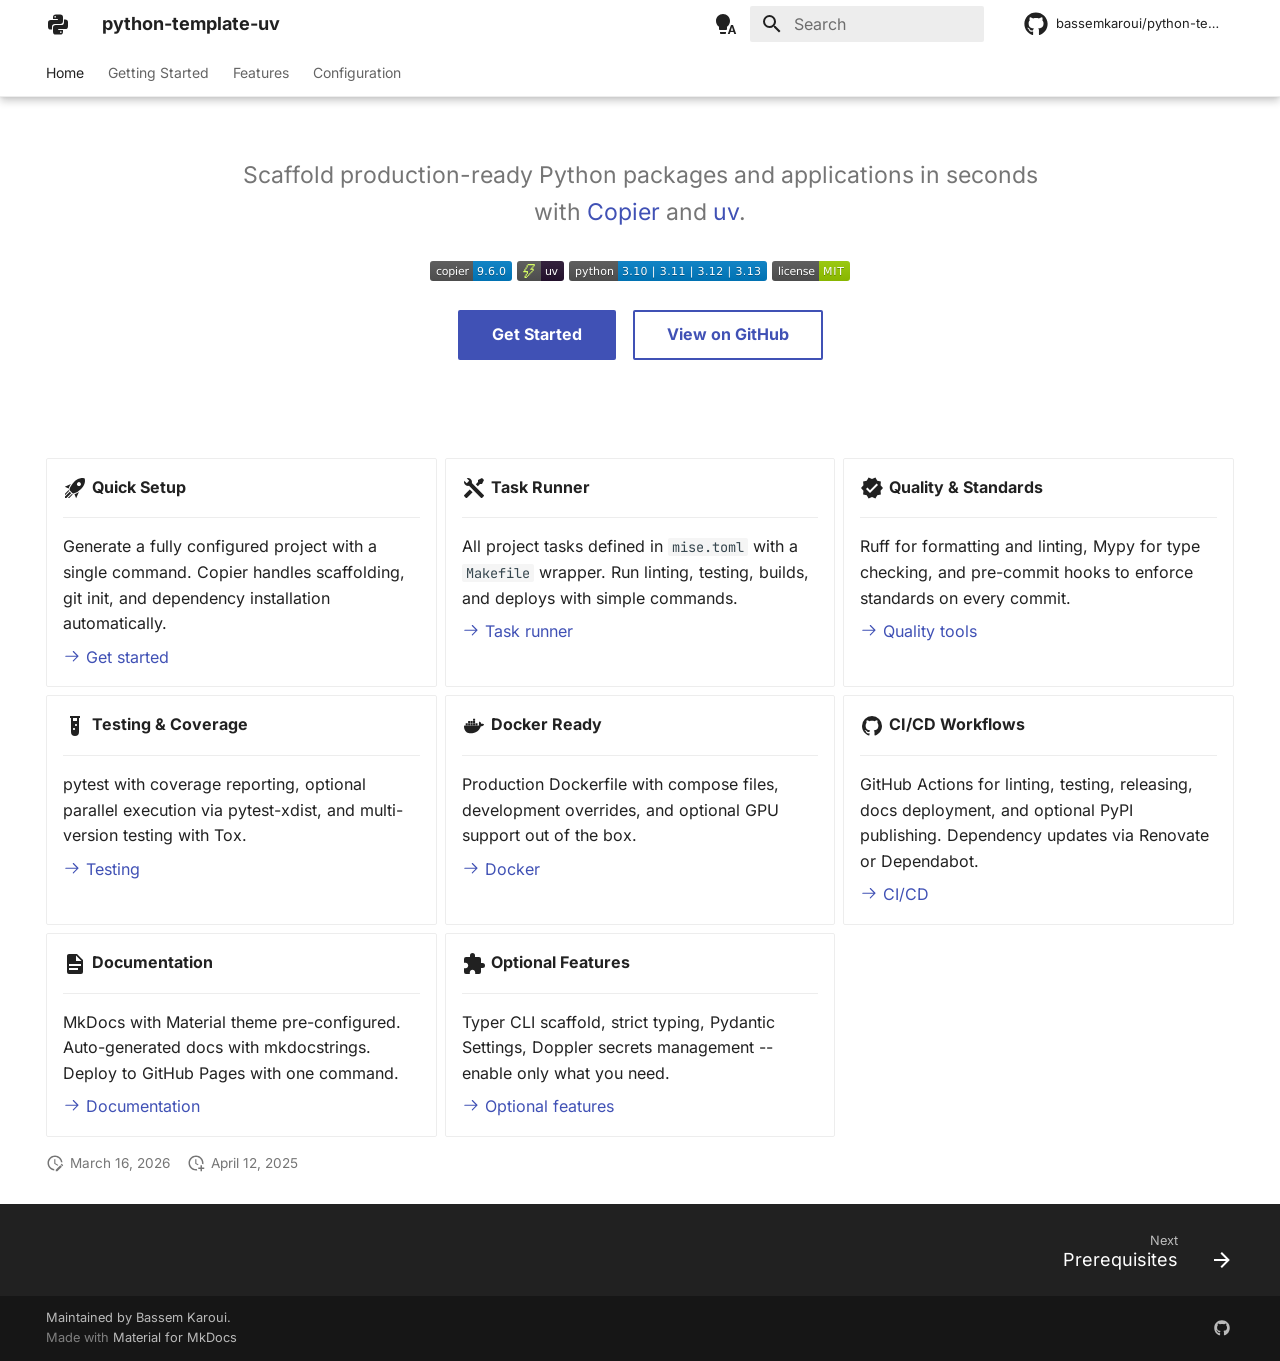
<file: index.html>
<!doctype html><html lang=en class=no-js> <head><meta charset=utf-8><meta name=viewport content="width=device-width,initial-scale=1"><meta name=description content="A Copier-powered template for creating Python packages managed with uv."><meta name=author content="Bassem Karoui"><link href="https://bassemkaroui.github.io/python-template-uv/" rel="canonical"><link href=getting-started/prerequisites/ rel=next><link rel=icon href=assets/images/favicon.png><meta name=generator content="mkdocs-1.6.1, mkdocs-material-9.7.5"><title>python-template-uv - python-template-uv</title><link rel=stylesheet href=assets/stylesheets/main.484c7ddc.min.css><link rel=stylesheet href=assets/stylesheets/palette.ab4e12ef.min.css><link rel="stylesheet" href="assets/external/fonts.googleapis.com/css.56f7ac64.css"><style>:root{--md-text-font:"Inter";--md-code-font:"JetBrains Mono"}</style><link rel=stylesheet href=css/overrides.css><script>__md_scope=new URL(".",location),__md_hash=e=>[...e].reduce(((e,_)=>(e<<5)-e+_.charCodeAt(0)),0),__md_get=(e,_=localStorage,t=__md_scope)=>JSON.parse(_.getItem(t.pathname+"."+e)),__md_set=(e,_,t=localStorage,a=__md_scope)=>{try{t.setItem(a.pathname+"."+e,JSON.stringify(_))}catch(e){}}</script><style>
    .md-header { background: transparent; }
    .md-main__inner { margin-top: 0; }
  </style><meta property=og:type content=website><meta property=og:title content=python-template-uv><meta property=og:description content="A Copier-powered template for creating Python packages managed with uv."><meta property=og:image content=https://bassemkaroui.github.io/python-template-uv/assets/images/social/index.png><meta property=og:image:type content=image/png><meta property=og:image:width content=1200><meta property=og:image:height content=630><meta content=https://bassemkaroui.github.io/python-template-uv/ property=og:url><meta property=twitter:card content=summary_large_image><meta property=twitter:title content=python-template-uv><meta property=twitter:description content="A Copier-powered template for creating Python packages managed with uv."><meta property=twitter:image content=https://bassemkaroui.github.io/python-template-uv/assets/images/social/index.png></head> <body dir=ltr data-md-color-scheme=default data-md-color-primary=indigo data-md-color-accent=indigo> <input class=md-toggle data-md-toggle=drawer type=checkbox id=__drawer autocomplete=off> <input class=md-toggle data-md-toggle=search type=checkbox id=__search autocomplete=off> <label class=md-overlay for=__drawer></label> <div data-md-component=skip> <a href=#a-modern-python-project-template class=md-skip> Skip to content </a> </div> <div data-md-component=announce> </div> <header class="md-header md-header--shadow md-header--lifted" data-md-component=header> <nav class="md-header__inner md-grid" aria-label=Header> <a href=. title=python-template-uv class="md-header__button md-logo" aria-label=python-template-uv data-md-component=logo> <svg xmlns=http://www.w3.org/2000/svg viewbox="0 0 24 24"><path d="M19.14 7.5A2.86 2.86 0 0 1 22 10.36v3.78A2.86 2.86 0 0 1 19.14 17H12c0 .39.32.96.71.96H17v1.68a2.86 2.86 0 0 1-2.86 2.86H9.86A2.86 2.86 0 0 1 7 19.64v-3.75a2.85 2.85 0 0 1 2.86-2.85h5.25a2.85 2.85 0 0 0 2.85-2.86V7.5zm-4.28 11.79c-.4 0-.72.3-.72.89s.32.71.72.71a.71.71 0 0 0 .71-.71c0-.59-.32-.89-.71-.89m-10-1.79A2.86 2.86 0 0 1 2 14.64v-3.78A2.86 2.86 0 0 1 4.86 8H12c0-.39-.32-.96-.71-.96H7V5.36A2.86 2.86 0 0 1 9.86 2.5h4.28A2.86 2.86 0 0 1 17 5.36v3.75a2.85 2.85 0 0 1-2.86 2.85H8.89a2.85 2.85 0 0 0-2.85 2.86v2.68zM9.14 5.71c.4 0 .72-.3.72-.89s-.32-.71-.72-.71c-.39 0-.71.12-.71.71s.32.89.71.89"/></svg> </a> <label class="md-header__button md-icon" for=__drawer> <svg xmlns=http://www.w3.org/2000/svg viewbox="0 0 24 24"><path d="M3 6h18v2H3zm0 5h18v2H3zm0 5h18v2H3z"/></svg> </label> <div class=md-header__title data-md-component=header-title> <div class=md-header__ellipsis> <div class=md-header__topic> <span class=md-ellipsis> python-template-uv </span> </div> <div class=md-header__topic data-md-component=header-topic> <span class=md-ellipsis> python-template-uv </span> </div> </div> </div> <form class=md-header__option data-md-component=palette> <input class=md-option data-md-color-media=(prefers-color-scheme) data-md-color-scheme=default data-md-color-primary=indigo data-md-color-accent=indigo aria-label="Switch to light mode" type=radio name=__palette id=__palette_0> <label class="md-header__button md-icon" title="Switch to light mode" for=__palette_1 hidden> <svg xmlns=http://www.w3.org/2000/svg viewbox="0 0 24 24"><path d="M9 2C5.13 2 2 5.13 2 9c0 2.38 1.19 4.47 3 5.74V17c0 .55.45 1 1 1h6c.55 0 1-.45 1-1v-2.26c1.81-1.27 3-3.36 3-5.74 0-3.87-3.13-7-7-7M6 21c0 .55.45 1 1 1h4c.55 0 1-.45 1-1v-1H6zm13-8h-2l-3.2 9h1.9l.7-2h3.2l.7 2h1.9zm-2.15 5.65L18 15l1.15 3.65z"/></svg> </label> <input class=md-option data-md-color-media="(prefers-color-scheme: light)" data-md-color-scheme=default data-md-color-primary=white data-md-color-accent=deep-orange aria-label="Switch to dark mode" type=radio name=__palette id=__palette_1> <label class="md-header__button md-icon" title="Switch to dark mode" for=__palette_2 hidden> <svg xmlns=http://www.w3.org/2000/svg viewbox="0 0 24 24"><path d="M12 8a4 4 0 0 0-4 4 4 4 0 0 0 4 4 4 4 0 0 0 4-4 4 4 0 0 0-4-4m0 10a6 6 0 0 1-6-6 6 6 0 0 1 6-6 6 6 0 0 1 6 6 6 6 0 0 1-6 6m8-9.31V4h-4.69L12 .69 8.69 4H4v4.69L.69 12 4 15.31V20h4.69L12 23.31 15.31 20H20v-4.69L23.31 12z"/></svg> </label> <input class=md-option data-md-color-media="(prefers-color-scheme: dark)" data-md-color-scheme=slate data-md-color-primary=black data-md-color-accent=deep-orange aria-label="Switch to system preference" type=radio name=__palette id=__palette_2> <label class="md-header__button md-icon" title="Switch to system preference" for=__palette_0 hidden> <svg xmlns=http://www.w3.org/2000/svg viewbox="0 0 24 24"><path d="M12 18c-.89 0-1.74-.2-2.5-.55C11.56 16.5 13 14.42 13 12s-1.44-4.5-3.5-5.45C10.26 6.2 11.11 6 12 6a6 6 0 0 1 6 6 6 6 0 0 1-6 6m8-9.31V4h-4.69L12 .69 8.69 4H4v4.69L.69 12 4 15.31V20h4.69L12 23.31 15.31 20H20v-4.69L23.31 12z"/></svg> </label> </form> <script>var palette=__md_get("__palette");if(palette&&palette.color){if("(prefers-color-scheme)"===palette.color.media){var media=matchMedia("(prefers-color-scheme: light)"),input=document.querySelector(media.matches?"[data-md-color-media='(prefers-color-scheme: light)']":"[data-md-color-media='(prefers-color-scheme: dark)']");palette.color.media=input.getAttribute("data-md-color-media"),palette.color.scheme=input.getAttribute("data-md-color-scheme"),palette.color.primary=input.getAttribute("data-md-color-primary"),palette.color.accent=input.getAttribute("data-md-color-accent")}for(var[key,value]of Object.entries(palette.color))document.body.setAttribute("data-md-color-"+key,value)}</script> <label class="md-header__button md-icon" for=__search> <svg xmlns=http://www.w3.org/2000/svg viewbox="0 0 24 24"><path d="M9.5 3A6.5 6.5 0 0 1 16 9.5c0 1.61-.59 3.09-1.56 4.23l.27.27h.79l5 5-1.5 1.5-5-5v-.79l-.27-.27A6.52 6.52 0 0 1 9.5 16 6.5 6.5 0 0 1 3 9.5 6.5 6.5 0 0 1 9.5 3m0 2C7 5 5 7 5 9.5S7 14 9.5 14 14 12 14 9.5 12 5 9.5 5"/></svg> </label> <div class=md-search data-md-component=search role=dialog> <label class=md-search__overlay for=__search></label> <div class=md-search__inner role=search> <form class=md-search__form name=search> <input type=text class=md-search__input name=query aria-label=Search placeholder=Search autocapitalize=off autocorrect=off autocomplete=off spellcheck=false data-md-component=search-query required> <label class="md-search__icon md-icon" for=__search> <svg xmlns=http://www.w3.org/2000/svg viewbox="0 0 24 24"><path d="M9.5 3A6.5 6.5 0 0 1 16 9.5c0 1.61-.59 3.09-1.56 4.23l.27.27h.79l5 5-1.5 1.5-5-5v-.79l-.27-.27A6.52 6.52 0 0 1 9.5 16 6.5 6.5 0 0 1 3 9.5 6.5 6.5 0 0 1 9.5 3m0 2C7 5 5 7 5 9.5S7 14 9.5 14 14 12 14 9.5 12 5 9.5 5"/></svg> <svg xmlns=http://www.w3.org/2000/svg viewbox="0 0 24 24"><path d="M20 11v2H8l5.5 5.5-1.42 1.42L4.16 12l7.92-7.92L13.5 5.5 8 11z"/></svg> </label> <nav class=md-search__options aria-label=Search> <a href=javascript:void(0) class="md-search__icon md-icon" title=Share aria-label=Share data-clipboard data-clipboard-text data-md-component=search-share tabindex=-1> <svg xmlns=http://www.w3.org/2000/svg viewbox="0 0 24 24"><path d="M18 16.08c-.76 0-1.44.3-1.96.77L8.91 12.7c.05-.23.09-.46.09-.7s-.04-.47-.09-.7l7.05-4.11c.54.5 1.25.81 2.04.81a3 3 0 0 0 3-3 3 3 0 0 0-3-3 3 3 0 0 0-3 3c0 .24.04.47.09.7L8.04 9.81C7.5 9.31 6.79 9 6 9a3 3 0 0 0-3 3 3 3 0 0 0 3 3c.79 0 1.5-.31 2.04-.81l7.12 4.15c-.05.21-.08.43-.08.66 0 1.61 1.31 2.91 2.92 2.91s2.92-1.3 2.92-2.91A2.92 2.92 0 0 0 18 16.08"/></svg> </a> <button type=reset class="md-search__icon md-icon" title=Clear aria-label=Clear tabindex=-1> <svg xmlns=http://www.w3.org/2000/svg viewbox="0 0 24 24"><path d="M19 6.41 17.59 5 12 10.59 6.41 5 5 6.41 10.59 12 5 17.59 6.41 19 12 13.41 17.59 19 19 17.59 13.41 12z"/></svg> </button> </nav> <div class=md-search__suggest data-md-component=search-suggest></div> </form> <div class=md-search__output> <div class=md-search__scrollwrap tabindex=0 data-md-scrollfix> <div class=md-search-result data-md-component=search-result> <div class=md-search-result__meta> Initializing search </div> <ol class=md-search-result__list role=presentation></ol> </div> </div> </div> </div> </div> <div class=md-header__source> <a href="https://github.com/bassemkaroui/python-template-uv" title="Go to repository" class="md-source" data-md-component="source"> <div class="md-source__icon md-icon"> <svg xmlns=http://www.w3.org/2000/svg viewbox="0 0 512 512"><!-- Font Awesome Free 7.1.0 by @fontawesome - https://fontawesome.com License - https://fontawesome.com/license/free (Icons: CC BY 4.0, Fonts: SIL OFL 1.1, Code: MIT License) Copyright 2025 Fonticons, Inc.--><path d="M173.9 397.4c0 2-2.3 3.6-5.2 3.6-3.3.3-5.6-1.3-5.6-3.6 0-2 2.3-3.6 5.2-3.6 3-.3 5.6 1.3 5.6 3.6m-31.1-4.5c-.7 2 1.3 4.3 4.3 4.9 2.6 1 5.6 0 6.2-2s-1.3-4.3-4.3-5.2c-2.6-.7-5.5.3-6.2 2.3m44.2-1.7c-2.9.7-4.9 2.6-4.6 4.9.3 2 2.9 3.3 5.9 2.6 2.9-.7 4.9-2.6 4.6-4.6-.3-1.9-3-3.2-5.9-2.9M252.8 8C114.1 8 8 113.3 8 252c0 110.9 69.8 205.8 169.5 239.2 12.8 2.3 17.3-5.6 17.3-12.1 0-6.2-.3-40.4-.3-61.4 0 0-70 15-84.7-29.8 0 0-11.4-29.1-27.8-36.6 0 0-22.9-15.7 1.6-15.4 0 0 24.9 2 38.6 25.8 21.9 38.6 58.6 27.5 72.9 20.9 2.3-16 8.8-27.1 16-33.7-55.9-6.2-112.3-14.3-112.3-110.5 0-27.5 7.6-41.3 23.6-58.9-2.6-6.5-11.1-33.3 2.6-67.9 20.9-6.5 69 27 69 27 20-5.6 41.5-8.5 62.8-8.5s42.8 2.9 62.8 8.5c0 0 48.1-33.6 69-27 13.7 34.7 5.2 61.4 2.6 67.9 16 17.7 25.8 31.5 25.8 58.9 0 96.5-58.9 104.2-114.8 110.5 9.2 7.9 17 22.9 17 46.4 0 33.7-.3 75.4-.3 83.6 0 6.5 4.6 14.4 17.3 12.1C436.2 457.8 504 362.9 504 252 504 113.3 391.5 8 252.8 8M105.2 352.9c-1.3 1-1 3.3.7 5.2 1.6 1.6 3.9 2.3 5.2 1 1.3-1 1-3.3-.7-5.2-1.6-1.6-3.9-2.3-5.2-1m-10.8-8.1c-.7 1.3.3 2.9 2.3 3.9 1.6 1 3.6.7 4.3-.7.7-1.3-.3-2.9-2.3-3.9-2-.6-3.6-.3-4.3.7m32.4 35.6c-1.6 1.3-1 4.3 1.3 6.2 2.3 2.3 5.2 2.6 6.5 1 1.3-1.3.7-4.3-1.3-6.2-2.2-2.3-5.2-2.6-6.5-1m-11.4-14.7c-1.6 1-1.6 3.6 0 5.9s4.3 3.3 5.6 2.3c1.6-1.3 1.6-3.9 0-6.2-1.4-2.3-4-3.3-5.6-2"/></svg> </div> <div class=md-source__repository> bassemkaroui/python-template-uv </div> </a> </div> </nav> <nav class=md-tabs aria-label=Tabs data-md-component=tabs> <div class=md-grid> <ul class=md-tabs__list> <li class="md-tabs__item md-tabs__item--active"> <a href=. class=md-tabs__link> Home </a> </li> <li class=md-tabs__item> <a href=getting-started/prerequisites/ class=md-tabs__link> Getting Started </a> </li> <li class=md-tabs__item> <a href=features/overview/ class=md-tabs__link> Features </a> </li> <li class=md-tabs__item> <a href=configuration/variables/ class=md-tabs__link> Configuration </a> </li> </ul> </div> </nav> </header> <div class=md-container data-md-component=container> <main class=md-main data-md-component=main> <div class="md-main__inner md-grid"> <div class="md-sidebar md-sidebar--primary" data-md-component=sidebar data-md-type=navigation hidden> <div class=md-sidebar__scrollwrap> <div class=md-sidebar__inner> <nav class="md-nav md-nav--primary md-nav--lifted" aria-label=Navigation data-md-level=0> <label class=md-nav__title for=__drawer> <a href=. title=python-template-uv class="md-nav__button md-logo" aria-label=python-template-uv data-md-component=logo> <svg xmlns=http://www.w3.org/2000/svg viewbox="0 0 24 24"><path d="M19.14 7.5A2.86 2.86 0 0 1 22 10.36v3.78A2.86 2.86 0 0 1 19.14 17H12c0 .39.32.96.71.96H17v1.68a2.86 2.86 0 0 1-2.86 2.86H9.86A2.86 2.86 0 0 1 7 19.64v-3.75a2.85 2.85 0 0 1 2.86-2.85h5.25a2.85 2.85 0 0 0 2.85-2.86V7.5zm-4.28 11.79c-.4 0-.72.3-.72.89s.32.71.72.71a.71.71 0 0 0 .71-.71c0-.59-.32-.89-.71-.89m-10-1.79A2.86 2.86 0 0 1 2 14.64v-3.78A2.86 2.86 0 0 1 4.86 8H12c0-.39-.32-.96-.71-.96H7V5.36A2.86 2.86 0 0 1 9.86 2.5h4.28A2.86 2.86 0 0 1 17 5.36v3.75a2.85 2.85 0 0 1-2.86 2.85H8.89a2.85 2.85 0 0 0-2.85 2.86v2.68zM9.14 5.71c.4 0 .72-.3.72-.89s-.32-.71-.72-.71c-.39 0-.71.12-.71.71s.32.89.71.89"/></svg> </a> python-template-uv </label> <div class=md-nav__source> <a href="https://github.com/bassemkaroui/python-template-uv" title="Go to repository" class="md-source" data-md-component="source"> <div class="md-source__icon md-icon"> <svg xmlns=http://www.w3.org/2000/svg viewbox="0 0 512 512"><!-- Font Awesome Free 7.1.0 by @fontawesome - https://fontawesome.com License - https://fontawesome.com/license/free (Icons: CC BY 4.0, Fonts: SIL OFL 1.1, Code: MIT License) Copyright 2025 Fonticons, Inc.--><path d="M173.9 397.4c0 2-2.3 3.6-5.2 3.6-3.3.3-5.6-1.3-5.6-3.6 0-2 2.3-3.6 5.2-3.6 3-.3 5.6 1.3 5.6 3.6m-31.1-4.5c-.7 2 1.3 4.3 4.3 4.9 2.6 1 5.6 0 6.2-2s-1.3-4.3-4.3-5.2c-2.6-.7-5.5.3-6.2 2.3m44.2-1.7c-2.9.7-4.9 2.6-4.6 4.9.3 2 2.9 3.3 5.9 2.6 2.9-.7 4.9-2.6 4.6-4.6-.3-1.9-3-3.2-5.9-2.9M252.8 8C114.1 8 8 113.3 8 252c0 110.9 69.8 205.8 169.5 239.2 12.8 2.3 17.3-5.6 17.3-12.1 0-6.2-.3-40.4-.3-61.4 0 0-70 15-84.7-29.8 0 0-11.4-29.1-27.8-36.6 0 0-22.9-15.7 1.6-15.4 0 0 24.9 2 38.6 25.8 21.9 38.6 58.6 27.5 72.9 20.9 2.3-16 8.8-27.1 16-33.7-55.9-6.2-112.3-14.3-112.3-110.5 0-27.5 7.6-41.3 23.6-58.9-2.6-6.5-11.1-33.3 2.6-67.9 20.9-6.5 69 27 69 27 20-5.6 41.5-8.5 62.8-8.5s42.8 2.9 62.8 8.5c0 0 48.1-33.6 69-27 13.7 34.7 5.2 61.4 2.6 67.9 16 17.7 25.8 31.5 25.8 58.9 0 96.5-58.9 104.2-114.8 110.5 9.2 7.9 17 22.9 17 46.4 0 33.7-.3 75.4-.3 83.6 0 6.5 4.6 14.4 17.3 12.1C436.2 457.8 504 362.9 504 252 504 113.3 391.5 8 252.8 8M105.2 352.9c-1.3 1-1 3.3.7 5.2 1.6 1.6 3.9 2.3 5.2 1 1.3-1 1-3.3-.7-5.2-1.6-1.6-3.9-2.3-5.2-1m-10.8-8.1c-.7 1.3.3 2.9 2.3 3.9 1.6 1 3.6.7 4.3-.7.7-1.3-.3-2.9-2.3-3.9-2-.6-3.6-.3-4.3.7m32.4 35.6c-1.6 1.3-1 4.3 1.3 6.2 2.3 2.3 5.2 2.6 6.5 1 1.3-1.3.7-4.3-1.3-6.2-2.2-2.3-5.2-2.6-6.5-1m-11.4-14.7c-1.6 1-1.6 3.6 0 5.9s4.3 3.3 5.6 2.3c1.6-1.3 1.6-3.9 0-6.2-1.4-2.3-4-3.3-5.6-2"/></svg> </div> <div class=md-source__repository> bassemkaroui/python-template-uv </div> </a> </div> <ul class=md-nav__list data-md-scrollfix> <li class="md-nav__item md-nav__item--active"> <input class="md-nav__toggle md-toggle" type=checkbox id=__toc> <a href=. class="md-nav__link md-nav__link--active"> <span class=md-ellipsis> Home </span> </a> </li> <li class="md-nav__item md-nav__item--nested"> <input class="md-nav__toggle md-toggle " type=checkbox id=__nav_2> <label class=md-nav__link for=__nav_2 id=__nav_2_label tabindex=0> <span class=md-ellipsis> Getting Started </span> <span class="md-nav__icon md-icon"></span> </label> <nav class=md-nav data-md-level=1 aria-labelledby=__nav_2_label aria-expanded=false> <label class=md-nav__title for=__nav_2> <span class="md-nav__icon md-icon"></span> Getting Started </label> <ul class=md-nav__list data-md-scrollfix> <li class=md-nav__item> <a href=getting-started/prerequisites/ class=md-nav__link> <span class=md-ellipsis> Prerequisites </span> </a> </li> <li class=md-nav__item> <a href=getting-started/quickstart/ class=md-nav__link> <span class=md-ellipsis> Quickstart </span> </a> </li> <li class=md-nav__item> <a href=getting-started/updating/ class=md-nav__link> <span class=md-ellipsis> Updating </span> </a> </li> </ul> </nav> </li> <li class="md-nav__item md-nav__item--nested"> <input class="md-nav__toggle md-toggle " type=checkbox id=__nav_3> <label class=md-nav__link for=__nav_3 id=__nav_3_label tabindex=0> <span class=md-ellipsis> Features </span> <span class="md-nav__icon md-icon"></span> </label> <nav class=md-nav data-md-level=1 aria-labelledby=__nav_3_label aria-expanded=false> <label class=md-nav__title for=__nav_3> <span class="md-nav__icon md-icon"></span> Features </label> <ul class=md-nav__list data-md-scrollfix> <li class=md-nav__item> <a href=features/overview/ class=md-nav__link> <span class=md-ellipsis> Overview </span> </a> </li> <li class=md-nav__item> <a href=features/task-runner/ class=md-nav__link> <span class=md-ellipsis> Task Runner </span> </a> </li> <li class=md-nav__item> <a href=features/quality-tools/ class=md-nav__link> <span class=md-ellipsis> Quality Tools </span> </a> </li> <li class=md-nav__item> <a href=features/testing/ class=md-nav__link> <span class=md-ellipsis> Testing </span> </a> </li> <li class=md-nav__item> <a href=features/documentation/ class=md-nav__link> <span class=md-ellipsis> Documentation </span> </a> </li> <li class=md-nav__item> <a href=features/docker/ class=md-nav__link> <span class=md-ellipsis> Docker </span> </a> </li> <li class=md-nav__item> <a href=features/ci-cd/ class=md-nav__link> <span class=md-ellipsis> CI/CD </span> </a> </li> <li class=md-nav__item> <a href=features/optional/ class=md-nav__link> <span class=md-ellipsis> Optional Features </span> </a> </li> </ul> </nav> </li> <li class="md-nav__item md-nav__item--nested"> <input class="md-nav__toggle md-toggle " type=checkbox id=__nav_4> <label class=md-nav__link for=__nav_4 id=__nav_4_label tabindex=0> <span class=md-ellipsis> Configuration </span> <span class="md-nav__icon md-icon"></span> </label> <nav class=md-nav data-md-level=1 aria-labelledby=__nav_4_label aria-expanded=false> <label class=md-nav__title for=__nav_4> <span class="md-nav__icon md-icon"></span> Configuration </label> <ul class=md-nav__list data-md-scrollfix> <li class=md-nav__item> <a href=configuration/variables/ class=md-nav__link> <span class=md-ellipsis> Template Variables </span> </a> </li> </ul> </nav> </li> </ul> </nav> </div> </div> </div> <div class="md-sidebar md-sidebar--secondary" data-md-component=sidebar data-md-type=toc hidden> <div class=md-sidebar__scrollwrap> <div class=md-sidebar__inner> <nav class="md-nav md-nav--secondary" aria-label="Table of contents"> </nav> </div> </div> </div> <div class=md-content data-md-component=content> <article class="md-content__inner md-typeset"> <style>
  .md-typeset h1 { display: none; }
</style> <div class=hero> <div class=hero-content> <h1 id=a-modern-python-project-template>A modern Python project template <span class="twemoji hero-icon"><svg xmlns=http://www.w3.org/2000/svg viewbox="0 0 24 24"><path d="M19.14 7.5A2.86 2.86 0 0 1 22 10.36v3.78A2.86 2.86 0 0 1 19.14 17H12c0 .39.32.96.71.96H17v1.68a2.86 2.86 0 0 1-2.86 2.86H9.86A2.86 2.86 0 0 1 7 19.64v-3.75a2.85 2.85 0 0 1 2.86-2.85h5.25a2.85 2.85 0 0 0 2.85-2.86V7.5zm-4.28 11.79c-.4 0-.72.3-.72.89s.32.71.72.71a.71.71 0 0 0 .71-.71c0-.59-.32-.89-.71-.89m-10-1.79A2.86 2.86 0 0 1 2 14.64v-3.78A2.86 2.86 0 0 1 4.86 8H12c0-.39-.32-.96-.71-.96H7V5.36A2.86 2.86 0 0 1 9.86 2.5h4.28A2.86 2.86 0 0 1 17 5.36v3.75a2.85 2.85 0 0 1-2.86 2.85H8.89a2.85 2.85 0 0 0-2.85 2.86v2.68zM9.14 5.71c.4 0 .72-.3.72-.89s-.32-.71-.72-.71c-.39 0-.71.12-.71.71s.32.89.71.89"/></svg></span><a class=headerlink href=#a-modern-python-project-template title="Permanent link">&para;</a></h1> <p>Scaffold production-ready Python packages and applications in seconds with <a href="https://copier.readthedocs.io/">Copier</a> and <a href="https://docs.astral.sh/uv/">uv</a>.</p> <p><a href="https://copier.readthedocs.io/"><img alt="Copier Template" src="assets/external/img.shields.io/badge/copier-9.6.0-blue.svg"></a> <a href="https://github.com/astral-sh/uv"><img alt="uv" src="assets/external/img.shields.io/endpoint.d3339b3a.svg"></a> <a href><img alt="Python 3.10-3.13" src="assets/external/img.shields.io/badge/python-3.10 | 3.11 | 3.12 | 3.13-blue.svg"></a> <a href="https://github.com/bassemkaroui/python-template-uv/blob/main/LICENSE"><img alt="License" src="assets/external/img.shields.io/github/license/bassemkaroui/python-template-uv.svg"></a></p> <p><a href=getting-started/quickstart/ class="md-button md-button--primary">Get Started</a> <a class="md-button" href="https://github.com/bassemkaroui/python-template-uv">View on GitHub</a></p> </div> </div> <div class="grid cards"> <ul> <li> <p><span class="twemoji lg middle"><svg xmlns=http://www.w3.org/2000/svg viewbox="0 0 24 24"><path d="m13.13 22.19-1.63-3.83c1.57-.58 3.04-1.36 4.4-2.27zM5.64 12.5l-3.83-1.63 6.1-2.77C7 9.46 6.22 10.93 5.64 12.5M21.61 2.39S16.66.269 11 5.93c-2.19 2.19-3.5 4.6-4.35 6.71-.28.75-.09 1.57.46 2.13l2.13 2.12c.55.56 1.37.74 2.12.46A19.1 19.1 0 0 0 18.07 13c5.66-5.66 3.54-10.61 3.54-10.61m-7.07 7.07c-.78-.78-.78-2.05 0-2.83s2.05-.78 2.83 0c.77.78.78 2.05 0 2.83s-2.05.78-2.83 0m-5.66 7.07-1.41-1.41zM6.24 22l3.64-3.64c-.34-.09-.67-.24-.97-.45L4.83 22zM2 22h1.41l4.77-4.76-1.42-1.41L2 20.59zm0-2.83 4.09-4.08c-.21-.3-.36-.62-.45-.97L2 17.76z"/></svg></span> <strong>Quick Setup</strong></p> <hr> <p>Generate a fully configured project with a single command. Copier handles scaffolding, git init, and dependency installation automatically.</p> <p><a href=getting-started/quickstart/ ><span class=twemoji><svg xmlns=http://www.w3.org/2000/svg viewbox="0 0 24 24"><path d="M13.22 19.03a.75.75 0 0 1 0-1.06L18.19 13H3.75a.75.75 0 0 1 0-1.5h14.44l-4.97-4.97a.749.749 0 0 1 .326-1.275.75.75 0 0 1 .734.215l6.25 6.25a.75.75 0 0 1 0 1.06l-6.25 6.25a.75.75 0 0 1-1.06 0"/></svg></span> Get started</a></p> </li> <li> <p><span class="twemoji lg middle"><svg xmlns=http://www.w3.org/2000/svg viewbox="0 0 24 24"><path d="m21.71 20.29-1.42 1.42a1 1 0 0 1-1.41 0L7 9.85A3.8 3.8 0 0 1 6 10a4 4 0 0 1-3.78-5.3l2.54 2.54.53-.53 1.42-1.42.53-.53L4.7 2.22A4 4 0 0 1 10 6a3.8 3.8 0 0 1-.15 1l11.86 11.88a1 1 0 0 1 0 1.41M2.29 18.88a1 1 0 0 0 0 1.41l1.42 1.42a1 1 0 0 0 1.41 0l5.47-5.46-2.83-2.83M20 2l-4 2v2l-2.17 2.17 2 2L18 8h2l2-4Z"/></svg></span> <strong>Task Runner</strong></p> <hr> <p>All project tasks defined in <code>mise.toml</code> with a <code>Makefile</code> wrapper. Run linting, testing, builds, and deploys with simple commands.</p> <p><a href=features/task-runner/ ><span class=twemoji><svg xmlns=http://www.w3.org/2000/svg viewbox="0 0 24 24"><path d="M13.22 19.03a.75.75 0 0 1 0-1.06L18.19 13H3.75a.75.75 0 0 1 0-1.5h14.44l-4.97-4.97a.749.749 0 0 1 .326-1.275.75.75 0 0 1 .734.215l6.25 6.25a.75.75 0 0 1 0 1.06l-6.25 6.25a.75.75 0 0 1-1.06 0"/></svg></span> Task runner</a></p> </li> <li> <p><span class="twemoji lg middle"><svg xmlns=http://www.w3.org/2000/svg viewbox="0 0 24 24"><path d="m23 12-2.44-2.78.34-3.68-3.61-.82-1.89-3.18L12 3 8.6 1.54 6.71 4.72l-3.61.81.34 3.68L1 12l2.44 2.78-.34 3.69 3.61.82 1.89 3.18L12 21l3.4 1.46 1.89-3.18 3.61-.82-.34-3.68zm-13 5-4-4 1.41-1.41L10 14.17l6.59-6.59L18 9z"/></svg></span> <strong>Quality &amp; Standards</strong></p> <hr> <p>Ruff for formatting and linting, Mypy for type checking, and pre-commit hooks to enforce standards on every commit.</p> <p><a href=features/quality-tools/ ><span class=twemoji><svg xmlns=http://www.w3.org/2000/svg viewbox="0 0 24 24"><path d="M13.22 19.03a.75.75 0 0 1 0-1.06L18.19 13H3.75a.75.75 0 0 1 0-1.5h14.44l-4.97-4.97a.749.749 0 0 1 .326-1.275.75.75 0 0 1 .734.215l6.25 6.25a.75.75 0 0 1 0 1.06l-6.25 6.25a.75.75 0 0 1-1.06 0"/></svg></span> Quality tools</a></p> </li> <li> <p><span class="twemoji lg middle"><svg xmlns=http://www.w3.org/2000/svg viewbox="0 0 24 24"><path d="M7 2v2h1v14a4 4 0 0 0 4 4 4 4 0 0 0 4-4V4h1V2zm4 14c-.6 0-1-.4-1-1s.4-1 1-1 1 .4 1 1-.4 1-1 1m2-4c-.6 0-1-.4-1-1s.4-1 1-1 1 .4 1 1-.4 1-1 1m1-5h-4V4h4z"/></svg></span> <strong>Testing &amp; Coverage</strong></p> <hr> <p>pytest with coverage reporting, optional parallel execution via pytest-xdist, and multi-version testing with Tox.</p> <p><a href=features/testing/ ><span class=twemoji><svg xmlns=http://www.w3.org/2000/svg viewbox="0 0 24 24"><path d="M13.22 19.03a.75.75 0 0 1 0-1.06L18.19 13H3.75a.75.75 0 0 1 0-1.5h14.44l-4.97-4.97a.749.749 0 0 1 .326-1.275.75.75 0 0 1 .734.215l6.25 6.25a.75.75 0 0 1 0 1.06l-6.25 6.25a.75.75 0 0 1-1.06 0"/></svg></span> Testing</a></p> </li> <li> <p><span class="twemoji lg middle"><svg xmlns=http://www.w3.org/2000/svg viewbox="0 0 24 24"><path d="M21.81 10.25c-.06-.04-.56-.43-1.64-.43-.28 0-.56.03-.84.08-.21-1.4-1.38-2.11-1.43-2.14l-.29-.17-.18.27c-.24.36-.43.77-.51 1.19-.2.8-.08 1.56.33 2.21-.49.28-1.29.35-1.46.35H2.62c-.34 0-.62.28-.62.63 0 1.15.18 2.3.58 3.38.45 1.19 1.13 2.07 2 2.61.98.6 2.59.94 4.42.94.79 0 1.61-.07 2.42-.22 1.12-.2 2.2-.59 3.19-1.16A8.3 8.3 0 0 0 16.78 16c1.05-1.17 1.67-2.5 2.12-3.65h.19c1.14 0 1.85-.46 2.24-.85.26-.24.45-.53.59-.87l.08-.24zm-17.96.99h1.76c.08 0 .16-.07.16-.16V9.5c0-.08-.07-.16-.16-.16H3.85c-.09 0-.16.07-.16.16v1.58c.01.09.07.16.16.16m2.43 0h1.76c.08 0 .16-.07.16-.16V9.5c0-.08-.07-.16-.16-.16H6.28c-.09 0-.16.07-.16.16v1.58c.01.09.07.16.16.16m2.47 0h1.75c.1 0 .17-.07.17-.16V9.5c0-.08-.06-.16-.17-.16H8.75c-.08 0-.15.07-.15.16v1.58c0 .09.06.16.15.16m2.44 0h1.77c.08 0 .15-.07.15-.16V9.5c0-.08-.06-.16-.15-.16h-1.77c-.08 0-.15.07-.15.16v1.58c0 .09.07.16.15.16M6.28 9h1.76c.08 0 .16-.09.16-.18V7.25c0-.09-.07-.16-.16-.16H6.28c-.09 0-.16.06-.16.16v1.57c.01.09.07.18.16.18m2.47 0h1.75c.1 0 .17-.09.17-.18V7.25c0-.09-.06-.16-.17-.16H8.75c-.08 0-.15.06-.15.16v1.57c0 .09.06.18.15.18m2.44 0h1.77c.08 0 .15-.09.15-.18V7.25c0-.09-.07-.16-.15-.16h-1.77c-.08 0-.15.06-.15.16v1.57c0 .09.07.18.15.18m0-2.28h1.77c.08 0 .15-.07.15-.16V5c0-.1-.07-.17-.15-.17h-1.77c-.08 0-.15.06-.15.17v1.56c0 .08.07.16.15.16m2.46 4.52h1.76c.09 0 .16-.07.16-.16V9.5c0-.08-.07-.16-.16-.16h-1.76c-.08 0-.15.07-.15.16v1.58c0 .09.07.16.15.16"/></svg></span> <strong>Docker Ready</strong></p> <hr> <p>Production Dockerfile with compose files, development overrides, and optional GPU support out of the box.</p> <p><a href=features/docker/ ><span class=twemoji><svg xmlns=http://www.w3.org/2000/svg viewbox="0 0 24 24"><path d="M13.22 19.03a.75.75 0 0 1 0-1.06L18.19 13H3.75a.75.75 0 0 1 0-1.5h14.44l-4.97-4.97a.749.749 0 0 1 .326-1.275.75.75 0 0 1 .734.215l6.25 6.25a.75.75 0 0 1 0 1.06l-6.25 6.25a.75.75 0 0 1-1.06 0"/></svg></span> Docker</a></p> </li> <li> <p><span class="twemoji lg middle"><svg xmlns=http://www.w3.org/2000/svg viewbox="0 0 24 24"><path d="M12 2A10 10 0 0 0 2 12c0 4.42 2.87 8.17 6.84 9.5.5.08.66-.23.66-.5v-1.69c-2.77.6-3.36-1.34-3.36-1.34-.46-1.16-1.11-1.47-1.11-1.47-.91-.62.07-.6.07-.6 1 .07 1.53 1.03 1.53 1.03.87 1.52 2.34 1.07 2.91.83.09-.65.35-1.09.63-1.34-2.22-.25-4.55-1.11-4.55-4.92 0-1.11.38-2 1.03-2.71-.1-.25-.45-1.29.1-2.64 0 0 .84-.27 2.75 1.02.79-.22 1.65-.33 2.5-.33s1.71.11 2.5.33c1.91-1.29 2.75-1.02 2.75-1.02.55 1.35.2 2.39.1 2.64.65.71 1.03 1.6 1.03 2.71 0 3.82-2.34 4.66-4.57 4.91.36.31.69.92.69 1.85V21c0 .27.16.59.67.5C19.14 20.16 22 16.42 22 12A10 10 0 0 0 12 2"/></svg></span> <strong>CI/CD Workflows</strong></p> <hr> <p>GitHub Actions for linting, testing, releasing, docs deployment, and optional PyPI publishing. Dependency updates via Renovate or Dependabot.</p> <p><a href=features/ci-cd/ ><span class=twemoji><svg xmlns=http://www.w3.org/2000/svg viewbox="0 0 24 24"><path d="M13.22 19.03a.75.75 0 0 1 0-1.06L18.19 13H3.75a.75.75 0 0 1 0-1.5h14.44l-4.97-4.97a.749.749 0 0 1 .326-1.275.75.75 0 0 1 .734.215l6.25 6.25a.75.75 0 0 1 0 1.06l-6.25 6.25a.75.75 0 0 1-1.06 0"/></svg></span> CI/CD</a></p> </li> <li> <p><span class="twemoji lg middle"><svg xmlns=http://www.w3.org/2000/svg viewbox="0 0 24 24"><path d="M13 9h5.5L13 3.5zM6 2h8l6 6v12a2 2 0 0 1-2 2H6a2 2 0 0 1-2-2V4c0-1.11.89-2 2-2m9 16v-2H6v2zm3-4v-2H6v2z"/></svg></span> <strong>Documentation</strong></p> <hr> <p>MkDocs with Material theme pre-configured. Auto-generated docs with mkdocstrings. Deploy to GitHub Pages with one command.</p> <p><a href=features/documentation/ ><span class=twemoji><svg xmlns=http://www.w3.org/2000/svg viewbox="0 0 24 24"><path d="M13.22 19.03a.75.75 0 0 1 0-1.06L18.19 13H3.75a.75.75 0 0 1 0-1.5h14.44l-4.97-4.97a.749.749 0 0 1 .326-1.275.75.75 0 0 1 .734.215l6.25 6.25a.75.75 0 0 1 0 1.06l-6.25 6.25a.75.75 0 0 1-1.06 0"/></svg></span> Documentation</a></p> </li> <li> <p><span class="twemoji lg middle"><svg xmlns=http://www.w3.org/2000/svg viewbox="0 0 24 24"><path d="M20.5 11H19V7a2 2 0 0 0-2-2h-4V3.5A2.5 2.5 0 0 0 10.5 1 2.5 2.5 0 0 0 8 3.5V5H4a2 2 0 0 0-2 2v3.8h1.5c1.5 0 2.7 1.2 2.7 2.7S5 16.2 3.5 16.2H2V20a2 2 0 0 0 2 2h3.8v-1.5c0-1.5 1.2-2.7 2.7-2.7s2.7 1.2 2.7 2.7V22H17a2 2 0 0 0 2-2v-4h1.5a2.5 2.5 0 0 0 2.5-2.5 2.5 2.5 0 0 0-2.5-2.5"/></svg></span> <strong>Optional Features</strong></p> <hr> <p>Typer CLI scaffold, strict typing, Pydantic Settings, Doppler secrets management -- enable only what you need.</p> <p><a href=features/optional/ ><span class=twemoji><svg xmlns=http://www.w3.org/2000/svg viewbox="0 0 24 24"><path d="M13.22 19.03a.75.75 0 0 1 0-1.06L18.19 13H3.75a.75.75 0 0 1 0-1.5h14.44l-4.97-4.97a.749.749 0 0 1 .326-1.275.75.75 0 0 1 .734.215l6.25 6.25a.75.75 0 0 1 0 1.06l-6.25 6.25a.75.75 0 0 1-1.06 0"/></svg></span> Optional features</a></p> </li> </ul> </div> <aside class=md-source-file> <span class=md-source-file__fact> <span class=md-icon title="Last update"> <svg xmlns=http://www.w3.org/2000/svg viewbox="0 0 24 24"><path d="M21 13.1c-.1 0-.3.1-.4.2l-1 1 2.1 2.1 1-1c.2-.2.2-.6 0-.8l-1.3-1.3c-.1-.1-.2-.2-.4-.2m-1.9 1.8-6.1 6V23h2.1l6.1-6.1zM12.5 7v5.2l4 2.4-1 1L11 13V7zM11 21.9c-5.1-.5-9-4.8-9-9.9C2 6.5 6.5 2 12 2c5.3 0 9.6 4.1 10 9.3-.3-.1-.6-.2-1-.2s-.7.1-1 .2C19.6 7.2 16.2 4 12 4c-4.4 0-8 3.6-8 8 0 4.1 3.1 7.5 7.1 7.9l-.1.2z"/></svg> </span> <span class="git-revision-date-localized-plugin git-revision-date-localized-plugin-date" title="March 16, 2026 11:54:11 UTC">March 16, 2026</span> </span> <span class=md-source-file__fact> <span class=md-icon title=Created> <svg xmlns=http://www.w3.org/2000/svg viewbox="0 0 24 24"><path d="M14.47 15.08 11 13V7h1.5v5.25l3.08 1.83c-.41.28-.79.62-1.11 1m-1.39 4.84c-.36.05-.71.08-1.08.08-4.42 0-8-3.58-8-8s3.58-8 8-8 8 3.58 8 8c0 .37-.03.72-.08 1.08.69.1 1.33.32 1.92.64.1-.56.16-1.13.16-1.72 0-5.5-4.5-10-10-10S2 6.5 2 12s4.47 10 10 10c.59 0 1.16-.06 1.72-.16-.32-.59-.54-1.23-.64-1.92M18 15v3h-3v2h3v3h2v-3h3v-2h-3v-3z"/></svg> </span> <span class="git-revision-date-localized-plugin git-revision-date-localized-plugin-date" title="April 12, 2025 21:39:57 UTC">April 12, 2025</span> </span> </aside> </article> </div> <script>var tabs=__md_get("__tabs");if(Array.isArray(tabs))e:for(var set of document.querySelectorAll(".tabbed-set")){var labels=set.querySelector(".tabbed-labels");for(var tab of tabs)for(var label of labels.getElementsByTagName("label"))if(label.innerText.trim()===tab){var input=document.getElementById(label.htmlFor);input.checked=!0;continue e}}</script> <script>var target=document.getElementById(location.hash.slice(1));target&&target.name&&(target.checked=target.name.startsWith("__tabbed_"))</script> </div> <button type=button class="md-top md-icon" data-md-component=top hidden> <svg xmlns=http://www.w3.org/2000/svg viewbox="0 0 24 24"><path d="M13 20h-2V8l-5.5 5.5-1.42-1.42L12 4.16l7.92 7.92-1.42 1.42L13 8z"/></svg> Back to top </button> </main> <footer class=md-footer> <nav class="md-footer__inner md-grid" aria-label=Footer> <a href=getting-started/prerequisites/ class="md-footer__link md-footer__link--next" aria-label="Next: Prerequisites"> <div class=md-footer__title> <span class=md-footer__direction> Next </span> <div class=md-ellipsis> Prerequisites </div> </div> <div class="md-footer__button md-icon"> <svg xmlns=http://www.w3.org/2000/svg viewbox="0 0 24 24"><path d="M4 11v2h12l-5.5 5.5 1.42 1.42L19.84 12l-7.92-7.92L10.5 5.5 16 11z"/></svg> </div> </a> </nav> <div class="md-footer-meta md-typeset"> <div class="md-footer-meta__inner md-grid"> <div class=md-copyright> <div class=md-copyright__highlight> Maintained by <a href="https://github.com/bassemkaroui">Bassem Karoui</a>. </div> Made with <a href="https://squidfunk.github.io/mkdocs-material/" target="_blank" rel="noopener"> Material for MkDocs </a> </div> <div class=md-social> <a href="https://github.com/bassemkaroui/python-template-uv" target="_blank" rel="noopener" title="github.com" class="md-social__link"> <svg xmlns=http://www.w3.org/2000/svg viewbox="0 0 512 512"><!-- Font Awesome Free 7.1.0 by @fontawesome - https://fontawesome.com License - https://fontawesome.com/license/free (Icons: CC BY 4.0, Fonts: SIL OFL 1.1, Code: MIT License) Copyright 2025 Fonticons, Inc.--><path d="M173.9 397.4c0 2-2.3 3.6-5.2 3.6-3.3.3-5.6-1.3-5.6-3.6 0-2 2.3-3.6 5.2-3.6 3-.3 5.6 1.3 5.6 3.6m-31.1-4.5c-.7 2 1.3 4.3 4.3 4.9 2.6 1 5.6 0 6.2-2s-1.3-4.3-4.3-5.2c-2.6-.7-5.5.3-6.2 2.3m44.2-1.7c-2.9.7-4.9 2.6-4.6 4.9.3 2 2.9 3.3 5.9 2.6 2.9-.7 4.9-2.6 4.6-4.6-.3-1.9-3-3.2-5.9-2.9M252.8 8C114.1 8 8 113.3 8 252c0 110.9 69.8 205.8 169.5 239.2 12.8 2.3 17.3-5.6 17.3-12.1 0-6.2-.3-40.4-.3-61.4 0 0-70 15-84.7-29.8 0 0-11.4-29.1-27.8-36.6 0 0-22.9-15.7 1.6-15.4 0 0 24.9 2 38.6 25.8 21.9 38.6 58.6 27.5 72.9 20.9 2.3-16 8.8-27.1 16-33.7-55.9-6.2-112.3-14.3-112.3-110.5 0-27.5 7.6-41.3 23.6-58.9-2.6-6.5-11.1-33.3 2.6-67.9 20.9-6.5 69 27 69 27 20-5.6 41.5-8.5 62.8-8.5s42.8 2.9 62.8 8.5c0 0 48.1-33.6 69-27 13.7 34.7 5.2 61.4 2.6 67.9 16 17.7 25.8 31.5 25.8 58.9 0 96.5-58.9 104.2-114.8 110.5 9.2 7.9 17 22.9 17 46.4 0 33.7-.3 75.4-.3 83.6 0 6.5 4.6 14.4 17.3 12.1C436.2 457.8 504 362.9 504 252 504 113.3 391.5 8 252.8 8M105.2 352.9c-1.3 1-1 3.3.7 5.2 1.6 1.6 3.9 2.3 5.2 1 1.3-1 1-3.3-.7-5.2-1.6-1.6-3.9-2.3-5.2-1m-10.8-8.1c-.7 1.3.3 2.9 2.3 3.9 1.6 1 3.6.7 4.3-.7.7-1.3-.3-2.9-2.3-3.9-2-.6-3.6-.3-4.3.7m32.4 35.6c-1.6 1.3-1 4.3 1.3 6.2 2.3 2.3 5.2 2.6 6.5 1 1.3-1.3.7-4.3-1.3-6.2-2.2-2.3-5.2-2.6-6.5-1m-11.4-14.7c-1.6 1-1.6 3.6 0 5.9s4.3 3.3 5.6 2.3c1.6-1.3 1.6-3.9 0-6.2-1.4-2.3-4-3.3-5.6-2"/></svg> </a> </div> </div> </div> </footer> </div> <div class=md-dialog data-md-component=dialog> <div class="md-dialog__inner md-typeset"></div> </div> <div class=md-progress data-md-component=progress role=progressbar></div> <script id=__config type=application/json>{"annotate": null, "base": ".", "features": ["navigation.footer", "navigation.indexes", "navigation.instant", "navigation.instant.prefetch", "navigation.instant.progress", "navigation.path", "navigation.tabs", "navigation.tabs.sticky", "navigation.top", "navigation.tracking", "toc.follow", "search.suggest", "search.share", "search.highlight", "content.tabs.link", "content.code.annotate", "content.code.copy", "content.tooltips", "content.footnote.tooltips"], "search": "assets/javascripts/workers/search.2c215733.min.js", "tags": null, "translations": {"clipboard.copied": "Copied to clipboard", "clipboard.copy": "Copy to clipboard", "search.result.more.one": "1 more on this page", "search.result.more.other": "# more on this page", "search.result.none": "No matching documents", "search.result.one": "1 matching document", "search.result.other": "# matching documents", "search.result.placeholder": "Type to start searching", "search.result.term.missing": "Missing", "select.version": "Select version"}, "version": null}</script> <script src=assets/javascripts/bundle.79ae519e.min.js></script> </body> </html>
</file>
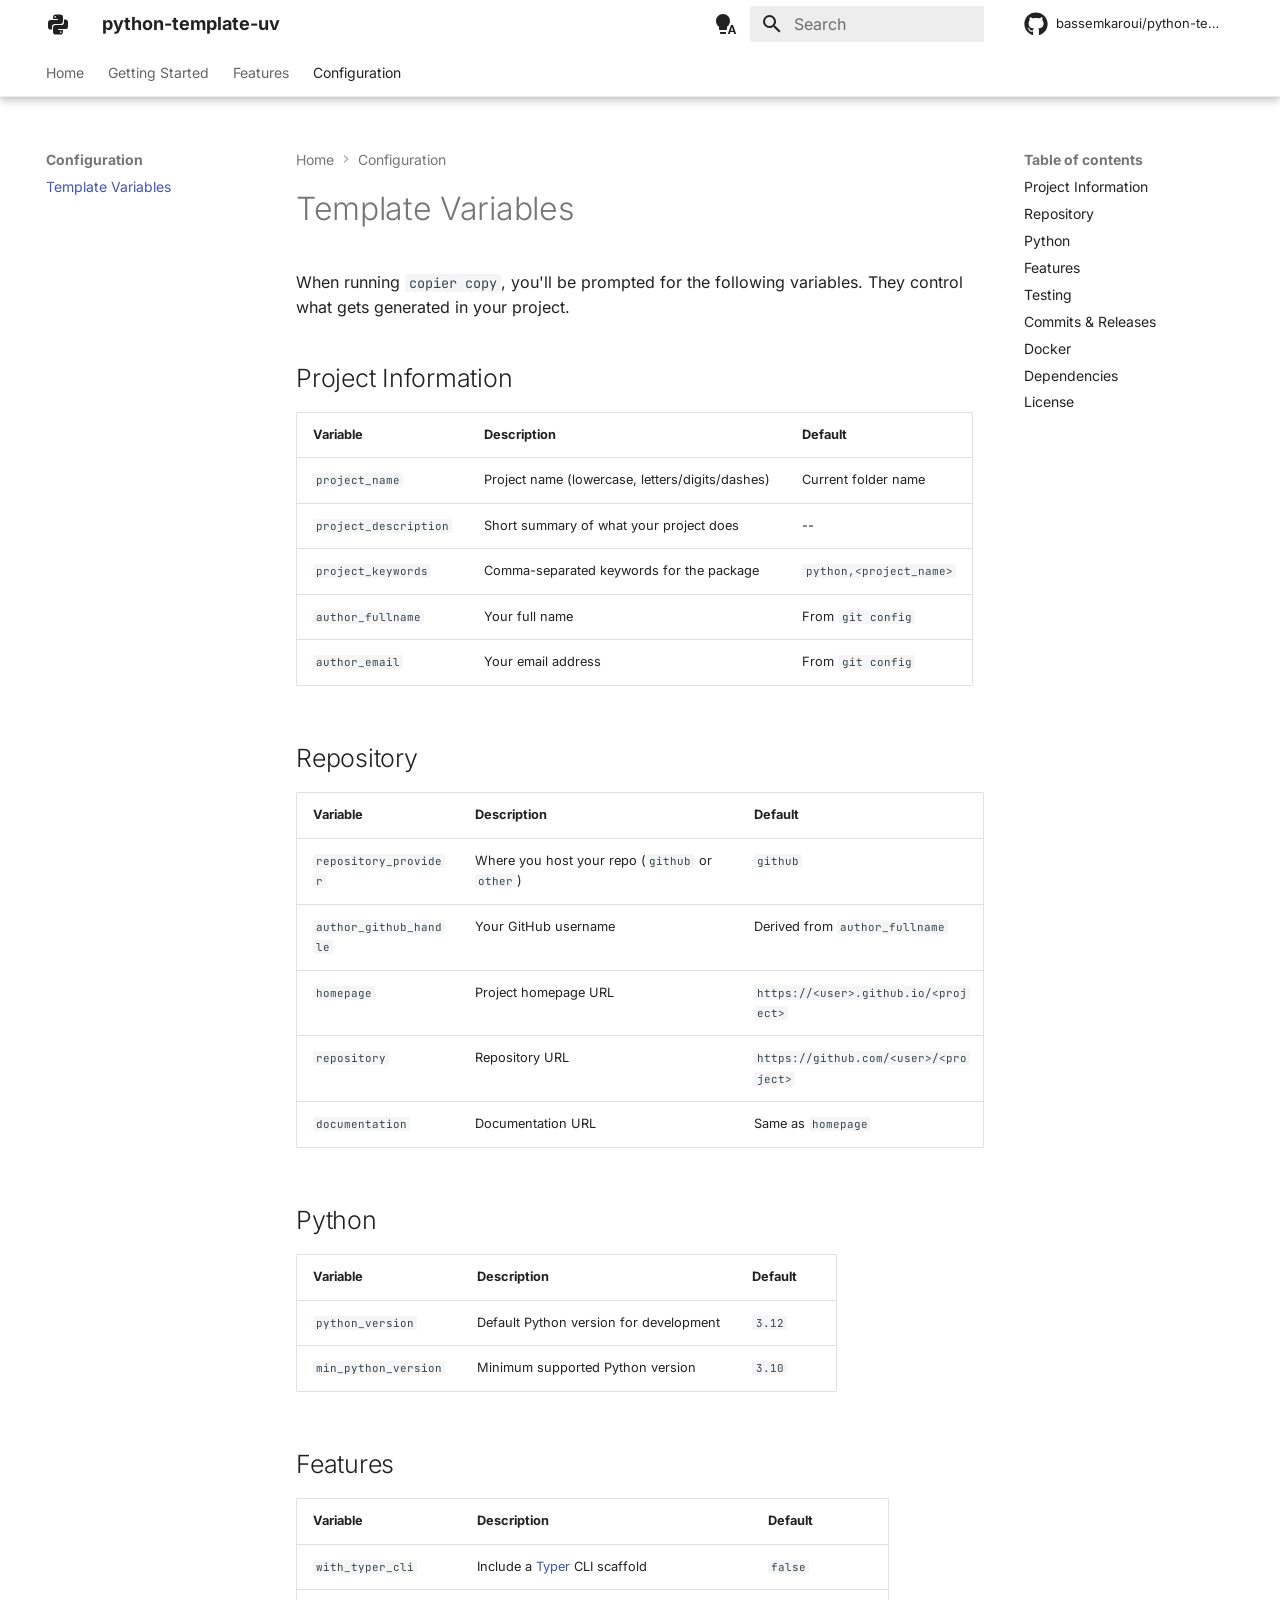
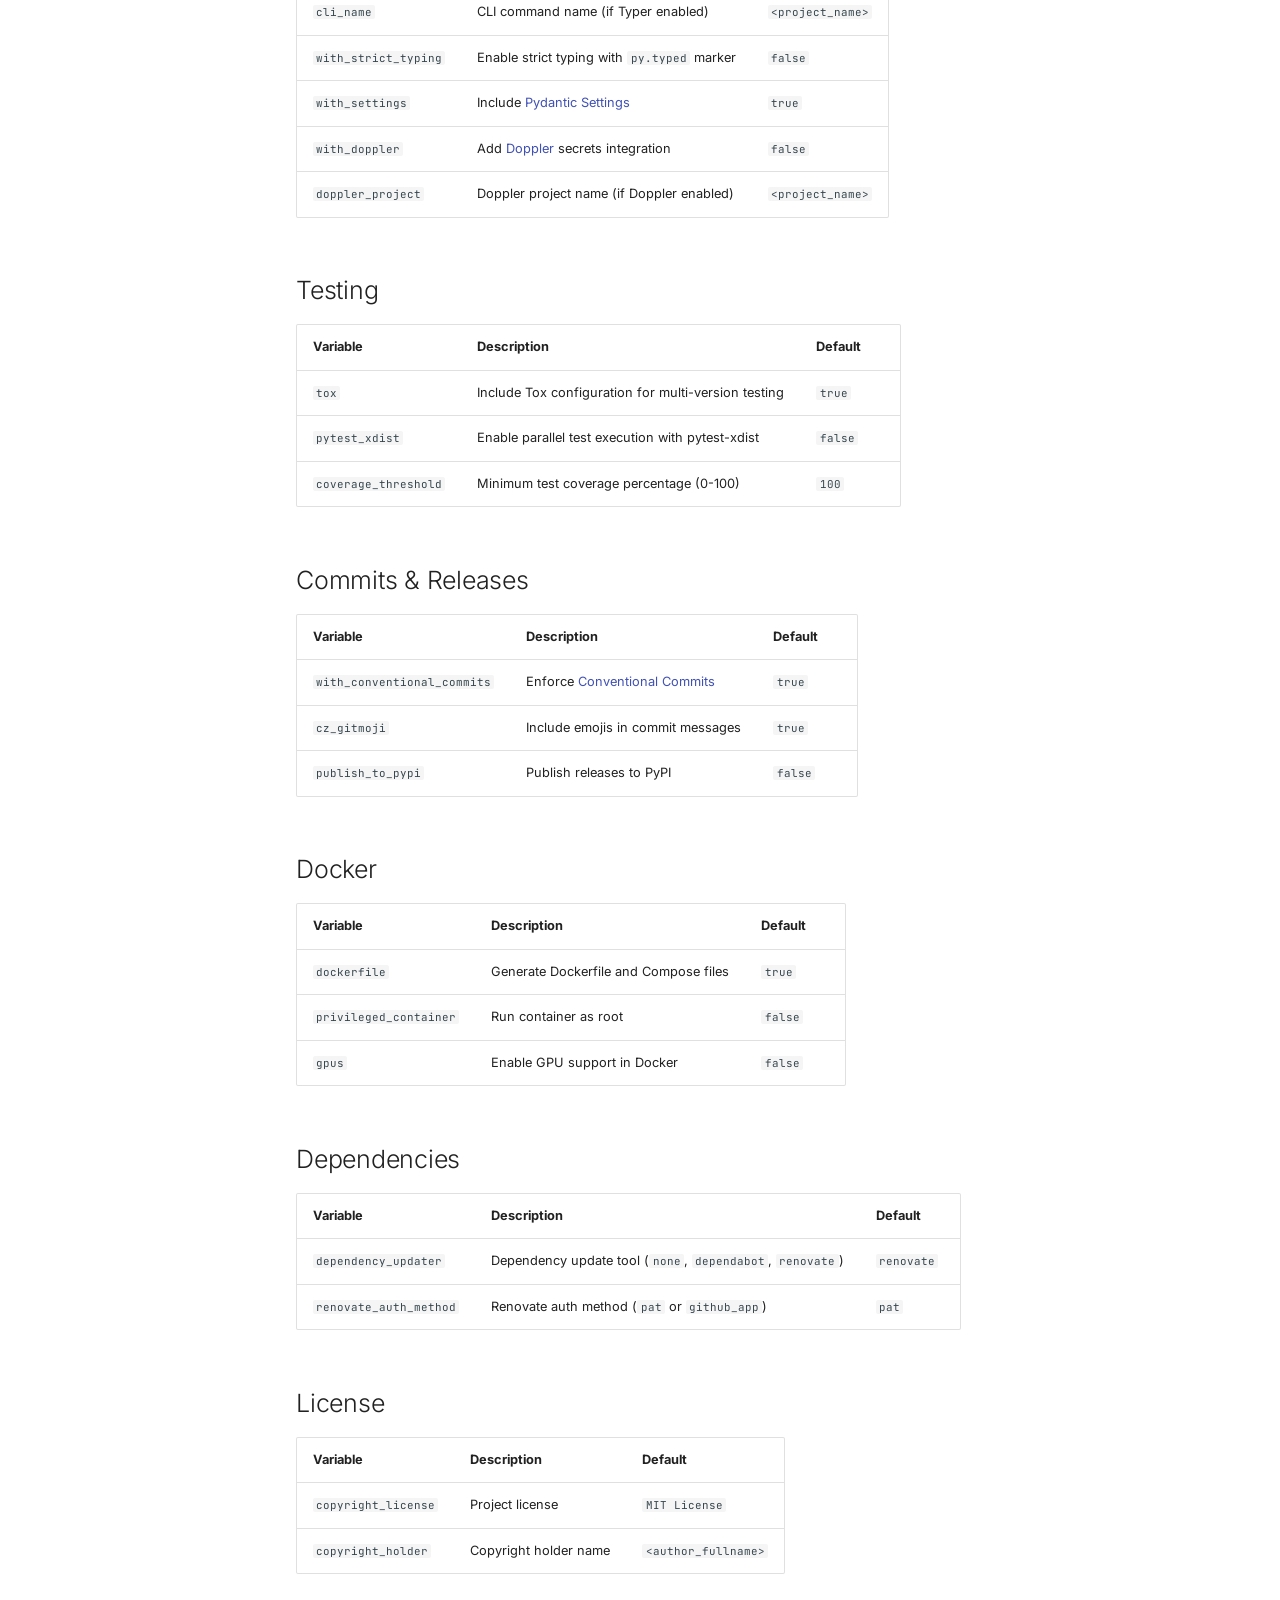
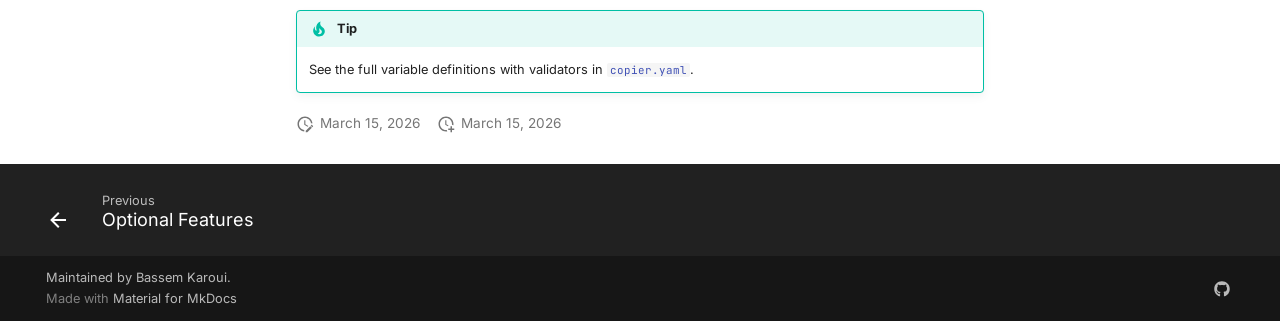
<file: configuration/variables/index.html>
<!doctype html><html lang=en class=no-js> <head><meta charset=utf-8><meta name=viewport content="width=device-width,initial-scale=1"><meta name=description content="A Copier-powered template for creating Python packages managed with uv."><meta name=author content="Bassem Karoui"><link href="https://bassemkaroui.github.io/python-template-uv/configuration/variables/" rel="canonical"><link href=../../features/optional/ rel=prev><link rel=icon href=../../assets/images/favicon.png><meta name=generator content="mkdocs-1.6.1, mkdocs-material-9.7.5"><title>Template Variables - python-template-uv</title><link rel=stylesheet href=../../assets/stylesheets/main.484c7ddc.min.css><link rel=stylesheet href=../../assets/stylesheets/palette.ab4e12ef.min.css><link rel="stylesheet" href="../../assets/external/fonts.googleapis.com/css.56f7ac64.css"><style>:root{--md-text-font:"Inter";--md-code-font:"JetBrains Mono"}</style><link rel=stylesheet href=../../css/overrides.css><script>__md_scope=new URL("../..",location),__md_hash=e=>[...e].reduce(((e,_)=>(e<<5)-e+_.charCodeAt(0)),0),__md_get=(e,_=localStorage,t=__md_scope)=>JSON.parse(_.getItem(t.pathname+"."+e)),__md_set=(e,_,t=localStorage,a=__md_scope)=>{try{t.setItem(a.pathname+"."+e,JSON.stringify(_))}catch(e){}}</script><meta property=og:type content=website><meta property=og:title content="Template Variables - python-template-uv"><meta property=og:description content="A Copier-powered template for creating Python packages managed with uv."><meta property=og:image content=https://bassemkaroui.github.io/python-template-uv/assets/images/social/configuration/variables.png><meta property=og:image:type content=image/png><meta property=og:image:width content=1200><meta property=og:image:height content=630><meta content=https://bassemkaroui.github.io/python-template-uv/configuration/variables/ property=og:url><meta property=twitter:card content=summary_large_image><meta property=twitter:title content="Template Variables - python-template-uv"><meta property=twitter:description content="A Copier-powered template for creating Python packages managed with uv."><meta property=twitter:image content=https://bassemkaroui.github.io/python-template-uv/assets/images/social/configuration/variables.png></head> <body dir=ltr data-md-color-scheme=default data-md-color-primary=indigo data-md-color-accent=indigo> <input class=md-toggle data-md-toggle=drawer type=checkbox id=__drawer autocomplete=off> <input class=md-toggle data-md-toggle=search type=checkbox id=__search autocomplete=off> <label class=md-overlay for=__drawer></label> <div data-md-component=skip> <a href=#template-variables class=md-skip> Skip to content </a> </div> <div data-md-component=announce> </div> <header class="md-header md-header--shadow md-header--lifted" data-md-component=header> <nav class="md-header__inner md-grid" aria-label=Header> <a href=../.. title=python-template-uv class="md-header__button md-logo" aria-label=python-template-uv data-md-component=logo> <svg xmlns=http://www.w3.org/2000/svg viewbox="0 0 24 24"><path d="M19.14 7.5A2.86 2.86 0 0 1 22 10.36v3.78A2.86 2.86 0 0 1 19.14 17H12c0 .39.32.96.71.96H17v1.68a2.86 2.86 0 0 1-2.86 2.86H9.86A2.86 2.86 0 0 1 7 19.64v-3.75a2.85 2.85 0 0 1 2.86-2.85h5.25a2.85 2.85 0 0 0 2.85-2.86V7.5zm-4.28 11.79c-.4 0-.72.3-.72.89s.32.71.72.71a.71.71 0 0 0 .71-.71c0-.59-.32-.89-.71-.89m-10-1.79A2.86 2.86 0 0 1 2 14.64v-3.78A2.86 2.86 0 0 1 4.86 8H12c0-.39-.32-.96-.71-.96H7V5.36A2.86 2.86 0 0 1 9.86 2.5h4.28A2.86 2.86 0 0 1 17 5.36v3.75a2.85 2.85 0 0 1-2.86 2.85H8.89a2.85 2.85 0 0 0-2.85 2.86v2.68zM9.14 5.71c.4 0 .72-.3.72-.89s-.32-.71-.72-.71c-.39 0-.71.12-.71.71s.32.89.71.89"/></svg> </a> <label class="md-header__button md-icon" for=__drawer> <svg xmlns=http://www.w3.org/2000/svg viewbox="0 0 24 24"><path d="M3 6h18v2H3zm0 5h18v2H3zm0 5h18v2H3z"/></svg> </label> <div class=md-header__title data-md-component=header-title> <div class=md-header__ellipsis> <div class=md-header__topic> <span class=md-ellipsis> python-template-uv </span> </div> <div class=md-header__topic data-md-component=header-topic> <span class=md-ellipsis> Template Variables </span> </div> </div> </div> <form class=md-header__option data-md-component=palette> <input class=md-option data-md-color-media=(prefers-color-scheme) data-md-color-scheme=default data-md-color-primary=indigo data-md-color-accent=indigo aria-label="Switch to light mode" type=radio name=__palette id=__palette_0> <label class="md-header__button md-icon" title="Switch to light mode" for=__palette_1 hidden> <svg xmlns=http://www.w3.org/2000/svg viewbox="0 0 24 24"><path d="M9 2C5.13 2 2 5.13 2 9c0 2.38 1.19 4.47 3 5.74V17c0 .55.45 1 1 1h6c.55 0 1-.45 1-1v-2.26c1.81-1.27 3-3.36 3-5.74 0-3.87-3.13-7-7-7M6 21c0 .55.45 1 1 1h4c.55 0 1-.45 1-1v-1H6zm13-8h-2l-3.2 9h1.9l.7-2h3.2l.7 2h1.9zm-2.15 5.65L18 15l1.15 3.65z"/></svg> </label> <input class=md-option data-md-color-media="(prefers-color-scheme: light)" data-md-color-scheme=default data-md-color-primary=white data-md-color-accent=deep-orange aria-label="Switch to dark mode" type=radio name=__palette id=__palette_1> <label class="md-header__button md-icon" title="Switch to dark mode" for=__palette_2 hidden> <svg xmlns=http://www.w3.org/2000/svg viewbox="0 0 24 24"><path d="M12 8a4 4 0 0 0-4 4 4 4 0 0 0 4 4 4 4 0 0 0 4-4 4 4 0 0 0-4-4m0 10a6 6 0 0 1-6-6 6 6 0 0 1 6-6 6 6 0 0 1 6 6 6 6 0 0 1-6 6m8-9.31V4h-4.69L12 .69 8.69 4H4v4.69L.69 12 4 15.31V20h4.69L12 23.31 15.31 20H20v-4.69L23.31 12z"/></svg> </label> <input class=md-option data-md-color-media="(prefers-color-scheme: dark)" data-md-color-scheme=slate data-md-color-primary=black data-md-color-accent=deep-orange aria-label="Switch to system preference" type=radio name=__palette id=__palette_2> <label class="md-header__button md-icon" title="Switch to system preference" for=__palette_0 hidden> <svg xmlns=http://www.w3.org/2000/svg viewbox="0 0 24 24"><path d="M12 18c-.89 0-1.74-.2-2.5-.55C11.56 16.5 13 14.42 13 12s-1.44-4.5-3.5-5.45C10.26 6.2 11.11 6 12 6a6 6 0 0 1 6 6 6 6 0 0 1-6 6m8-9.31V4h-4.69L12 .69 8.69 4H4v4.69L.69 12 4 15.31V20h4.69L12 23.31 15.31 20H20v-4.69L23.31 12z"/></svg> </label> </form> <script>var palette=__md_get("__palette");if(palette&&palette.color){if("(prefers-color-scheme)"===palette.color.media){var media=matchMedia("(prefers-color-scheme: light)"),input=document.querySelector(media.matches?"[data-md-color-media='(prefers-color-scheme: light)']":"[data-md-color-media='(prefers-color-scheme: dark)']");palette.color.media=input.getAttribute("data-md-color-media"),palette.color.scheme=input.getAttribute("data-md-color-scheme"),palette.color.primary=input.getAttribute("data-md-color-primary"),palette.color.accent=input.getAttribute("data-md-color-accent")}for(var[key,value]of Object.entries(palette.color))document.body.setAttribute("data-md-color-"+key,value)}</script> <label class="md-header__button md-icon" for=__search> <svg xmlns=http://www.w3.org/2000/svg viewbox="0 0 24 24"><path d="M9.5 3A6.5 6.5 0 0 1 16 9.5c0 1.61-.59 3.09-1.56 4.23l.27.27h.79l5 5-1.5 1.5-5-5v-.79l-.27-.27A6.52 6.52 0 0 1 9.5 16 6.5 6.5 0 0 1 3 9.5 6.5 6.5 0 0 1 9.5 3m0 2C7 5 5 7 5 9.5S7 14 9.5 14 14 12 14 9.5 12 5 9.5 5"/></svg> </label> <div class=md-search data-md-component=search role=dialog> <label class=md-search__overlay for=__search></label> <div class=md-search__inner role=search> <form class=md-search__form name=search> <input type=text class=md-search__input name=query aria-label=Search placeholder=Search autocapitalize=off autocorrect=off autocomplete=off spellcheck=false data-md-component=search-query required> <label class="md-search__icon md-icon" for=__search> <svg xmlns=http://www.w3.org/2000/svg viewbox="0 0 24 24"><path d="M9.5 3A6.5 6.5 0 0 1 16 9.5c0 1.61-.59 3.09-1.56 4.23l.27.27h.79l5 5-1.5 1.5-5-5v-.79l-.27-.27A6.52 6.52 0 0 1 9.5 16 6.5 6.5 0 0 1 3 9.5 6.5 6.5 0 0 1 9.5 3m0 2C7 5 5 7 5 9.5S7 14 9.5 14 14 12 14 9.5 12 5 9.5 5"/></svg> <svg xmlns=http://www.w3.org/2000/svg viewbox="0 0 24 24"><path d="M20 11v2H8l5.5 5.5-1.42 1.42L4.16 12l7.92-7.92L13.5 5.5 8 11z"/></svg> </label> <nav class=md-search__options aria-label=Search> <a href=javascript:void(0) class="md-search__icon md-icon" title=Share aria-label=Share data-clipboard data-clipboard-text data-md-component=search-share tabindex=-1> <svg xmlns=http://www.w3.org/2000/svg viewbox="0 0 24 24"><path d="M18 16.08c-.76 0-1.44.3-1.96.77L8.91 12.7c.05-.23.09-.46.09-.7s-.04-.47-.09-.7l7.05-4.11c.54.5 1.25.81 2.04.81a3 3 0 0 0 3-3 3 3 0 0 0-3-3 3 3 0 0 0-3 3c0 .24.04.47.09.7L8.04 9.81C7.5 9.31 6.79 9 6 9a3 3 0 0 0-3 3 3 3 0 0 0 3 3c.79 0 1.5-.31 2.04-.81l7.12 4.15c-.05.21-.08.43-.08.66 0 1.61 1.31 2.91 2.92 2.91s2.92-1.3 2.92-2.91A2.92 2.92 0 0 0 18 16.08"/></svg> </a> <button type=reset class="md-search__icon md-icon" title=Clear aria-label=Clear tabindex=-1> <svg xmlns=http://www.w3.org/2000/svg viewbox="0 0 24 24"><path d="M19 6.41 17.59 5 12 10.59 6.41 5 5 6.41 10.59 12 5 17.59 6.41 19 12 13.41 17.59 19 19 17.59 13.41 12z"/></svg> </button> </nav> <div class=md-search__suggest data-md-component=search-suggest></div> </form> <div class=md-search__output> <div class=md-search__scrollwrap tabindex=0 data-md-scrollfix> <div class=md-search-result data-md-component=search-result> <div class=md-search-result__meta> Initializing search </div> <ol class=md-search-result__list role=presentation></ol> </div> </div> </div> </div> </div> <div class=md-header__source> <a href="https://github.com/bassemkaroui/python-template-uv" title="Go to repository" class="md-source" data-md-component="source"> <div class="md-source__icon md-icon"> <svg xmlns=http://www.w3.org/2000/svg viewbox="0 0 512 512"><!-- Font Awesome Free 7.1.0 by @fontawesome - https://fontawesome.com License - https://fontawesome.com/license/free (Icons: CC BY 4.0, Fonts: SIL OFL 1.1, Code: MIT License) Copyright 2025 Fonticons, Inc.--><path d="M173.9 397.4c0 2-2.3 3.6-5.2 3.6-3.3.3-5.6-1.3-5.6-3.6 0-2 2.3-3.6 5.2-3.6 3-.3 5.6 1.3 5.6 3.6m-31.1-4.5c-.7 2 1.3 4.3 4.3 4.9 2.6 1 5.6 0 6.2-2s-1.3-4.3-4.3-5.2c-2.6-.7-5.5.3-6.2 2.3m44.2-1.7c-2.9.7-4.9 2.6-4.6 4.9.3 2 2.9 3.3 5.9 2.6 2.9-.7 4.9-2.6 4.6-4.6-.3-1.9-3-3.2-5.9-2.9M252.8 8C114.1 8 8 113.3 8 252c0 110.9 69.8 205.8 169.5 239.2 12.8 2.3 17.3-5.6 17.3-12.1 0-6.2-.3-40.4-.3-61.4 0 0-70 15-84.7-29.8 0 0-11.4-29.1-27.8-36.6 0 0-22.9-15.7 1.6-15.4 0 0 24.9 2 38.6 25.8 21.9 38.6 58.6 27.5 72.9 20.9 2.3-16 8.8-27.1 16-33.7-55.9-6.2-112.3-14.3-112.3-110.5 0-27.5 7.6-41.3 23.6-58.9-2.6-6.5-11.1-33.3 2.6-67.9 20.9-6.5 69 27 69 27 20-5.6 41.5-8.5 62.8-8.5s42.8 2.9 62.8 8.5c0 0 48.1-33.6 69-27 13.7 34.7 5.2 61.4 2.6 67.9 16 17.7 25.8 31.5 25.8 58.9 0 96.5-58.9 104.2-114.8 110.5 9.2 7.9 17 22.9 17 46.4 0 33.7-.3 75.4-.3 83.6 0 6.5 4.6 14.4 17.3 12.1C436.2 457.8 504 362.9 504 252 504 113.3 391.5 8 252.8 8M105.2 352.9c-1.3 1-1 3.3.7 5.2 1.6 1.6 3.9 2.3 5.2 1 1.3-1 1-3.3-.7-5.2-1.6-1.6-3.9-2.3-5.2-1m-10.8-8.1c-.7 1.3.3 2.9 2.3 3.9 1.6 1 3.6.7 4.3-.7.7-1.3-.3-2.9-2.3-3.9-2-.6-3.6-.3-4.3.7m32.4 35.6c-1.6 1.3-1 4.3 1.3 6.2 2.3 2.3 5.2 2.6 6.5 1 1.3-1.3.7-4.3-1.3-6.2-2.2-2.3-5.2-2.6-6.5-1m-11.4-14.7c-1.6 1-1.6 3.6 0 5.9s4.3 3.3 5.6 2.3c1.6-1.3 1.6-3.9 0-6.2-1.4-2.3-4-3.3-5.6-2"/></svg> </div> <div class=md-source__repository> bassemkaroui/python-template-uv </div> </a> </div> </nav> <nav class=md-tabs aria-label=Tabs data-md-component=tabs> <div class=md-grid> <ul class=md-tabs__list> <li class=md-tabs__item> <a href=../.. class=md-tabs__link> Home </a> </li> <li class=md-tabs__item> <a href=../../getting-started/prerequisites/ class=md-tabs__link> Getting Started </a> </li> <li class=md-tabs__item> <a href=../../features/overview/ class=md-tabs__link> Features </a> </li> <li class="md-tabs__item md-tabs__item--active"> <a href=./ class=md-tabs__link> Configuration </a> </li> </ul> </div> </nav> </header> <div class=md-container data-md-component=container> <main class=md-main data-md-component=main> <div class="md-main__inner md-grid"> <div class="md-sidebar md-sidebar--primary" data-md-component=sidebar data-md-type=navigation> <div class=md-sidebar__scrollwrap> <div class=md-sidebar__inner> <nav class="md-nav md-nav--primary md-nav--lifted" aria-label=Navigation data-md-level=0> <label class=md-nav__title for=__drawer> <a href=../.. title=python-template-uv class="md-nav__button md-logo" aria-label=python-template-uv data-md-component=logo> <svg xmlns=http://www.w3.org/2000/svg viewbox="0 0 24 24"><path d="M19.14 7.5A2.86 2.86 0 0 1 22 10.36v3.78A2.86 2.86 0 0 1 19.14 17H12c0 .39.32.96.71.96H17v1.68a2.86 2.86 0 0 1-2.86 2.86H9.86A2.86 2.86 0 0 1 7 19.64v-3.75a2.85 2.85 0 0 1 2.86-2.85h5.25a2.85 2.85 0 0 0 2.85-2.86V7.5zm-4.28 11.79c-.4 0-.72.3-.72.89s.32.71.72.71a.71.71 0 0 0 .71-.71c0-.59-.32-.89-.71-.89m-10-1.79A2.86 2.86 0 0 1 2 14.64v-3.78A2.86 2.86 0 0 1 4.86 8H12c0-.39-.32-.96-.71-.96H7V5.36A2.86 2.86 0 0 1 9.86 2.5h4.28A2.86 2.86 0 0 1 17 5.36v3.75a2.85 2.85 0 0 1-2.86 2.85H8.89a2.85 2.85 0 0 0-2.85 2.86v2.68zM9.14 5.71c.4 0 .72-.3.72-.89s-.32-.71-.72-.71c-.39 0-.71.12-.71.71s.32.89.71.89"/></svg> </a> python-template-uv </label> <div class=md-nav__source> <a href="https://github.com/bassemkaroui/python-template-uv" title="Go to repository" class="md-source" data-md-component="source"> <div class="md-source__icon md-icon"> <svg xmlns=http://www.w3.org/2000/svg viewbox="0 0 512 512"><!-- Font Awesome Free 7.1.0 by @fontawesome - https://fontawesome.com License - https://fontawesome.com/license/free (Icons: CC BY 4.0, Fonts: SIL OFL 1.1, Code: MIT License) Copyright 2025 Fonticons, Inc.--><path d="M173.9 397.4c0 2-2.3 3.6-5.2 3.6-3.3.3-5.6-1.3-5.6-3.6 0-2 2.3-3.6 5.2-3.6 3-.3 5.6 1.3 5.6 3.6m-31.1-4.5c-.7 2 1.3 4.3 4.3 4.9 2.6 1 5.6 0 6.2-2s-1.3-4.3-4.3-5.2c-2.6-.7-5.5.3-6.2 2.3m44.2-1.7c-2.9.7-4.9 2.6-4.6 4.9.3 2 2.9 3.3 5.9 2.6 2.9-.7 4.9-2.6 4.6-4.6-.3-1.9-3-3.2-5.9-2.9M252.8 8C114.1 8 8 113.3 8 252c0 110.9 69.8 205.8 169.5 239.2 12.8 2.3 17.3-5.6 17.3-12.1 0-6.2-.3-40.4-.3-61.4 0 0-70 15-84.7-29.8 0 0-11.4-29.1-27.8-36.6 0 0-22.9-15.7 1.6-15.4 0 0 24.9 2 38.6 25.8 21.9 38.6 58.6 27.5 72.9 20.9 2.3-16 8.8-27.1 16-33.7-55.9-6.2-112.3-14.3-112.3-110.5 0-27.5 7.6-41.3 23.6-58.9-2.6-6.5-11.1-33.3 2.6-67.9 20.9-6.5 69 27 69 27 20-5.6 41.5-8.5 62.8-8.5s42.8 2.9 62.8 8.5c0 0 48.1-33.6 69-27 13.7 34.7 5.2 61.4 2.6 67.9 16 17.7 25.8 31.5 25.8 58.9 0 96.5-58.9 104.2-114.8 110.5 9.2 7.9 17 22.9 17 46.4 0 33.7-.3 75.4-.3 83.6 0 6.5 4.6 14.4 17.3 12.1C436.2 457.8 504 362.9 504 252 504 113.3 391.5 8 252.8 8M105.2 352.9c-1.3 1-1 3.3.7 5.2 1.6 1.6 3.9 2.3 5.2 1 1.3-1 1-3.3-.7-5.2-1.6-1.6-3.9-2.3-5.2-1m-10.8-8.1c-.7 1.3.3 2.9 2.3 3.9 1.6 1 3.6.7 4.3-.7.7-1.3-.3-2.9-2.3-3.9-2-.6-3.6-.3-4.3.7m32.4 35.6c-1.6 1.3-1 4.3 1.3 6.2 2.3 2.3 5.2 2.6 6.5 1 1.3-1.3.7-4.3-1.3-6.2-2.2-2.3-5.2-2.6-6.5-1m-11.4-14.7c-1.6 1-1.6 3.6 0 5.9s4.3 3.3 5.6 2.3c1.6-1.3 1.6-3.9 0-6.2-1.4-2.3-4-3.3-5.6-2"/></svg> </div> <div class=md-source__repository> bassemkaroui/python-template-uv </div> </a> </div> <ul class=md-nav__list data-md-scrollfix> <li class=md-nav__item> <a href=../.. class=md-nav__link> <span class=md-ellipsis> Home </span> </a> </li> <li class="md-nav__item md-nav__item--nested"> <input class="md-nav__toggle md-toggle " type=checkbox id=__nav_2> <label class=md-nav__link for=__nav_2 id=__nav_2_label tabindex=0> <span class=md-ellipsis> Getting Started </span> <span class="md-nav__icon md-icon"></span> </label> <nav class=md-nav data-md-level=1 aria-labelledby=__nav_2_label aria-expanded=false> <label class=md-nav__title for=__nav_2> <span class="md-nav__icon md-icon"></span> Getting Started </label> <ul class=md-nav__list data-md-scrollfix> <li class=md-nav__item> <a href=../../getting-started/prerequisites/ class=md-nav__link> <span class=md-ellipsis> Prerequisites </span> </a> </li> <li class=md-nav__item> <a href=../../getting-started/quickstart/ class=md-nav__link> <span class=md-ellipsis> Quickstart </span> </a> </li> <li class=md-nav__item> <a href=../../getting-started/updating/ class=md-nav__link> <span class=md-ellipsis> Updating </span> </a> </li> </ul> </nav> </li> <li class="md-nav__item md-nav__item--nested"> <input class="md-nav__toggle md-toggle " type=checkbox id=__nav_3> <label class=md-nav__link for=__nav_3 id=__nav_3_label tabindex=0> <span class=md-ellipsis> Features </span> <span class="md-nav__icon md-icon"></span> </label> <nav class=md-nav data-md-level=1 aria-labelledby=__nav_3_label aria-expanded=false> <label class=md-nav__title for=__nav_3> <span class="md-nav__icon md-icon"></span> Features </label> <ul class=md-nav__list data-md-scrollfix> <li class=md-nav__item> <a href=../../features/overview/ class=md-nav__link> <span class=md-ellipsis> Overview </span> </a> </li> <li class=md-nav__item> <a href=../../features/task-runner/ class=md-nav__link> <span class=md-ellipsis> Task Runner </span> </a> </li> <li class=md-nav__item> <a href=../../features/quality-tools/ class=md-nav__link> <span class=md-ellipsis> Quality Tools </span> </a> </li> <li class=md-nav__item> <a href=../../features/testing/ class=md-nav__link> <span class=md-ellipsis> Testing </span> </a> </li> <li class=md-nav__item> <a href=../../features/documentation/ class=md-nav__link> <span class=md-ellipsis> Documentation </span> </a> </li> <li class=md-nav__item> <a href=../../features/docker/ class=md-nav__link> <span class=md-ellipsis> Docker </span> </a> </li> <li class=md-nav__item> <a href=../../features/ci-cd/ class=md-nav__link> <span class=md-ellipsis> CI/CD </span> </a> </li> <li class=md-nav__item> <a href=../../features/optional/ class=md-nav__link> <span class=md-ellipsis> Optional Features </span> </a> </li> </ul> </nav> </li> <li class="md-nav__item md-nav__item--active md-nav__item--section md-nav__item--nested"> <input class="md-nav__toggle md-toggle " type=checkbox id=__nav_4 checked> <label class=md-nav__link for=__nav_4 id=__nav_4_label tabindex> <span class=md-ellipsis> Configuration </span> <span class="md-nav__icon md-icon"></span> </label> <nav class=md-nav data-md-level=1 aria-labelledby=__nav_4_label aria-expanded=true> <label class=md-nav__title for=__nav_4> <span class="md-nav__icon md-icon"></span> Configuration </label> <ul class=md-nav__list data-md-scrollfix> <li class="md-nav__item md-nav__item--active"> <input class="md-nav__toggle md-toggle" type=checkbox id=__toc> <label class="md-nav__link md-nav__link--active" for=__toc> <span class=md-ellipsis> Template Variables </span> <span class="md-nav__icon md-icon"></span> </label> <a href=./ class="md-nav__link md-nav__link--active"> <span class=md-ellipsis> Template Variables </span> </a> <nav class="md-nav md-nav--secondary" aria-label="Table of contents"> <label class=md-nav__title for=__toc> <span class="md-nav__icon md-icon"></span> Table of contents </label> <ul class=md-nav__list data-md-component=toc data-md-scrollfix> <li class=md-nav__item> <a href=#project-information class=md-nav__link> <span class=md-ellipsis> Project Information </span> </a> </li> <li class=md-nav__item> <a href=#repository class=md-nav__link> <span class=md-ellipsis> Repository </span> </a> </li> <li class=md-nav__item> <a href=#python class=md-nav__link> <span class=md-ellipsis> Python </span> </a> </li> <li class=md-nav__item> <a href=#features class=md-nav__link> <span class=md-ellipsis> Features </span> </a> </li> <li class=md-nav__item> <a href=#testing class=md-nav__link> <span class=md-ellipsis> Testing </span> </a> </li> <li class=md-nav__item> <a href=#commits-releases class=md-nav__link> <span class=md-ellipsis> Commits &amp; Releases </span> </a> </li> <li class=md-nav__item> <a href=#docker class=md-nav__link> <span class=md-ellipsis> Docker </span> </a> </li> <li class=md-nav__item> <a href=#dependencies class=md-nav__link> <span class=md-ellipsis> Dependencies </span> </a> </li> <li class=md-nav__item> <a href=#license class=md-nav__link> <span class=md-ellipsis> License </span> </a> </li> </ul> </nav> </li> </ul> </nav> </li> </ul> </nav> </div> </div> </div> <div class="md-sidebar md-sidebar--secondary" data-md-component=sidebar data-md-type=toc> <div class=md-sidebar__scrollwrap> <div class=md-sidebar__inner> <nav class="md-nav md-nav--secondary" aria-label="Table of contents"> <label class=md-nav__title for=__toc> <span class="md-nav__icon md-icon"></span> Table of contents </label> <ul class=md-nav__list data-md-component=toc data-md-scrollfix> <li class=md-nav__item> <a href=#project-information class=md-nav__link> <span class=md-ellipsis> Project Information </span> </a> </li> <li class=md-nav__item> <a href=#repository class=md-nav__link> <span class=md-ellipsis> Repository </span> </a> </li> <li class=md-nav__item> <a href=#python class=md-nav__link> <span class=md-ellipsis> Python </span> </a> </li> <li class=md-nav__item> <a href=#features class=md-nav__link> <span class=md-ellipsis> Features </span> </a> </li> <li class=md-nav__item> <a href=#testing class=md-nav__link> <span class=md-ellipsis> Testing </span> </a> </li> <li class=md-nav__item> <a href=#commits-releases class=md-nav__link> <span class=md-ellipsis> Commits &amp; Releases </span> </a> </li> <li class=md-nav__item> <a href=#docker class=md-nav__link> <span class=md-ellipsis> Docker </span> </a> </li> <li class=md-nav__item> <a href=#dependencies class=md-nav__link> <span class=md-ellipsis> Dependencies </span> </a> </li> <li class=md-nav__item> <a href=#license class=md-nav__link> <span class=md-ellipsis> License </span> </a> </li> </ul> </nav> </div> </div> </div> <div class=md-content data-md-component=content> <nav class=md-path aria-label=Navigation> <ol class=md-path__list> <li class=md-path__item> <a href=../.. class=md-path__link> <span class=md-ellipsis> Home </span> </a> </li> <li class=md-path__item> <a href=./ class=md-path__link> <span class=md-ellipsis> Configuration </span> </a> </li> </ol> </nav> <article class="md-content__inner md-typeset"> <h1 id=template-variables>Template Variables<a class=headerlink href=#template-variables title="Permanent link">&para;</a></h1> <p>When running <code>copier copy</code>, you'll be prompted for the following variables. They control what gets generated in your project.</p> <h2 id=project-information>Project Information<a class=headerlink href=#project-information title="Permanent link">&para;</a></h2> <table> <thead> <tr> <th>Variable</th> <th>Description</th> <th>Default</th> </tr> </thead> <tbody> <tr> <td><code>project_name</code></td> <td>Project name (lowercase, letters/digits/dashes)</td> <td>Current folder name</td> </tr> <tr> <td><code>project_description</code></td> <td>Short summary of what your project does</td> <td>--</td> </tr> <tr> <td><code>project_keywords</code></td> <td>Comma-separated keywords for the package</td> <td><code>python,&lt;project_name&gt;</code></td> </tr> <tr> <td><code>author_fullname</code></td> <td>Your full name</td> <td>From <code>git config</code></td> </tr> <tr> <td><code>author_email</code></td> <td>Your email address</td> <td>From <code>git config</code></td> </tr> </tbody> </table> <h2 id=repository>Repository<a class=headerlink href=#repository title="Permanent link">&para;</a></h2> <table> <thead> <tr> <th>Variable</th> <th>Description</th> <th>Default</th> </tr> </thead> <tbody> <tr> <td><code>repository_provider</code></td> <td>Where you host your repo (<code>github</code> or <code>other</code>)</td> <td><code>github</code></td> </tr> <tr> <td><code>author_github_handle</code></td> <td>Your GitHub username</td> <td>Derived from <code>author_fullname</code></td> </tr> <tr> <td><code>homepage</code></td> <td>Project homepage URL</td> <td><code>https://&lt;user&gt;.github.io/&lt;project&gt;</code></td> </tr> <tr> <td><code>repository</code></td> <td>Repository URL</td> <td><code>https://github.com/&lt;user&gt;/&lt;project&gt;</code></td> </tr> <tr> <td><code>documentation</code></td> <td>Documentation URL</td> <td>Same as <code>homepage</code></td> </tr> </tbody> </table> <h2 id=python>Python<a class=headerlink href=#python title="Permanent link">&para;</a></h2> <table> <thead> <tr> <th>Variable</th> <th>Description</th> <th>Default</th> </tr> </thead> <tbody> <tr> <td><code>python_version</code></td> <td>Default Python version for development</td> <td><code>3.12</code></td> </tr> <tr> <td><code>min_python_version</code></td> <td>Minimum supported Python version</td> <td><code>3.10</code></td> </tr> </tbody> </table> <h2 id=features>Features<a class=headerlink href=#features title="Permanent link">&para;</a></h2> <table> <thead> <tr> <th>Variable</th> <th>Description</th> <th>Default</th> </tr> </thead> <tbody> <tr> <td><code>with_typer_cli</code></td> <td>Include a <a href="https://typer.tiangolo.com/">Typer</a> CLI scaffold</td> <td><code>false</code></td> </tr> <tr> <td><code>cli_name</code></td> <td>CLI command name (if Typer enabled)</td> <td><code>&lt;project_name&gt;</code></td> </tr> <tr> <td><code>with_strict_typing</code></td> <td>Enable strict typing with <code>py.typed</code> marker</td> <td><code>false</code></td> </tr> <tr> <td><code>with_settings</code></td> <td>Include <a href="https://docs.pydantic.dev/latest/concepts/pydantic_settings/">Pydantic Settings</a></td> <td><code>true</code></td> </tr> <tr> <td><code>with_doppler</code></td> <td>Add <a href="https://www.doppler.com/">Doppler</a> secrets integration</td> <td><code>false</code></td> </tr> <tr> <td><code>doppler_project</code></td> <td>Doppler project name (if Doppler enabled)</td> <td><code>&lt;project_name&gt;</code></td> </tr> </tbody> </table> <h2 id=testing>Testing<a class=headerlink href=#testing title="Permanent link">&para;</a></h2> <table> <thead> <tr> <th>Variable</th> <th>Description</th> <th>Default</th> </tr> </thead> <tbody> <tr> <td><code>tox</code></td> <td>Include Tox configuration for multi-version testing</td> <td><code>true</code></td> </tr> <tr> <td><code>pytest_xdist</code></td> <td>Enable parallel test execution with pytest-xdist</td> <td><code>false</code></td> </tr> <tr> <td><code>coverage_threshold</code></td> <td>Minimum test coverage percentage (0-100)</td> <td><code>100</code></td> </tr> </tbody> </table> <h2 id=commits-releases>Commits &amp; Releases<a class=headerlink href=#commits-releases title="Permanent link">&para;</a></h2> <table> <thead> <tr> <th>Variable</th> <th>Description</th> <th>Default</th> </tr> </thead> <tbody> <tr> <td><code>with_conventional_commits</code></td> <td>Enforce <a href="https://www.conventionalcommits.org/">Conventional Commits</a></td> <td><code>true</code></td> </tr> <tr> <td><code>cz_gitmoji</code></td> <td>Include emojis in commit messages</td> <td><code>true</code></td> </tr> <tr> <td><code>publish_to_pypi</code></td> <td>Publish releases to PyPI</td> <td><code>false</code></td> </tr> </tbody> </table> <h2 id=docker>Docker<a class=headerlink href=#docker title="Permanent link">&para;</a></h2> <table> <thead> <tr> <th>Variable</th> <th>Description</th> <th>Default</th> </tr> </thead> <tbody> <tr> <td><code>dockerfile</code></td> <td>Generate Dockerfile and Compose files</td> <td><code>true</code></td> </tr> <tr> <td><code>privileged_container</code></td> <td>Run container as root</td> <td><code>false</code></td> </tr> <tr> <td><code>gpus</code></td> <td>Enable GPU support in Docker</td> <td><code>false</code></td> </tr> </tbody> </table> <h2 id=dependencies>Dependencies<a class=headerlink href=#dependencies title="Permanent link">&para;</a></h2> <table> <thead> <tr> <th>Variable</th> <th>Description</th> <th>Default</th> </tr> </thead> <tbody> <tr> <td><code>dependency_updater</code></td> <td>Dependency update tool (<code>none</code>, <code>dependabot</code>, <code>renovate</code>)</td> <td><code>renovate</code></td> </tr> <tr> <td><code>renovate_auth_method</code></td> <td>Renovate auth method (<code>pat</code> or <code>github_app</code>)</td> <td><code>pat</code></td> </tr> </tbody> </table> <h2 id=license>License<a class=headerlink href=#license title="Permanent link">&para;</a></h2> <table> <thead> <tr> <th>Variable</th> <th>Description</th> <th>Default</th> </tr> </thead> <tbody> <tr> <td><code>copyright_license</code></td> <td>Project license</td> <td><code>MIT License</code></td> </tr> <tr> <td><code>copyright_holder</code></td> <td>Copyright holder name</td> <td><code>&lt;author_fullname&gt;</code></td> </tr> </tbody> </table> <div class="admonition tip"> <p class=admonition-title>Tip</p> <p>See the full variable definitions with validators in <a href="https://github.com/bassemkaroui/python-template-uv/blob/main/copier.yaml"><code>copier.yaml</code></a>.</p> </div> <aside class=md-source-file> <span class=md-source-file__fact> <span class=md-icon title="Last update"> <svg xmlns=http://www.w3.org/2000/svg viewbox="0 0 24 24"><path d="M21 13.1c-.1 0-.3.1-.4.2l-1 1 2.1 2.1 1-1c.2-.2.2-.6 0-.8l-1.3-1.3c-.1-.1-.2-.2-.4-.2m-1.9 1.8-6.1 6V23h2.1l6.1-6.1zM12.5 7v5.2l4 2.4-1 1L11 13V7zM11 21.9c-5.1-.5-9-4.8-9-9.9C2 6.5 6.5 2 12 2c5.3 0 9.6 4.1 10 9.3-.3-.1-.6-.2-1-.2s-.7.1-1 .2C19.6 7.2 16.2 4 12 4c-4.4 0-8 3.6-8 8 0 4.1 3.1 7.5 7.1 7.9l-.1.2z"/></svg> </span> <span class="git-revision-date-localized-plugin git-revision-date-localized-plugin-date" title="March 15, 2026 14:25:08 UTC">March 15, 2026</span> </span> <span class=md-source-file__fact> <span class=md-icon title=Created> <svg xmlns=http://www.w3.org/2000/svg viewbox="0 0 24 24"><path d="M14.47 15.08 11 13V7h1.5v5.25l3.08 1.83c-.41.28-.79.62-1.11 1m-1.39 4.84c-.36.05-.71.08-1.08.08-4.42 0-8-3.58-8-8s3.58-8 8-8 8 3.58 8 8c0 .37-.03.72-.08 1.08.69.1 1.33.32 1.92.64.1-.56.16-1.13.16-1.72 0-5.5-4.5-10-10-10S2 6.5 2 12s4.47 10 10 10c.59 0 1.16-.06 1.72-.16-.32-.59-.54-1.23-.64-1.92M18 15v3h-3v2h3v3h2v-3h3v-2h-3v-3z"/></svg> </span> <span class="git-revision-date-localized-plugin git-revision-date-localized-plugin-date" title="March 15, 2026 14:25:08 UTC">March 15, 2026</span> </span> </aside> </article> </div> <script>var tabs=__md_get("__tabs");if(Array.isArray(tabs))e:for(var set of document.querySelectorAll(".tabbed-set")){var labels=set.querySelector(".tabbed-labels");for(var tab of tabs)for(var label of labels.getElementsByTagName("label"))if(label.innerText.trim()===tab){var input=document.getElementById(label.htmlFor);input.checked=!0;continue e}}</script> <script>var target=document.getElementById(location.hash.slice(1));target&&target.name&&(target.checked=target.name.startsWith("__tabbed_"))</script> </div> <button type=button class="md-top md-icon" data-md-component=top hidden> <svg xmlns=http://www.w3.org/2000/svg viewbox="0 0 24 24"><path d="M13 20h-2V8l-5.5 5.5-1.42-1.42L12 4.16l7.92 7.92-1.42 1.42L13 8z"/></svg> Back to top </button> </main> <footer class=md-footer> <nav class="md-footer__inner md-grid" aria-label=Footer> <a href=../../features/optional/ class="md-footer__link md-footer__link--prev" aria-label="Previous: Optional Features"> <div class="md-footer__button md-icon"> <svg xmlns=http://www.w3.org/2000/svg viewbox="0 0 24 24"><path d="M20 11v2H8l5.5 5.5-1.42 1.42L4.16 12l7.92-7.92L13.5 5.5 8 11z"/></svg> </div> <div class=md-footer__title> <span class=md-footer__direction> Previous </span> <div class=md-ellipsis> Optional Features </div> </div> </a> </nav> <div class="md-footer-meta md-typeset"> <div class="md-footer-meta__inner md-grid"> <div class=md-copyright> <div class=md-copyright__highlight> Maintained by <a href="https://github.com/bassemkaroui">Bassem Karoui</a>. </div> Made with <a href="https://squidfunk.github.io/mkdocs-material/" target="_blank" rel="noopener"> Material for MkDocs </a> </div> <div class=md-social> <a href="https://github.com/bassemkaroui/python-template-uv" target="_blank" rel="noopener" title="github.com" class="md-social__link"> <svg xmlns=http://www.w3.org/2000/svg viewbox="0 0 512 512"><!-- Font Awesome Free 7.1.0 by @fontawesome - https://fontawesome.com License - https://fontawesome.com/license/free (Icons: CC BY 4.0, Fonts: SIL OFL 1.1, Code: MIT License) Copyright 2025 Fonticons, Inc.--><path d="M173.9 397.4c0 2-2.3 3.6-5.2 3.6-3.3.3-5.6-1.3-5.6-3.6 0-2 2.3-3.6 5.2-3.6 3-.3 5.6 1.3 5.6 3.6m-31.1-4.5c-.7 2 1.3 4.3 4.3 4.9 2.6 1 5.6 0 6.2-2s-1.3-4.3-4.3-5.2c-2.6-.7-5.5.3-6.2 2.3m44.2-1.7c-2.9.7-4.9 2.6-4.6 4.9.3 2 2.9 3.3 5.9 2.6 2.9-.7 4.9-2.6 4.6-4.6-.3-1.9-3-3.2-5.9-2.9M252.8 8C114.1 8 8 113.3 8 252c0 110.9 69.8 205.8 169.5 239.2 12.8 2.3 17.3-5.6 17.3-12.1 0-6.2-.3-40.4-.3-61.4 0 0-70 15-84.7-29.8 0 0-11.4-29.1-27.8-36.6 0 0-22.9-15.7 1.6-15.4 0 0 24.9 2 38.6 25.8 21.9 38.6 58.6 27.5 72.9 20.9 2.3-16 8.8-27.1 16-33.7-55.9-6.2-112.3-14.3-112.3-110.5 0-27.5 7.6-41.3 23.6-58.9-2.6-6.5-11.1-33.3 2.6-67.9 20.9-6.5 69 27 69 27 20-5.6 41.5-8.5 62.8-8.5s42.8 2.9 62.8 8.5c0 0 48.1-33.6 69-27 13.7 34.7 5.2 61.4 2.6 67.9 16 17.7 25.8 31.5 25.8 58.9 0 96.5-58.9 104.2-114.8 110.5 9.2 7.9 17 22.9 17 46.4 0 33.7-.3 75.4-.3 83.6 0 6.5 4.6 14.4 17.3 12.1C436.2 457.8 504 362.9 504 252 504 113.3 391.5 8 252.8 8M105.2 352.9c-1.3 1-1 3.3.7 5.2 1.6 1.6 3.9 2.3 5.2 1 1.3-1 1-3.3-.7-5.2-1.6-1.6-3.9-2.3-5.2-1m-10.8-8.1c-.7 1.3.3 2.9 2.3 3.9 1.6 1 3.6.7 4.3-.7.7-1.3-.3-2.9-2.3-3.9-2-.6-3.6-.3-4.3.7m32.4 35.6c-1.6 1.3-1 4.3 1.3 6.2 2.3 2.3 5.2 2.6 6.5 1 1.3-1.3.7-4.3-1.3-6.2-2.2-2.3-5.2-2.6-6.5-1m-11.4-14.7c-1.6 1-1.6 3.6 0 5.9s4.3 3.3 5.6 2.3c1.6-1.3 1.6-3.9 0-6.2-1.4-2.3-4-3.3-5.6-2"/></svg> </a> </div> </div> </div> </footer> </div> <div class=md-dialog data-md-component=dialog> <div class="md-dialog__inner md-typeset"></div> </div> <div class=md-progress data-md-component=progress role=progressbar></div> <script id=__config type=application/json>{"annotate": null, "base": "../..", "features": ["navigation.footer", "navigation.indexes", "navigation.instant", "navigation.instant.prefetch", "navigation.instant.progress", "navigation.path", "navigation.tabs", "navigation.tabs.sticky", "navigation.top", "navigation.tracking", "toc.follow", "search.suggest", "search.share", "search.highlight", "content.tabs.link", "content.code.annotate", "content.code.copy", "content.tooltips", "content.footnote.tooltips"], "search": "../../assets/javascripts/workers/search.2c215733.min.js", "tags": null, "translations": {"clipboard.copied": "Copied to clipboard", "clipboard.copy": "Copy to clipboard", "search.result.more.one": "1 more on this page", "search.result.more.other": "# more on this page", "search.result.none": "No matching documents", "search.result.one": "1 matching document", "search.result.other": "# matching documents", "search.result.placeholder": "Type to start searching", "search.result.term.missing": "Missing", "select.version": "Select version"}, "version": null}</script> <script src=../../assets/javascripts/bundle.79ae519e.min.js></script> </body> </html>
</file>
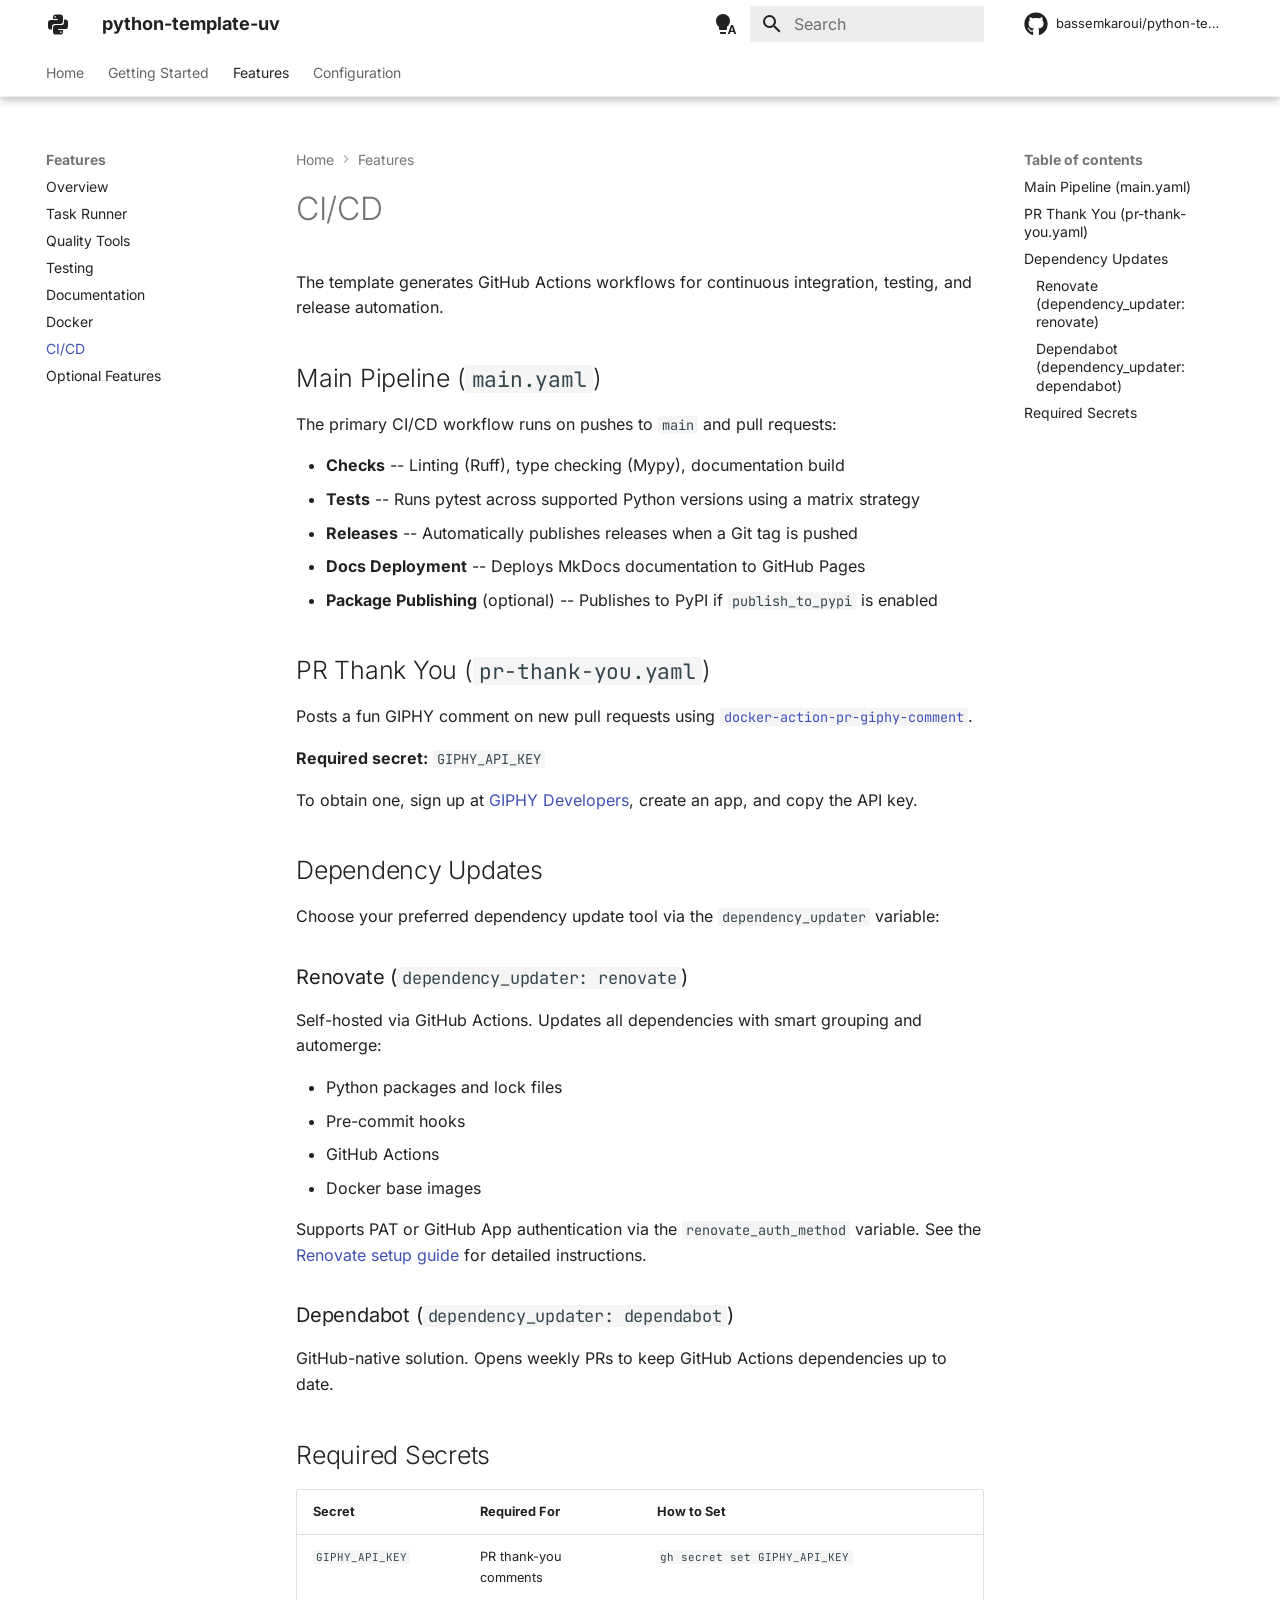
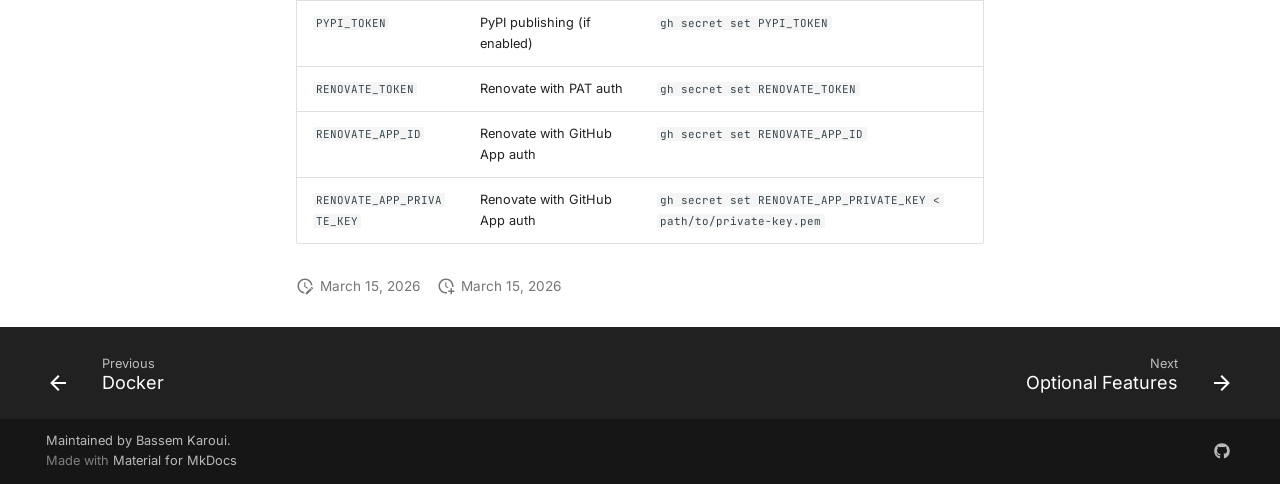
<file: features/ci-cd/index.html>
<!doctype html><html lang=en class=no-js> <head><meta charset=utf-8><meta name=viewport content="width=device-width,initial-scale=1"><meta name=description content="A Copier-powered template for creating Python packages managed with uv."><meta name=author content="Bassem Karoui"><link href="https://bassemkaroui.github.io/python-template-uv/features/ci-cd/" rel="canonical"><link href=../docker/ rel=prev><link href=../optional/ rel=next><link rel=icon href=../../assets/images/favicon.png><meta name=generator content="mkdocs-1.6.1, mkdocs-material-9.7.5"><title>CI/CD - python-template-uv</title><link rel=stylesheet href=../../assets/stylesheets/main.484c7ddc.min.css><link rel=stylesheet href=../../assets/stylesheets/palette.ab4e12ef.min.css><link rel="stylesheet" href="../../assets/external/fonts.googleapis.com/css.56f7ac64.css"><style>:root{--md-text-font:"Inter";--md-code-font:"JetBrains Mono"}</style><link rel=stylesheet href=../../css/overrides.css><script>__md_scope=new URL("../..",location),__md_hash=e=>[...e].reduce(((e,_)=>(e<<5)-e+_.charCodeAt(0)),0),__md_get=(e,_=localStorage,t=__md_scope)=>JSON.parse(_.getItem(t.pathname+"."+e)),__md_set=(e,_,t=localStorage,a=__md_scope)=>{try{t.setItem(a.pathname+"."+e,JSON.stringify(_))}catch(e){}}</script><meta property=og:type content=website><meta property=og:title content="CI/CD - python-template-uv"><meta property=og:description content="A Copier-powered template for creating Python packages managed with uv."><meta property=og:image content=https://bassemkaroui.github.io/python-template-uv/assets/images/social/features/ci-cd.png><meta property=og:image:type content=image/png><meta property=og:image:width content=1200><meta property=og:image:height content=630><meta content=https://bassemkaroui.github.io/python-template-uv/features/ci-cd/ property=og:url><meta property=twitter:card content=summary_large_image><meta property=twitter:title content="CI/CD - python-template-uv"><meta property=twitter:description content="A Copier-powered template for creating Python packages managed with uv."><meta property=twitter:image content=https://bassemkaroui.github.io/python-template-uv/assets/images/social/features/ci-cd.png></head> <body dir=ltr data-md-color-scheme=default data-md-color-primary=indigo data-md-color-accent=indigo> <input class=md-toggle data-md-toggle=drawer type=checkbox id=__drawer autocomplete=off> <input class=md-toggle data-md-toggle=search type=checkbox id=__search autocomplete=off> <label class=md-overlay for=__drawer></label> <div data-md-component=skip> <a href=#cicd class=md-skip> Skip to content </a> </div> <div data-md-component=announce> </div> <header class="md-header md-header--shadow md-header--lifted" data-md-component=header> <nav class="md-header__inner md-grid" aria-label=Header> <a href=../.. title=python-template-uv class="md-header__button md-logo" aria-label=python-template-uv data-md-component=logo> <svg xmlns=http://www.w3.org/2000/svg viewbox="0 0 24 24"><path d="M19.14 7.5A2.86 2.86 0 0 1 22 10.36v3.78A2.86 2.86 0 0 1 19.14 17H12c0 .39.32.96.71.96H17v1.68a2.86 2.86 0 0 1-2.86 2.86H9.86A2.86 2.86 0 0 1 7 19.64v-3.75a2.85 2.85 0 0 1 2.86-2.85h5.25a2.85 2.85 0 0 0 2.85-2.86V7.5zm-4.28 11.79c-.4 0-.72.3-.72.89s.32.71.72.71a.71.71 0 0 0 .71-.71c0-.59-.32-.89-.71-.89m-10-1.79A2.86 2.86 0 0 1 2 14.64v-3.78A2.86 2.86 0 0 1 4.86 8H12c0-.39-.32-.96-.71-.96H7V5.36A2.86 2.86 0 0 1 9.86 2.5h4.28A2.86 2.86 0 0 1 17 5.36v3.75a2.85 2.85 0 0 1-2.86 2.85H8.89a2.85 2.85 0 0 0-2.85 2.86v2.68zM9.14 5.71c.4 0 .72-.3.72-.89s-.32-.71-.72-.71c-.39 0-.71.12-.71.71s.32.89.71.89"/></svg> </a> <label class="md-header__button md-icon" for=__drawer> <svg xmlns=http://www.w3.org/2000/svg viewbox="0 0 24 24"><path d="M3 6h18v2H3zm0 5h18v2H3zm0 5h18v2H3z"/></svg> </label> <div class=md-header__title data-md-component=header-title> <div class=md-header__ellipsis> <div class=md-header__topic> <span class=md-ellipsis> python-template-uv </span> </div> <div class=md-header__topic data-md-component=header-topic> <span class=md-ellipsis> CI/CD </span> </div> </div> </div> <form class=md-header__option data-md-component=palette> <input class=md-option data-md-color-media=(prefers-color-scheme) data-md-color-scheme=default data-md-color-primary=indigo data-md-color-accent=indigo aria-label="Switch to light mode" type=radio name=__palette id=__palette_0> <label class="md-header__button md-icon" title="Switch to light mode" for=__palette_1 hidden> <svg xmlns=http://www.w3.org/2000/svg viewbox="0 0 24 24"><path d="M9 2C5.13 2 2 5.13 2 9c0 2.38 1.19 4.47 3 5.74V17c0 .55.45 1 1 1h6c.55 0 1-.45 1-1v-2.26c1.81-1.27 3-3.36 3-5.74 0-3.87-3.13-7-7-7M6 21c0 .55.45 1 1 1h4c.55 0 1-.45 1-1v-1H6zm13-8h-2l-3.2 9h1.9l.7-2h3.2l.7 2h1.9zm-2.15 5.65L18 15l1.15 3.65z"/></svg> </label> <input class=md-option data-md-color-media="(prefers-color-scheme: light)" data-md-color-scheme=default data-md-color-primary=white data-md-color-accent=deep-orange aria-label="Switch to dark mode" type=radio name=__palette id=__palette_1> <label class="md-header__button md-icon" title="Switch to dark mode" for=__palette_2 hidden> <svg xmlns=http://www.w3.org/2000/svg viewbox="0 0 24 24"><path d="M12 8a4 4 0 0 0-4 4 4 4 0 0 0 4 4 4 4 0 0 0 4-4 4 4 0 0 0-4-4m0 10a6 6 0 0 1-6-6 6 6 0 0 1 6-6 6 6 0 0 1 6 6 6 6 0 0 1-6 6m8-9.31V4h-4.69L12 .69 8.69 4H4v4.69L.69 12 4 15.31V20h4.69L12 23.31 15.31 20H20v-4.69L23.31 12z"/></svg> </label> <input class=md-option data-md-color-media="(prefers-color-scheme: dark)" data-md-color-scheme=slate data-md-color-primary=black data-md-color-accent=deep-orange aria-label="Switch to system preference" type=radio name=__palette id=__palette_2> <label class="md-header__button md-icon" title="Switch to system preference" for=__palette_0 hidden> <svg xmlns=http://www.w3.org/2000/svg viewbox="0 0 24 24"><path d="M12 18c-.89 0-1.74-.2-2.5-.55C11.56 16.5 13 14.42 13 12s-1.44-4.5-3.5-5.45C10.26 6.2 11.11 6 12 6a6 6 0 0 1 6 6 6 6 0 0 1-6 6m8-9.31V4h-4.69L12 .69 8.69 4H4v4.69L.69 12 4 15.31V20h4.69L12 23.31 15.31 20H20v-4.69L23.31 12z"/></svg> </label> </form> <script>var palette=__md_get("__palette");if(palette&&palette.color){if("(prefers-color-scheme)"===palette.color.media){var media=matchMedia("(prefers-color-scheme: light)"),input=document.querySelector(media.matches?"[data-md-color-media='(prefers-color-scheme: light)']":"[data-md-color-media='(prefers-color-scheme: dark)']");palette.color.media=input.getAttribute("data-md-color-media"),palette.color.scheme=input.getAttribute("data-md-color-scheme"),palette.color.primary=input.getAttribute("data-md-color-primary"),palette.color.accent=input.getAttribute("data-md-color-accent")}for(var[key,value]of Object.entries(palette.color))document.body.setAttribute("data-md-color-"+key,value)}</script> <label class="md-header__button md-icon" for=__search> <svg xmlns=http://www.w3.org/2000/svg viewbox="0 0 24 24"><path d="M9.5 3A6.5 6.5 0 0 1 16 9.5c0 1.61-.59 3.09-1.56 4.23l.27.27h.79l5 5-1.5 1.5-5-5v-.79l-.27-.27A6.52 6.52 0 0 1 9.5 16 6.5 6.5 0 0 1 3 9.5 6.5 6.5 0 0 1 9.5 3m0 2C7 5 5 7 5 9.5S7 14 9.5 14 14 12 14 9.5 12 5 9.5 5"/></svg> </label> <div class=md-search data-md-component=search role=dialog> <label class=md-search__overlay for=__search></label> <div class=md-search__inner role=search> <form class=md-search__form name=search> <input type=text class=md-search__input name=query aria-label=Search placeholder=Search autocapitalize=off autocorrect=off autocomplete=off spellcheck=false data-md-component=search-query required> <label class="md-search__icon md-icon" for=__search> <svg xmlns=http://www.w3.org/2000/svg viewbox="0 0 24 24"><path d="M9.5 3A6.5 6.5 0 0 1 16 9.5c0 1.61-.59 3.09-1.56 4.23l.27.27h.79l5 5-1.5 1.5-5-5v-.79l-.27-.27A6.52 6.52 0 0 1 9.5 16 6.5 6.5 0 0 1 3 9.5 6.5 6.5 0 0 1 9.5 3m0 2C7 5 5 7 5 9.5S7 14 9.5 14 14 12 14 9.5 12 5 9.5 5"/></svg> <svg xmlns=http://www.w3.org/2000/svg viewbox="0 0 24 24"><path d="M20 11v2H8l5.5 5.5-1.42 1.42L4.16 12l7.92-7.92L13.5 5.5 8 11z"/></svg> </label> <nav class=md-search__options aria-label=Search> <a href=javascript:void(0) class="md-search__icon md-icon" title=Share aria-label=Share data-clipboard data-clipboard-text data-md-component=search-share tabindex=-1> <svg xmlns=http://www.w3.org/2000/svg viewbox="0 0 24 24"><path d="M18 16.08c-.76 0-1.44.3-1.96.77L8.91 12.7c.05-.23.09-.46.09-.7s-.04-.47-.09-.7l7.05-4.11c.54.5 1.25.81 2.04.81a3 3 0 0 0 3-3 3 3 0 0 0-3-3 3 3 0 0 0-3 3c0 .24.04.47.09.7L8.04 9.81C7.5 9.31 6.79 9 6 9a3 3 0 0 0-3 3 3 3 0 0 0 3 3c.79 0 1.5-.31 2.04-.81l7.12 4.15c-.05.21-.08.43-.08.66 0 1.61 1.31 2.91 2.92 2.91s2.92-1.3 2.92-2.91A2.92 2.92 0 0 0 18 16.08"/></svg> </a> <button type=reset class="md-search__icon md-icon" title=Clear aria-label=Clear tabindex=-1> <svg xmlns=http://www.w3.org/2000/svg viewbox="0 0 24 24"><path d="M19 6.41 17.59 5 12 10.59 6.41 5 5 6.41 10.59 12 5 17.59 6.41 19 12 13.41 17.59 19 19 17.59 13.41 12z"/></svg> </button> </nav> <div class=md-search__suggest data-md-component=search-suggest></div> </form> <div class=md-search__output> <div class=md-search__scrollwrap tabindex=0 data-md-scrollfix> <div class=md-search-result data-md-component=search-result> <div class=md-search-result__meta> Initializing search </div> <ol class=md-search-result__list role=presentation></ol> </div> </div> </div> </div> </div> <div class=md-header__source> <a href="https://github.com/bassemkaroui/python-template-uv" title="Go to repository" class="md-source" data-md-component="source"> <div class="md-source__icon md-icon"> <svg xmlns=http://www.w3.org/2000/svg viewbox="0 0 512 512"><!-- Font Awesome Free 7.1.0 by @fontawesome - https://fontawesome.com License - https://fontawesome.com/license/free (Icons: CC BY 4.0, Fonts: SIL OFL 1.1, Code: MIT License) Copyright 2025 Fonticons, Inc.--><path d="M173.9 397.4c0 2-2.3 3.6-5.2 3.6-3.3.3-5.6-1.3-5.6-3.6 0-2 2.3-3.6 5.2-3.6 3-.3 5.6 1.3 5.6 3.6m-31.1-4.5c-.7 2 1.3 4.3 4.3 4.9 2.6 1 5.6 0 6.2-2s-1.3-4.3-4.3-5.2c-2.6-.7-5.5.3-6.2 2.3m44.2-1.7c-2.9.7-4.9 2.6-4.6 4.9.3 2 2.9 3.3 5.9 2.6 2.9-.7 4.9-2.6 4.6-4.6-.3-1.9-3-3.2-5.9-2.9M252.8 8C114.1 8 8 113.3 8 252c0 110.9 69.8 205.8 169.5 239.2 12.8 2.3 17.3-5.6 17.3-12.1 0-6.2-.3-40.4-.3-61.4 0 0-70 15-84.7-29.8 0 0-11.4-29.1-27.8-36.6 0 0-22.9-15.7 1.6-15.4 0 0 24.9 2 38.6 25.8 21.9 38.6 58.6 27.5 72.9 20.9 2.3-16 8.8-27.1 16-33.7-55.9-6.2-112.3-14.3-112.3-110.5 0-27.5 7.6-41.3 23.6-58.9-2.6-6.5-11.1-33.3 2.6-67.9 20.9-6.5 69 27 69 27 20-5.6 41.5-8.5 62.8-8.5s42.8 2.9 62.8 8.5c0 0 48.1-33.6 69-27 13.7 34.7 5.2 61.4 2.6 67.9 16 17.7 25.8 31.5 25.8 58.9 0 96.5-58.9 104.2-114.8 110.5 9.2 7.9 17 22.9 17 46.4 0 33.7-.3 75.4-.3 83.6 0 6.5 4.6 14.4 17.3 12.1C436.2 457.8 504 362.9 504 252 504 113.3 391.5 8 252.8 8M105.2 352.9c-1.3 1-1 3.3.7 5.2 1.6 1.6 3.9 2.3 5.2 1 1.3-1 1-3.3-.7-5.2-1.6-1.6-3.9-2.3-5.2-1m-10.8-8.1c-.7 1.3.3 2.9 2.3 3.9 1.6 1 3.6.7 4.3-.7.7-1.3-.3-2.9-2.3-3.9-2-.6-3.6-.3-4.3.7m32.4 35.6c-1.6 1.3-1 4.3 1.3 6.2 2.3 2.3 5.2 2.6 6.5 1 1.3-1.3.7-4.3-1.3-6.2-2.2-2.3-5.2-2.6-6.5-1m-11.4-14.7c-1.6 1-1.6 3.6 0 5.9s4.3 3.3 5.6 2.3c1.6-1.3 1.6-3.9 0-6.2-1.4-2.3-4-3.3-5.6-2"/></svg> </div> <div class=md-source__repository> bassemkaroui/python-template-uv </div> </a> </div> </nav> <nav class=md-tabs aria-label=Tabs data-md-component=tabs> <div class=md-grid> <ul class=md-tabs__list> <li class=md-tabs__item> <a href=../.. class=md-tabs__link> Home </a> </li> <li class=md-tabs__item> <a href=../../getting-started/prerequisites/ class=md-tabs__link> Getting Started </a> </li> <li class="md-tabs__item md-tabs__item--active"> <a href=../overview/ class=md-tabs__link> Features </a> </li> <li class=md-tabs__item> <a href=../../configuration/variables/ class=md-tabs__link> Configuration </a> </li> </ul> </div> </nav> </header> <div class=md-container data-md-component=container> <main class=md-main data-md-component=main> <div class="md-main__inner md-grid"> <div class="md-sidebar md-sidebar--primary" data-md-component=sidebar data-md-type=navigation> <div class=md-sidebar__scrollwrap> <div class=md-sidebar__inner> <nav class="md-nav md-nav--primary md-nav--lifted" aria-label=Navigation data-md-level=0> <label class=md-nav__title for=__drawer> <a href=../.. title=python-template-uv class="md-nav__button md-logo" aria-label=python-template-uv data-md-component=logo> <svg xmlns=http://www.w3.org/2000/svg viewbox="0 0 24 24"><path d="M19.14 7.5A2.86 2.86 0 0 1 22 10.36v3.78A2.86 2.86 0 0 1 19.14 17H12c0 .39.32.96.71.96H17v1.68a2.86 2.86 0 0 1-2.86 2.86H9.86A2.86 2.86 0 0 1 7 19.64v-3.75a2.85 2.85 0 0 1 2.86-2.85h5.25a2.85 2.85 0 0 0 2.85-2.86V7.5zm-4.28 11.79c-.4 0-.72.3-.72.89s.32.71.72.71a.71.71 0 0 0 .71-.71c0-.59-.32-.89-.71-.89m-10-1.79A2.86 2.86 0 0 1 2 14.64v-3.78A2.86 2.86 0 0 1 4.86 8H12c0-.39-.32-.96-.71-.96H7V5.36A2.86 2.86 0 0 1 9.86 2.5h4.28A2.86 2.86 0 0 1 17 5.36v3.75a2.85 2.85 0 0 1-2.86 2.85H8.89a2.85 2.85 0 0 0-2.85 2.86v2.68zM9.14 5.71c.4 0 .72-.3.72-.89s-.32-.71-.72-.71c-.39 0-.71.12-.71.71s.32.89.71.89"/></svg> </a> python-template-uv </label> <div class=md-nav__source> <a href="https://github.com/bassemkaroui/python-template-uv" title="Go to repository" class="md-source" data-md-component="source"> <div class="md-source__icon md-icon"> <svg xmlns=http://www.w3.org/2000/svg viewbox="0 0 512 512"><!-- Font Awesome Free 7.1.0 by @fontawesome - https://fontawesome.com License - https://fontawesome.com/license/free (Icons: CC BY 4.0, Fonts: SIL OFL 1.1, Code: MIT License) Copyright 2025 Fonticons, Inc.--><path d="M173.9 397.4c0 2-2.3 3.6-5.2 3.6-3.3.3-5.6-1.3-5.6-3.6 0-2 2.3-3.6 5.2-3.6 3-.3 5.6 1.3 5.6 3.6m-31.1-4.5c-.7 2 1.3 4.3 4.3 4.9 2.6 1 5.6 0 6.2-2s-1.3-4.3-4.3-5.2c-2.6-.7-5.5.3-6.2 2.3m44.2-1.7c-2.9.7-4.9 2.6-4.6 4.9.3 2 2.9 3.3 5.9 2.6 2.9-.7 4.9-2.6 4.6-4.6-.3-1.9-3-3.2-5.9-2.9M252.8 8C114.1 8 8 113.3 8 252c0 110.9 69.8 205.8 169.5 239.2 12.8 2.3 17.3-5.6 17.3-12.1 0-6.2-.3-40.4-.3-61.4 0 0-70 15-84.7-29.8 0 0-11.4-29.1-27.8-36.6 0 0-22.9-15.7 1.6-15.4 0 0 24.9 2 38.6 25.8 21.9 38.6 58.6 27.5 72.9 20.9 2.3-16 8.8-27.1 16-33.7-55.9-6.2-112.3-14.3-112.3-110.5 0-27.5 7.6-41.3 23.6-58.9-2.6-6.5-11.1-33.3 2.6-67.9 20.9-6.5 69 27 69 27 20-5.6 41.5-8.5 62.8-8.5s42.8 2.9 62.8 8.5c0 0 48.1-33.6 69-27 13.7 34.7 5.2 61.4 2.6 67.9 16 17.7 25.8 31.5 25.8 58.9 0 96.5-58.9 104.2-114.8 110.5 9.2 7.9 17 22.9 17 46.4 0 33.7-.3 75.4-.3 83.6 0 6.5 4.6 14.4 17.3 12.1C436.2 457.8 504 362.9 504 252 504 113.3 391.5 8 252.8 8M105.2 352.9c-1.3 1-1 3.3.7 5.2 1.6 1.6 3.9 2.3 5.2 1 1.3-1 1-3.3-.7-5.2-1.6-1.6-3.9-2.3-5.2-1m-10.8-8.1c-.7 1.3.3 2.9 2.3 3.9 1.6 1 3.6.7 4.3-.7.7-1.3-.3-2.9-2.3-3.9-2-.6-3.6-.3-4.3.7m32.4 35.6c-1.6 1.3-1 4.3 1.3 6.2 2.3 2.3 5.2 2.6 6.5 1 1.3-1.3.7-4.3-1.3-6.2-2.2-2.3-5.2-2.6-6.5-1m-11.4-14.7c-1.6 1-1.6 3.6 0 5.9s4.3 3.3 5.6 2.3c1.6-1.3 1.6-3.9 0-6.2-1.4-2.3-4-3.3-5.6-2"/></svg> </div> <div class=md-source__repository> bassemkaroui/python-template-uv </div> </a> </div> <ul class=md-nav__list data-md-scrollfix> <li class=md-nav__item> <a href=../.. class=md-nav__link> <span class=md-ellipsis> Home </span> </a> </li> <li class="md-nav__item md-nav__item--nested"> <input class="md-nav__toggle md-toggle " type=checkbox id=__nav_2> <label class=md-nav__link for=__nav_2 id=__nav_2_label tabindex=0> <span class=md-ellipsis> Getting Started </span> <span class="md-nav__icon md-icon"></span> </label> <nav class=md-nav data-md-level=1 aria-labelledby=__nav_2_label aria-expanded=false> <label class=md-nav__title for=__nav_2> <span class="md-nav__icon md-icon"></span> Getting Started </label> <ul class=md-nav__list data-md-scrollfix> <li class=md-nav__item> <a href=../../getting-started/prerequisites/ class=md-nav__link> <span class=md-ellipsis> Prerequisites </span> </a> </li> <li class=md-nav__item> <a href=../../getting-started/quickstart/ class=md-nav__link> <span class=md-ellipsis> Quickstart </span> </a> </li> <li class=md-nav__item> <a href=../../getting-started/updating/ class=md-nav__link> <span class=md-ellipsis> Updating </span> </a> </li> </ul> </nav> </li> <li class="md-nav__item md-nav__item--active md-nav__item--section md-nav__item--nested"> <input class="md-nav__toggle md-toggle " type=checkbox id=__nav_3 checked> <label class=md-nav__link for=__nav_3 id=__nav_3_label tabindex> <span class=md-ellipsis> Features </span> <span class="md-nav__icon md-icon"></span> </label> <nav class=md-nav data-md-level=1 aria-labelledby=__nav_3_label aria-expanded=true> <label class=md-nav__title for=__nav_3> <span class="md-nav__icon md-icon"></span> Features </label> <ul class=md-nav__list data-md-scrollfix> <li class=md-nav__item> <a href=../overview/ class=md-nav__link> <span class=md-ellipsis> Overview </span> </a> </li> <li class=md-nav__item> <a href=../task-runner/ class=md-nav__link> <span class=md-ellipsis> Task Runner </span> </a> </li> <li class=md-nav__item> <a href=../quality-tools/ class=md-nav__link> <span class=md-ellipsis> Quality Tools </span> </a> </li> <li class=md-nav__item> <a href=../testing/ class=md-nav__link> <span class=md-ellipsis> Testing </span> </a> </li> <li class=md-nav__item> <a href=../documentation/ class=md-nav__link> <span class=md-ellipsis> Documentation </span> </a> </li> <li class=md-nav__item> <a href=../docker/ class=md-nav__link> <span class=md-ellipsis> Docker </span> </a> </li> <li class="md-nav__item md-nav__item--active"> <input class="md-nav__toggle md-toggle" type=checkbox id=__toc> <label class="md-nav__link md-nav__link--active" for=__toc> <span class=md-ellipsis> CI/CD </span> <span class="md-nav__icon md-icon"></span> </label> <a href=./ class="md-nav__link md-nav__link--active"> <span class=md-ellipsis> CI/CD </span> </a> <nav class="md-nav md-nav--secondary" aria-label="Table of contents"> <label class=md-nav__title for=__toc> <span class="md-nav__icon md-icon"></span> Table of contents </label> <ul class=md-nav__list data-md-component=toc data-md-scrollfix> <li class=md-nav__item> <a href=#main-pipeline-mainyaml class=md-nav__link> <span class=md-ellipsis> Main Pipeline (main.yaml) </span> </a> </li> <li class=md-nav__item> <a href=#pr-thank-you-pr-thank-youyaml class=md-nav__link> <span class=md-ellipsis> PR Thank You (pr-thank-you.yaml) </span> </a> </li> <li class=md-nav__item> <a href=#dependency-updates class=md-nav__link> <span class=md-ellipsis> Dependency Updates </span> </a> <nav class=md-nav aria-label="Dependency Updates"> <ul class=md-nav__list> <li class=md-nav__item> <a href=#renovate-dependency_updater-renovate class=md-nav__link> <span class=md-ellipsis> Renovate (dependency_updater: renovate) </span> </a> </li> <li class=md-nav__item> <a href=#dependabot-dependency_updater-dependabot class=md-nav__link> <span class=md-ellipsis> Dependabot (dependency_updater: dependabot) </span> </a> </li> </ul> </nav> </li> <li class=md-nav__item> <a href=#required-secrets class=md-nav__link> <span class=md-ellipsis> Required Secrets </span> </a> </li> </ul> </nav> </li> <li class=md-nav__item> <a href=../optional/ class=md-nav__link> <span class=md-ellipsis> Optional Features </span> </a> </li> </ul> </nav> </li> <li class="md-nav__item md-nav__item--nested"> <input class="md-nav__toggle md-toggle " type=checkbox id=__nav_4> <label class=md-nav__link for=__nav_4 id=__nav_4_label tabindex=0> <span class=md-ellipsis> Configuration </span> <span class="md-nav__icon md-icon"></span> </label> <nav class=md-nav data-md-level=1 aria-labelledby=__nav_4_label aria-expanded=false> <label class=md-nav__title for=__nav_4> <span class="md-nav__icon md-icon"></span> Configuration </label> <ul class=md-nav__list data-md-scrollfix> <li class=md-nav__item> <a href=../../configuration/variables/ class=md-nav__link> <span class=md-ellipsis> Template Variables </span> </a> </li> </ul> </nav> </li> </ul> </nav> </div> </div> </div> <div class="md-sidebar md-sidebar--secondary" data-md-component=sidebar data-md-type=toc> <div class=md-sidebar__scrollwrap> <div class=md-sidebar__inner> <nav class="md-nav md-nav--secondary" aria-label="Table of contents"> <label class=md-nav__title for=__toc> <span class="md-nav__icon md-icon"></span> Table of contents </label> <ul class=md-nav__list data-md-component=toc data-md-scrollfix> <li class=md-nav__item> <a href=#main-pipeline-mainyaml class=md-nav__link> <span class=md-ellipsis> Main Pipeline (main.yaml) </span> </a> </li> <li class=md-nav__item> <a href=#pr-thank-you-pr-thank-youyaml class=md-nav__link> <span class=md-ellipsis> PR Thank You (pr-thank-you.yaml) </span> </a> </li> <li class=md-nav__item> <a href=#dependency-updates class=md-nav__link> <span class=md-ellipsis> Dependency Updates </span> </a> <nav class=md-nav aria-label="Dependency Updates"> <ul class=md-nav__list> <li class=md-nav__item> <a href=#renovate-dependency_updater-renovate class=md-nav__link> <span class=md-ellipsis> Renovate (dependency_updater: renovate) </span> </a> </li> <li class=md-nav__item> <a href=#dependabot-dependency_updater-dependabot class=md-nav__link> <span class=md-ellipsis> Dependabot (dependency_updater: dependabot) </span> </a> </li> </ul> </nav> </li> <li class=md-nav__item> <a href=#required-secrets class=md-nav__link> <span class=md-ellipsis> Required Secrets </span> </a> </li> </ul> </nav> </div> </div> </div> <div class=md-content data-md-component=content> <nav class=md-path aria-label=Navigation> <ol class=md-path__list> <li class=md-path__item> <a href=../.. class=md-path__link> <span class=md-ellipsis> Home </span> </a> </li> <li class=md-path__item> <a href=../overview/ class=md-path__link> <span class=md-ellipsis> Features </span> </a> </li> </ol> </nav> <article class="md-content__inner md-typeset"> <h1 id=cicd>CI/CD<a class=headerlink href=#cicd title="Permanent link">&para;</a></h1> <p>The template generates GitHub Actions workflows for continuous integration, testing, and release automation.</p> <h2 id=main-pipeline-mainyaml>Main Pipeline (<code>main.yaml</code>)<a class=headerlink href=#main-pipeline-mainyaml title="Permanent link">&para;</a></h2> <p>The primary CI/CD workflow runs on pushes to <code>main</code> and pull requests:</p> <ul> <li><strong>Checks</strong> -- Linting (Ruff), type checking (Mypy), documentation build</li> <li><strong>Tests</strong> -- Runs pytest across supported Python versions using a matrix strategy</li> <li><strong>Releases</strong> -- Automatically publishes releases when a Git tag is pushed</li> <li><strong>Docs Deployment</strong> -- Deploys MkDocs documentation to GitHub Pages</li> <li><strong>Package Publishing</strong> (optional) -- Publishes to PyPI if <code>publish_to_pypi</code> is enabled</li> </ul> <h2 id=pr-thank-you-pr-thank-youyaml>PR Thank You (<code>pr-thank-you.yaml</code>)<a class=headerlink href=#pr-thank-you-pr-thank-youyaml title="Permanent link">&para;</a></h2> <p>Posts a fun GIPHY comment on new pull requests using <a href="https://github.com/bassemkaroui/docker-action-pr-giphy-comment"><code>docker-action-pr-giphy-comment</code></a>.</p> <p><strong>Required secret:</strong> <code>GIPHY_API_KEY</code></p> <p>To obtain one, sign up at <a href="https://developers.giphy.com/">GIPHY Developers</a>, create an app, and copy the API key.</p> <h2 id=dependency-updates>Dependency Updates<a class=headerlink href=#dependency-updates title="Permanent link">&para;</a></h2> <p>Choose your preferred dependency update tool via the <code>dependency_updater</code> variable:</p> <h3 id=renovate-dependency_updater-renovate>Renovate (<code>dependency_updater: renovate</code>)<a class=headerlink href=#renovate-dependency_updater-renovate title="Permanent link">&para;</a></h3> <p>Self-hosted via GitHub Actions. Updates all dependencies with smart grouping and automerge:</p> <ul> <li>Python packages and lock files</li> <li>Pre-commit hooks</li> <li>GitHub Actions</li> <li>Docker base images</li> </ul> <p>Supports PAT or GitHub App authentication via the <code>renovate_auth_method</code> variable. See the <a href="https://github.com/bassemkaroui/python-template-uv/blob/main/renovate-setup.md">Renovate setup guide</a> for detailed instructions.</p> <h3 id=dependabot-dependency_updater-dependabot>Dependabot (<code>dependency_updater: dependabot</code>)<a class=headerlink href=#dependabot-dependency_updater-dependabot title="Permanent link">&para;</a></h3> <p>GitHub-native solution. Opens weekly PRs to keep GitHub Actions dependencies up to date.</p> <h2 id=required-secrets>Required Secrets<a class=headerlink href=#required-secrets title="Permanent link">&para;</a></h2> <table> <thead> <tr> <th>Secret</th> <th>Required For</th> <th>How to Set</th> </tr> </thead> <tbody> <tr> <td><code>GIPHY_API_KEY</code></td> <td>PR thank-you comments</td> <td><code>gh secret set GIPHY_API_KEY</code></td> </tr> <tr> <td><code>PYPI_TOKEN</code></td> <td>PyPI publishing (if enabled)</td> <td><code>gh secret set PYPI_TOKEN</code></td> </tr> <tr> <td><code>RENOVATE_TOKEN</code></td> <td>Renovate with PAT auth</td> <td><code>gh secret set RENOVATE_TOKEN</code></td> </tr> <tr> <td><code>RENOVATE_APP_ID</code></td> <td>Renovate with GitHub App auth</td> <td><code>gh secret set RENOVATE_APP_ID</code></td> </tr> <tr> <td><code>RENOVATE_APP_PRIVATE_KEY</code></td> <td>Renovate with GitHub App auth</td> <td><code>gh secret set RENOVATE_APP_PRIVATE_KEY &lt; path/to/private-key.pem</code></td> </tr> </tbody> </table> <aside class=md-source-file> <span class=md-source-file__fact> <span class=md-icon title="Last update"> <svg xmlns=http://www.w3.org/2000/svg viewbox="0 0 24 24"><path d="M21 13.1c-.1 0-.3.1-.4.2l-1 1 2.1 2.1 1-1c.2-.2.2-.6 0-.8l-1.3-1.3c-.1-.1-.2-.2-.4-.2m-1.9 1.8-6.1 6V23h2.1l6.1-6.1zM12.5 7v5.2l4 2.4-1 1L11 13V7zM11 21.9c-5.1-.5-9-4.8-9-9.9C2 6.5 6.5 2 12 2c5.3 0 9.6 4.1 10 9.3-.3-.1-.6-.2-1-.2s-.7.1-1 .2C19.6 7.2 16.2 4 12 4c-4.4 0-8 3.6-8 8 0 4.1 3.1 7.5 7.1 7.9l-.1.2z"/></svg> </span> <span class="git-revision-date-localized-plugin git-revision-date-localized-plugin-date" title="March 15, 2026 16:58:41 UTC">March 15, 2026</span> </span> <span class=md-source-file__fact> <span class=md-icon title=Created> <svg xmlns=http://www.w3.org/2000/svg viewbox="0 0 24 24"><path d="M14.47 15.08 11 13V7h1.5v5.25l3.08 1.83c-.41.28-.79.62-1.11 1m-1.39 4.84c-.36.05-.71.08-1.08.08-4.42 0-8-3.58-8-8s3.58-8 8-8 8 3.58 8 8c0 .37-.03.72-.08 1.08.69.1 1.33.32 1.92.64.1-.56.16-1.13.16-1.72 0-5.5-4.5-10-10-10S2 6.5 2 12s4.47 10 10 10c.59 0 1.16-.06 1.72-.16-.32-.59-.54-1.23-.64-1.92M18 15v3h-3v2h3v3h2v-3h3v-2h-3v-3z"/></svg> </span> <span class="git-revision-date-localized-plugin git-revision-date-localized-plugin-date" title="March 15, 2026 14:25:08 UTC">March 15, 2026</span> </span> </aside> </article> </div> <script>var tabs=__md_get("__tabs");if(Array.isArray(tabs))e:for(var set of document.querySelectorAll(".tabbed-set")){var labels=set.querySelector(".tabbed-labels");for(var tab of tabs)for(var label of labels.getElementsByTagName("label"))if(label.innerText.trim()===tab){var input=document.getElementById(label.htmlFor);input.checked=!0;continue e}}</script> <script>var target=document.getElementById(location.hash.slice(1));target&&target.name&&(target.checked=target.name.startsWith("__tabbed_"))</script> </div> <button type=button class="md-top md-icon" data-md-component=top hidden> <svg xmlns=http://www.w3.org/2000/svg viewbox="0 0 24 24"><path d="M13 20h-2V8l-5.5 5.5-1.42-1.42L12 4.16l7.92 7.92-1.42 1.42L13 8z"/></svg> Back to top </button> </main> <footer class=md-footer> <nav class="md-footer__inner md-grid" aria-label=Footer> <a href=../docker/ class="md-footer__link md-footer__link--prev" aria-label="Previous: Docker"> <div class="md-footer__button md-icon"> <svg xmlns=http://www.w3.org/2000/svg viewbox="0 0 24 24"><path d="M20 11v2H8l5.5 5.5-1.42 1.42L4.16 12l7.92-7.92L13.5 5.5 8 11z"/></svg> </div> <div class=md-footer__title> <span class=md-footer__direction> Previous </span> <div class=md-ellipsis> Docker </div> </div> </a> <a href=../optional/ class="md-footer__link md-footer__link--next" aria-label="Next: Optional Features"> <div class=md-footer__title> <span class=md-footer__direction> Next </span> <div class=md-ellipsis> Optional Features </div> </div> <div class="md-footer__button md-icon"> <svg xmlns=http://www.w3.org/2000/svg viewbox="0 0 24 24"><path d="M4 11v2h12l-5.5 5.5 1.42 1.42L19.84 12l-7.92-7.92L10.5 5.5 16 11z"/></svg> </div> </a> </nav> <div class="md-footer-meta md-typeset"> <div class="md-footer-meta__inner md-grid"> <div class=md-copyright> <div class=md-copyright__highlight> Maintained by <a href="https://github.com/bassemkaroui">Bassem Karoui</a>. </div> Made with <a href="https://squidfunk.github.io/mkdocs-material/" target="_blank" rel="noopener"> Material for MkDocs </a> </div> <div class=md-social> <a href="https://github.com/bassemkaroui/python-template-uv" target="_blank" rel="noopener" title="github.com" class="md-social__link"> <svg xmlns=http://www.w3.org/2000/svg viewbox="0 0 512 512"><!-- Font Awesome Free 7.1.0 by @fontawesome - https://fontawesome.com License - https://fontawesome.com/license/free (Icons: CC BY 4.0, Fonts: SIL OFL 1.1, Code: MIT License) Copyright 2025 Fonticons, Inc.--><path d="M173.9 397.4c0 2-2.3 3.6-5.2 3.6-3.3.3-5.6-1.3-5.6-3.6 0-2 2.3-3.6 5.2-3.6 3-.3 5.6 1.3 5.6 3.6m-31.1-4.5c-.7 2 1.3 4.3 4.3 4.9 2.6 1 5.6 0 6.2-2s-1.3-4.3-4.3-5.2c-2.6-.7-5.5.3-6.2 2.3m44.2-1.7c-2.9.7-4.9 2.6-4.6 4.9.3 2 2.9 3.3 5.9 2.6 2.9-.7 4.9-2.6 4.6-4.6-.3-1.9-3-3.2-5.9-2.9M252.8 8C114.1 8 8 113.3 8 252c0 110.9 69.8 205.8 169.5 239.2 12.8 2.3 17.3-5.6 17.3-12.1 0-6.2-.3-40.4-.3-61.4 0 0-70 15-84.7-29.8 0 0-11.4-29.1-27.8-36.6 0 0-22.9-15.7 1.6-15.4 0 0 24.9 2 38.6 25.8 21.9 38.6 58.6 27.5 72.9 20.9 2.3-16 8.8-27.1 16-33.7-55.9-6.2-112.3-14.3-112.3-110.5 0-27.5 7.6-41.3 23.6-58.9-2.6-6.5-11.1-33.3 2.6-67.9 20.9-6.5 69 27 69 27 20-5.6 41.5-8.5 62.8-8.5s42.8 2.9 62.8 8.5c0 0 48.1-33.6 69-27 13.7 34.7 5.2 61.4 2.6 67.9 16 17.7 25.8 31.5 25.8 58.9 0 96.5-58.9 104.2-114.8 110.5 9.2 7.9 17 22.9 17 46.4 0 33.7-.3 75.4-.3 83.6 0 6.5 4.6 14.4 17.3 12.1C436.2 457.8 504 362.9 504 252 504 113.3 391.5 8 252.8 8M105.2 352.9c-1.3 1-1 3.3.7 5.2 1.6 1.6 3.9 2.3 5.2 1 1.3-1 1-3.3-.7-5.2-1.6-1.6-3.9-2.3-5.2-1m-10.8-8.1c-.7 1.3.3 2.9 2.3 3.9 1.6 1 3.6.7 4.3-.7.7-1.3-.3-2.9-2.3-3.9-2-.6-3.6-.3-4.3.7m32.4 35.6c-1.6 1.3-1 4.3 1.3 6.2 2.3 2.3 5.2 2.6 6.5 1 1.3-1.3.7-4.3-1.3-6.2-2.2-2.3-5.2-2.6-6.5-1m-11.4-14.7c-1.6 1-1.6 3.6 0 5.9s4.3 3.3 5.6 2.3c1.6-1.3 1.6-3.9 0-6.2-1.4-2.3-4-3.3-5.6-2"/></svg> </a> </div> </div> </div> </footer> </div> <div class=md-dialog data-md-component=dialog> <div class="md-dialog__inner md-typeset"></div> </div> <div class=md-progress data-md-component=progress role=progressbar></div> <script id=__config type=application/json>{"annotate": null, "base": "../..", "features": ["navigation.footer", "navigation.indexes", "navigation.instant", "navigation.instant.prefetch", "navigation.instant.progress", "navigation.path", "navigation.tabs", "navigation.tabs.sticky", "navigation.top", "navigation.tracking", "toc.follow", "search.suggest", "search.share", "search.highlight", "content.tabs.link", "content.code.annotate", "content.code.copy", "content.tooltips", "content.footnote.tooltips"], "search": "../../assets/javascripts/workers/search.2c215733.min.js", "tags": null, "translations": {"clipboard.copied": "Copied to clipboard", "clipboard.copy": "Copy to clipboard", "search.result.more.one": "1 more on this page", "search.result.more.other": "# more on this page", "search.result.none": "No matching documents", "search.result.one": "1 matching document", "search.result.other": "# matching documents", "search.result.placeholder": "Type to start searching", "search.result.term.missing": "Missing", "select.version": "Select version"}, "version": null}</script> <script src=../../assets/javascripts/bundle.79ae519e.min.js></script> </body> </html>
</file>
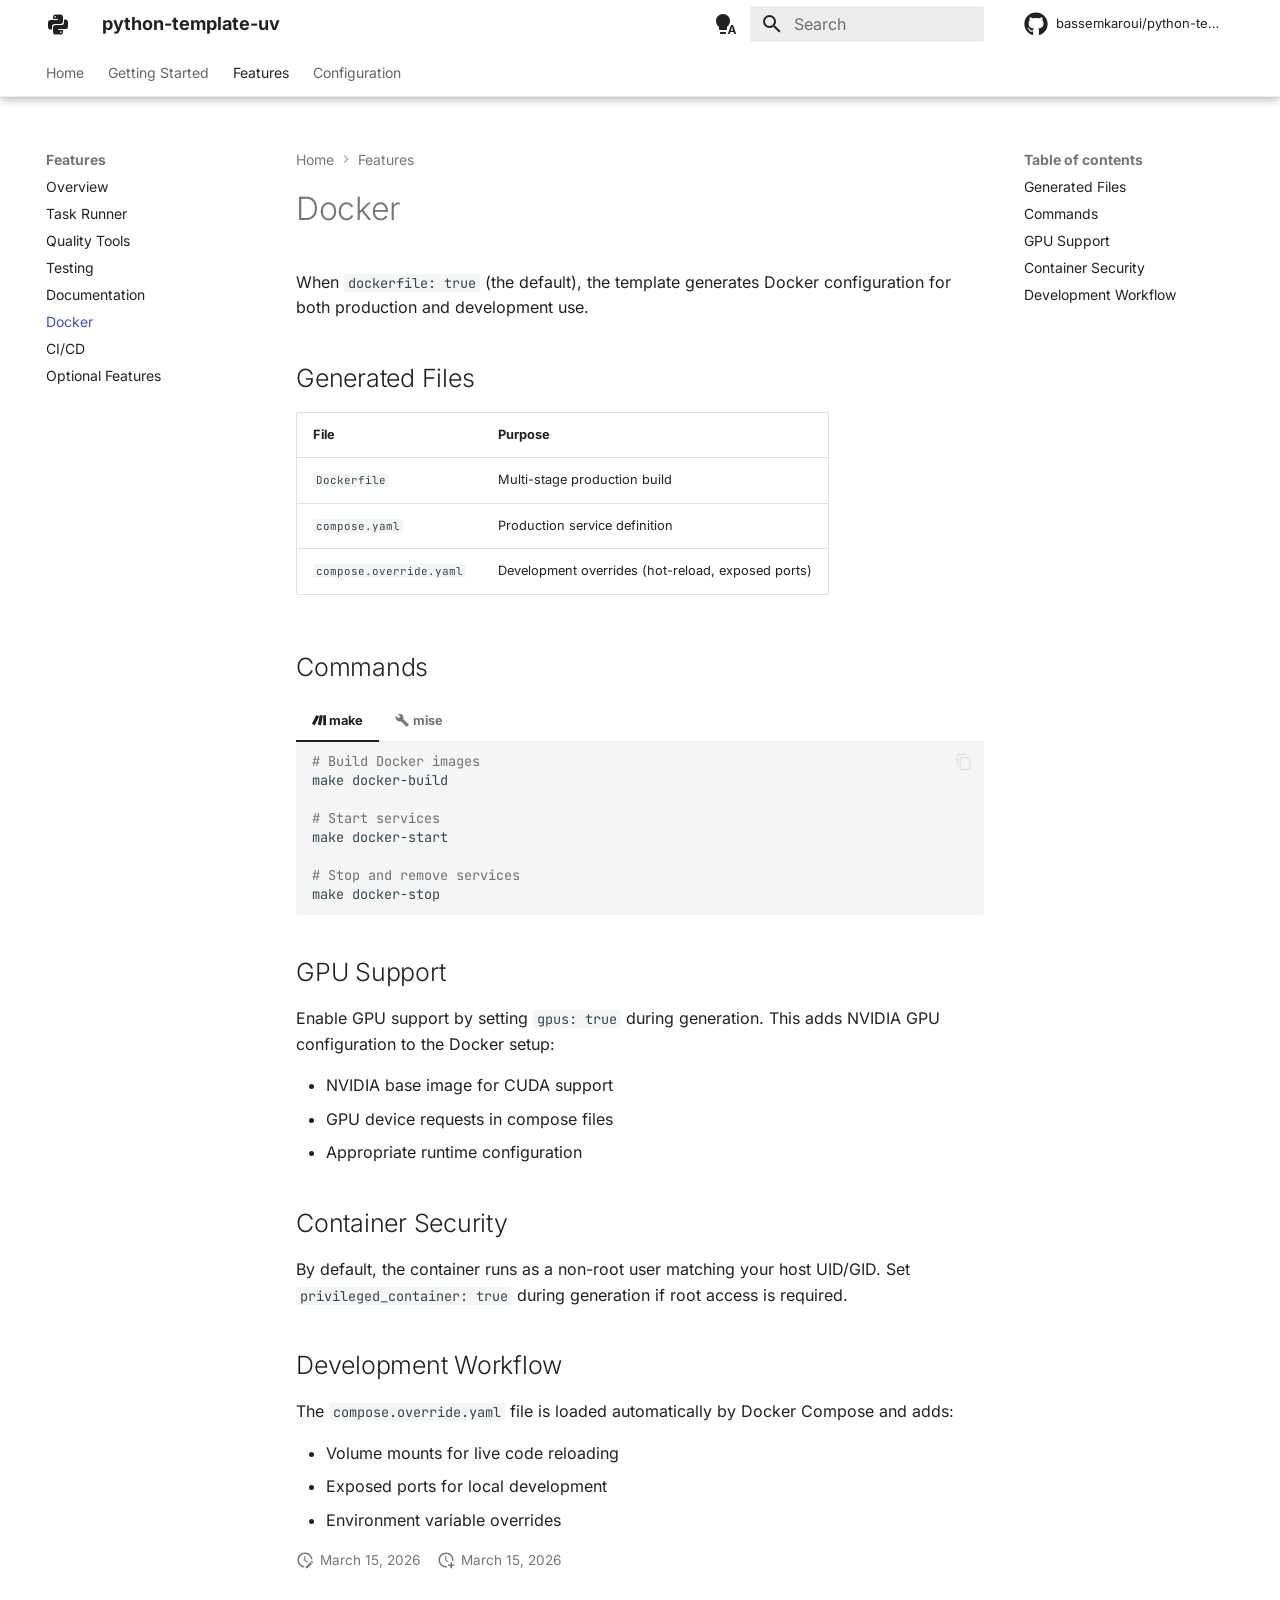
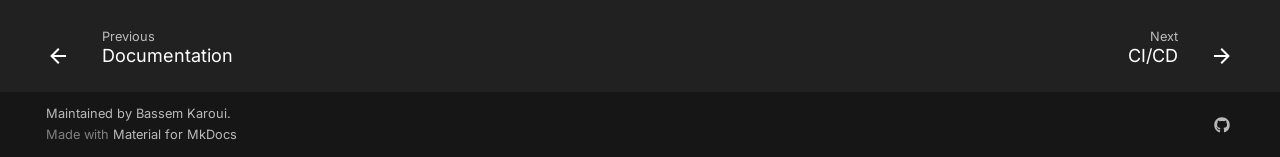
<file: features/docker/index.html>
<!doctype html><html lang=en class=no-js> <head><meta charset=utf-8><meta name=viewport content="width=device-width,initial-scale=1"><meta name=description content="A Copier-powered template for creating Python packages managed with uv."><meta name=author content="Bassem Karoui"><link href="https://bassemkaroui.github.io/python-template-uv/features/docker/" rel="canonical"><link href=../documentation/ rel=prev><link href=../ci-cd/ rel=next><link rel=icon href=../../assets/images/favicon.png><meta name=generator content="mkdocs-1.6.1, mkdocs-material-9.7.5"><title>Docker - python-template-uv</title><link rel=stylesheet href=../../assets/stylesheets/main.484c7ddc.min.css><link rel=stylesheet href=../../assets/stylesheets/palette.ab4e12ef.min.css><link rel="stylesheet" href="../../assets/external/fonts.googleapis.com/css.56f7ac64.css"><style>:root{--md-text-font:"Inter";--md-code-font:"JetBrains Mono"}</style><link rel=stylesheet href=../../css/overrides.css><script>__md_scope=new URL("../..",location),__md_hash=e=>[...e].reduce(((e,_)=>(e<<5)-e+_.charCodeAt(0)),0),__md_get=(e,_=localStorage,t=__md_scope)=>JSON.parse(_.getItem(t.pathname+"."+e)),__md_set=(e,_,t=localStorage,a=__md_scope)=>{try{t.setItem(a.pathname+"."+e,JSON.stringify(_))}catch(e){}}</script><meta property=og:type content=website><meta property=og:title content="Docker - python-template-uv"><meta property=og:description content="A Copier-powered template for creating Python packages managed with uv."><meta property=og:image content=https://bassemkaroui.github.io/python-template-uv/assets/images/social/features/docker.png><meta property=og:image:type content=image/png><meta property=og:image:width content=1200><meta property=og:image:height content=630><meta content=https://bassemkaroui.github.io/python-template-uv/features/docker/ property=og:url><meta property=twitter:card content=summary_large_image><meta property=twitter:title content="Docker - python-template-uv"><meta property=twitter:description content="A Copier-powered template for creating Python packages managed with uv."><meta property=twitter:image content=https://bassemkaroui.github.io/python-template-uv/assets/images/social/features/docker.png></head> <body dir=ltr data-md-color-scheme=default data-md-color-primary=indigo data-md-color-accent=indigo> <input class=md-toggle data-md-toggle=drawer type=checkbox id=__drawer autocomplete=off> <input class=md-toggle data-md-toggle=search type=checkbox id=__search autocomplete=off> <label class=md-overlay for=__drawer></label> <div data-md-component=skip> <a href=#docker class=md-skip> Skip to content </a> </div> <div data-md-component=announce> </div> <header class="md-header md-header--shadow md-header--lifted" data-md-component=header> <nav class="md-header__inner md-grid" aria-label=Header> <a href=../.. title=python-template-uv class="md-header__button md-logo" aria-label=python-template-uv data-md-component=logo> <svg xmlns=http://www.w3.org/2000/svg viewbox="0 0 24 24"><path d="M19.14 7.5A2.86 2.86 0 0 1 22 10.36v3.78A2.86 2.86 0 0 1 19.14 17H12c0 .39.32.96.71.96H17v1.68a2.86 2.86 0 0 1-2.86 2.86H9.86A2.86 2.86 0 0 1 7 19.64v-3.75a2.85 2.85 0 0 1 2.86-2.85h5.25a2.85 2.85 0 0 0 2.85-2.86V7.5zm-4.28 11.79c-.4 0-.72.3-.72.89s.32.71.72.71a.71.71 0 0 0 .71-.71c0-.59-.32-.89-.71-.89m-10-1.79A2.86 2.86 0 0 1 2 14.64v-3.78A2.86 2.86 0 0 1 4.86 8H12c0-.39-.32-.96-.71-.96H7V5.36A2.86 2.86 0 0 1 9.86 2.5h4.28A2.86 2.86 0 0 1 17 5.36v3.75a2.85 2.85 0 0 1-2.86 2.85H8.89a2.85 2.85 0 0 0-2.85 2.86v2.68zM9.14 5.71c.4 0 .72-.3.72-.89s-.32-.71-.72-.71c-.39 0-.71.12-.71.71s.32.89.71.89"/></svg> </a> <label class="md-header__button md-icon" for=__drawer> <svg xmlns=http://www.w3.org/2000/svg viewbox="0 0 24 24"><path d="M3 6h18v2H3zm0 5h18v2H3zm0 5h18v2H3z"/></svg> </label> <div class=md-header__title data-md-component=header-title> <div class=md-header__ellipsis> <div class=md-header__topic> <span class=md-ellipsis> python-template-uv </span> </div> <div class=md-header__topic data-md-component=header-topic> <span class=md-ellipsis> Docker </span> </div> </div> </div> <form class=md-header__option data-md-component=palette> <input class=md-option data-md-color-media=(prefers-color-scheme) data-md-color-scheme=default data-md-color-primary=indigo data-md-color-accent=indigo aria-label="Switch to light mode" type=radio name=__palette id=__palette_0> <label class="md-header__button md-icon" title="Switch to light mode" for=__palette_1 hidden> <svg xmlns=http://www.w3.org/2000/svg viewbox="0 0 24 24"><path d="M9 2C5.13 2 2 5.13 2 9c0 2.38 1.19 4.47 3 5.74V17c0 .55.45 1 1 1h6c.55 0 1-.45 1-1v-2.26c1.81-1.27 3-3.36 3-5.74 0-3.87-3.13-7-7-7M6 21c0 .55.45 1 1 1h4c.55 0 1-.45 1-1v-1H6zm13-8h-2l-3.2 9h1.9l.7-2h3.2l.7 2h1.9zm-2.15 5.65L18 15l1.15 3.65z"/></svg> </label> <input class=md-option data-md-color-media="(prefers-color-scheme: light)" data-md-color-scheme=default data-md-color-primary=white data-md-color-accent=deep-orange aria-label="Switch to dark mode" type=radio name=__palette id=__palette_1> <label class="md-header__button md-icon" title="Switch to dark mode" for=__palette_2 hidden> <svg xmlns=http://www.w3.org/2000/svg viewbox="0 0 24 24"><path d="M12 8a4 4 0 0 0-4 4 4 4 0 0 0 4 4 4 4 0 0 0 4-4 4 4 0 0 0-4-4m0 10a6 6 0 0 1-6-6 6 6 0 0 1 6-6 6 6 0 0 1 6 6 6 6 0 0 1-6 6m8-9.31V4h-4.69L12 .69 8.69 4H4v4.69L.69 12 4 15.31V20h4.69L12 23.31 15.31 20H20v-4.69L23.31 12z"/></svg> </label> <input class=md-option data-md-color-media="(prefers-color-scheme: dark)" data-md-color-scheme=slate data-md-color-primary=black data-md-color-accent=deep-orange aria-label="Switch to system preference" type=radio name=__palette id=__palette_2> <label class="md-header__button md-icon" title="Switch to system preference" for=__palette_0 hidden> <svg xmlns=http://www.w3.org/2000/svg viewbox="0 0 24 24"><path d="M12 18c-.89 0-1.74-.2-2.5-.55C11.56 16.5 13 14.42 13 12s-1.44-4.5-3.5-5.45C10.26 6.2 11.11 6 12 6a6 6 0 0 1 6 6 6 6 0 0 1-6 6m8-9.31V4h-4.69L12 .69 8.69 4H4v4.69L.69 12 4 15.31V20h4.69L12 23.31 15.31 20H20v-4.69L23.31 12z"/></svg> </label> </form> <script>var palette=__md_get("__palette");if(palette&&palette.color){if("(prefers-color-scheme)"===palette.color.media){var media=matchMedia("(prefers-color-scheme: light)"),input=document.querySelector(media.matches?"[data-md-color-media='(prefers-color-scheme: light)']":"[data-md-color-media='(prefers-color-scheme: dark)']");palette.color.media=input.getAttribute("data-md-color-media"),palette.color.scheme=input.getAttribute("data-md-color-scheme"),palette.color.primary=input.getAttribute("data-md-color-primary"),palette.color.accent=input.getAttribute("data-md-color-accent")}for(var[key,value]of Object.entries(palette.color))document.body.setAttribute("data-md-color-"+key,value)}</script> <label class="md-header__button md-icon" for=__search> <svg xmlns=http://www.w3.org/2000/svg viewbox="0 0 24 24"><path d="M9.5 3A6.5 6.5 0 0 1 16 9.5c0 1.61-.59 3.09-1.56 4.23l.27.27h.79l5 5-1.5 1.5-5-5v-.79l-.27-.27A6.52 6.52 0 0 1 9.5 16 6.5 6.5 0 0 1 3 9.5 6.5 6.5 0 0 1 9.5 3m0 2C7 5 5 7 5 9.5S7 14 9.5 14 14 12 14 9.5 12 5 9.5 5"/></svg> </label> <div class=md-search data-md-component=search role=dialog> <label class=md-search__overlay for=__search></label> <div class=md-search__inner role=search> <form class=md-search__form name=search> <input type=text class=md-search__input name=query aria-label=Search placeholder=Search autocapitalize=off autocorrect=off autocomplete=off spellcheck=false data-md-component=search-query required> <label class="md-search__icon md-icon" for=__search> <svg xmlns=http://www.w3.org/2000/svg viewbox="0 0 24 24"><path d="M9.5 3A6.5 6.5 0 0 1 16 9.5c0 1.61-.59 3.09-1.56 4.23l.27.27h.79l5 5-1.5 1.5-5-5v-.79l-.27-.27A6.52 6.52 0 0 1 9.5 16 6.5 6.5 0 0 1 3 9.5 6.5 6.5 0 0 1 9.5 3m0 2C7 5 5 7 5 9.5S7 14 9.5 14 14 12 14 9.5 12 5 9.5 5"/></svg> <svg xmlns=http://www.w3.org/2000/svg viewbox="0 0 24 24"><path d="M20 11v2H8l5.5 5.5-1.42 1.42L4.16 12l7.92-7.92L13.5 5.5 8 11z"/></svg> </label> <nav class=md-search__options aria-label=Search> <a href=javascript:void(0) class="md-search__icon md-icon" title=Share aria-label=Share data-clipboard data-clipboard-text data-md-component=search-share tabindex=-1> <svg xmlns=http://www.w3.org/2000/svg viewbox="0 0 24 24"><path d="M18 16.08c-.76 0-1.44.3-1.96.77L8.91 12.7c.05-.23.09-.46.09-.7s-.04-.47-.09-.7l7.05-4.11c.54.5 1.25.81 2.04.81a3 3 0 0 0 3-3 3 3 0 0 0-3-3 3 3 0 0 0-3 3c0 .24.04.47.09.7L8.04 9.81C7.5 9.31 6.79 9 6 9a3 3 0 0 0-3 3 3 3 0 0 0 3 3c.79 0 1.5-.31 2.04-.81l7.12 4.15c-.05.21-.08.43-.08.66 0 1.61 1.31 2.91 2.92 2.91s2.92-1.3 2.92-2.91A2.92 2.92 0 0 0 18 16.08"/></svg> </a> <button type=reset class="md-search__icon md-icon" title=Clear aria-label=Clear tabindex=-1> <svg xmlns=http://www.w3.org/2000/svg viewbox="0 0 24 24"><path d="M19 6.41 17.59 5 12 10.59 6.41 5 5 6.41 10.59 12 5 17.59 6.41 19 12 13.41 17.59 19 19 17.59 13.41 12z"/></svg> </button> </nav> <div class=md-search__suggest data-md-component=search-suggest></div> </form> <div class=md-search__output> <div class=md-search__scrollwrap tabindex=0 data-md-scrollfix> <div class=md-search-result data-md-component=search-result> <div class=md-search-result__meta> Initializing search </div> <ol class=md-search-result__list role=presentation></ol> </div> </div> </div> </div> </div> <div class=md-header__source> <a href="https://github.com/bassemkaroui/python-template-uv" title="Go to repository" class="md-source" data-md-component="source"> <div class="md-source__icon md-icon"> <svg xmlns=http://www.w3.org/2000/svg viewbox="0 0 512 512"><!-- Font Awesome Free 7.1.0 by @fontawesome - https://fontawesome.com License - https://fontawesome.com/license/free (Icons: CC BY 4.0, Fonts: SIL OFL 1.1, Code: MIT License) Copyright 2025 Fonticons, Inc.--><path d="M173.9 397.4c0 2-2.3 3.6-5.2 3.6-3.3.3-5.6-1.3-5.6-3.6 0-2 2.3-3.6 5.2-3.6 3-.3 5.6 1.3 5.6 3.6m-31.1-4.5c-.7 2 1.3 4.3 4.3 4.9 2.6 1 5.6 0 6.2-2s-1.3-4.3-4.3-5.2c-2.6-.7-5.5.3-6.2 2.3m44.2-1.7c-2.9.7-4.9 2.6-4.6 4.9.3 2 2.9 3.3 5.9 2.6 2.9-.7 4.9-2.6 4.6-4.6-.3-1.9-3-3.2-5.9-2.9M252.8 8C114.1 8 8 113.3 8 252c0 110.9 69.8 205.8 169.5 239.2 12.8 2.3 17.3-5.6 17.3-12.1 0-6.2-.3-40.4-.3-61.4 0 0-70 15-84.7-29.8 0 0-11.4-29.1-27.8-36.6 0 0-22.9-15.7 1.6-15.4 0 0 24.9 2 38.6 25.8 21.9 38.6 58.6 27.5 72.9 20.9 2.3-16 8.8-27.1 16-33.7-55.9-6.2-112.3-14.3-112.3-110.5 0-27.5 7.6-41.3 23.6-58.9-2.6-6.5-11.1-33.3 2.6-67.9 20.9-6.5 69 27 69 27 20-5.6 41.5-8.5 62.8-8.5s42.8 2.9 62.8 8.5c0 0 48.1-33.6 69-27 13.7 34.7 5.2 61.4 2.6 67.9 16 17.7 25.8 31.5 25.8 58.9 0 96.5-58.9 104.2-114.8 110.5 9.2 7.9 17 22.9 17 46.4 0 33.7-.3 75.4-.3 83.6 0 6.5 4.6 14.4 17.3 12.1C436.2 457.8 504 362.9 504 252 504 113.3 391.5 8 252.8 8M105.2 352.9c-1.3 1-1 3.3.7 5.2 1.6 1.6 3.9 2.3 5.2 1 1.3-1 1-3.3-.7-5.2-1.6-1.6-3.9-2.3-5.2-1m-10.8-8.1c-.7 1.3.3 2.9 2.3 3.9 1.6 1 3.6.7 4.3-.7.7-1.3-.3-2.9-2.3-3.9-2-.6-3.6-.3-4.3.7m32.4 35.6c-1.6 1.3-1 4.3 1.3 6.2 2.3 2.3 5.2 2.6 6.5 1 1.3-1.3.7-4.3-1.3-6.2-2.2-2.3-5.2-2.6-6.5-1m-11.4-14.7c-1.6 1-1.6 3.6 0 5.9s4.3 3.3 5.6 2.3c1.6-1.3 1.6-3.9 0-6.2-1.4-2.3-4-3.3-5.6-2"/></svg> </div> <div class=md-source__repository> bassemkaroui/python-template-uv </div> </a> </div> </nav> <nav class=md-tabs aria-label=Tabs data-md-component=tabs> <div class=md-grid> <ul class=md-tabs__list> <li class=md-tabs__item> <a href=../.. class=md-tabs__link> Home </a> </li> <li class=md-tabs__item> <a href=../../getting-started/prerequisites/ class=md-tabs__link> Getting Started </a> </li> <li class="md-tabs__item md-tabs__item--active"> <a href=../overview/ class=md-tabs__link> Features </a> </li> <li class=md-tabs__item> <a href=../../configuration/variables/ class=md-tabs__link> Configuration </a> </li> </ul> </div> </nav> </header> <div class=md-container data-md-component=container> <main class=md-main data-md-component=main> <div class="md-main__inner md-grid"> <div class="md-sidebar md-sidebar--primary" data-md-component=sidebar data-md-type=navigation> <div class=md-sidebar__scrollwrap> <div class=md-sidebar__inner> <nav class="md-nav md-nav--primary md-nav--lifted" aria-label=Navigation data-md-level=0> <label class=md-nav__title for=__drawer> <a href=../.. title=python-template-uv class="md-nav__button md-logo" aria-label=python-template-uv data-md-component=logo> <svg xmlns=http://www.w3.org/2000/svg viewbox="0 0 24 24"><path d="M19.14 7.5A2.86 2.86 0 0 1 22 10.36v3.78A2.86 2.86 0 0 1 19.14 17H12c0 .39.32.96.71.96H17v1.68a2.86 2.86 0 0 1-2.86 2.86H9.86A2.86 2.86 0 0 1 7 19.64v-3.75a2.85 2.85 0 0 1 2.86-2.85h5.25a2.85 2.85 0 0 0 2.85-2.86V7.5zm-4.28 11.79c-.4 0-.72.3-.72.89s.32.71.72.71a.71.71 0 0 0 .71-.71c0-.59-.32-.89-.71-.89m-10-1.79A2.86 2.86 0 0 1 2 14.64v-3.78A2.86 2.86 0 0 1 4.86 8H12c0-.39-.32-.96-.71-.96H7V5.36A2.86 2.86 0 0 1 9.86 2.5h4.28A2.86 2.86 0 0 1 17 5.36v3.75a2.85 2.85 0 0 1-2.86 2.85H8.89a2.85 2.85 0 0 0-2.85 2.86v2.68zM9.14 5.71c.4 0 .72-.3.72-.89s-.32-.71-.72-.71c-.39 0-.71.12-.71.71s.32.89.71.89"/></svg> </a> python-template-uv </label> <div class=md-nav__source> <a href="https://github.com/bassemkaroui/python-template-uv" title="Go to repository" class="md-source" data-md-component="source"> <div class="md-source__icon md-icon"> <svg xmlns=http://www.w3.org/2000/svg viewbox="0 0 512 512"><!-- Font Awesome Free 7.1.0 by @fontawesome - https://fontawesome.com License - https://fontawesome.com/license/free (Icons: CC BY 4.0, Fonts: SIL OFL 1.1, Code: MIT License) Copyright 2025 Fonticons, Inc.--><path d="M173.9 397.4c0 2-2.3 3.6-5.2 3.6-3.3.3-5.6-1.3-5.6-3.6 0-2 2.3-3.6 5.2-3.6 3-.3 5.6 1.3 5.6 3.6m-31.1-4.5c-.7 2 1.3 4.3 4.3 4.9 2.6 1 5.6 0 6.2-2s-1.3-4.3-4.3-5.2c-2.6-.7-5.5.3-6.2 2.3m44.2-1.7c-2.9.7-4.9 2.6-4.6 4.9.3 2 2.9 3.3 5.9 2.6 2.9-.7 4.9-2.6 4.6-4.6-.3-1.9-3-3.2-5.9-2.9M252.8 8C114.1 8 8 113.3 8 252c0 110.9 69.8 205.8 169.5 239.2 12.8 2.3 17.3-5.6 17.3-12.1 0-6.2-.3-40.4-.3-61.4 0 0-70 15-84.7-29.8 0 0-11.4-29.1-27.8-36.6 0 0-22.9-15.7 1.6-15.4 0 0 24.9 2 38.6 25.8 21.9 38.6 58.6 27.5 72.9 20.9 2.3-16 8.8-27.1 16-33.7-55.9-6.2-112.3-14.3-112.3-110.5 0-27.5 7.6-41.3 23.6-58.9-2.6-6.5-11.1-33.3 2.6-67.9 20.9-6.5 69 27 69 27 20-5.6 41.5-8.5 62.8-8.5s42.8 2.9 62.8 8.5c0 0 48.1-33.6 69-27 13.7 34.7 5.2 61.4 2.6 67.9 16 17.7 25.8 31.5 25.8 58.9 0 96.5-58.9 104.2-114.8 110.5 9.2 7.9 17 22.9 17 46.4 0 33.7-.3 75.4-.3 83.6 0 6.5 4.6 14.4 17.3 12.1C436.2 457.8 504 362.9 504 252 504 113.3 391.5 8 252.8 8M105.2 352.9c-1.3 1-1 3.3.7 5.2 1.6 1.6 3.9 2.3 5.2 1 1.3-1 1-3.3-.7-5.2-1.6-1.6-3.9-2.3-5.2-1m-10.8-8.1c-.7 1.3.3 2.9 2.3 3.9 1.6 1 3.6.7 4.3-.7.7-1.3-.3-2.9-2.3-3.9-2-.6-3.6-.3-4.3.7m32.4 35.6c-1.6 1.3-1 4.3 1.3 6.2 2.3 2.3 5.2 2.6 6.5 1 1.3-1.3.7-4.3-1.3-6.2-2.2-2.3-5.2-2.6-6.5-1m-11.4-14.7c-1.6 1-1.6 3.6 0 5.9s4.3 3.3 5.6 2.3c1.6-1.3 1.6-3.9 0-6.2-1.4-2.3-4-3.3-5.6-2"/></svg> </div> <div class=md-source__repository> bassemkaroui/python-template-uv </div> </a> </div> <ul class=md-nav__list data-md-scrollfix> <li class=md-nav__item> <a href=../.. class=md-nav__link> <span class=md-ellipsis> Home </span> </a> </li> <li class="md-nav__item md-nav__item--nested"> <input class="md-nav__toggle md-toggle " type=checkbox id=__nav_2> <label class=md-nav__link for=__nav_2 id=__nav_2_label tabindex=0> <span class=md-ellipsis> Getting Started </span> <span class="md-nav__icon md-icon"></span> </label> <nav class=md-nav data-md-level=1 aria-labelledby=__nav_2_label aria-expanded=false> <label class=md-nav__title for=__nav_2> <span class="md-nav__icon md-icon"></span> Getting Started </label> <ul class=md-nav__list data-md-scrollfix> <li class=md-nav__item> <a href=../../getting-started/prerequisites/ class=md-nav__link> <span class=md-ellipsis> Prerequisites </span> </a> </li> <li class=md-nav__item> <a href=../../getting-started/quickstart/ class=md-nav__link> <span class=md-ellipsis> Quickstart </span> </a> </li> <li class=md-nav__item> <a href=../../getting-started/updating/ class=md-nav__link> <span class=md-ellipsis> Updating </span> </a> </li> </ul> </nav> </li> <li class="md-nav__item md-nav__item--active md-nav__item--section md-nav__item--nested"> <input class="md-nav__toggle md-toggle " type=checkbox id=__nav_3 checked> <label class=md-nav__link for=__nav_3 id=__nav_3_label tabindex> <span class=md-ellipsis> Features </span> <span class="md-nav__icon md-icon"></span> </label> <nav class=md-nav data-md-level=1 aria-labelledby=__nav_3_label aria-expanded=true> <label class=md-nav__title for=__nav_3> <span class="md-nav__icon md-icon"></span> Features </label> <ul class=md-nav__list data-md-scrollfix> <li class=md-nav__item> <a href=../overview/ class=md-nav__link> <span class=md-ellipsis> Overview </span> </a> </li> <li class=md-nav__item> <a href=../task-runner/ class=md-nav__link> <span class=md-ellipsis> Task Runner </span> </a> </li> <li class=md-nav__item> <a href=../quality-tools/ class=md-nav__link> <span class=md-ellipsis> Quality Tools </span> </a> </li> <li class=md-nav__item> <a href=../testing/ class=md-nav__link> <span class=md-ellipsis> Testing </span> </a> </li> <li class=md-nav__item> <a href=../documentation/ class=md-nav__link> <span class=md-ellipsis> Documentation </span> </a> </li> <li class="md-nav__item md-nav__item--active"> <input class="md-nav__toggle md-toggle" type=checkbox id=__toc> <label class="md-nav__link md-nav__link--active" for=__toc> <span class=md-ellipsis> Docker </span> <span class="md-nav__icon md-icon"></span> </label> <a href=./ class="md-nav__link md-nav__link--active"> <span class=md-ellipsis> Docker </span> </a> <nav class="md-nav md-nav--secondary" aria-label="Table of contents"> <label class=md-nav__title for=__toc> <span class="md-nav__icon md-icon"></span> Table of contents </label> <ul class=md-nav__list data-md-component=toc data-md-scrollfix> <li class=md-nav__item> <a href=#generated-files class=md-nav__link> <span class=md-ellipsis> Generated Files </span> </a> </li> <li class=md-nav__item> <a href=#commands class=md-nav__link> <span class=md-ellipsis> Commands </span> </a> </li> <li class=md-nav__item> <a href=#gpu-support class=md-nav__link> <span class=md-ellipsis> GPU Support </span> </a> </li> <li class=md-nav__item> <a href=#container-security class=md-nav__link> <span class=md-ellipsis> Container Security </span> </a> </li> <li class=md-nav__item> <a href=#development-workflow class=md-nav__link> <span class=md-ellipsis> Development Workflow </span> </a> </li> </ul> </nav> </li> <li class=md-nav__item> <a href=../ci-cd/ class=md-nav__link> <span class=md-ellipsis> CI/CD </span> </a> </li> <li class=md-nav__item> <a href=../optional/ class=md-nav__link> <span class=md-ellipsis> Optional Features </span> </a> </li> </ul> </nav> </li> <li class="md-nav__item md-nav__item--nested"> <input class="md-nav__toggle md-toggle " type=checkbox id=__nav_4> <label class=md-nav__link for=__nav_4 id=__nav_4_label tabindex=0> <span class=md-ellipsis> Configuration </span> <span class="md-nav__icon md-icon"></span> </label> <nav class=md-nav data-md-level=1 aria-labelledby=__nav_4_label aria-expanded=false> <label class=md-nav__title for=__nav_4> <span class="md-nav__icon md-icon"></span> Configuration </label> <ul class=md-nav__list data-md-scrollfix> <li class=md-nav__item> <a href=../../configuration/variables/ class=md-nav__link> <span class=md-ellipsis> Template Variables </span> </a> </li> </ul> </nav> </li> </ul> </nav> </div> </div> </div> <div class="md-sidebar md-sidebar--secondary" data-md-component=sidebar data-md-type=toc> <div class=md-sidebar__scrollwrap> <div class=md-sidebar__inner> <nav class="md-nav md-nav--secondary" aria-label="Table of contents"> <label class=md-nav__title for=__toc> <span class="md-nav__icon md-icon"></span> Table of contents </label> <ul class=md-nav__list data-md-component=toc data-md-scrollfix> <li class=md-nav__item> <a href=#generated-files class=md-nav__link> <span class=md-ellipsis> Generated Files </span> </a> </li> <li class=md-nav__item> <a href=#commands class=md-nav__link> <span class=md-ellipsis> Commands </span> </a> </li> <li class=md-nav__item> <a href=#gpu-support class=md-nav__link> <span class=md-ellipsis> GPU Support </span> </a> </li> <li class=md-nav__item> <a href=#container-security class=md-nav__link> <span class=md-ellipsis> Container Security </span> </a> </li> <li class=md-nav__item> <a href=#development-workflow class=md-nav__link> <span class=md-ellipsis> Development Workflow </span> </a> </li> </ul> </nav> </div> </div> </div> <div class=md-content data-md-component=content> <nav class=md-path aria-label=Navigation> <ol class=md-path__list> <li class=md-path__item> <a href=../.. class=md-path__link> <span class=md-ellipsis> Home </span> </a> </li> <li class=md-path__item> <a href=../overview/ class=md-path__link> <span class=md-ellipsis> Features </span> </a> </li> </ol> </nav> <article class="md-content__inner md-typeset"> <h1 id=docker>Docker<a class=headerlink href=#docker title="Permanent link">&para;</a></h1> <p>When <code>dockerfile: true</code> (the default), the template generates Docker configuration for both production and development use.</p> <h2 id=generated-files>Generated Files<a class=headerlink href=#generated-files title="Permanent link">&para;</a></h2> <table> <thead> <tr> <th>File</th> <th>Purpose</th> </tr> </thead> <tbody> <tr> <td><code>Dockerfile</code></td> <td>Multi-stage production build</td> </tr> <tr> <td><code>compose.yaml</code></td> <td>Production service definition</td> </tr> <tr> <td><code>compose.override.yaml</code></td> <td>Development overrides (hot-reload, exposed ports)</td> </tr> </tbody> </table> <h2 id=commands>Commands<a class=headerlink href=#commands title="Permanent link">&para;</a></h2> <div class="tabbed-set tabbed-alternate" data-tabs=1:2><input checked=checked id=make name=__tabbed_1 type=radio><input id=mise name=__tabbed_1 type=radio><div class=tabbed-labels><label for=make><span class=twemoji><svg xmlns=http://www.w3.org/2000/svg viewbox="0 0 24 24"><path d="M13.38 3.498c-.27 0-.511.19-.566.465L9.85 18.986a.58.58 0 0 0 .453.678l4.095.826a.58.58 0 0 0 .682-.455l2.963-15.021a.58.58 0 0 0-.453-.678l-4.096-.826a.6.6 0 0 0-.113-.012zm-5.876.098a.58.58 0 0 0-.516.318L.062 17.697a.575.575 0 0 0 .256.774l3.733 1.877a.58.58 0 0 0 .775-.258l6.926-13.781a.577.577 0 0 0-.256-.776L7.762 3.658a.6.6 0 0 0-.258-.062m11.74.115a.576.576 0 0 0-.576.576v15.426c0 .318.258.578.576.578h4.178a.58.58 0 0 0 .578-.578V4.287a.58.58 0 0 0-.578-.576Z"/></svg></span> make</label><label for=mise><span class=twemoji><svg xmlns=http://www.w3.org/2000/svg viewbox="0 0 24 24"><path d="m22.7 19-9.1-9.1c.9-2.3.4-5-1.5-6.9-2-2-5-2.4-7.4-1.3L9 6 6 9 1.6 4.7C.4 7.1.9 10.1 2.9 12.1c1.9 1.9 4.6 2.4 6.9 1.5l9.1 9.1c.4.4 1 .4 1.4 0l2.3-2.3c.5-.4.5-1.1.1-1.4"/></svg></span> mise</label></div> <div class=tabbed-content> <div class=tabbed-block> <div class=highlight><pre><span></span><code><a id=__codelineno-0-1 name=__codelineno-0-1 href=#__codelineno-0-1></a><span class=c1># Build Docker images</span>
<a id=__codelineno-0-2 name=__codelineno-0-2 href=#__codelineno-0-2></a>make<span class=w> </span>docker-build
<a id=__codelineno-0-3 name=__codelineno-0-3 href=#__codelineno-0-3></a>
<a id=__codelineno-0-4 name=__codelineno-0-4 href=#__codelineno-0-4></a><span class=c1># Start services</span>
<a id=__codelineno-0-5 name=__codelineno-0-5 href=#__codelineno-0-5></a>make<span class=w> </span>docker-start
<a id=__codelineno-0-6 name=__codelineno-0-6 href=#__codelineno-0-6></a>
<a id=__codelineno-0-7 name=__codelineno-0-7 href=#__codelineno-0-7></a><span class=c1># Stop and remove services</span>
<a id=__codelineno-0-8 name=__codelineno-0-8 href=#__codelineno-0-8></a>make<span class=w> </span>docker-stop
</code></pre></div> </div> <div class=tabbed-block> <div class=highlight><pre><span></span><code><a id=__codelineno-1-1 name=__codelineno-1-1 href=#__codelineno-1-1></a><span class=c1># Build Docker images</span>
<a id=__codelineno-1-2 name=__codelineno-1-2 href=#__codelineno-1-2></a>mise<span class=w> </span>run<span class=w> </span>docker:build
<a id=__codelineno-1-3 name=__codelineno-1-3 href=#__codelineno-1-3></a>
<a id=__codelineno-1-4 name=__codelineno-1-4 href=#__codelineno-1-4></a><span class=c1># Start services</span>
<a id=__codelineno-1-5 name=__codelineno-1-5 href=#__codelineno-1-5></a>mise<span class=w> </span>run<span class=w> </span>docker:start
<a id=__codelineno-1-6 name=__codelineno-1-6 href=#__codelineno-1-6></a>
<a id=__codelineno-1-7 name=__codelineno-1-7 href=#__codelineno-1-7></a><span class=c1># Stop and remove services</span>
<a id=__codelineno-1-8 name=__codelineno-1-8 href=#__codelineno-1-8></a>mise<span class=w> </span>run<span class=w> </span>docker:stop
</code></pre></div> </div> </div> </div> <h2 id=gpu-support>GPU Support<a class=headerlink href=#gpu-support title="Permanent link">&para;</a></h2> <p>Enable GPU support by setting <code>gpus: true</code> during generation. This adds NVIDIA GPU configuration to the Docker setup:</p> <ul> <li>NVIDIA base image for CUDA support</li> <li>GPU device requests in compose files</li> <li>Appropriate runtime configuration</li> </ul> <h2 id=container-security>Container Security<a class=headerlink href=#container-security title="Permanent link">&para;</a></h2> <p>By default, the container runs as a non-root user matching your host UID/GID. Set <code>privileged_container: true</code> during generation if root access is required.</p> <h2 id=development-workflow>Development Workflow<a class=headerlink href=#development-workflow title="Permanent link">&para;</a></h2> <p>The <code>compose.override.yaml</code> file is loaded automatically by Docker Compose and adds:</p> <ul> <li>Volume mounts for live code reloading</li> <li>Exposed ports for local development</li> <li>Environment variable overrides</li> </ul> <aside class=md-source-file> <span class=md-source-file__fact> <span class=md-icon title="Last update"> <svg xmlns=http://www.w3.org/2000/svg viewbox="0 0 24 24"><path d="M21 13.1c-.1 0-.3.1-.4.2l-1 1 2.1 2.1 1-1c.2-.2.2-.6 0-.8l-1.3-1.3c-.1-.1-.2-.2-.4-.2m-1.9 1.8-6.1 6V23h2.1l6.1-6.1zM12.5 7v5.2l4 2.4-1 1L11 13V7zM11 21.9c-5.1-.5-9-4.8-9-9.9C2 6.5 6.5 2 12 2c5.3 0 9.6 4.1 10 9.3-.3-.1-.6-.2-1-.2s-.7.1-1 .2C19.6 7.2 16.2 4 12 4c-4.4 0-8 3.6-8 8 0 4.1 3.1 7.5 7.1 7.9l-.1.2z"/></svg> </span> <span class="git-revision-date-localized-plugin git-revision-date-localized-plugin-date" title="March 15, 2026 17:27:02 UTC">March 15, 2026</span> </span> <span class=md-source-file__fact> <span class=md-icon title=Created> <svg xmlns=http://www.w3.org/2000/svg viewbox="0 0 24 24"><path d="M14.47 15.08 11 13V7h1.5v5.25l3.08 1.83c-.41.28-.79.62-1.11 1m-1.39 4.84c-.36.05-.71.08-1.08.08-4.42 0-8-3.58-8-8s3.58-8 8-8 8 3.58 8 8c0 .37-.03.72-.08 1.08.69.1 1.33.32 1.92.64.1-.56.16-1.13.16-1.72 0-5.5-4.5-10-10-10S2 6.5 2 12s4.47 10 10 10c.59 0 1.16-.06 1.72-.16-.32-.59-.54-1.23-.64-1.92M18 15v3h-3v2h3v3h2v-3h3v-2h-3v-3z"/></svg> </span> <span class="git-revision-date-localized-plugin git-revision-date-localized-plugin-date" title="March 15, 2026 14:25:08 UTC">March 15, 2026</span> </span> </aside> </article> </div> <script>var tabs=__md_get("__tabs");if(Array.isArray(tabs))e:for(var set of document.querySelectorAll(".tabbed-set")){var labels=set.querySelector(".tabbed-labels");for(var tab of tabs)for(var label of labels.getElementsByTagName("label"))if(label.innerText.trim()===tab){var input=document.getElementById(label.htmlFor);input.checked=!0;continue e}}</script> <script>var target=document.getElementById(location.hash.slice(1));target&&target.name&&(target.checked=target.name.startsWith("__tabbed_"))</script> </div> <button type=button class="md-top md-icon" data-md-component=top hidden> <svg xmlns=http://www.w3.org/2000/svg viewbox="0 0 24 24"><path d="M13 20h-2V8l-5.5 5.5-1.42-1.42L12 4.16l7.92 7.92-1.42 1.42L13 8z"/></svg> Back to top </button> </main> <footer class=md-footer> <nav class="md-footer__inner md-grid" aria-label=Footer> <a href=../documentation/ class="md-footer__link md-footer__link--prev" aria-label="Previous: Documentation"> <div class="md-footer__button md-icon"> <svg xmlns=http://www.w3.org/2000/svg viewbox="0 0 24 24"><path d="M20 11v2H8l5.5 5.5-1.42 1.42L4.16 12l7.92-7.92L13.5 5.5 8 11z"/></svg> </div> <div class=md-footer__title> <span class=md-footer__direction> Previous </span> <div class=md-ellipsis> Documentation </div> </div> </a> <a href=../ci-cd/ class="md-footer__link md-footer__link--next" aria-label="Next: CI/CD"> <div class=md-footer__title> <span class=md-footer__direction> Next </span> <div class=md-ellipsis> CI/CD </div> </div> <div class="md-footer__button md-icon"> <svg xmlns=http://www.w3.org/2000/svg viewbox="0 0 24 24"><path d="M4 11v2h12l-5.5 5.5 1.42 1.42L19.84 12l-7.92-7.92L10.5 5.5 16 11z"/></svg> </div> </a> </nav> <div class="md-footer-meta md-typeset"> <div class="md-footer-meta__inner md-grid"> <div class=md-copyright> <div class=md-copyright__highlight> Maintained by <a href="https://github.com/bassemkaroui">Bassem Karoui</a>. </div> Made with <a href="https://squidfunk.github.io/mkdocs-material/" target="_blank" rel="noopener"> Material for MkDocs </a> </div> <div class=md-social> <a href="https://github.com/bassemkaroui/python-template-uv" target="_blank" rel="noopener" title="github.com" class="md-social__link"> <svg xmlns=http://www.w3.org/2000/svg viewbox="0 0 512 512"><!-- Font Awesome Free 7.1.0 by @fontawesome - https://fontawesome.com License - https://fontawesome.com/license/free (Icons: CC BY 4.0, Fonts: SIL OFL 1.1, Code: MIT License) Copyright 2025 Fonticons, Inc.--><path d="M173.9 397.4c0 2-2.3 3.6-5.2 3.6-3.3.3-5.6-1.3-5.6-3.6 0-2 2.3-3.6 5.2-3.6 3-.3 5.6 1.3 5.6 3.6m-31.1-4.5c-.7 2 1.3 4.3 4.3 4.9 2.6 1 5.6 0 6.2-2s-1.3-4.3-4.3-5.2c-2.6-.7-5.5.3-6.2 2.3m44.2-1.7c-2.9.7-4.9 2.6-4.6 4.9.3 2 2.9 3.3 5.9 2.6 2.9-.7 4.9-2.6 4.6-4.6-.3-1.9-3-3.2-5.9-2.9M252.8 8C114.1 8 8 113.3 8 252c0 110.9 69.8 205.8 169.5 239.2 12.8 2.3 17.3-5.6 17.3-12.1 0-6.2-.3-40.4-.3-61.4 0 0-70 15-84.7-29.8 0 0-11.4-29.1-27.8-36.6 0 0-22.9-15.7 1.6-15.4 0 0 24.9 2 38.6 25.8 21.9 38.6 58.6 27.5 72.9 20.9 2.3-16 8.8-27.1 16-33.7-55.9-6.2-112.3-14.3-112.3-110.5 0-27.5 7.6-41.3 23.6-58.9-2.6-6.5-11.1-33.3 2.6-67.9 20.9-6.5 69 27 69 27 20-5.6 41.5-8.5 62.8-8.5s42.8 2.9 62.8 8.5c0 0 48.1-33.6 69-27 13.7 34.7 5.2 61.4 2.6 67.9 16 17.7 25.8 31.5 25.8 58.9 0 96.5-58.9 104.2-114.8 110.5 9.2 7.9 17 22.9 17 46.4 0 33.7-.3 75.4-.3 83.6 0 6.5 4.6 14.4 17.3 12.1C436.2 457.8 504 362.9 504 252 504 113.3 391.5 8 252.8 8M105.2 352.9c-1.3 1-1 3.3.7 5.2 1.6 1.6 3.9 2.3 5.2 1 1.3-1 1-3.3-.7-5.2-1.6-1.6-3.9-2.3-5.2-1m-10.8-8.1c-.7 1.3.3 2.9 2.3 3.9 1.6 1 3.6.7 4.3-.7.7-1.3-.3-2.9-2.3-3.9-2-.6-3.6-.3-4.3.7m32.4 35.6c-1.6 1.3-1 4.3 1.3 6.2 2.3 2.3 5.2 2.6 6.5 1 1.3-1.3.7-4.3-1.3-6.2-2.2-2.3-5.2-2.6-6.5-1m-11.4-14.7c-1.6 1-1.6 3.6 0 5.9s4.3 3.3 5.6 2.3c1.6-1.3 1.6-3.9 0-6.2-1.4-2.3-4-3.3-5.6-2"/></svg> </a> </div> </div> </div> </footer> </div> <div class=md-dialog data-md-component=dialog> <div class="md-dialog__inner md-typeset"></div> </div> <div class=md-progress data-md-component=progress role=progressbar></div> <script id=__config type=application/json>{"annotate": null, "base": "../..", "features": ["navigation.footer", "navigation.indexes", "navigation.instant", "navigation.instant.prefetch", "navigation.instant.progress", "navigation.path", "navigation.tabs", "navigation.tabs.sticky", "navigation.top", "navigation.tracking", "toc.follow", "search.suggest", "search.share", "search.highlight", "content.tabs.link", "content.code.annotate", "content.code.copy", "content.tooltips", "content.footnote.tooltips"], "search": "../../assets/javascripts/workers/search.2c215733.min.js", "tags": null, "translations": {"clipboard.copied": "Copied to clipboard", "clipboard.copy": "Copy to clipboard", "search.result.more.one": "1 more on this page", "search.result.more.other": "# more on this page", "search.result.none": "No matching documents", "search.result.one": "1 matching document", "search.result.other": "# matching documents", "search.result.placeholder": "Type to start searching", "search.result.term.missing": "Missing", "select.version": "Select version"}, "version": null}</script> <script src=../../assets/javascripts/bundle.79ae519e.min.js></script> </body> </html>
</file>
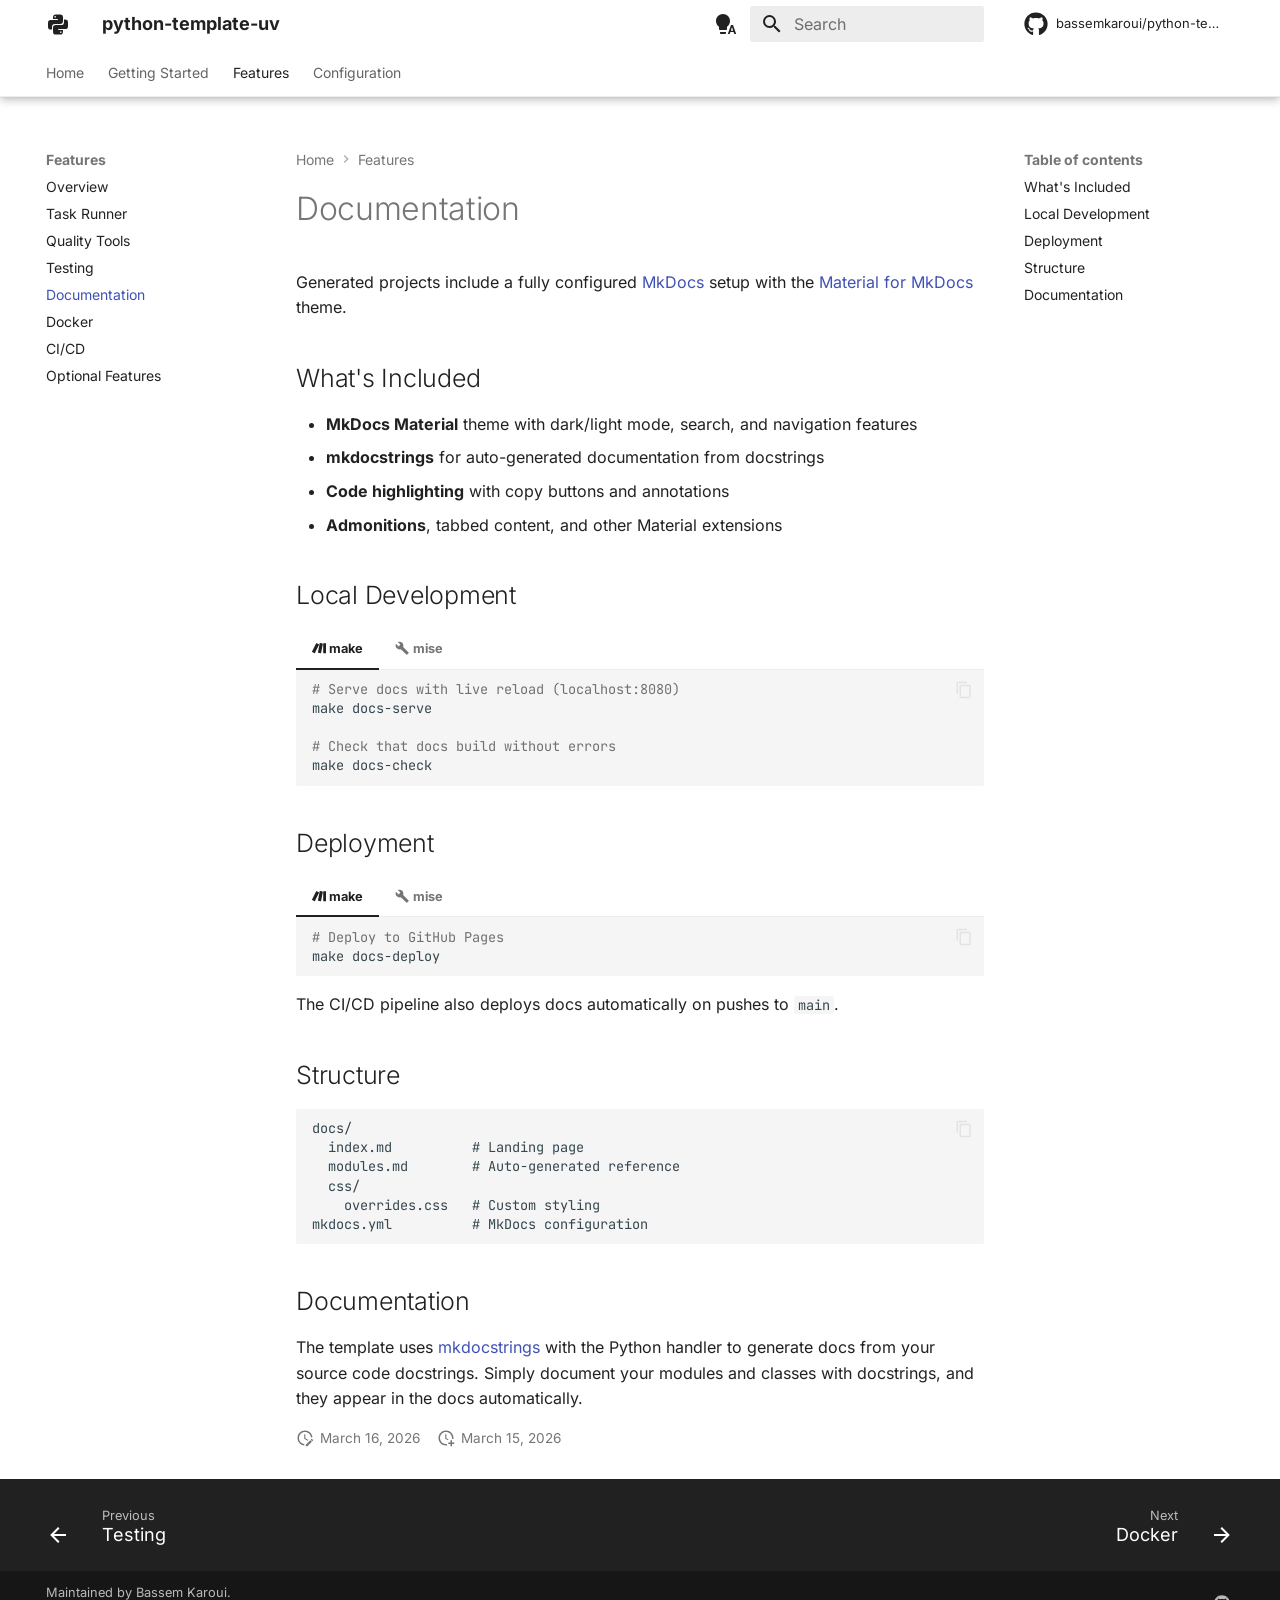
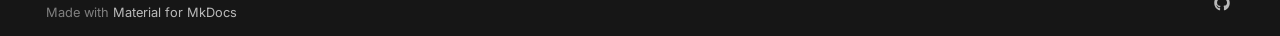
<file: features/documentation/index.html>
<!doctype html><html lang=en class=no-js> <head><meta charset=utf-8><meta name=viewport content="width=device-width,initial-scale=1"><meta name=description content="A Copier-powered template for creating Python packages managed with uv."><meta name=author content="Bassem Karoui"><link href="https://bassemkaroui.github.io/python-template-uv/features/documentation/" rel="canonical"><link href=../testing/ rel=prev><link href=../docker/ rel=next><link rel=icon href=../../assets/images/favicon.png><meta name=generator content="mkdocs-1.6.1, mkdocs-material-9.7.5"><title>Documentation - python-template-uv</title><link rel=stylesheet href=../../assets/stylesheets/main.484c7ddc.min.css><link rel=stylesheet href=../../assets/stylesheets/palette.ab4e12ef.min.css><link rel="stylesheet" href="../../assets/external/fonts.googleapis.com/css.56f7ac64.css"><style>:root{--md-text-font:"Inter";--md-code-font:"JetBrains Mono"}</style><link rel=stylesheet href=../../css/overrides.css><script>__md_scope=new URL("../..",location),__md_hash=e=>[...e].reduce(((e,_)=>(e<<5)-e+_.charCodeAt(0)),0),__md_get=(e,_=localStorage,t=__md_scope)=>JSON.parse(_.getItem(t.pathname+"."+e)),__md_set=(e,_,t=localStorage,a=__md_scope)=>{try{t.setItem(a.pathname+"."+e,JSON.stringify(_))}catch(e){}}</script><meta property=og:type content=website><meta property=og:title content="Documentation - python-template-uv"><meta property=og:description content="A Copier-powered template for creating Python packages managed with uv."><meta property=og:image content=https://bassemkaroui.github.io/python-template-uv/assets/images/social/features/documentation.png><meta property=og:image:type content=image/png><meta property=og:image:width content=1200><meta property=og:image:height content=630><meta content=https://bassemkaroui.github.io/python-template-uv/features/documentation/ property=og:url><meta property=twitter:card content=summary_large_image><meta property=twitter:title content="Documentation - python-template-uv"><meta property=twitter:description content="A Copier-powered template for creating Python packages managed with uv."><meta property=twitter:image content=https://bassemkaroui.github.io/python-template-uv/assets/images/social/features/documentation.png></head> <body dir=ltr data-md-color-scheme=default data-md-color-primary=indigo data-md-color-accent=indigo> <input class=md-toggle data-md-toggle=drawer type=checkbox id=__drawer autocomplete=off> <input class=md-toggle data-md-toggle=search type=checkbox id=__search autocomplete=off> <label class=md-overlay for=__drawer></label> <div data-md-component=skip> <a href=#documentation class=md-skip> Skip to content </a> </div> <div data-md-component=announce> </div> <header class="md-header md-header--shadow md-header--lifted" data-md-component=header> <nav class="md-header__inner md-grid" aria-label=Header> <a href=../.. title=python-template-uv class="md-header__button md-logo" aria-label=python-template-uv data-md-component=logo> <svg xmlns=http://www.w3.org/2000/svg viewbox="0 0 24 24"><path d="M19.14 7.5A2.86 2.86 0 0 1 22 10.36v3.78A2.86 2.86 0 0 1 19.14 17H12c0 .39.32.96.71.96H17v1.68a2.86 2.86 0 0 1-2.86 2.86H9.86A2.86 2.86 0 0 1 7 19.64v-3.75a2.85 2.85 0 0 1 2.86-2.85h5.25a2.85 2.85 0 0 0 2.85-2.86V7.5zm-4.28 11.79c-.4 0-.72.3-.72.89s.32.71.72.71a.71.71 0 0 0 .71-.71c0-.59-.32-.89-.71-.89m-10-1.79A2.86 2.86 0 0 1 2 14.64v-3.78A2.86 2.86 0 0 1 4.86 8H12c0-.39-.32-.96-.71-.96H7V5.36A2.86 2.86 0 0 1 9.86 2.5h4.28A2.86 2.86 0 0 1 17 5.36v3.75a2.85 2.85 0 0 1-2.86 2.85H8.89a2.85 2.85 0 0 0-2.85 2.86v2.68zM9.14 5.71c.4 0 .72-.3.72-.89s-.32-.71-.72-.71c-.39 0-.71.12-.71.71s.32.89.71.89"/></svg> </a> <label class="md-header__button md-icon" for=__drawer> <svg xmlns=http://www.w3.org/2000/svg viewbox="0 0 24 24"><path d="M3 6h18v2H3zm0 5h18v2H3zm0 5h18v2H3z"/></svg> </label> <div class=md-header__title data-md-component=header-title> <div class=md-header__ellipsis> <div class=md-header__topic> <span class=md-ellipsis> python-template-uv </span> </div> <div class=md-header__topic data-md-component=header-topic> <span class=md-ellipsis> Documentation </span> </div> </div> </div> <form class=md-header__option data-md-component=palette> <input class=md-option data-md-color-media=(prefers-color-scheme) data-md-color-scheme=default data-md-color-primary=indigo data-md-color-accent=indigo aria-label="Switch to light mode" type=radio name=__palette id=__palette_0> <label class="md-header__button md-icon" title="Switch to light mode" for=__palette_1 hidden> <svg xmlns=http://www.w3.org/2000/svg viewbox="0 0 24 24"><path d="M9 2C5.13 2 2 5.13 2 9c0 2.38 1.19 4.47 3 5.74V17c0 .55.45 1 1 1h6c.55 0 1-.45 1-1v-2.26c1.81-1.27 3-3.36 3-5.74 0-3.87-3.13-7-7-7M6 21c0 .55.45 1 1 1h4c.55 0 1-.45 1-1v-1H6zm13-8h-2l-3.2 9h1.9l.7-2h3.2l.7 2h1.9zm-2.15 5.65L18 15l1.15 3.65z"/></svg> </label> <input class=md-option data-md-color-media="(prefers-color-scheme: light)" data-md-color-scheme=default data-md-color-primary=white data-md-color-accent=deep-orange aria-label="Switch to dark mode" type=radio name=__palette id=__palette_1> <label class="md-header__button md-icon" title="Switch to dark mode" for=__palette_2 hidden> <svg xmlns=http://www.w3.org/2000/svg viewbox="0 0 24 24"><path d="M12 8a4 4 0 0 0-4 4 4 4 0 0 0 4 4 4 4 0 0 0 4-4 4 4 0 0 0-4-4m0 10a6 6 0 0 1-6-6 6 6 0 0 1 6-6 6 6 0 0 1 6 6 6 6 0 0 1-6 6m8-9.31V4h-4.69L12 .69 8.69 4H4v4.69L.69 12 4 15.31V20h4.69L12 23.31 15.31 20H20v-4.69L23.31 12z"/></svg> </label> <input class=md-option data-md-color-media="(prefers-color-scheme: dark)" data-md-color-scheme=slate data-md-color-primary=black data-md-color-accent=deep-orange aria-label="Switch to system preference" type=radio name=__palette id=__palette_2> <label class="md-header__button md-icon" title="Switch to system preference" for=__palette_0 hidden> <svg xmlns=http://www.w3.org/2000/svg viewbox="0 0 24 24"><path d="M12 18c-.89 0-1.74-.2-2.5-.55C11.56 16.5 13 14.42 13 12s-1.44-4.5-3.5-5.45C10.26 6.2 11.11 6 12 6a6 6 0 0 1 6 6 6 6 0 0 1-6 6m8-9.31V4h-4.69L12 .69 8.69 4H4v4.69L.69 12 4 15.31V20h4.69L12 23.31 15.31 20H20v-4.69L23.31 12z"/></svg> </label> </form> <script>var palette=__md_get("__palette");if(palette&&palette.color){if("(prefers-color-scheme)"===palette.color.media){var media=matchMedia("(prefers-color-scheme: light)"),input=document.querySelector(media.matches?"[data-md-color-media='(prefers-color-scheme: light)']":"[data-md-color-media='(prefers-color-scheme: dark)']");palette.color.media=input.getAttribute("data-md-color-media"),palette.color.scheme=input.getAttribute("data-md-color-scheme"),palette.color.primary=input.getAttribute("data-md-color-primary"),palette.color.accent=input.getAttribute("data-md-color-accent")}for(var[key,value]of Object.entries(palette.color))document.body.setAttribute("data-md-color-"+key,value)}</script> <label class="md-header__button md-icon" for=__search> <svg xmlns=http://www.w3.org/2000/svg viewbox="0 0 24 24"><path d="M9.5 3A6.5 6.5 0 0 1 16 9.5c0 1.61-.59 3.09-1.56 4.23l.27.27h.79l5 5-1.5 1.5-5-5v-.79l-.27-.27A6.52 6.52 0 0 1 9.5 16 6.5 6.5 0 0 1 3 9.5 6.5 6.5 0 0 1 9.5 3m0 2C7 5 5 7 5 9.5S7 14 9.5 14 14 12 14 9.5 12 5 9.5 5"/></svg> </label> <div class=md-search data-md-component=search role=dialog> <label class=md-search__overlay for=__search></label> <div class=md-search__inner role=search> <form class=md-search__form name=search> <input type=text class=md-search__input name=query aria-label=Search placeholder=Search autocapitalize=off autocorrect=off autocomplete=off spellcheck=false data-md-component=search-query required> <label class="md-search__icon md-icon" for=__search> <svg xmlns=http://www.w3.org/2000/svg viewbox="0 0 24 24"><path d="M9.5 3A6.5 6.5 0 0 1 16 9.5c0 1.61-.59 3.09-1.56 4.23l.27.27h.79l5 5-1.5 1.5-5-5v-.79l-.27-.27A6.52 6.52 0 0 1 9.5 16 6.5 6.5 0 0 1 3 9.5 6.5 6.5 0 0 1 9.5 3m0 2C7 5 5 7 5 9.5S7 14 9.5 14 14 12 14 9.5 12 5 9.5 5"/></svg> <svg xmlns=http://www.w3.org/2000/svg viewbox="0 0 24 24"><path d="M20 11v2H8l5.5 5.5-1.42 1.42L4.16 12l7.92-7.92L13.5 5.5 8 11z"/></svg> </label> <nav class=md-search__options aria-label=Search> <a href=javascript:void(0) class="md-search__icon md-icon" title=Share aria-label=Share data-clipboard data-clipboard-text data-md-component=search-share tabindex=-1> <svg xmlns=http://www.w3.org/2000/svg viewbox="0 0 24 24"><path d="M18 16.08c-.76 0-1.44.3-1.96.77L8.91 12.7c.05-.23.09-.46.09-.7s-.04-.47-.09-.7l7.05-4.11c.54.5 1.25.81 2.04.81a3 3 0 0 0 3-3 3 3 0 0 0-3-3 3 3 0 0 0-3 3c0 .24.04.47.09.7L8.04 9.81C7.5 9.31 6.79 9 6 9a3 3 0 0 0-3 3 3 3 0 0 0 3 3c.79 0 1.5-.31 2.04-.81l7.12 4.15c-.05.21-.08.43-.08.66 0 1.61 1.31 2.91 2.92 2.91s2.92-1.3 2.92-2.91A2.92 2.92 0 0 0 18 16.08"/></svg> </a> <button type=reset class="md-search__icon md-icon" title=Clear aria-label=Clear tabindex=-1> <svg xmlns=http://www.w3.org/2000/svg viewbox="0 0 24 24"><path d="M19 6.41 17.59 5 12 10.59 6.41 5 5 6.41 10.59 12 5 17.59 6.41 19 12 13.41 17.59 19 19 17.59 13.41 12z"/></svg> </button> </nav> <div class=md-search__suggest data-md-component=search-suggest></div> </form> <div class=md-search__output> <div class=md-search__scrollwrap tabindex=0 data-md-scrollfix> <div class=md-search-result data-md-component=search-result> <div class=md-search-result__meta> Initializing search </div> <ol class=md-search-result__list role=presentation></ol> </div> </div> </div> </div> </div> <div class=md-header__source> <a href="https://github.com/bassemkaroui/python-template-uv" title="Go to repository" class="md-source" data-md-component="source"> <div class="md-source__icon md-icon"> <svg xmlns=http://www.w3.org/2000/svg viewbox="0 0 512 512"><!-- Font Awesome Free 7.1.0 by @fontawesome - https://fontawesome.com License - https://fontawesome.com/license/free (Icons: CC BY 4.0, Fonts: SIL OFL 1.1, Code: MIT License) Copyright 2025 Fonticons, Inc.--><path d="M173.9 397.4c0 2-2.3 3.6-5.2 3.6-3.3.3-5.6-1.3-5.6-3.6 0-2 2.3-3.6 5.2-3.6 3-.3 5.6 1.3 5.6 3.6m-31.1-4.5c-.7 2 1.3 4.3 4.3 4.9 2.6 1 5.6 0 6.2-2s-1.3-4.3-4.3-5.2c-2.6-.7-5.5.3-6.2 2.3m44.2-1.7c-2.9.7-4.9 2.6-4.6 4.9.3 2 2.9 3.3 5.9 2.6 2.9-.7 4.9-2.6 4.6-4.6-.3-1.9-3-3.2-5.9-2.9M252.8 8C114.1 8 8 113.3 8 252c0 110.9 69.8 205.8 169.5 239.2 12.8 2.3 17.3-5.6 17.3-12.1 0-6.2-.3-40.4-.3-61.4 0 0-70 15-84.7-29.8 0 0-11.4-29.1-27.8-36.6 0 0-22.9-15.7 1.6-15.4 0 0 24.9 2 38.6 25.8 21.9 38.6 58.6 27.5 72.9 20.9 2.3-16 8.8-27.1 16-33.7-55.9-6.2-112.3-14.3-112.3-110.5 0-27.5 7.6-41.3 23.6-58.9-2.6-6.5-11.1-33.3 2.6-67.9 20.9-6.5 69 27 69 27 20-5.6 41.5-8.5 62.8-8.5s42.8 2.9 62.8 8.5c0 0 48.1-33.6 69-27 13.7 34.7 5.2 61.4 2.6 67.9 16 17.7 25.8 31.5 25.8 58.9 0 96.5-58.9 104.2-114.8 110.5 9.2 7.9 17 22.9 17 46.4 0 33.7-.3 75.4-.3 83.6 0 6.5 4.6 14.4 17.3 12.1C436.2 457.8 504 362.9 504 252 504 113.3 391.5 8 252.8 8M105.2 352.9c-1.3 1-1 3.3.7 5.2 1.6 1.6 3.9 2.3 5.2 1 1.3-1 1-3.3-.7-5.2-1.6-1.6-3.9-2.3-5.2-1m-10.8-8.1c-.7 1.3.3 2.9 2.3 3.9 1.6 1 3.6.7 4.3-.7.7-1.3-.3-2.9-2.3-3.9-2-.6-3.6-.3-4.3.7m32.4 35.6c-1.6 1.3-1 4.3 1.3 6.2 2.3 2.3 5.2 2.6 6.5 1 1.3-1.3.7-4.3-1.3-6.2-2.2-2.3-5.2-2.6-6.5-1m-11.4-14.7c-1.6 1-1.6 3.6 0 5.9s4.3 3.3 5.6 2.3c1.6-1.3 1.6-3.9 0-6.2-1.4-2.3-4-3.3-5.6-2"/></svg> </div> <div class=md-source__repository> bassemkaroui/python-template-uv </div> </a> </div> </nav> <nav class=md-tabs aria-label=Tabs data-md-component=tabs> <div class=md-grid> <ul class=md-tabs__list> <li class=md-tabs__item> <a href=../.. class=md-tabs__link> Home </a> </li> <li class=md-tabs__item> <a href=../../getting-started/prerequisites/ class=md-tabs__link> Getting Started </a> </li> <li class="md-tabs__item md-tabs__item--active"> <a href=../overview/ class=md-tabs__link> Features </a> </li> <li class=md-tabs__item> <a href=../../configuration/variables/ class=md-tabs__link> Configuration </a> </li> </ul> </div> </nav> </header> <div class=md-container data-md-component=container> <main class=md-main data-md-component=main> <div class="md-main__inner md-grid"> <div class="md-sidebar md-sidebar--primary" data-md-component=sidebar data-md-type=navigation> <div class=md-sidebar__scrollwrap> <div class=md-sidebar__inner> <nav class="md-nav md-nav--primary md-nav--lifted" aria-label=Navigation data-md-level=0> <label class=md-nav__title for=__drawer> <a href=../.. title=python-template-uv class="md-nav__button md-logo" aria-label=python-template-uv data-md-component=logo> <svg xmlns=http://www.w3.org/2000/svg viewbox="0 0 24 24"><path d="M19.14 7.5A2.86 2.86 0 0 1 22 10.36v3.78A2.86 2.86 0 0 1 19.14 17H12c0 .39.32.96.71.96H17v1.68a2.86 2.86 0 0 1-2.86 2.86H9.86A2.86 2.86 0 0 1 7 19.64v-3.75a2.85 2.85 0 0 1 2.86-2.85h5.25a2.85 2.85 0 0 0 2.85-2.86V7.5zm-4.28 11.79c-.4 0-.72.3-.72.89s.32.71.72.71a.71.71 0 0 0 .71-.71c0-.59-.32-.89-.71-.89m-10-1.79A2.86 2.86 0 0 1 2 14.64v-3.78A2.86 2.86 0 0 1 4.86 8H12c0-.39-.32-.96-.71-.96H7V5.36A2.86 2.86 0 0 1 9.86 2.5h4.28A2.86 2.86 0 0 1 17 5.36v3.75a2.85 2.85 0 0 1-2.86 2.85H8.89a2.85 2.85 0 0 0-2.85 2.86v2.68zM9.14 5.71c.4 0 .72-.3.72-.89s-.32-.71-.72-.71c-.39 0-.71.12-.71.71s.32.89.71.89"/></svg> </a> python-template-uv </label> <div class=md-nav__source> <a href="https://github.com/bassemkaroui/python-template-uv" title="Go to repository" class="md-source" data-md-component="source"> <div class="md-source__icon md-icon"> <svg xmlns=http://www.w3.org/2000/svg viewbox="0 0 512 512"><!-- Font Awesome Free 7.1.0 by @fontawesome - https://fontawesome.com License - https://fontawesome.com/license/free (Icons: CC BY 4.0, Fonts: SIL OFL 1.1, Code: MIT License) Copyright 2025 Fonticons, Inc.--><path d="M173.9 397.4c0 2-2.3 3.6-5.2 3.6-3.3.3-5.6-1.3-5.6-3.6 0-2 2.3-3.6 5.2-3.6 3-.3 5.6 1.3 5.6 3.6m-31.1-4.5c-.7 2 1.3 4.3 4.3 4.9 2.6 1 5.6 0 6.2-2s-1.3-4.3-4.3-5.2c-2.6-.7-5.5.3-6.2 2.3m44.2-1.7c-2.9.7-4.9 2.6-4.6 4.9.3 2 2.9 3.3 5.9 2.6 2.9-.7 4.9-2.6 4.6-4.6-.3-1.9-3-3.2-5.9-2.9M252.8 8C114.1 8 8 113.3 8 252c0 110.9 69.8 205.8 169.5 239.2 12.8 2.3 17.3-5.6 17.3-12.1 0-6.2-.3-40.4-.3-61.4 0 0-70 15-84.7-29.8 0 0-11.4-29.1-27.8-36.6 0 0-22.9-15.7 1.6-15.4 0 0 24.9 2 38.6 25.8 21.9 38.6 58.6 27.5 72.9 20.9 2.3-16 8.8-27.1 16-33.7-55.9-6.2-112.3-14.3-112.3-110.5 0-27.5 7.6-41.3 23.6-58.9-2.6-6.5-11.1-33.3 2.6-67.9 20.9-6.5 69 27 69 27 20-5.6 41.5-8.5 62.8-8.5s42.8 2.9 62.8 8.5c0 0 48.1-33.6 69-27 13.7 34.7 5.2 61.4 2.6 67.9 16 17.7 25.8 31.5 25.8 58.9 0 96.5-58.9 104.2-114.8 110.5 9.2 7.9 17 22.9 17 46.4 0 33.7-.3 75.4-.3 83.6 0 6.5 4.6 14.4 17.3 12.1C436.2 457.8 504 362.9 504 252 504 113.3 391.5 8 252.8 8M105.2 352.9c-1.3 1-1 3.3.7 5.2 1.6 1.6 3.9 2.3 5.2 1 1.3-1 1-3.3-.7-5.2-1.6-1.6-3.9-2.3-5.2-1m-10.8-8.1c-.7 1.3.3 2.9 2.3 3.9 1.6 1 3.6.7 4.3-.7.7-1.3-.3-2.9-2.3-3.9-2-.6-3.6-.3-4.3.7m32.4 35.6c-1.6 1.3-1 4.3 1.3 6.2 2.3 2.3 5.2 2.6 6.5 1 1.3-1.3.7-4.3-1.3-6.2-2.2-2.3-5.2-2.6-6.5-1m-11.4-14.7c-1.6 1-1.6 3.6 0 5.9s4.3 3.3 5.6 2.3c1.6-1.3 1.6-3.9 0-6.2-1.4-2.3-4-3.3-5.6-2"/></svg> </div> <div class=md-source__repository> bassemkaroui/python-template-uv </div> </a> </div> <ul class=md-nav__list data-md-scrollfix> <li class=md-nav__item> <a href=../.. class=md-nav__link> <span class=md-ellipsis> Home </span> </a> </li> <li class="md-nav__item md-nav__item--nested"> <input class="md-nav__toggle md-toggle " type=checkbox id=__nav_2> <label class=md-nav__link for=__nav_2 id=__nav_2_label tabindex=0> <span class=md-ellipsis> Getting Started </span> <span class="md-nav__icon md-icon"></span> </label> <nav class=md-nav data-md-level=1 aria-labelledby=__nav_2_label aria-expanded=false> <label class=md-nav__title for=__nav_2> <span class="md-nav__icon md-icon"></span> Getting Started </label> <ul class=md-nav__list data-md-scrollfix> <li class=md-nav__item> <a href=../../getting-started/prerequisites/ class=md-nav__link> <span class=md-ellipsis> Prerequisites </span> </a> </li> <li class=md-nav__item> <a href=../../getting-started/quickstart/ class=md-nav__link> <span class=md-ellipsis> Quickstart </span> </a> </li> <li class=md-nav__item> <a href=../../getting-started/updating/ class=md-nav__link> <span class=md-ellipsis> Updating </span> </a> </li> </ul> </nav> </li> <li class="md-nav__item md-nav__item--active md-nav__item--section md-nav__item--nested"> <input class="md-nav__toggle md-toggle " type=checkbox id=__nav_3 checked> <label class=md-nav__link for=__nav_3 id=__nav_3_label tabindex> <span class=md-ellipsis> Features </span> <span class="md-nav__icon md-icon"></span> </label> <nav class=md-nav data-md-level=1 aria-labelledby=__nav_3_label aria-expanded=true> <label class=md-nav__title for=__nav_3> <span class="md-nav__icon md-icon"></span> Features </label> <ul class=md-nav__list data-md-scrollfix> <li class=md-nav__item> <a href=../overview/ class=md-nav__link> <span class=md-ellipsis> Overview </span> </a> </li> <li class=md-nav__item> <a href=../task-runner/ class=md-nav__link> <span class=md-ellipsis> Task Runner </span> </a> </li> <li class=md-nav__item> <a href=../quality-tools/ class=md-nav__link> <span class=md-ellipsis> Quality Tools </span> </a> </li> <li class=md-nav__item> <a href=../testing/ class=md-nav__link> <span class=md-ellipsis> Testing </span> </a> </li> <li class="md-nav__item md-nav__item--active"> <input class="md-nav__toggle md-toggle" type=checkbox id=__toc> <label class="md-nav__link md-nav__link--active" for=__toc> <span class=md-ellipsis> Documentation </span> <span class="md-nav__icon md-icon"></span> </label> <a href=./ class="md-nav__link md-nav__link--active"> <span class=md-ellipsis> Documentation </span> </a> <nav class="md-nav md-nav--secondary" aria-label="Table of contents"> <label class=md-nav__title for=__toc> <span class="md-nav__icon md-icon"></span> Table of contents </label> <ul class=md-nav__list data-md-component=toc data-md-scrollfix> <li class=md-nav__item> <a href=#whats-included class=md-nav__link> <span class=md-ellipsis> What's Included </span> </a> </li> <li class=md-nav__item> <a href=#local-development class=md-nav__link> <span class=md-ellipsis> Local Development </span> </a> </li> <li class=md-nav__item> <a href=#deployment class=md-nav__link> <span class=md-ellipsis> Deployment </span> </a> </li> <li class=md-nav__item> <a href=#structure class=md-nav__link> <span class=md-ellipsis> Structure </span> </a> </li> <li class=md-nav__item> <a href=#documentation_1 class=md-nav__link> <span class=md-ellipsis> Documentation </span> </a> </li> </ul> </nav> </li> <li class=md-nav__item> <a href=../docker/ class=md-nav__link> <span class=md-ellipsis> Docker </span> </a> </li> <li class=md-nav__item> <a href=../ci-cd/ class=md-nav__link> <span class=md-ellipsis> CI/CD </span> </a> </li> <li class=md-nav__item> <a href=../optional/ class=md-nav__link> <span class=md-ellipsis> Optional Features </span> </a> </li> </ul> </nav> </li> <li class="md-nav__item md-nav__item--nested"> <input class="md-nav__toggle md-toggle " type=checkbox id=__nav_4> <label class=md-nav__link for=__nav_4 id=__nav_4_label tabindex=0> <span class=md-ellipsis> Configuration </span> <span class="md-nav__icon md-icon"></span> </label> <nav class=md-nav data-md-level=1 aria-labelledby=__nav_4_label aria-expanded=false> <label class=md-nav__title for=__nav_4> <span class="md-nav__icon md-icon"></span> Configuration </label> <ul class=md-nav__list data-md-scrollfix> <li class=md-nav__item> <a href=../../configuration/variables/ class=md-nav__link> <span class=md-ellipsis> Template Variables </span> </a> </li> </ul> </nav> </li> </ul> </nav> </div> </div> </div> <div class="md-sidebar md-sidebar--secondary" data-md-component=sidebar data-md-type=toc> <div class=md-sidebar__scrollwrap> <div class=md-sidebar__inner> <nav class="md-nav md-nav--secondary" aria-label="Table of contents"> <label class=md-nav__title for=__toc> <span class="md-nav__icon md-icon"></span> Table of contents </label> <ul class=md-nav__list data-md-component=toc data-md-scrollfix> <li class=md-nav__item> <a href=#whats-included class=md-nav__link> <span class=md-ellipsis> What's Included </span> </a> </li> <li class=md-nav__item> <a href=#local-development class=md-nav__link> <span class=md-ellipsis> Local Development </span> </a> </li> <li class=md-nav__item> <a href=#deployment class=md-nav__link> <span class=md-ellipsis> Deployment </span> </a> </li> <li class=md-nav__item> <a href=#structure class=md-nav__link> <span class=md-ellipsis> Structure </span> </a> </li> <li class=md-nav__item> <a href=#documentation_1 class=md-nav__link> <span class=md-ellipsis> Documentation </span> </a> </li> </ul> </nav> </div> </div> </div> <div class=md-content data-md-component=content> <nav class=md-path aria-label=Navigation> <ol class=md-path__list> <li class=md-path__item> <a href=../.. class=md-path__link> <span class=md-ellipsis> Home </span> </a> </li> <li class=md-path__item> <a href=../overview/ class=md-path__link> <span class=md-ellipsis> Features </span> </a> </li> </ol> </nav> <article class="md-content__inner md-typeset"> <h1 id=documentation>Documentation<a class=headerlink href=#documentation title="Permanent link">&para;</a></h1> <p>Generated projects include a fully configured <a href="https://github.com/mkdocs/mkdocs">MkDocs</a> setup with the <a href="https://squidfunk.github.io/mkdocs-material/">Material for MkDocs</a> theme.</p> <h2 id=whats-included>What's Included<a class=headerlink href=#whats-included title="Permanent link">&para;</a></h2> <ul> <li><strong>MkDocs Material</strong> theme with dark/light mode, search, and navigation features</li> <li><strong>mkdocstrings</strong> for auto-generated documentation from docstrings</li> <li><strong>Code highlighting</strong> with copy buttons and annotations</li> <li><strong>Admonitions</strong>, tabbed content, and other Material extensions</li> </ul> <h2 id=local-development>Local Development<a class=headerlink href=#local-development title="Permanent link">&para;</a></h2> <div class="tabbed-set tabbed-alternate" data-tabs=1:2><input checked=checked id=make name=__tabbed_1 type=radio><input id=mise name=__tabbed_1 type=radio><div class=tabbed-labels><label for=make><span class=twemoji><svg xmlns=http://www.w3.org/2000/svg viewbox="0 0 24 24"><path d="M13.38 3.498c-.27 0-.511.19-.566.465L9.85 18.986a.58.58 0 0 0 .453.678l4.095.826a.58.58 0 0 0 .682-.455l2.963-15.021a.58.58 0 0 0-.453-.678l-4.096-.826a.6.6 0 0 0-.113-.012zm-5.876.098a.58.58 0 0 0-.516.318L.062 17.697a.575.575 0 0 0 .256.774l3.733 1.877a.58.58 0 0 0 .775-.258l6.926-13.781a.577.577 0 0 0-.256-.776L7.762 3.658a.6.6 0 0 0-.258-.062m11.74.115a.576.576 0 0 0-.576.576v15.426c0 .318.258.578.576.578h4.178a.58.58 0 0 0 .578-.578V4.287a.58.58 0 0 0-.578-.576Z"/></svg></span> make</label><label for=mise><span class=twemoji><svg xmlns=http://www.w3.org/2000/svg viewbox="0 0 24 24"><path d="m22.7 19-9.1-9.1c.9-2.3.4-5-1.5-6.9-2-2-5-2.4-7.4-1.3L9 6 6 9 1.6 4.7C.4 7.1.9 10.1 2.9 12.1c1.9 1.9 4.6 2.4 6.9 1.5l9.1 9.1c.4.4 1 .4 1.4 0l2.3-2.3c.5-.4.5-1.1.1-1.4"/></svg></span> mise</label></div> <div class=tabbed-content> <div class=tabbed-block> <div class=highlight><pre><span></span><code><a id=__codelineno-0-1 name=__codelineno-0-1 href=#__codelineno-0-1></a><span class=c1># Serve docs with live reload (localhost:8080)</span>
<a id=__codelineno-0-2 name=__codelineno-0-2 href=#__codelineno-0-2></a>make<span class=w> </span>docs-serve
<a id=__codelineno-0-3 name=__codelineno-0-3 href=#__codelineno-0-3></a>
<a id=__codelineno-0-4 name=__codelineno-0-4 href=#__codelineno-0-4></a><span class=c1># Check that docs build without errors</span>
<a id=__codelineno-0-5 name=__codelineno-0-5 href=#__codelineno-0-5></a>make<span class=w> </span>docs-check
</code></pre></div> </div> <div class=tabbed-block> <div class=highlight><pre><span></span><code><a id=__codelineno-1-1 name=__codelineno-1-1 href=#__codelineno-1-1></a><span class=c1># Serve docs with live reload (localhost:8080)</span>
<a id=__codelineno-1-2 name=__codelineno-1-2 href=#__codelineno-1-2></a>mise<span class=w> </span>run<span class=w> </span>docs:serve
<a id=__codelineno-1-3 name=__codelineno-1-3 href=#__codelineno-1-3></a>
<a id=__codelineno-1-4 name=__codelineno-1-4 href=#__codelineno-1-4></a><span class=c1># Check that docs build without errors</span>
<a id=__codelineno-1-5 name=__codelineno-1-5 href=#__codelineno-1-5></a>mise<span class=w> </span>run<span class=w> </span>docs:check
</code></pre></div> </div> </div> </div> <h2 id=deployment>Deployment<a class=headerlink href=#deployment title="Permanent link">&para;</a></h2> <div class="tabbed-set tabbed-alternate" data-tabs=2:2><input checked=checked id=make_1 name=__tabbed_2 type=radio><input id=mise_1 name=__tabbed_2 type=radio><div class=tabbed-labels><label for=make_1><span class=twemoji><svg xmlns=http://www.w3.org/2000/svg viewbox="0 0 24 24"><path d="M13.38 3.498c-.27 0-.511.19-.566.465L9.85 18.986a.58.58 0 0 0 .453.678l4.095.826a.58.58 0 0 0 .682-.455l2.963-15.021a.58.58 0 0 0-.453-.678l-4.096-.826a.6.6 0 0 0-.113-.012zm-5.876.098a.58.58 0 0 0-.516.318L.062 17.697a.575.575 0 0 0 .256.774l3.733 1.877a.58.58 0 0 0 .775-.258l6.926-13.781a.577.577 0 0 0-.256-.776L7.762 3.658a.6.6 0 0 0-.258-.062m11.74.115a.576.576 0 0 0-.576.576v15.426c0 .318.258.578.576.578h4.178a.58.58 0 0 0 .578-.578V4.287a.58.58 0 0 0-.578-.576Z"/></svg></span> make</label><label for=mise_1><span class=twemoji><svg xmlns=http://www.w3.org/2000/svg viewbox="0 0 24 24"><path d="m22.7 19-9.1-9.1c.9-2.3.4-5-1.5-6.9-2-2-5-2.4-7.4-1.3L9 6 6 9 1.6 4.7C.4 7.1.9 10.1 2.9 12.1c1.9 1.9 4.6 2.4 6.9 1.5l9.1 9.1c.4.4 1 .4 1.4 0l2.3-2.3c.5-.4.5-1.1.1-1.4"/></svg></span> mise</label></div> <div class=tabbed-content> <div class=tabbed-block> <div class=highlight><pre><span></span><code><a id=__codelineno-2-1 name=__codelineno-2-1 href=#__codelineno-2-1></a><span class=c1># Deploy to GitHub Pages</span>
<a id=__codelineno-2-2 name=__codelineno-2-2 href=#__codelineno-2-2></a>make<span class=w> </span>docs-deploy
</code></pre></div> </div> <div class=tabbed-block> <div class=highlight><pre><span></span><code><a id=__codelineno-3-1 name=__codelineno-3-1 href=#__codelineno-3-1></a><span class=c1># Deploy to GitHub Pages</span>
<a id=__codelineno-3-2 name=__codelineno-3-2 href=#__codelineno-3-2></a>mise<span class=w> </span>run<span class=w> </span>docs:deploy
</code></pre></div> </div> </div> </div> <p>The CI/CD pipeline also deploys docs automatically on pushes to <code>main</code>.</p> <h2 id=structure>Structure<a class=headerlink href=#structure title="Permanent link">&para;</a></h2> <div class=highlight><pre><span></span><code><a id=__codelineno-4-1 name=__codelineno-4-1 href=#__codelineno-4-1></a>docs/
<a id=__codelineno-4-2 name=__codelineno-4-2 href=#__codelineno-4-2></a>  index.md          # Landing page
<a id=__codelineno-4-3 name=__codelineno-4-3 href=#__codelineno-4-3></a>  modules.md        # Auto-generated reference
<a id=__codelineno-4-4 name=__codelineno-4-4 href=#__codelineno-4-4></a>  css/
<a id=__codelineno-4-5 name=__codelineno-4-5 href=#__codelineno-4-5></a>    overrides.css   # Custom styling
<a id=__codelineno-4-6 name=__codelineno-4-6 href=#__codelineno-4-6></a>mkdocs.yml          # MkDocs configuration
</code></pre></div> <h2 id=documentation_1>Documentation<a class=headerlink href=#documentation_1 title="Permanent link">&para;</a></h2> <p>The template uses <a href="https://mkdocstrings.github.io/">mkdocstrings</a> with the Python handler to generate docs from your source code docstrings. Simply document your modules and classes with docstrings, and they appear in the docs automatically.</p> <aside class=md-source-file> <span class=md-source-file__fact> <span class=md-icon title="Last update"> <svg xmlns=http://www.w3.org/2000/svg viewbox="0 0 24 24"><path d="M21 13.1c-.1 0-.3.1-.4.2l-1 1 2.1 2.1 1-1c.2-.2.2-.6 0-.8l-1.3-1.3c-.1-.1-.2-.2-.4-.2m-1.9 1.8-6.1 6V23h2.1l6.1-6.1zM12.5 7v5.2l4 2.4-1 1L11 13V7zM11 21.9c-5.1-.5-9-4.8-9-9.9C2 6.5 6.5 2 12 2c5.3 0 9.6 4.1 10 9.3-.3-.1-.6-.2-1-.2s-.7.1-1 .2C19.6 7.2 16.2 4 12 4c-4.4 0-8 3.6-8 8 0 4.1 3.1 7.5 7.1 7.9l-.1.2z"/></svg> </span> <span class="git-revision-date-localized-plugin git-revision-date-localized-plugin-date" title="March 16, 2026 11:46:57 UTC">March 16, 2026</span> </span> <span class=md-source-file__fact> <span class=md-icon title=Created> <svg xmlns=http://www.w3.org/2000/svg viewbox="0 0 24 24"><path d="M14.47 15.08 11 13V7h1.5v5.25l3.08 1.83c-.41.28-.79.62-1.11 1m-1.39 4.84c-.36.05-.71.08-1.08.08-4.42 0-8-3.58-8-8s3.58-8 8-8 8 3.58 8 8c0 .37-.03.72-.08 1.08.69.1 1.33.32 1.92.64.1-.56.16-1.13.16-1.72 0-5.5-4.5-10-10-10S2 6.5 2 12s4.47 10 10 10c.59 0 1.16-.06 1.72-.16-.32-.59-.54-1.23-.64-1.92M18 15v3h-3v2h3v3h2v-3h3v-2h-3v-3z"/></svg> </span> <span class="git-revision-date-localized-plugin git-revision-date-localized-plugin-date" title="March 15, 2026 14:25:08 UTC">March 15, 2026</span> </span> </aside> </article> </div> <script>var tabs=__md_get("__tabs");if(Array.isArray(tabs))e:for(var set of document.querySelectorAll(".tabbed-set")){var labels=set.querySelector(".tabbed-labels");for(var tab of tabs)for(var label of labels.getElementsByTagName("label"))if(label.innerText.trim()===tab){var input=document.getElementById(label.htmlFor);input.checked=!0;continue e}}</script> <script>var target=document.getElementById(location.hash.slice(1));target&&target.name&&(target.checked=target.name.startsWith("__tabbed_"))</script> </div> <button type=button class="md-top md-icon" data-md-component=top hidden> <svg xmlns=http://www.w3.org/2000/svg viewbox="0 0 24 24"><path d="M13 20h-2V8l-5.5 5.5-1.42-1.42L12 4.16l7.92 7.92-1.42 1.42L13 8z"/></svg> Back to top </button> </main> <footer class=md-footer> <nav class="md-footer__inner md-grid" aria-label=Footer> <a href=../testing/ class="md-footer__link md-footer__link--prev" aria-label="Previous: Testing"> <div class="md-footer__button md-icon"> <svg xmlns=http://www.w3.org/2000/svg viewbox="0 0 24 24"><path d="M20 11v2H8l5.5 5.5-1.42 1.42L4.16 12l7.92-7.92L13.5 5.5 8 11z"/></svg> </div> <div class=md-footer__title> <span class=md-footer__direction> Previous </span> <div class=md-ellipsis> Testing </div> </div> </a> <a href=../docker/ class="md-footer__link md-footer__link--next" aria-label="Next: Docker"> <div class=md-footer__title> <span class=md-footer__direction> Next </span> <div class=md-ellipsis> Docker </div> </div> <div class="md-footer__button md-icon"> <svg xmlns=http://www.w3.org/2000/svg viewbox="0 0 24 24"><path d="M4 11v2h12l-5.5 5.5 1.42 1.42L19.84 12l-7.92-7.92L10.5 5.5 16 11z"/></svg> </div> </a> </nav> <div class="md-footer-meta md-typeset"> <div class="md-footer-meta__inner md-grid"> <div class=md-copyright> <div class=md-copyright__highlight> Maintained by <a href="https://github.com/bassemkaroui">Bassem Karoui</a>. </div> Made with <a href="https://squidfunk.github.io/mkdocs-material/" target="_blank" rel="noopener"> Material for MkDocs </a> </div> <div class=md-social> <a href="https://github.com/bassemkaroui/python-template-uv" target="_blank" rel="noopener" title="github.com" class="md-social__link"> <svg xmlns=http://www.w3.org/2000/svg viewbox="0 0 512 512"><!-- Font Awesome Free 7.1.0 by @fontawesome - https://fontawesome.com License - https://fontawesome.com/license/free (Icons: CC BY 4.0, Fonts: SIL OFL 1.1, Code: MIT License) Copyright 2025 Fonticons, Inc.--><path d="M173.9 397.4c0 2-2.3 3.6-5.2 3.6-3.3.3-5.6-1.3-5.6-3.6 0-2 2.3-3.6 5.2-3.6 3-.3 5.6 1.3 5.6 3.6m-31.1-4.5c-.7 2 1.3 4.3 4.3 4.9 2.6 1 5.6 0 6.2-2s-1.3-4.3-4.3-5.2c-2.6-.7-5.5.3-6.2 2.3m44.2-1.7c-2.9.7-4.9 2.6-4.6 4.9.3 2 2.9 3.3 5.9 2.6 2.9-.7 4.9-2.6 4.6-4.6-.3-1.9-3-3.2-5.9-2.9M252.8 8C114.1 8 8 113.3 8 252c0 110.9 69.8 205.8 169.5 239.2 12.8 2.3 17.3-5.6 17.3-12.1 0-6.2-.3-40.4-.3-61.4 0 0-70 15-84.7-29.8 0 0-11.4-29.1-27.8-36.6 0 0-22.9-15.7 1.6-15.4 0 0 24.9 2 38.6 25.8 21.9 38.6 58.6 27.5 72.9 20.9 2.3-16 8.8-27.1 16-33.7-55.9-6.2-112.3-14.3-112.3-110.5 0-27.5 7.6-41.3 23.6-58.9-2.6-6.5-11.1-33.3 2.6-67.9 20.9-6.5 69 27 69 27 20-5.6 41.5-8.5 62.8-8.5s42.8 2.9 62.8 8.5c0 0 48.1-33.6 69-27 13.7 34.7 5.2 61.4 2.6 67.9 16 17.7 25.8 31.5 25.8 58.9 0 96.5-58.9 104.2-114.8 110.5 9.2 7.9 17 22.9 17 46.4 0 33.7-.3 75.4-.3 83.6 0 6.5 4.6 14.4 17.3 12.1C436.2 457.8 504 362.9 504 252 504 113.3 391.5 8 252.8 8M105.2 352.9c-1.3 1-1 3.3.7 5.2 1.6 1.6 3.9 2.3 5.2 1 1.3-1 1-3.3-.7-5.2-1.6-1.6-3.9-2.3-5.2-1m-10.8-8.1c-.7 1.3.3 2.9 2.3 3.9 1.6 1 3.6.7 4.3-.7.7-1.3-.3-2.9-2.3-3.9-2-.6-3.6-.3-4.3.7m32.4 35.6c-1.6 1.3-1 4.3 1.3 6.2 2.3 2.3 5.2 2.6 6.5 1 1.3-1.3.7-4.3-1.3-6.2-2.2-2.3-5.2-2.6-6.5-1m-11.4-14.7c-1.6 1-1.6 3.6 0 5.9s4.3 3.3 5.6 2.3c1.6-1.3 1.6-3.9 0-6.2-1.4-2.3-4-3.3-5.6-2"/></svg> </a> </div> </div> </div> </footer> </div> <div class=md-dialog data-md-component=dialog> <div class="md-dialog__inner md-typeset"></div> </div> <div class=md-progress data-md-component=progress role=progressbar></div> <script id=__config type=application/json>{"annotate": null, "base": "../..", "features": ["navigation.footer", "navigation.indexes", "navigation.instant", "navigation.instant.prefetch", "navigation.instant.progress", "navigation.path", "navigation.tabs", "navigation.tabs.sticky", "navigation.top", "navigation.tracking", "toc.follow", "search.suggest", "search.share", "search.highlight", "content.tabs.link", "content.code.annotate", "content.code.copy", "content.tooltips", "content.footnote.tooltips"], "search": "../../assets/javascripts/workers/search.2c215733.min.js", "tags": null, "translations": {"clipboard.copied": "Copied to clipboard", "clipboard.copy": "Copy to clipboard", "search.result.more.one": "1 more on this page", "search.result.more.other": "# more on this page", "search.result.none": "No matching documents", "search.result.one": "1 matching document", "search.result.other": "# matching documents", "search.result.placeholder": "Type to start searching", "search.result.term.missing": "Missing", "select.version": "Select version"}, "version": null}</script> <script src=../../assets/javascripts/bundle.79ae519e.min.js></script> </body> </html>
</file>
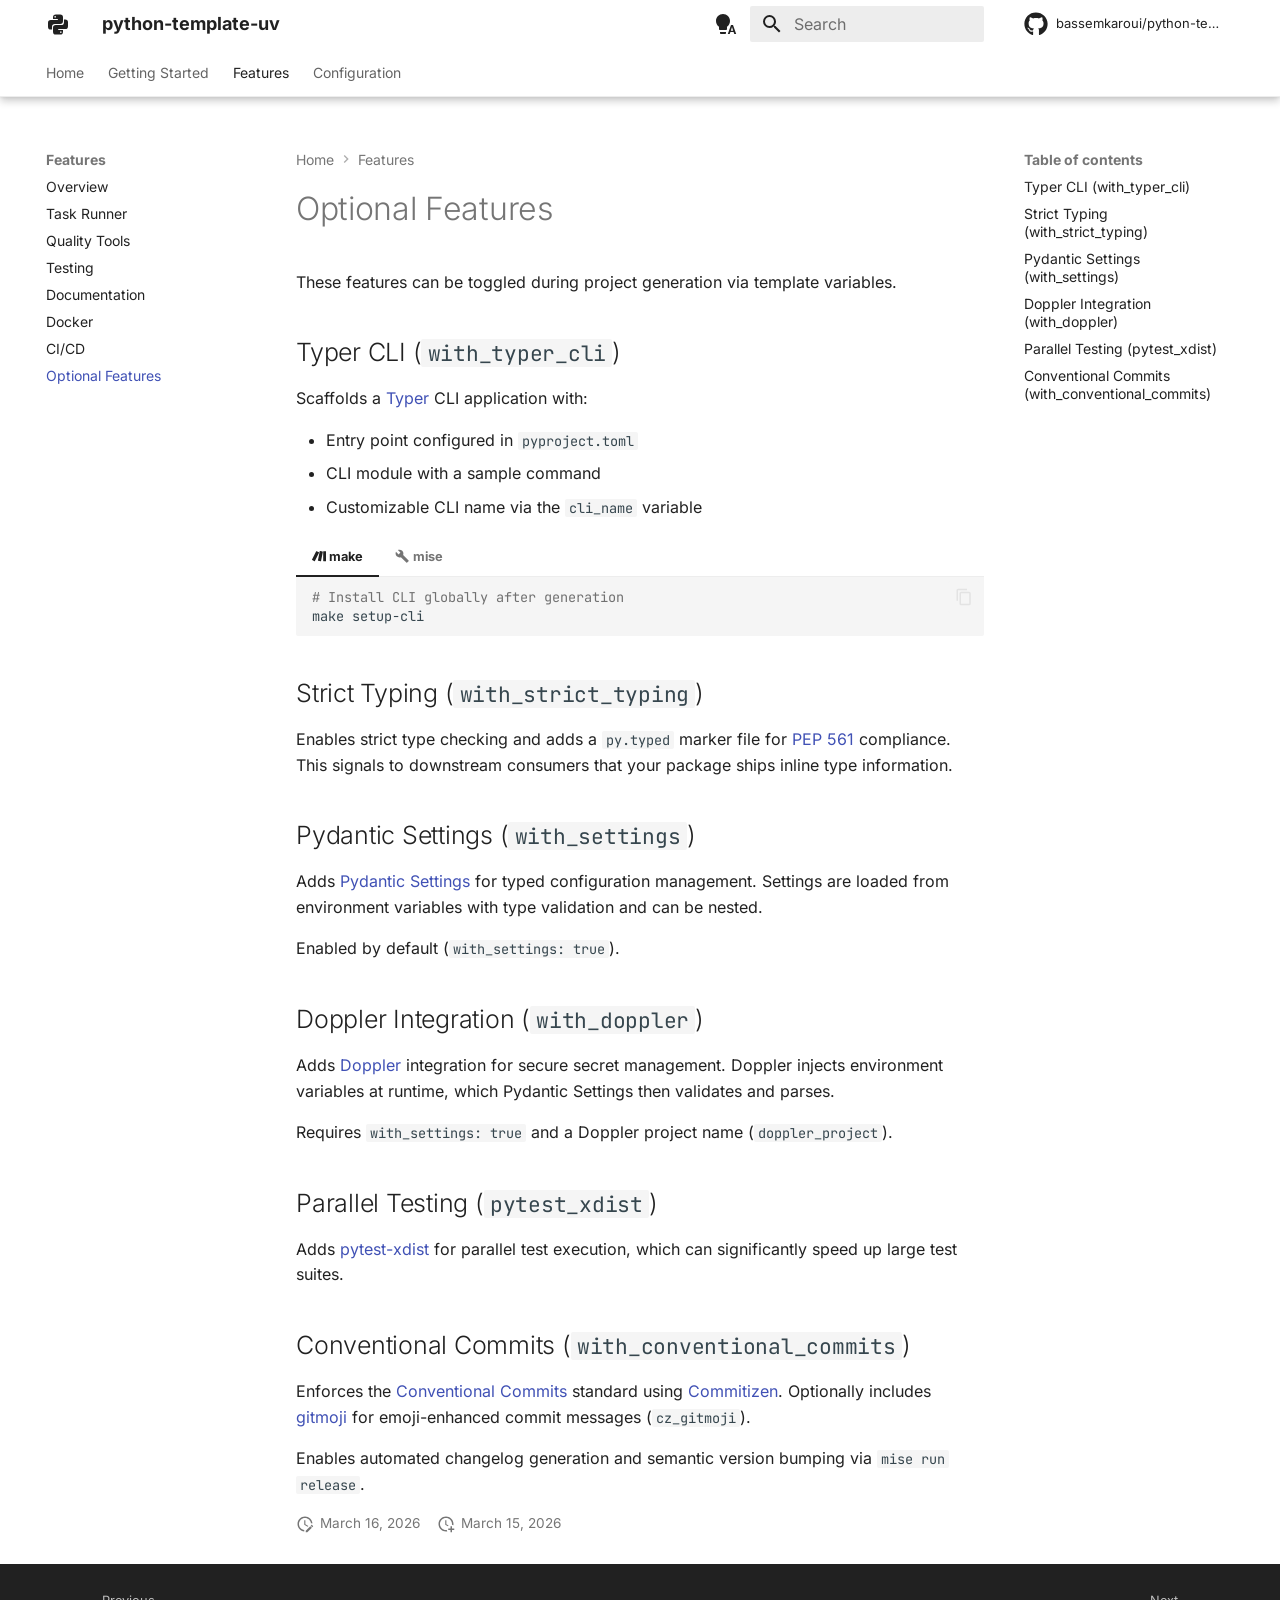
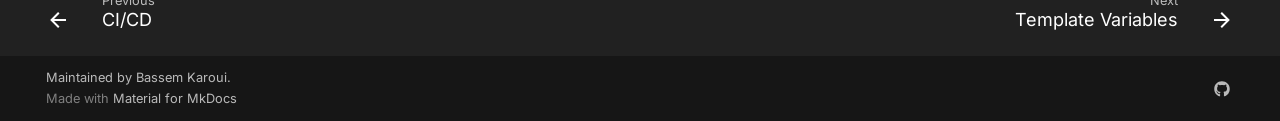
<file: features/optional/index.html>
<!doctype html><html lang=en class=no-js> <head><meta charset=utf-8><meta name=viewport content="width=device-width,initial-scale=1"><meta name=description content="A Copier-powered template for creating Python packages managed with uv."><meta name=author content="Bassem Karoui"><link href="https://bassemkaroui.github.io/python-template-uv/features/optional/" rel="canonical"><link href=../ci-cd/ rel=prev><link href=../../configuration/variables/ rel=next><link rel=icon href=../../assets/images/favicon.png><meta name=generator content="mkdocs-1.6.1, mkdocs-material-9.7.5"><title>Optional Features - python-template-uv</title><link rel=stylesheet href=../../assets/stylesheets/main.484c7ddc.min.css><link rel=stylesheet href=../../assets/stylesheets/palette.ab4e12ef.min.css><link rel="stylesheet" href="../../assets/external/fonts.googleapis.com/css.56f7ac64.css"><style>:root{--md-text-font:"Inter";--md-code-font:"JetBrains Mono"}</style><link rel=stylesheet href=../../css/overrides.css><script>__md_scope=new URL("../..",location),__md_hash=e=>[...e].reduce(((e,_)=>(e<<5)-e+_.charCodeAt(0)),0),__md_get=(e,_=localStorage,t=__md_scope)=>JSON.parse(_.getItem(t.pathname+"."+e)),__md_set=(e,_,t=localStorage,a=__md_scope)=>{try{t.setItem(a.pathname+"."+e,JSON.stringify(_))}catch(e){}}</script><meta property=og:type content=website><meta property=og:title content="Optional Features - python-template-uv"><meta property=og:description content="A Copier-powered template for creating Python packages managed with uv."><meta property=og:image content=https://bassemkaroui.github.io/python-template-uv/assets/images/social/features/optional.png><meta property=og:image:type content=image/png><meta property=og:image:width content=1200><meta property=og:image:height content=630><meta content=https://bassemkaroui.github.io/python-template-uv/features/optional/ property=og:url><meta property=twitter:card content=summary_large_image><meta property=twitter:title content="Optional Features - python-template-uv"><meta property=twitter:description content="A Copier-powered template for creating Python packages managed with uv."><meta property=twitter:image content=https://bassemkaroui.github.io/python-template-uv/assets/images/social/features/optional.png></head> <body dir=ltr data-md-color-scheme=default data-md-color-primary=indigo data-md-color-accent=indigo> <input class=md-toggle data-md-toggle=drawer type=checkbox id=__drawer autocomplete=off> <input class=md-toggle data-md-toggle=search type=checkbox id=__search autocomplete=off> <label class=md-overlay for=__drawer></label> <div data-md-component=skip> <a href=#optional-features class=md-skip> Skip to content </a> </div> <div data-md-component=announce> </div> <header class="md-header md-header--shadow md-header--lifted" data-md-component=header> <nav class="md-header__inner md-grid" aria-label=Header> <a href=../.. title=python-template-uv class="md-header__button md-logo" aria-label=python-template-uv data-md-component=logo> <svg xmlns=http://www.w3.org/2000/svg viewbox="0 0 24 24"><path d="M19.14 7.5A2.86 2.86 0 0 1 22 10.36v3.78A2.86 2.86 0 0 1 19.14 17H12c0 .39.32.96.71.96H17v1.68a2.86 2.86 0 0 1-2.86 2.86H9.86A2.86 2.86 0 0 1 7 19.64v-3.75a2.85 2.85 0 0 1 2.86-2.85h5.25a2.85 2.85 0 0 0 2.85-2.86V7.5zm-4.28 11.79c-.4 0-.72.3-.72.89s.32.71.72.71a.71.71 0 0 0 .71-.71c0-.59-.32-.89-.71-.89m-10-1.79A2.86 2.86 0 0 1 2 14.64v-3.78A2.86 2.86 0 0 1 4.86 8H12c0-.39-.32-.96-.71-.96H7V5.36A2.86 2.86 0 0 1 9.86 2.5h4.28A2.86 2.86 0 0 1 17 5.36v3.75a2.85 2.85 0 0 1-2.86 2.85H8.89a2.85 2.85 0 0 0-2.85 2.86v2.68zM9.14 5.71c.4 0 .72-.3.72-.89s-.32-.71-.72-.71c-.39 0-.71.12-.71.71s.32.89.71.89"/></svg> </a> <label class="md-header__button md-icon" for=__drawer> <svg xmlns=http://www.w3.org/2000/svg viewbox="0 0 24 24"><path d="M3 6h18v2H3zm0 5h18v2H3zm0 5h18v2H3z"/></svg> </label> <div class=md-header__title data-md-component=header-title> <div class=md-header__ellipsis> <div class=md-header__topic> <span class=md-ellipsis> python-template-uv </span> </div> <div class=md-header__topic data-md-component=header-topic> <span class=md-ellipsis> Optional Features </span> </div> </div> </div> <form class=md-header__option data-md-component=palette> <input class=md-option data-md-color-media=(prefers-color-scheme) data-md-color-scheme=default data-md-color-primary=indigo data-md-color-accent=indigo aria-label="Switch to light mode" type=radio name=__palette id=__palette_0> <label class="md-header__button md-icon" title="Switch to light mode" for=__palette_1 hidden> <svg xmlns=http://www.w3.org/2000/svg viewbox="0 0 24 24"><path d="M9 2C5.13 2 2 5.13 2 9c0 2.38 1.19 4.47 3 5.74V17c0 .55.45 1 1 1h6c.55 0 1-.45 1-1v-2.26c1.81-1.27 3-3.36 3-5.74 0-3.87-3.13-7-7-7M6 21c0 .55.45 1 1 1h4c.55 0 1-.45 1-1v-1H6zm13-8h-2l-3.2 9h1.9l.7-2h3.2l.7 2h1.9zm-2.15 5.65L18 15l1.15 3.65z"/></svg> </label> <input class=md-option data-md-color-media="(prefers-color-scheme: light)" data-md-color-scheme=default data-md-color-primary=white data-md-color-accent=deep-orange aria-label="Switch to dark mode" type=radio name=__palette id=__palette_1> <label class="md-header__button md-icon" title="Switch to dark mode" for=__palette_2 hidden> <svg xmlns=http://www.w3.org/2000/svg viewbox="0 0 24 24"><path d="M12 8a4 4 0 0 0-4 4 4 4 0 0 0 4 4 4 4 0 0 0 4-4 4 4 0 0 0-4-4m0 10a6 6 0 0 1-6-6 6 6 0 0 1 6-6 6 6 0 0 1 6 6 6 6 0 0 1-6 6m8-9.31V4h-4.69L12 .69 8.69 4H4v4.69L.69 12 4 15.31V20h4.69L12 23.31 15.31 20H20v-4.69L23.31 12z"/></svg> </label> <input class=md-option data-md-color-media="(prefers-color-scheme: dark)" data-md-color-scheme=slate data-md-color-primary=black data-md-color-accent=deep-orange aria-label="Switch to system preference" type=radio name=__palette id=__palette_2> <label class="md-header__button md-icon" title="Switch to system preference" for=__palette_0 hidden> <svg xmlns=http://www.w3.org/2000/svg viewbox="0 0 24 24"><path d="M12 18c-.89 0-1.74-.2-2.5-.55C11.56 16.5 13 14.42 13 12s-1.44-4.5-3.5-5.45C10.26 6.2 11.11 6 12 6a6 6 0 0 1 6 6 6 6 0 0 1-6 6m8-9.31V4h-4.69L12 .69 8.69 4H4v4.69L.69 12 4 15.31V20h4.69L12 23.31 15.31 20H20v-4.69L23.31 12z"/></svg> </label> </form> <script>var palette=__md_get("__palette");if(palette&&palette.color){if("(prefers-color-scheme)"===palette.color.media){var media=matchMedia("(prefers-color-scheme: light)"),input=document.querySelector(media.matches?"[data-md-color-media='(prefers-color-scheme: light)']":"[data-md-color-media='(prefers-color-scheme: dark)']");palette.color.media=input.getAttribute("data-md-color-media"),palette.color.scheme=input.getAttribute("data-md-color-scheme"),palette.color.primary=input.getAttribute("data-md-color-primary"),palette.color.accent=input.getAttribute("data-md-color-accent")}for(var[key,value]of Object.entries(palette.color))document.body.setAttribute("data-md-color-"+key,value)}</script> <label class="md-header__button md-icon" for=__search> <svg xmlns=http://www.w3.org/2000/svg viewbox="0 0 24 24"><path d="M9.5 3A6.5 6.5 0 0 1 16 9.5c0 1.61-.59 3.09-1.56 4.23l.27.27h.79l5 5-1.5 1.5-5-5v-.79l-.27-.27A6.52 6.52 0 0 1 9.5 16 6.5 6.5 0 0 1 3 9.5 6.5 6.5 0 0 1 9.5 3m0 2C7 5 5 7 5 9.5S7 14 9.5 14 14 12 14 9.5 12 5 9.5 5"/></svg> </label> <div class=md-search data-md-component=search role=dialog> <label class=md-search__overlay for=__search></label> <div class=md-search__inner role=search> <form class=md-search__form name=search> <input type=text class=md-search__input name=query aria-label=Search placeholder=Search autocapitalize=off autocorrect=off autocomplete=off spellcheck=false data-md-component=search-query required> <label class="md-search__icon md-icon" for=__search> <svg xmlns=http://www.w3.org/2000/svg viewbox="0 0 24 24"><path d="M9.5 3A6.5 6.5 0 0 1 16 9.5c0 1.61-.59 3.09-1.56 4.23l.27.27h.79l5 5-1.5 1.5-5-5v-.79l-.27-.27A6.52 6.52 0 0 1 9.5 16 6.5 6.5 0 0 1 3 9.5 6.5 6.5 0 0 1 9.5 3m0 2C7 5 5 7 5 9.5S7 14 9.5 14 14 12 14 9.5 12 5 9.5 5"/></svg> <svg xmlns=http://www.w3.org/2000/svg viewbox="0 0 24 24"><path d="M20 11v2H8l5.5 5.5-1.42 1.42L4.16 12l7.92-7.92L13.5 5.5 8 11z"/></svg> </label> <nav class=md-search__options aria-label=Search> <a href=javascript:void(0) class="md-search__icon md-icon" title=Share aria-label=Share data-clipboard data-clipboard-text data-md-component=search-share tabindex=-1> <svg xmlns=http://www.w3.org/2000/svg viewbox="0 0 24 24"><path d="M18 16.08c-.76 0-1.44.3-1.96.77L8.91 12.7c.05-.23.09-.46.09-.7s-.04-.47-.09-.7l7.05-4.11c.54.5 1.25.81 2.04.81a3 3 0 0 0 3-3 3 3 0 0 0-3-3 3 3 0 0 0-3 3c0 .24.04.47.09.7L8.04 9.81C7.5 9.31 6.79 9 6 9a3 3 0 0 0-3 3 3 3 0 0 0 3 3c.79 0 1.5-.31 2.04-.81l7.12 4.15c-.05.21-.08.43-.08.66 0 1.61 1.31 2.91 2.92 2.91s2.92-1.3 2.92-2.91A2.92 2.92 0 0 0 18 16.08"/></svg> </a> <button type=reset class="md-search__icon md-icon" title=Clear aria-label=Clear tabindex=-1> <svg xmlns=http://www.w3.org/2000/svg viewbox="0 0 24 24"><path d="M19 6.41 17.59 5 12 10.59 6.41 5 5 6.41 10.59 12 5 17.59 6.41 19 12 13.41 17.59 19 19 17.59 13.41 12z"/></svg> </button> </nav> <div class=md-search__suggest data-md-component=search-suggest></div> </form> <div class=md-search__output> <div class=md-search__scrollwrap tabindex=0 data-md-scrollfix> <div class=md-search-result data-md-component=search-result> <div class=md-search-result__meta> Initializing search </div> <ol class=md-search-result__list role=presentation></ol> </div> </div> </div> </div> </div> <div class=md-header__source> <a href="https://github.com/bassemkaroui/python-template-uv" title="Go to repository" class="md-source" data-md-component="source"> <div class="md-source__icon md-icon"> <svg xmlns=http://www.w3.org/2000/svg viewbox="0 0 512 512"><!-- Font Awesome Free 7.1.0 by @fontawesome - https://fontawesome.com License - https://fontawesome.com/license/free (Icons: CC BY 4.0, Fonts: SIL OFL 1.1, Code: MIT License) Copyright 2025 Fonticons, Inc.--><path d="M173.9 397.4c0 2-2.3 3.6-5.2 3.6-3.3.3-5.6-1.3-5.6-3.6 0-2 2.3-3.6 5.2-3.6 3-.3 5.6 1.3 5.6 3.6m-31.1-4.5c-.7 2 1.3 4.3 4.3 4.9 2.6 1 5.6 0 6.2-2s-1.3-4.3-4.3-5.2c-2.6-.7-5.5.3-6.2 2.3m44.2-1.7c-2.9.7-4.9 2.6-4.6 4.9.3 2 2.9 3.3 5.9 2.6 2.9-.7 4.9-2.6 4.6-4.6-.3-1.9-3-3.2-5.9-2.9M252.8 8C114.1 8 8 113.3 8 252c0 110.9 69.8 205.8 169.5 239.2 12.8 2.3 17.3-5.6 17.3-12.1 0-6.2-.3-40.4-.3-61.4 0 0-70 15-84.7-29.8 0 0-11.4-29.1-27.8-36.6 0 0-22.9-15.7 1.6-15.4 0 0 24.9 2 38.6 25.8 21.9 38.6 58.6 27.5 72.9 20.9 2.3-16 8.8-27.1 16-33.7-55.9-6.2-112.3-14.3-112.3-110.5 0-27.5 7.6-41.3 23.6-58.9-2.6-6.5-11.1-33.3 2.6-67.9 20.9-6.5 69 27 69 27 20-5.6 41.5-8.5 62.8-8.5s42.8 2.9 62.8 8.5c0 0 48.1-33.6 69-27 13.7 34.7 5.2 61.4 2.6 67.9 16 17.7 25.8 31.5 25.8 58.9 0 96.5-58.9 104.2-114.8 110.5 9.2 7.9 17 22.9 17 46.4 0 33.7-.3 75.4-.3 83.6 0 6.5 4.6 14.4 17.3 12.1C436.2 457.8 504 362.9 504 252 504 113.3 391.5 8 252.8 8M105.2 352.9c-1.3 1-1 3.3.7 5.2 1.6 1.6 3.9 2.3 5.2 1 1.3-1 1-3.3-.7-5.2-1.6-1.6-3.9-2.3-5.2-1m-10.8-8.1c-.7 1.3.3 2.9 2.3 3.9 1.6 1 3.6.7 4.3-.7.7-1.3-.3-2.9-2.3-3.9-2-.6-3.6-.3-4.3.7m32.4 35.6c-1.6 1.3-1 4.3 1.3 6.2 2.3 2.3 5.2 2.6 6.5 1 1.3-1.3.7-4.3-1.3-6.2-2.2-2.3-5.2-2.6-6.5-1m-11.4-14.7c-1.6 1-1.6 3.6 0 5.9s4.3 3.3 5.6 2.3c1.6-1.3 1.6-3.9 0-6.2-1.4-2.3-4-3.3-5.6-2"/></svg> </div> <div class=md-source__repository> bassemkaroui/python-template-uv </div> </a> </div> </nav> <nav class=md-tabs aria-label=Tabs data-md-component=tabs> <div class=md-grid> <ul class=md-tabs__list> <li class=md-tabs__item> <a href=../.. class=md-tabs__link> Home </a> </li> <li class=md-tabs__item> <a href=../../getting-started/prerequisites/ class=md-tabs__link> Getting Started </a> </li> <li class="md-tabs__item md-tabs__item--active"> <a href=../overview/ class=md-tabs__link> Features </a> </li> <li class=md-tabs__item> <a href=../../configuration/variables/ class=md-tabs__link> Configuration </a> </li> </ul> </div> </nav> </header> <div class=md-container data-md-component=container> <main class=md-main data-md-component=main> <div class="md-main__inner md-grid"> <div class="md-sidebar md-sidebar--primary" data-md-component=sidebar data-md-type=navigation> <div class=md-sidebar__scrollwrap> <div class=md-sidebar__inner> <nav class="md-nav md-nav--primary md-nav--lifted" aria-label=Navigation data-md-level=0> <label class=md-nav__title for=__drawer> <a href=../.. title=python-template-uv class="md-nav__button md-logo" aria-label=python-template-uv data-md-component=logo> <svg xmlns=http://www.w3.org/2000/svg viewbox="0 0 24 24"><path d="M19.14 7.5A2.86 2.86 0 0 1 22 10.36v3.78A2.86 2.86 0 0 1 19.14 17H12c0 .39.32.96.71.96H17v1.68a2.86 2.86 0 0 1-2.86 2.86H9.86A2.86 2.86 0 0 1 7 19.64v-3.75a2.85 2.85 0 0 1 2.86-2.85h5.25a2.85 2.85 0 0 0 2.85-2.86V7.5zm-4.28 11.79c-.4 0-.72.3-.72.89s.32.71.72.71a.71.71 0 0 0 .71-.71c0-.59-.32-.89-.71-.89m-10-1.79A2.86 2.86 0 0 1 2 14.64v-3.78A2.86 2.86 0 0 1 4.86 8H12c0-.39-.32-.96-.71-.96H7V5.36A2.86 2.86 0 0 1 9.86 2.5h4.28A2.86 2.86 0 0 1 17 5.36v3.75a2.85 2.85 0 0 1-2.86 2.85H8.89a2.85 2.85 0 0 0-2.85 2.86v2.68zM9.14 5.71c.4 0 .72-.3.72-.89s-.32-.71-.72-.71c-.39 0-.71.12-.71.71s.32.89.71.89"/></svg> </a> python-template-uv </label> <div class=md-nav__source> <a href="https://github.com/bassemkaroui/python-template-uv" title="Go to repository" class="md-source" data-md-component="source"> <div class="md-source__icon md-icon"> <svg xmlns=http://www.w3.org/2000/svg viewbox="0 0 512 512"><!-- Font Awesome Free 7.1.0 by @fontawesome - https://fontawesome.com License - https://fontawesome.com/license/free (Icons: CC BY 4.0, Fonts: SIL OFL 1.1, Code: MIT License) Copyright 2025 Fonticons, Inc.--><path d="M173.9 397.4c0 2-2.3 3.6-5.2 3.6-3.3.3-5.6-1.3-5.6-3.6 0-2 2.3-3.6 5.2-3.6 3-.3 5.6 1.3 5.6 3.6m-31.1-4.5c-.7 2 1.3 4.3 4.3 4.9 2.6 1 5.6 0 6.2-2s-1.3-4.3-4.3-5.2c-2.6-.7-5.5.3-6.2 2.3m44.2-1.7c-2.9.7-4.9 2.6-4.6 4.9.3 2 2.9 3.3 5.9 2.6 2.9-.7 4.9-2.6 4.6-4.6-.3-1.9-3-3.2-5.9-2.9M252.8 8C114.1 8 8 113.3 8 252c0 110.9 69.8 205.8 169.5 239.2 12.8 2.3 17.3-5.6 17.3-12.1 0-6.2-.3-40.4-.3-61.4 0 0-70 15-84.7-29.8 0 0-11.4-29.1-27.8-36.6 0 0-22.9-15.7 1.6-15.4 0 0 24.9 2 38.6 25.8 21.9 38.6 58.6 27.5 72.9 20.9 2.3-16 8.8-27.1 16-33.7-55.9-6.2-112.3-14.3-112.3-110.5 0-27.5 7.6-41.3 23.6-58.9-2.6-6.5-11.1-33.3 2.6-67.9 20.9-6.5 69 27 69 27 20-5.6 41.5-8.5 62.8-8.5s42.8 2.9 62.8 8.5c0 0 48.1-33.6 69-27 13.7 34.7 5.2 61.4 2.6 67.9 16 17.7 25.8 31.5 25.8 58.9 0 96.5-58.9 104.2-114.8 110.5 9.2 7.9 17 22.9 17 46.4 0 33.7-.3 75.4-.3 83.6 0 6.5 4.6 14.4 17.3 12.1C436.2 457.8 504 362.9 504 252 504 113.3 391.5 8 252.8 8M105.2 352.9c-1.3 1-1 3.3.7 5.2 1.6 1.6 3.9 2.3 5.2 1 1.3-1 1-3.3-.7-5.2-1.6-1.6-3.9-2.3-5.2-1m-10.8-8.1c-.7 1.3.3 2.9 2.3 3.9 1.6 1 3.6.7 4.3-.7.7-1.3-.3-2.9-2.3-3.9-2-.6-3.6-.3-4.3.7m32.4 35.6c-1.6 1.3-1 4.3 1.3 6.2 2.3 2.3 5.2 2.6 6.5 1 1.3-1.3.7-4.3-1.3-6.2-2.2-2.3-5.2-2.6-6.5-1m-11.4-14.7c-1.6 1-1.6 3.6 0 5.9s4.3 3.3 5.6 2.3c1.6-1.3 1.6-3.9 0-6.2-1.4-2.3-4-3.3-5.6-2"/></svg> </div> <div class=md-source__repository> bassemkaroui/python-template-uv </div> </a> </div> <ul class=md-nav__list data-md-scrollfix> <li class=md-nav__item> <a href=../.. class=md-nav__link> <span class=md-ellipsis> Home </span> </a> </li> <li class="md-nav__item md-nav__item--nested"> <input class="md-nav__toggle md-toggle " type=checkbox id=__nav_2> <label class=md-nav__link for=__nav_2 id=__nav_2_label tabindex=0> <span class=md-ellipsis> Getting Started </span> <span class="md-nav__icon md-icon"></span> </label> <nav class=md-nav data-md-level=1 aria-labelledby=__nav_2_label aria-expanded=false> <label class=md-nav__title for=__nav_2> <span class="md-nav__icon md-icon"></span> Getting Started </label> <ul class=md-nav__list data-md-scrollfix> <li class=md-nav__item> <a href=../../getting-started/prerequisites/ class=md-nav__link> <span class=md-ellipsis> Prerequisites </span> </a> </li> <li class=md-nav__item> <a href=../../getting-started/quickstart/ class=md-nav__link> <span class=md-ellipsis> Quickstart </span> </a> </li> <li class=md-nav__item> <a href=../../getting-started/updating/ class=md-nav__link> <span class=md-ellipsis> Updating </span> </a> </li> </ul> </nav> </li> <li class="md-nav__item md-nav__item--active md-nav__item--section md-nav__item--nested"> <input class="md-nav__toggle md-toggle " type=checkbox id=__nav_3 checked> <label class=md-nav__link for=__nav_3 id=__nav_3_label tabindex> <span class=md-ellipsis> Features </span> <span class="md-nav__icon md-icon"></span> </label> <nav class=md-nav data-md-level=1 aria-labelledby=__nav_3_label aria-expanded=true> <label class=md-nav__title for=__nav_3> <span class="md-nav__icon md-icon"></span> Features </label> <ul class=md-nav__list data-md-scrollfix> <li class=md-nav__item> <a href=../overview/ class=md-nav__link> <span class=md-ellipsis> Overview </span> </a> </li> <li class=md-nav__item> <a href=../task-runner/ class=md-nav__link> <span class=md-ellipsis> Task Runner </span> </a> </li> <li class=md-nav__item> <a href=../quality-tools/ class=md-nav__link> <span class=md-ellipsis> Quality Tools </span> </a> </li> <li class=md-nav__item> <a href=../testing/ class=md-nav__link> <span class=md-ellipsis> Testing </span> </a> </li> <li class=md-nav__item> <a href=../documentation/ class=md-nav__link> <span class=md-ellipsis> Documentation </span> </a> </li> <li class=md-nav__item> <a href=../docker/ class=md-nav__link> <span class=md-ellipsis> Docker </span> </a> </li> <li class=md-nav__item> <a href=../ci-cd/ class=md-nav__link> <span class=md-ellipsis> CI/CD </span> </a> </li> <li class="md-nav__item md-nav__item--active"> <input class="md-nav__toggle md-toggle" type=checkbox id=__toc> <label class="md-nav__link md-nav__link--active" for=__toc> <span class=md-ellipsis> Optional Features </span> <span class="md-nav__icon md-icon"></span> </label> <a href=./ class="md-nav__link md-nav__link--active"> <span class=md-ellipsis> Optional Features </span> </a> <nav class="md-nav md-nav--secondary" aria-label="Table of contents"> <label class=md-nav__title for=__toc> <span class="md-nav__icon md-icon"></span> Table of contents </label> <ul class=md-nav__list data-md-component=toc data-md-scrollfix> <li class=md-nav__item> <a href=#typer-cli-with_typer_cli class=md-nav__link> <span class=md-ellipsis> Typer CLI (with_typer_cli) </span> </a> </li> <li class=md-nav__item> <a href=#strict-typing-with_strict_typing class=md-nav__link> <span class=md-ellipsis> Strict Typing (with_strict_typing) </span> </a> </li> <li class=md-nav__item> <a href=#pydantic-settings-with_settings class=md-nav__link> <span class=md-ellipsis> Pydantic Settings (with_settings) </span> </a> </li> <li class=md-nav__item> <a href=#doppler-integration-with_doppler class=md-nav__link> <span class=md-ellipsis> Doppler Integration (with_doppler) </span> </a> </li> <li class=md-nav__item> <a href=#parallel-testing-pytest_xdist class=md-nav__link> <span class=md-ellipsis> Parallel Testing (pytest_xdist) </span> </a> </li> <li class=md-nav__item> <a href=#conventional-commits-with_conventional_commits class=md-nav__link> <span class=md-ellipsis> Conventional Commits (with_conventional_commits) </span> </a> </li> </ul> </nav> </li> </ul> </nav> </li> <li class="md-nav__item md-nav__item--nested"> <input class="md-nav__toggle md-toggle " type=checkbox id=__nav_4> <label class=md-nav__link for=__nav_4 id=__nav_4_label tabindex=0> <span class=md-ellipsis> Configuration </span> <span class="md-nav__icon md-icon"></span> </label> <nav class=md-nav data-md-level=1 aria-labelledby=__nav_4_label aria-expanded=false> <label class=md-nav__title for=__nav_4> <span class="md-nav__icon md-icon"></span> Configuration </label> <ul class=md-nav__list data-md-scrollfix> <li class=md-nav__item> <a href=../../configuration/variables/ class=md-nav__link> <span class=md-ellipsis> Template Variables </span> </a> </li> </ul> </nav> </li> </ul> </nav> </div> </div> </div> <div class="md-sidebar md-sidebar--secondary" data-md-component=sidebar data-md-type=toc> <div class=md-sidebar__scrollwrap> <div class=md-sidebar__inner> <nav class="md-nav md-nav--secondary" aria-label="Table of contents"> <label class=md-nav__title for=__toc> <span class="md-nav__icon md-icon"></span> Table of contents </label> <ul class=md-nav__list data-md-component=toc data-md-scrollfix> <li class=md-nav__item> <a href=#typer-cli-with_typer_cli class=md-nav__link> <span class=md-ellipsis> Typer CLI (with_typer_cli) </span> </a> </li> <li class=md-nav__item> <a href=#strict-typing-with_strict_typing class=md-nav__link> <span class=md-ellipsis> Strict Typing (with_strict_typing) </span> </a> </li> <li class=md-nav__item> <a href=#pydantic-settings-with_settings class=md-nav__link> <span class=md-ellipsis> Pydantic Settings (with_settings) </span> </a> </li> <li class=md-nav__item> <a href=#doppler-integration-with_doppler class=md-nav__link> <span class=md-ellipsis> Doppler Integration (with_doppler) </span> </a> </li> <li class=md-nav__item> <a href=#parallel-testing-pytest_xdist class=md-nav__link> <span class=md-ellipsis> Parallel Testing (pytest_xdist) </span> </a> </li> <li class=md-nav__item> <a href=#conventional-commits-with_conventional_commits class=md-nav__link> <span class=md-ellipsis> Conventional Commits (with_conventional_commits) </span> </a> </li> </ul> </nav> </div> </div> </div> <div class=md-content data-md-component=content> <nav class=md-path aria-label=Navigation> <ol class=md-path__list> <li class=md-path__item> <a href=../.. class=md-path__link> <span class=md-ellipsis> Home </span> </a> </li> <li class=md-path__item> <a href=../overview/ class=md-path__link> <span class=md-ellipsis> Features </span> </a> </li> </ol> </nav> <article class="md-content__inner md-typeset"> <h1 id=optional-features>Optional Features<a class=headerlink href=#optional-features title="Permanent link">&para;</a></h1> <p>These features can be toggled during project generation via template variables.</p> <h2 id=typer-cli-with_typer_cli>Typer CLI (<code>with_typer_cli</code>)<a class=headerlink href=#typer-cli-with_typer_cli title="Permanent link">&para;</a></h2> <p>Scaffolds a <a href="https://typer.tiangolo.com/">Typer</a> CLI application with:</p> <ul> <li>Entry point configured in <code>pyproject.toml</code></li> <li>CLI module with a sample command</li> <li>Customizable CLI name via the <code>cli_name</code> variable</li> </ul> <div class="tabbed-set tabbed-alternate" data-tabs=1:2><input checked=checked id=make name=__tabbed_1 type=radio><input id=mise name=__tabbed_1 type=radio><div class=tabbed-labels><label for=make><span class=twemoji><svg xmlns=http://www.w3.org/2000/svg viewbox="0 0 24 24"><path d="M13.38 3.498c-.27 0-.511.19-.566.465L9.85 18.986a.58.58 0 0 0 .453.678l4.095.826a.58.58 0 0 0 .682-.455l2.963-15.021a.58.58 0 0 0-.453-.678l-4.096-.826a.6.6 0 0 0-.113-.012zm-5.876.098a.58.58 0 0 0-.516.318L.062 17.697a.575.575 0 0 0 .256.774l3.733 1.877a.58.58 0 0 0 .775-.258l6.926-13.781a.577.577 0 0 0-.256-.776L7.762 3.658a.6.6 0 0 0-.258-.062m11.74.115a.576.576 0 0 0-.576.576v15.426c0 .318.258.578.576.578h4.178a.58.58 0 0 0 .578-.578V4.287a.58.58 0 0 0-.578-.576Z"/></svg></span> make</label><label for=mise><span class=twemoji><svg xmlns=http://www.w3.org/2000/svg viewbox="0 0 24 24"><path d="m22.7 19-9.1-9.1c.9-2.3.4-5-1.5-6.9-2-2-5-2.4-7.4-1.3L9 6 6 9 1.6 4.7C.4 7.1.9 10.1 2.9 12.1c1.9 1.9 4.6 2.4 6.9 1.5l9.1 9.1c.4.4 1 .4 1.4 0l2.3-2.3c.5-.4.5-1.1.1-1.4"/></svg></span> mise</label></div> <div class=tabbed-content> <div class=tabbed-block> <div class=highlight><pre><span></span><code><a id=__codelineno-0-1 name=__codelineno-0-1 href=#__codelineno-0-1></a><span class=c1># Install CLI globally after generation</span>
<a id=__codelineno-0-2 name=__codelineno-0-2 href=#__codelineno-0-2></a>make<span class=w> </span>setup-cli
</code></pre></div> </div> <div class=tabbed-block> <div class=highlight><pre><span></span><code><a id=__codelineno-1-1 name=__codelineno-1-1 href=#__codelineno-1-1></a><span class=c1># Install CLI globally after generation</span>
<a id=__codelineno-1-2 name=__codelineno-1-2 href=#__codelineno-1-2></a>mise<span class=w> </span>run<span class=w> </span>setup:cli
</code></pre></div> </div> </div> </div> <h2 id=strict-typing-with_strict_typing>Strict Typing (<code>with_strict_typing</code>)<a class=headerlink href=#strict-typing-with_strict_typing title="Permanent link">&para;</a></h2> <p>Enables strict type checking and adds a <code>py.typed</code> marker file for <a href="https://peps.python.org/pep-0561/">PEP 561</a> compliance. This signals to downstream consumers that your package ships inline type information.</p> <h2 id=pydantic-settings-with_settings>Pydantic Settings (<code>with_settings</code>)<a class=headerlink href=#pydantic-settings-with_settings title="Permanent link">&para;</a></h2> <p>Adds <a href="https://docs.pydantic.dev/latest/concepts/pydantic_settings/">Pydantic Settings</a> for typed configuration management. Settings are loaded from environment variables with type validation and can be nested.</p> <p>Enabled by default (<code>with_settings: true</code>).</p> <h2 id=doppler-integration-with_doppler>Doppler Integration (<code>with_doppler</code>)<a class=headerlink href=#doppler-integration-with_doppler title="Permanent link">&para;</a></h2> <p>Adds <a href="https://www.doppler.com/">Doppler</a> integration for secure secret management. Doppler injects environment variables at runtime, which Pydantic Settings then validates and parses.</p> <p>Requires <code>with_settings: true</code> and a Doppler project name (<code>doppler_project</code>).</p> <h2 id=parallel-testing-pytest_xdist>Parallel Testing (<code>pytest_xdist</code>)<a class=headerlink href=#parallel-testing-pytest_xdist title="Permanent link">&para;</a></h2> <p>Adds <a href="https://github.com/pytest-dev/pytest-xdist">pytest-xdist</a> for parallel test execution, which can significantly speed up large test suites.</p> <h2 id=conventional-commits-with_conventional_commits>Conventional Commits (<code>with_conventional_commits</code>)<a class=headerlink href=#conventional-commits-with_conventional_commits title="Permanent link">&para;</a></h2> <p>Enforces the <a href="https://www.conventionalcommits.org/">Conventional Commits</a> standard using <a href="https://github.com/commitizen-tools/commitizen">Commitizen</a>. Optionally includes <a href="https://github.com/ljnsn/cz-conventional-gitmoji">gitmoji</a> for emoji-enhanced commit messages (<code>cz_gitmoji</code>).</p> <p>Enables automated changelog generation and semantic version bumping via <code>mise run release</code>.</p> <aside class=md-source-file> <span class=md-source-file__fact> <span class=md-icon title="Last update"> <svg xmlns=http://www.w3.org/2000/svg viewbox="0 0 24 24"><path d="M21 13.1c-.1 0-.3.1-.4.2l-1 1 2.1 2.1 1-1c.2-.2.2-.6 0-.8l-1.3-1.3c-.1-.1-.2-.2-.4-.2m-1.9 1.8-6.1 6V23h2.1l6.1-6.1zM12.5 7v5.2l4 2.4-1 1L11 13V7zM11 21.9c-5.1-.5-9-4.8-9-9.9C2 6.5 6.5 2 12 2c5.3 0 9.6 4.1 10 9.3-.3-.1-.6-.2-1-.2s-.7.1-1 .2C19.6 7.2 16.2 4 12 4c-4.4 0-8 3.6-8 8 0 4.1 3.1 7.5 7.1 7.9l-.1.2z"/></svg> </span> <span class="git-revision-date-localized-plugin git-revision-date-localized-plugin-date" title="March 16, 2026 11:46:57 UTC">March 16, 2026</span> </span> <span class=md-source-file__fact> <span class=md-icon title=Created> <svg xmlns=http://www.w3.org/2000/svg viewbox="0 0 24 24"><path d="M14.47 15.08 11 13V7h1.5v5.25l3.08 1.83c-.41.28-.79.62-1.11 1m-1.39 4.84c-.36.05-.71.08-1.08.08-4.42 0-8-3.58-8-8s3.58-8 8-8 8 3.58 8 8c0 .37-.03.72-.08 1.08.69.1 1.33.32 1.92.64.1-.56.16-1.13.16-1.72 0-5.5-4.5-10-10-10S2 6.5 2 12s4.47 10 10 10c.59 0 1.16-.06 1.72-.16-.32-.59-.54-1.23-.64-1.92M18 15v3h-3v2h3v3h2v-3h3v-2h-3v-3z"/></svg> </span> <span class="git-revision-date-localized-plugin git-revision-date-localized-plugin-date" title="March 15, 2026 14:25:08 UTC">March 15, 2026</span> </span> </aside> </article> </div> <script>var tabs=__md_get("__tabs");if(Array.isArray(tabs))e:for(var set of document.querySelectorAll(".tabbed-set")){var labels=set.querySelector(".tabbed-labels");for(var tab of tabs)for(var label of labels.getElementsByTagName("label"))if(label.innerText.trim()===tab){var input=document.getElementById(label.htmlFor);input.checked=!0;continue e}}</script> <script>var target=document.getElementById(location.hash.slice(1));target&&target.name&&(target.checked=target.name.startsWith("__tabbed_"))</script> </div> <button type=button class="md-top md-icon" data-md-component=top hidden> <svg xmlns=http://www.w3.org/2000/svg viewbox="0 0 24 24"><path d="M13 20h-2V8l-5.5 5.5-1.42-1.42L12 4.16l7.92 7.92-1.42 1.42L13 8z"/></svg> Back to top </button> </main> <footer class=md-footer> <nav class="md-footer__inner md-grid" aria-label=Footer> <a href=../ci-cd/ class="md-footer__link md-footer__link--prev" aria-label="Previous: CI/CD"> <div class="md-footer__button md-icon"> <svg xmlns=http://www.w3.org/2000/svg viewbox="0 0 24 24"><path d="M20 11v2H8l5.5 5.5-1.42 1.42L4.16 12l7.92-7.92L13.5 5.5 8 11z"/></svg> </div> <div class=md-footer__title> <span class=md-footer__direction> Previous </span> <div class=md-ellipsis> CI/CD </div> </div> </a> <a href=../../configuration/variables/ class="md-footer__link md-footer__link--next" aria-label="Next: Template Variables"> <div class=md-footer__title> <span class=md-footer__direction> Next </span> <div class=md-ellipsis> Template Variables </div> </div> <div class="md-footer__button md-icon"> <svg xmlns=http://www.w3.org/2000/svg viewbox="0 0 24 24"><path d="M4 11v2h12l-5.5 5.5 1.42 1.42L19.84 12l-7.92-7.92L10.5 5.5 16 11z"/></svg> </div> </a> </nav> <div class="md-footer-meta md-typeset"> <div class="md-footer-meta__inner md-grid"> <div class=md-copyright> <div class=md-copyright__highlight> Maintained by <a href="https://github.com/bassemkaroui">Bassem Karoui</a>. </div> Made with <a href="https://squidfunk.github.io/mkdocs-material/" target="_blank" rel="noopener"> Material for MkDocs </a> </div> <div class=md-social> <a href="https://github.com/bassemkaroui/python-template-uv" target="_blank" rel="noopener" title="github.com" class="md-social__link"> <svg xmlns=http://www.w3.org/2000/svg viewbox="0 0 512 512"><!-- Font Awesome Free 7.1.0 by @fontawesome - https://fontawesome.com License - https://fontawesome.com/license/free (Icons: CC BY 4.0, Fonts: SIL OFL 1.1, Code: MIT License) Copyright 2025 Fonticons, Inc.--><path d="M173.9 397.4c0 2-2.3 3.6-5.2 3.6-3.3.3-5.6-1.3-5.6-3.6 0-2 2.3-3.6 5.2-3.6 3-.3 5.6 1.3 5.6 3.6m-31.1-4.5c-.7 2 1.3 4.3 4.3 4.9 2.6 1 5.6 0 6.2-2s-1.3-4.3-4.3-5.2c-2.6-.7-5.5.3-6.2 2.3m44.2-1.7c-2.9.7-4.9 2.6-4.6 4.9.3 2 2.9 3.3 5.9 2.6 2.9-.7 4.9-2.6 4.6-4.6-.3-1.9-3-3.2-5.9-2.9M252.8 8C114.1 8 8 113.3 8 252c0 110.9 69.8 205.8 169.5 239.2 12.8 2.3 17.3-5.6 17.3-12.1 0-6.2-.3-40.4-.3-61.4 0 0-70 15-84.7-29.8 0 0-11.4-29.1-27.8-36.6 0 0-22.9-15.7 1.6-15.4 0 0 24.9 2 38.6 25.8 21.9 38.6 58.6 27.5 72.9 20.9 2.3-16 8.8-27.1 16-33.7-55.9-6.2-112.3-14.3-112.3-110.5 0-27.5 7.6-41.3 23.6-58.9-2.6-6.5-11.1-33.3 2.6-67.9 20.9-6.5 69 27 69 27 20-5.6 41.5-8.5 62.8-8.5s42.8 2.9 62.8 8.5c0 0 48.1-33.6 69-27 13.7 34.7 5.2 61.4 2.6 67.9 16 17.7 25.8 31.5 25.8 58.9 0 96.5-58.9 104.2-114.8 110.5 9.2 7.9 17 22.9 17 46.4 0 33.7-.3 75.4-.3 83.6 0 6.5 4.6 14.4 17.3 12.1C436.2 457.8 504 362.9 504 252 504 113.3 391.5 8 252.8 8M105.2 352.9c-1.3 1-1 3.3.7 5.2 1.6 1.6 3.9 2.3 5.2 1 1.3-1 1-3.3-.7-5.2-1.6-1.6-3.9-2.3-5.2-1m-10.8-8.1c-.7 1.3.3 2.9 2.3 3.9 1.6 1 3.6.7 4.3-.7.7-1.3-.3-2.9-2.3-3.9-2-.6-3.6-.3-4.3.7m32.4 35.6c-1.6 1.3-1 4.3 1.3 6.2 2.3 2.3 5.2 2.6 6.5 1 1.3-1.3.7-4.3-1.3-6.2-2.2-2.3-5.2-2.6-6.5-1m-11.4-14.7c-1.6 1-1.6 3.6 0 5.9s4.3 3.3 5.6 2.3c1.6-1.3 1.6-3.9 0-6.2-1.4-2.3-4-3.3-5.6-2"/></svg> </a> </div> </div> </div> </footer> </div> <div class=md-dialog data-md-component=dialog> <div class="md-dialog__inner md-typeset"></div> </div> <div class=md-progress data-md-component=progress role=progressbar></div> <script id=__config type=application/json>{"annotate": null, "base": "../..", "features": ["navigation.footer", "navigation.indexes", "navigation.instant", "navigation.instant.prefetch", "navigation.instant.progress", "navigation.path", "navigation.tabs", "navigation.tabs.sticky", "navigation.top", "navigation.tracking", "toc.follow", "search.suggest", "search.share", "search.highlight", "content.tabs.link", "content.code.annotate", "content.code.copy", "content.tooltips", "content.footnote.tooltips"], "search": "../../assets/javascripts/workers/search.2c215733.min.js", "tags": null, "translations": {"clipboard.copied": "Copied to clipboard", "clipboard.copy": "Copy to clipboard", "search.result.more.one": "1 more on this page", "search.result.more.other": "# more on this page", "search.result.none": "No matching documents", "search.result.one": "1 matching document", "search.result.other": "# matching documents", "search.result.placeholder": "Type to start searching", "search.result.term.missing": "Missing", "select.version": "Select version"}, "version": null}</script> <script src=../../assets/javascripts/bundle.79ae519e.min.js></script> </body> </html>
</file>
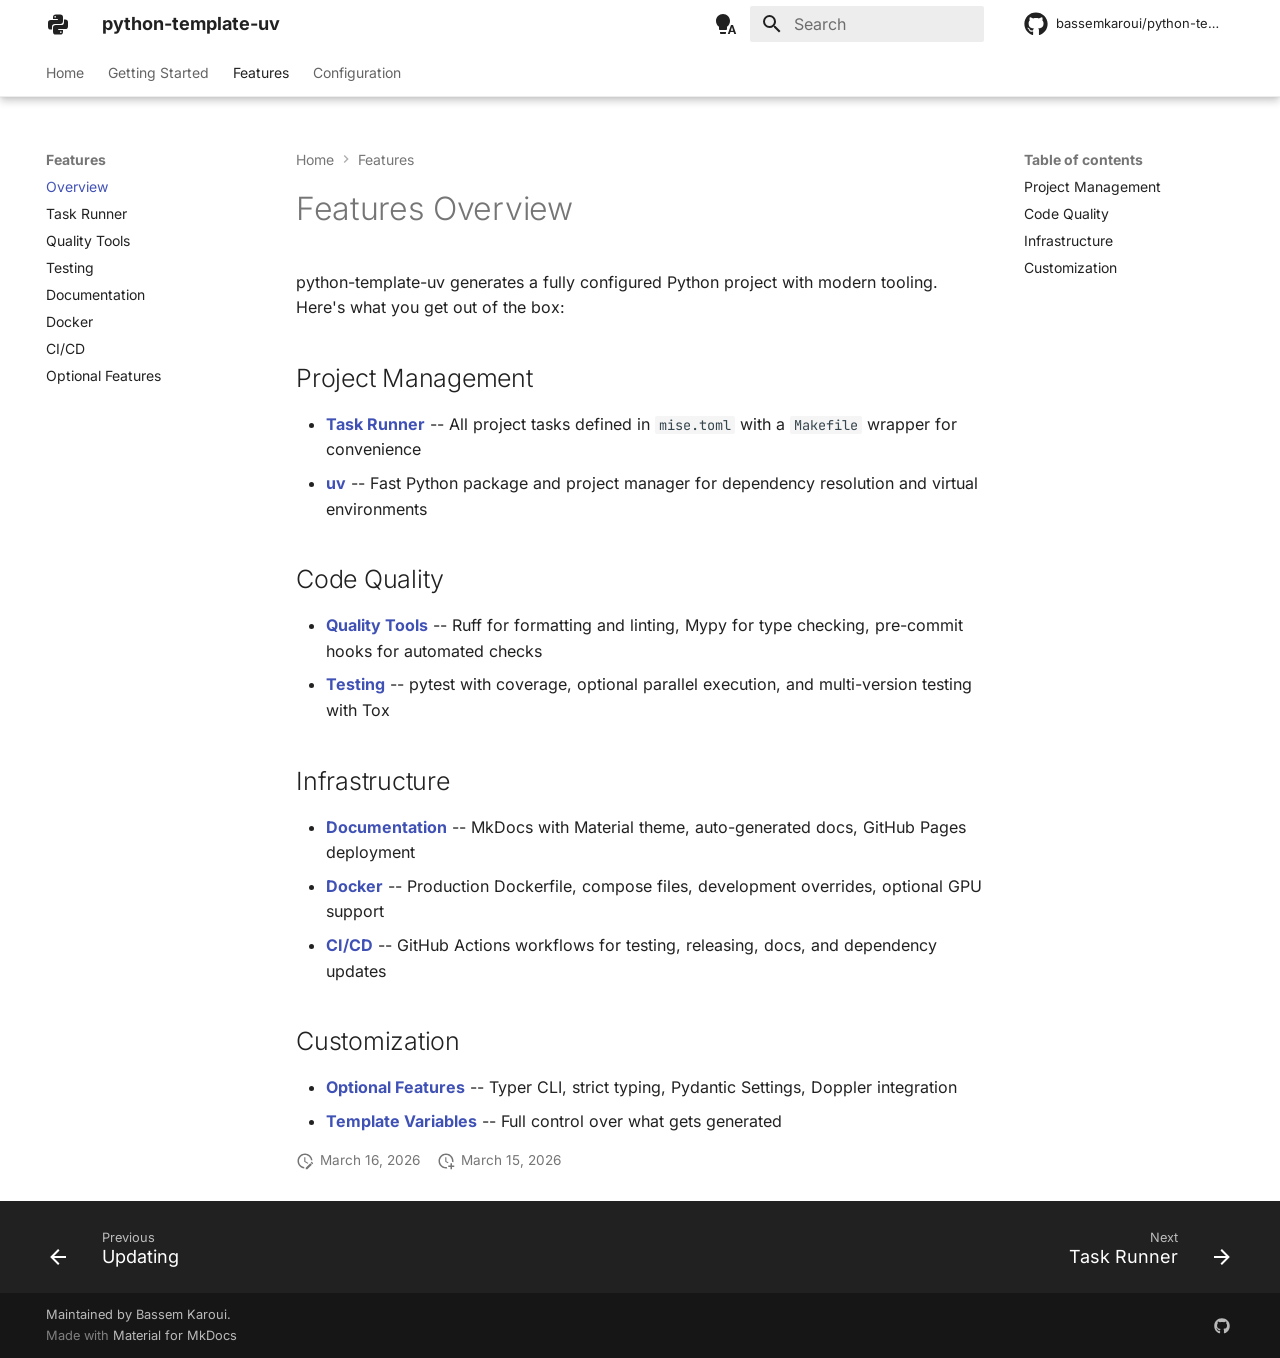
<file: features/overview/index.html>
<!doctype html><html lang=en class=no-js> <head><meta charset=utf-8><meta name=viewport content="width=device-width,initial-scale=1"><meta name=description content="A Copier-powered template for creating Python packages managed with uv."><meta name=author content="Bassem Karoui"><link href="https://bassemkaroui.github.io/python-template-uv/features/overview/" rel="canonical"><link href=../../getting-started/updating/ rel=prev><link href=../task-runner/ rel=next><link rel=icon href=../../assets/images/favicon.png><meta name=generator content="mkdocs-1.6.1, mkdocs-material-9.7.5"><title>Overview - python-template-uv</title><link rel=stylesheet href=../../assets/stylesheets/main.484c7ddc.min.css><link rel=stylesheet href=../../assets/stylesheets/palette.ab4e12ef.min.css><link rel="stylesheet" href="../../assets/external/fonts.googleapis.com/css.56f7ac64.css"><style>:root{--md-text-font:"Inter";--md-code-font:"JetBrains Mono"}</style><link rel=stylesheet href=../../css/overrides.css><script>__md_scope=new URL("../..",location),__md_hash=e=>[...e].reduce(((e,_)=>(e<<5)-e+_.charCodeAt(0)),0),__md_get=(e,_=localStorage,t=__md_scope)=>JSON.parse(_.getItem(t.pathname+"."+e)),__md_set=(e,_,t=localStorage,a=__md_scope)=>{try{t.setItem(a.pathname+"."+e,JSON.stringify(_))}catch(e){}}</script><meta property=og:type content=website><meta property=og:title content="Overview - python-template-uv"><meta property=og:description content="A Copier-powered template for creating Python packages managed with uv."><meta property=og:image content=https://bassemkaroui.github.io/python-template-uv/assets/images/social/features/overview.png><meta property=og:image:type content=image/png><meta property=og:image:width content=1200><meta property=og:image:height content=630><meta content=https://bassemkaroui.github.io/python-template-uv/features/overview/ property=og:url><meta property=twitter:card content=summary_large_image><meta property=twitter:title content="Overview - python-template-uv"><meta property=twitter:description content="A Copier-powered template for creating Python packages managed with uv."><meta property=twitter:image content=https://bassemkaroui.github.io/python-template-uv/assets/images/social/features/overview.png></head> <body dir=ltr data-md-color-scheme=default data-md-color-primary=indigo data-md-color-accent=indigo> <input class=md-toggle data-md-toggle=drawer type=checkbox id=__drawer autocomplete=off> <input class=md-toggle data-md-toggle=search type=checkbox id=__search autocomplete=off> <label class=md-overlay for=__drawer></label> <div data-md-component=skip> <a href=#features-overview class=md-skip> Skip to content </a> </div> <div data-md-component=announce> </div> <header class="md-header md-header--shadow md-header--lifted" data-md-component=header> <nav class="md-header__inner md-grid" aria-label=Header> <a href=../.. title=python-template-uv class="md-header__button md-logo" aria-label=python-template-uv data-md-component=logo> <svg xmlns=http://www.w3.org/2000/svg viewbox="0 0 24 24"><path d="M19.14 7.5A2.86 2.86 0 0 1 22 10.36v3.78A2.86 2.86 0 0 1 19.14 17H12c0 .39.32.96.71.96H17v1.68a2.86 2.86 0 0 1-2.86 2.86H9.86A2.86 2.86 0 0 1 7 19.64v-3.75a2.85 2.85 0 0 1 2.86-2.85h5.25a2.85 2.85 0 0 0 2.85-2.86V7.5zm-4.28 11.79c-.4 0-.72.3-.72.89s.32.71.72.71a.71.71 0 0 0 .71-.71c0-.59-.32-.89-.71-.89m-10-1.79A2.86 2.86 0 0 1 2 14.64v-3.78A2.86 2.86 0 0 1 4.86 8H12c0-.39-.32-.96-.71-.96H7V5.36A2.86 2.86 0 0 1 9.86 2.5h4.28A2.86 2.86 0 0 1 17 5.36v3.75a2.85 2.85 0 0 1-2.86 2.85H8.89a2.85 2.85 0 0 0-2.85 2.86v2.68zM9.14 5.71c.4 0 .72-.3.72-.89s-.32-.71-.72-.71c-.39 0-.71.12-.71.71s.32.89.71.89"/></svg> </a> <label class="md-header__button md-icon" for=__drawer> <svg xmlns=http://www.w3.org/2000/svg viewbox="0 0 24 24"><path d="M3 6h18v2H3zm0 5h18v2H3zm0 5h18v2H3z"/></svg> </label> <div class=md-header__title data-md-component=header-title> <div class=md-header__ellipsis> <div class=md-header__topic> <span class=md-ellipsis> python-template-uv </span> </div> <div class=md-header__topic data-md-component=header-topic> <span class=md-ellipsis> Overview </span> </div> </div> </div> <form class=md-header__option data-md-component=palette> <input class=md-option data-md-color-media=(prefers-color-scheme) data-md-color-scheme=default data-md-color-primary=indigo data-md-color-accent=indigo aria-label="Switch to light mode" type=radio name=__palette id=__palette_0> <label class="md-header__button md-icon" title="Switch to light mode" for=__palette_1 hidden> <svg xmlns=http://www.w3.org/2000/svg viewbox="0 0 24 24"><path d="M9 2C5.13 2 2 5.13 2 9c0 2.38 1.19 4.47 3 5.74V17c0 .55.45 1 1 1h6c.55 0 1-.45 1-1v-2.26c1.81-1.27 3-3.36 3-5.74 0-3.87-3.13-7-7-7M6 21c0 .55.45 1 1 1h4c.55 0 1-.45 1-1v-1H6zm13-8h-2l-3.2 9h1.9l.7-2h3.2l.7 2h1.9zm-2.15 5.65L18 15l1.15 3.65z"/></svg> </label> <input class=md-option data-md-color-media="(prefers-color-scheme: light)" data-md-color-scheme=default data-md-color-primary=white data-md-color-accent=deep-orange aria-label="Switch to dark mode" type=radio name=__palette id=__palette_1> <label class="md-header__button md-icon" title="Switch to dark mode" for=__palette_2 hidden> <svg xmlns=http://www.w3.org/2000/svg viewbox="0 0 24 24"><path d="M12 8a4 4 0 0 0-4 4 4 4 0 0 0 4 4 4 4 0 0 0 4-4 4 4 0 0 0-4-4m0 10a6 6 0 0 1-6-6 6 6 0 0 1 6-6 6 6 0 0 1 6 6 6 6 0 0 1-6 6m8-9.31V4h-4.69L12 .69 8.69 4H4v4.69L.69 12 4 15.31V20h4.69L12 23.31 15.31 20H20v-4.69L23.31 12z"/></svg> </label> <input class=md-option data-md-color-media="(prefers-color-scheme: dark)" data-md-color-scheme=slate data-md-color-primary=black data-md-color-accent=deep-orange aria-label="Switch to system preference" type=radio name=__palette id=__palette_2> <label class="md-header__button md-icon" title="Switch to system preference" for=__palette_0 hidden> <svg xmlns=http://www.w3.org/2000/svg viewbox="0 0 24 24"><path d="M12 18c-.89 0-1.74-.2-2.5-.55C11.56 16.5 13 14.42 13 12s-1.44-4.5-3.5-5.45C10.26 6.2 11.11 6 12 6a6 6 0 0 1 6 6 6 6 0 0 1-6 6m8-9.31V4h-4.69L12 .69 8.69 4H4v4.69L.69 12 4 15.31V20h4.69L12 23.31 15.31 20H20v-4.69L23.31 12z"/></svg> </label> </form> <script>var palette=__md_get("__palette");if(palette&&palette.color){if("(prefers-color-scheme)"===palette.color.media){var media=matchMedia("(prefers-color-scheme: light)"),input=document.querySelector(media.matches?"[data-md-color-media='(prefers-color-scheme: light)']":"[data-md-color-media='(prefers-color-scheme: dark)']");palette.color.media=input.getAttribute("data-md-color-media"),palette.color.scheme=input.getAttribute("data-md-color-scheme"),palette.color.primary=input.getAttribute("data-md-color-primary"),palette.color.accent=input.getAttribute("data-md-color-accent")}for(var[key,value]of Object.entries(palette.color))document.body.setAttribute("data-md-color-"+key,value)}</script> <label class="md-header__button md-icon" for=__search> <svg xmlns=http://www.w3.org/2000/svg viewbox="0 0 24 24"><path d="M9.5 3A6.5 6.5 0 0 1 16 9.5c0 1.61-.59 3.09-1.56 4.23l.27.27h.79l5 5-1.5 1.5-5-5v-.79l-.27-.27A6.52 6.52 0 0 1 9.5 16 6.5 6.5 0 0 1 3 9.5 6.5 6.5 0 0 1 9.5 3m0 2C7 5 5 7 5 9.5S7 14 9.5 14 14 12 14 9.5 12 5 9.5 5"/></svg> </label> <div class=md-search data-md-component=search role=dialog> <label class=md-search__overlay for=__search></label> <div class=md-search__inner role=search> <form class=md-search__form name=search> <input type=text class=md-search__input name=query aria-label=Search placeholder=Search autocapitalize=off autocorrect=off autocomplete=off spellcheck=false data-md-component=search-query required> <label class="md-search__icon md-icon" for=__search> <svg xmlns=http://www.w3.org/2000/svg viewbox="0 0 24 24"><path d="M9.5 3A6.5 6.5 0 0 1 16 9.5c0 1.61-.59 3.09-1.56 4.23l.27.27h.79l5 5-1.5 1.5-5-5v-.79l-.27-.27A6.52 6.52 0 0 1 9.5 16 6.5 6.5 0 0 1 3 9.5 6.5 6.5 0 0 1 9.5 3m0 2C7 5 5 7 5 9.5S7 14 9.5 14 14 12 14 9.5 12 5 9.5 5"/></svg> <svg xmlns=http://www.w3.org/2000/svg viewbox="0 0 24 24"><path d="M20 11v2H8l5.5 5.5-1.42 1.42L4.16 12l7.92-7.92L13.5 5.5 8 11z"/></svg> </label> <nav class=md-search__options aria-label=Search> <a href=javascript:void(0) class="md-search__icon md-icon" title=Share aria-label=Share data-clipboard data-clipboard-text data-md-component=search-share tabindex=-1> <svg xmlns=http://www.w3.org/2000/svg viewbox="0 0 24 24"><path d="M18 16.08c-.76 0-1.44.3-1.96.77L8.91 12.7c.05-.23.09-.46.09-.7s-.04-.47-.09-.7l7.05-4.11c.54.5 1.25.81 2.04.81a3 3 0 0 0 3-3 3 3 0 0 0-3-3 3 3 0 0 0-3 3c0 .24.04.47.09.7L8.04 9.81C7.5 9.31 6.79 9 6 9a3 3 0 0 0-3 3 3 3 0 0 0 3 3c.79 0 1.5-.31 2.04-.81l7.12 4.15c-.05.21-.08.43-.08.66 0 1.61 1.31 2.91 2.92 2.91s2.92-1.3 2.92-2.91A2.92 2.92 0 0 0 18 16.08"/></svg> </a> <button type=reset class="md-search__icon md-icon" title=Clear aria-label=Clear tabindex=-1> <svg xmlns=http://www.w3.org/2000/svg viewbox="0 0 24 24"><path d="M19 6.41 17.59 5 12 10.59 6.41 5 5 6.41 10.59 12 5 17.59 6.41 19 12 13.41 17.59 19 19 17.59 13.41 12z"/></svg> </button> </nav> <div class=md-search__suggest data-md-component=search-suggest></div> </form> <div class=md-search__output> <div class=md-search__scrollwrap tabindex=0 data-md-scrollfix> <div class=md-search-result data-md-component=search-result> <div class=md-search-result__meta> Initializing search </div> <ol class=md-search-result__list role=presentation></ol> </div> </div> </div> </div> </div> <div class=md-header__source> <a href="https://github.com/bassemkaroui/python-template-uv" title="Go to repository" class="md-source" data-md-component="source"> <div class="md-source__icon md-icon"> <svg xmlns=http://www.w3.org/2000/svg viewbox="0 0 512 512"><!-- Font Awesome Free 7.1.0 by @fontawesome - https://fontawesome.com License - https://fontawesome.com/license/free (Icons: CC BY 4.0, Fonts: SIL OFL 1.1, Code: MIT License) Copyright 2025 Fonticons, Inc.--><path d="M173.9 397.4c0 2-2.3 3.6-5.2 3.6-3.3.3-5.6-1.3-5.6-3.6 0-2 2.3-3.6 5.2-3.6 3-.3 5.6 1.3 5.6 3.6m-31.1-4.5c-.7 2 1.3 4.3 4.3 4.9 2.6 1 5.6 0 6.2-2s-1.3-4.3-4.3-5.2c-2.6-.7-5.5.3-6.2 2.3m44.2-1.7c-2.9.7-4.9 2.6-4.6 4.9.3 2 2.9 3.3 5.9 2.6 2.9-.7 4.9-2.6 4.6-4.6-.3-1.9-3-3.2-5.9-2.9M252.8 8C114.1 8 8 113.3 8 252c0 110.9 69.8 205.8 169.5 239.2 12.8 2.3 17.3-5.6 17.3-12.1 0-6.2-.3-40.4-.3-61.4 0 0-70 15-84.7-29.8 0 0-11.4-29.1-27.8-36.6 0 0-22.9-15.7 1.6-15.4 0 0 24.9 2 38.6 25.8 21.9 38.6 58.6 27.5 72.9 20.9 2.3-16 8.8-27.1 16-33.7-55.9-6.2-112.3-14.3-112.3-110.5 0-27.5 7.6-41.3 23.6-58.9-2.6-6.5-11.1-33.3 2.6-67.9 20.9-6.5 69 27 69 27 20-5.6 41.5-8.5 62.8-8.5s42.8 2.9 62.8 8.5c0 0 48.1-33.6 69-27 13.7 34.7 5.2 61.4 2.6 67.9 16 17.7 25.8 31.5 25.8 58.9 0 96.5-58.9 104.2-114.8 110.5 9.2 7.9 17 22.9 17 46.4 0 33.7-.3 75.4-.3 83.6 0 6.5 4.6 14.4 17.3 12.1C436.2 457.8 504 362.9 504 252 504 113.3 391.5 8 252.8 8M105.2 352.9c-1.3 1-1 3.3.7 5.2 1.6 1.6 3.9 2.3 5.2 1 1.3-1 1-3.3-.7-5.2-1.6-1.6-3.9-2.3-5.2-1m-10.8-8.1c-.7 1.3.3 2.9 2.3 3.9 1.6 1 3.6.7 4.3-.7.7-1.3-.3-2.9-2.3-3.9-2-.6-3.6-.3-4.3.7m32.4 35.6c-1.6 1.3-1 4.3 1.3 6.2 2.3 2.3 5.2 2.6 6.5 1 1.3-1.3.7-4.3-1.3-6.2-2.2-2.3-5.2-2.6-6.5-1m-11.4-14.7c-1.6 1-1.6 3.6 0 5.9s4.3 3.3 5.6 2.3c1.6-1.3 1.6-3.9 0-6.2-1.4-2.3-4-3.3-5.6-2"/></svg> </div> <div class=md-source__repository> bassemkaroui/python-template-uv </div> </a> </div> </nav> <nav class=md-tabs aria-label=Tabs data-md-component=tabs> <div class=md-grid> <ul class=md-tabs__list> <li class=md-tabs__item> <a href=../.. class=md-tabs__link> Home </a> </li> <li class=md-tabs__item> <a href=../../getting-started/prerequisites/ class=md-tabs__link> Getting Started </a> </li> <li class="md-tabs__item md-tabs__item--active"> <a href=./ class=md-tabs__link> Features </a> </li> <li class=md-tabs__item> <a href=../../configuration/variables/ class=md-tabs__link> Configuration </a> </li> </ul> </div> </nav> </header> <div class=md-container data-md-component=container> <main class=md-main data-md-component=main> <div class="md-main__inner md-grid"> <div class="md-sidebar md-sidebar--primary" data-md-component=sidebar data-md-type=navigation> <div class=md-sidebar__scrollwrap> <div class=md-sidebar__inner> <nav class="md-nav md-nav--primary md-nav--lifted" aria-label=Navigation data-md-level=0> <label class=md-nav__title for=__drawer> <a href=../.. title=python-template-uv class="md-nav__button md-logo" aria-label=python-template-uv data-md-component=logo> <svg xmlns=http://www.w3.org/2000/svg viewbox="0 0 24 24"><path d="M19.14 7.5A2.86 2.86 0 0 1 22 10.36v3.78A2.86 2.86 0 0 1 19.14 17H12c0 .39.32.96.71.96H17v1.68a2.86 2.86 0 0 1-2.86 2.86H9.86A2.86 2.86 0 0 1 7 19.64v-3.75a2.85 2.85 0 0 1 2.86-2.85h5.25a2.85 2.85 0 0 0 2.85-2.86V7.5zm-4.28 11.79c-.4 0-.72.3-.72.89s.32.71.72.71a.71.71 0 0 0 .71-.71c0-.59-.32-.89-.71-.89m-10-1.79A2.86 2.86 0 0 1 2 14.64v-3.78A2.86 2.86 0 0 1 4.86 8H12c0-.39-.32-.96-.71-.96H7V5.36A2.86 2.86 0 0 1 9.86 2.5h4.28A2.86 2.86 0 0 1 17 5.36v3.75a2.85 2.85 0 0 1-2.86 2.85H8.89a2.85 2.85 0 0 0-2.85 2.86v2.68zM9.14 5.71c.4 0 .72-.3.72-.89s-.32-.71-.72-.71c-.39 0-.71.12-.71.71s.32.89.71.89"/></svg> </a> python-template-uv </label> <div class=md-nav__source> <a href="https://github.com/bassemkaroui/python-template-uv" title="Go to repository" class="md-source" data-md-component="source"> <div class="md-source__icon md-icon"> <svg xmlns=http://www.w3.org/2000/svg viewbox="0 0 512 512"><!-- Font Awesome Free 7.1.0 by @fontawesome - https://fontawesome.com License - https://fontawesome.com/license/free (Icons: CC BY 4.0, Fonts: SIL OFL 1.1, Code: MIT License) Copyright 2025 Fonticons, Inc.--><path d="M173.9 397.4c0 2-2.3 3.6-5.2 3.6-3.3.3-5.6-1.3-5.6-3.6 0-2 2.3-3.6 5.2-3.6 3-.3 5.6 1.3 5.6 3.6m-31.1-4.5c-.7 2 1.3 4.3 4.3 4.9 2.6 1 5.6 0 6.2-2s-1.3-4.3-4.3-5.2c-2.6-.7-5.5.3-6.2 2.3m44.2-1.7c-2.9.7-4.9 2.6-4.6 4.9.3 2 2.9 3.3 5.9 2.6 2.9-.7 4.9-2.6 4.6-4.6-.3-1.9-3-3.2-5.9-2.9M252.8 8C114.1 8 8 113.3 8 252c0 110.9 69.8 205.8 169.5 239.2 12.8 2.3 17.3-5.6 17.3-12.1 0-6.2-.3-40.4-.3-61.4 0 0-70 15-84.7-29.8 0 0-11.4-29.1-27.8-36.6 0 0-22.9-15.7 1.6-15.4 0 0 24.9 2 38.6 25.8 21.9 38.6 58.6 27.5 72.9 20.9 2.3-16 8.8-27.1 16-33.7-55.9-6.2-112.3-14.3-112.3-110.5 0-27.5 7.6-41.3 23.6-58.9-2.6-6.5-11.1-33.3 2.6-67.9 20.9-6.5 69 27 69 27 20-5.6 41.5-8.5 62.8-8.5s42.8 2.9 62.8 8.5c0 0 48.1-33.6 69-27 13.7 34.7 5.2 61.4 2.6 67.9 16 17.7 25.8 31.5 25.8 58.9 0 96.5-58.9 104.2-114.8 110.5 9.2 7.9 17 22.9 17 46.4 0 33.7-.3 75.4-.3 83.6 0 6.5 4.6 14.4 17.3 12.1C436.2 457.8 504 362.9 504 252 504 113.3 391.5 8 252.8 8M105.2 352.9c-1.3 1-1 3.3.7 5.2 1.6 1.6 3.9 2.3 5.2 1 1.3-1 1-3.3-.7-5.2-1.6-1.6-3.9-2.3-5.2-1m-10.8-8.1c-.7 1.3.3 2.9 2.3 3.9 1.6 1 3.6.7 4.3-.7.7-1.3-.3-2.9-2.3-3.9-2-.6-3.6-.3-4.3.7m32.4 35.6c-1.6 1.3-1 4.3 1.3 6.2 2.3 2.3 5.2 2.6 6.5 1 1.3-1.3.7-4.3-1.3-6.2-2.2-2.3-5.2-2.6-6.5-1m-11.4-14.7c-1.6 1-1.6 3.6 0 5.9s4.3 3.3 5.6 2.3c1.6-1.3 1.6-3.9 0-6.2-1.4-2.3-4-3.3-5.6-2"/></svg> </div> <div class=md-source__repository> bassemkaroui/python-template-uv </div> </a> </div> <ul class=md-nav__list data-md-scrollfix> <li class=md-nav__item> <a href=../.. class=md-nav__link> <span class=md-ellipsis> Home </span> </a> </li> <li class="md-nav__item md-nav__item--nested"> <input class="md-nav__toggle md-toggle " type=checkbox id=__nav_2> <label class=md-nav__link for=__nav_2 id=__nav_2_label tabindex=0> <span class=md-ellipsis> Getting Started </span> <span class="md-nav__icon md-icon"></span> </label> <nav class=md-nav data-md-level=1 aria-labelledby=__nav_2_label aria-expanded=false> <label class=md-nav__title for=__nav_2> <span class="md-nav__icon md-icon"></span> Getting Started </label> <ul class=md-nav__list data-md-scrollfix> <li class=md-nav__item> <a href=../../getting-started/prerequisites/ class=md-nav__link> <span class=md-ellipsis> Prerequisites </span> </a> </li> <li class=md-nav__item> <a href=../../getting-started/quickstart/ class=md-nav__link> <span class=md-ellipsis> Quickstart </span> </a> </li> <li class=md-nav__item> <a href=../../getting-started/updating/ class=md-nav__link> <span class=md-ellipsis> Updating </span> </a> </li> </ul> </nav> </li> <li class="md-nav__item md-nav__item--active md-nav__item--section md-nav__item--nested"> <input class="md-nav__toggle md-toggle " type=checkbox id=__nav_3 checked> <label class=md-nav__link for=__nav_3 id=__nav_3_label tabindex> <span class=md-ellipsis> Features </span> <span class="md-nav__icon md-icon"></span> </label> <nav class=md-nav data-md-level=1 aria-labelledby=__nav_3_label aria-expanded=true> <label class=md-nav__title for=__nav_3> <span class="md-nav__icon md-icon"></span> Features </label> <ul class=md-nav__list data-md-scrollfix> <li class="md-nav__item md-nav__item--active"> <input class="md-nav__toggle md-toggle" type=checkbox id=__toc> <label class="md-nav__link md-nav__link--active" for=__toc> <span class=md-ellipsis> Overview </span> <span class="md-nav__icon md-icon"></span> </label> <a href=./ class="md-nav__link md-nav__link--active"> <span class=md-ellipsis> Overview </span> </a> <nav class="md-nav md-nav--secondary" aria-label="Table of contents"> <label class=md-nav__title for=__toc> <span class="md-nav__icon md-icon"></span> Table of contents </label> <ul class=md-nav__list data-md-component=toc data-md-scrollfix> <li class=md-nav__item> <a href=#project-management class=md-nav__link> <span class=md-ellipsis> Project Management </span> </a> </li> <li class=md-nav__item> <a href=#code-quality class=md-nav__link> <span class=md-ellipsis> Code Quality </span> </a> </li> <li class=md-nav__item> <a href=#infrastructure class=md-nav__link> <span class=md-ellipsis> Infrastructure </span> </a> </li> <li class=md-nav__item> <a href=#customization class=md-nav__link> <span class=md-ellipsis> Customization </span> </a> </li> </ul> </nav> </li> <li class=md-nav__item> <a href=../task-runner/ class=md-nav__link> <span class=md-ellipsis> Task Runner </span> </a> </li> <li class=md-nav__item> <a href=../quality-tools/ class=md-nav__link> <span class=md-ellipsis> Quality Tools </span> </a> </li> <li class=md-nav__item> <a href=../testing/ class=md-nav__link> <span class=md-ellipsis> Testing </span> </a> </li> <li class=md-nav__item> <a href=../documentation/ class=md-nav__link> <span class=md-ellipsis> Documentation </span> </a> </li> <li class=md-nav__item> <a href=../docker/ class=md-nav__link> <span class=md-ellipsis> Docker </span> </a> </li> <li class=md-nav__item> <a href=../ci-cd/ class=md-nav__link> <span class=md-ellipsis> CI/CD </span> </a> </li> <li class=md-nav__item> <a href=../optional/ class=md-nav__link> <span class=md-ellipsis> Optional Features </span> </a> </li> </ul> </nav> </li> <li class="md-nav__item md-nav__item--nested"> <input class="md-nav__toggle md-toggle " type=checkbox id=__nav_4> <label class=md-nav__link for=__nav_4 id=__nav_4_label tabindex=0> <span class=md-ellipsis> Configuration </span> <span class="md-nav__icon md-icon"></span> </label> <nav class=md-nav data-md-level=1 aria-labelledby=__nav_4_label aria-expanded=false> <label class=md-nav__title for=__nav_4> <span class="md-nav__icon md-icon"></span> Configuration </label> <ul class=md-nav__list data-md-scrollfix> <li class=md-nav__item> <a href=../../configuration/variables/ class=md-nav__link> <span class=md-ellipsis> Template Variables </span> </a> </li> </ul> </nav> </li> </ul> </nav> </div> </div> </div> <div class="md-sidebar md-sidebar--secondary" data-md-component=sidebar data-md-type=toc> <div class=md-sidebar__scrollwrap> <div class=md-sidebar__inner> <nav class="md-nav md-nav--secondary" aria-label="Table of contents"> <label class=md-nav__title for=__toc> <span class="md-nav__icon md-icon"></span> Table of contents </label> <ul class=md-nav__list data-md-component=toc data-md-scrollfix> <li class=md-nav__item> <a href=#project-management class=md-nav__link> <span class=md-ellipsis> Project Management </span> </a> </li> <li class=md-nav__item> <a href=#code-quality class=md-nav__link> <span class=md-ellipsis> Code Quality </span> </a> </li> <li class=md-nav__item> <a href=#infrastructure class=md-nav__link> <span class=md-ellipsis> Infrastructure </span> </a> </li> <li class=md-nav__item> <a href=#customization class=md-nav__link> <span class=md-ellipsis> Customization </span> </a> </li> </ul> </nav> </div> </div> </div> <div class=md-content data-md-component=content> <nav class=md-path aria-label=Navigation> <ol class=md-path__list> <li class=md-path__item> <a href=../.. class=md-path__link> <span class=md-ellipsis> Home </span> </a> </li> <li class=md-path__item> <a href=./ class=md-path__link> <span class=md-ellipsis> Features </span> </a> </li> </ol> </nav> <article class="md-content__inner md-typeset"> <h1 id=features-overview>Features Overview<a class=headerlink href=#features-overview title="Permanent link">&para;</a></h1> <p>python-template-uv generates a fully configured Python project with modern tooling. Here's what you get out of the box:</p> <h2 id=project-management>Project Management<a class=headerlink href=#project-management title="Permanent link">&para;</a></h2> <ul> <li><strong><a href=../task-runner/ >Task Runner</a></strong> -- All project tasks defined in <code>mise.toml</code> with a <code>Makefile</code> wrapper for convenience</li> <li><strong><a href="https://docs.astral.sh/uv/">uv</a></strong> -- Fast Python package and project manager for dependency resolution and virtual environments</li> </ul> <h2 id=code-quality>Code Quality<a class=headerlink href=#code-quality title="Permanent link">&para;</a></h2> <ul> <li><strong><a href=../quality-tools/ >Quality Tools</a></strong> -- Ruff for formatting and linting, Mypy for type checking, pre-commit hooks for automated checks</li> <li><strong><a href=../testing/ >Testing</a></strong> -- pytest with coverage, optional parallel execution, and multi-version testing with Tox</li> </ul> <h2 id=infrastructure>Infrastructure<a class=headerlink href=#infrastructure title="Permanent link">&para;</a></h2> <ul> <li><strong><a href=../documentation/ >Documentation</a></strong> -- MkDocs with Material theme, auto-generated docs, GitHub Pages deployment</li> <li><strong><a href=../docker/ >Docker</a></strong> -- Production Dockerfile, compose files, development overrides, optional GPU support</li> <li><strong><a href=../ci-cd/ >CI/CD</a></strong> -- GitHub Actions workflows for testing, releasing, docs, and dependency updates</li> </ul> <h2 id=customization>Customization<a class=headerlink href=#customization title="Permanent link">&para;</a></h2> <ul> <li><strong><a href=../optional/ >Optional Features</a></strong> -- Typer CLI, strict typing, Pydantic Settings, Doppler integration</li> <li><strong><a href=../../configuration/variables/ >Template Variables</a></strong> -- Full control over what gets generated</li> </ul> <aside class=md-source-file> <span class=md-source-file__fact> <span class=md-icon title="Last update"> <svg xmlns=http://www.w3.org/2000/svg viewbox="0 0 24 24"><path d="M21 13.1c-.1 0-.3.1-.4.2l-1 1 2.1 2.1 1-1c.2-.2.2-.6 0-.8l-1.3-1.3c-.1-.1-.2-.2-.4-.2m-1.9 1.8-6.1 6V23h2.1l6.1-6.1zM12.5 7v5.2l4 2.4-1 1L11 13V7zM11 21.9c-5.1-.5-9-4.8-9-9.9C2 6.5 6.5 2 12 2c5.3 0 9.6 4.1 10 9.3-.3-.1-.6-.2-1-.2s-.7.1-1 .2C19.6 7.2 16.2 4 12 4c-4.4 0-8 3.6-8 8 0 4.1 3.1 7.5 7.1 7.9l-.1.2z"/></svg> </span> <span class="git-revision-date-localized-plugin git-revision-date-localized-plugin-date" title="March 16, 2026 11:54:11 UTC">March 16, 2026</span> </span> <span class=md-source-file__fact> <span class=md-icon title=Created> <svg xmlns=http://www.w3.org/2000/svg viewbox="0 0 24 24"><path d="M14.47 15.08 11 13V7h1.5v5.25l3.08 1.83c-.41.28-.79.62-1.11 1m-1.39 4.84c-.36.05-.71.08-1.08.08-4.42 0-8-3.58-8-8s3.58-8 8-8 8 3.58 8 8c0 .37-.03.72-.08 1.08.69.1 1.33.32 1.92.64.1-.56.16-1.13.16-1.72 0-5.5-4.5-10-10-10S2 6.5 2 12s4.47 10 10 10c.59 0 1.16-.06 1.72-.16-.32-.59-.54-1.23-.64-1.92M18 15v3h-3v2h3v3h2v-3h3v-2h-3v-3z"/></svg> </span> <span class="git-revision-date-localized-plugin git-revision-date-localized-plugin-date" title="March 15, 2026 14:25:08 UTC">March 15, 2026</span> </span> </aside> </article> </div> <script>var tabs=__md_get("__tabs");if(Array.isArray(tabs))e:for(var set of document.querySelectorAll(".tabbed-set")){var labels=set.querySelector(".tabbed-labels");for(var tab of tabs)for(var label of labels.getElementsByTagName("label"))if(label.innerText.trim()===tab){var input=document.getElementById(label.htmlFor);input.checked=!0;continue e}}</script> <script>var target=document.getElementById(location.hash.slice(1));target&&target.name&&(target.checked=target.name.startsWith("__tabbed_"))</script> </div> <button type=button class="md-top md-icon" data-md-component=top hidden> <svg xmlns=http://www.w3.org/2000/svg viewbox="0 0 24 24"><path d="M13 20h-2V8l-5.5 5.5-1.42-1.42L12 4.16l7.92 7.92-1.42 1.42L13 8z"/></svg> Back to top </button> </main> <footer class=md-footer> <nav class="md-footer__inner md-grid" aria-label=Footer> <a href=../../getting-started/updating/ class="md-footer__link md-footer__link--prev" aria-label="Previous: Updating"> <div class="md-footer__button md-icon"> <svg xmlns=http://www.w3.org/2000/svg viewbox="0 0 24 24"><path d="M20 11v2H8l5.5 5.5-1.42 1.42L4.16 12l7.92-7.92L13.5 5.5 8 11z"/></svg> </div> <div class=md-footer__title> <span class=md-footer__direction> Previous </span> <div class=md-ellipsis> Updating </div> </div> </a> <a href=../task-runner/ class="md-footer__link md-footer__link--next" aria-label="Next: Task Runner"> <div class=md-footer__title> <span class=md-footer__direction> Next </span> <div class=md-ellipsis> Task Runner </div> </div> <div class="md-footer__button md-icon"> <svg xmlns=http://www.w3.org/2000/svg viewbox="0 0 24 24"><path d="M4 11v2h12l-5.5 5.5 1.42 1.42L19.84 12l-7.92-7.92L10.5 5.5 16 11z"/></svg> </div> </a> </nav> <div class="md-footer-meta md-typeset"> <div class="md-footer-meta__inner md-grid"> <div class=md-copyright> <div class=md-copyright__highlight> Maintained by <a href="https://github.com/bassemkaroui">Bassem Karoui</a>. </div> Made with <a href="https://squidfunk.github.io/mkdocs-material/" target="_blank" rel="noopener"> Material for MkDocs </a> </div> <div class=md-social> <a href="https://github.com/bassemkaroui/python-template-uv" target="_blank" rel="noopener" title="github.com" class="md-social__link"> <svg xmlns=http://www.w3.org/2000/svg viewbox="0 0 512 512"><!-- Font Awesome Free 7.1.0 by @fontawesome - https://fontawesome.com License - https://fontawesome.com/license/free (Icons: CC BY 4.0, Fonts: SIL OFL 1.1, Code: MIT License) Copyright 2025 Fonticons, Inc.--><path d="M173.9 397.4c0 2-2.3 3.6-5.2 3.6-3.3.3-5.6-1.3-5.6-3.6 0-2 2.3-3.6 5.2-3.6 3-.3 5.6 1.3 5.6 3.6m-31.1-4.5c-.7 2 1.3 4.3 4.3 4.9 2.6 1 5.6 0 6.2-2s-1.3-4.3-4.3-5.2c-2.6-.7-5.5.3-6.2 2.3m44.2-1.7c-2.9.7-4.9 2.6-4.6 4.9.3 2 2.9 3.3 5.9 2.6 2.9-.7 4.9-2.6 4.6-4.6-.3-1.9-3-3.2-5.9-2.9M252.8 8C114.1 8 8 113.3 8 252c0 110.9 69.8 205.8 169.5 239.2 12.8 2.3 17.3-5.6 17.3-12.1 0-6.2-.3-40.4-.3-61.4 0 0-70 15-84.7-29.8 0 0-11.4-29.1-27.8-36.6 0 0-22.9-15.7 1.6-15.4 0 0 24.9 2 38.6 25.8 21.9 38.6 58.6 27.5 72.9 20.9 2.3-16 8.8-27.1 16-33.7-55.9-6.2-112.3-14.3-112.3-110.5 0-27.5 7.6-41.3 23.6-58.9-2.6-6.5-11.1-33.3 2.6-67.9 20.9-6.5 69 27 69 27 20-5.6 41.5-8.5 62.8-8.5s42.8 2.9 62.8 8.5c0 0 48.1-33.6 69-27 13.7 34.7 5.2 61.4 2.6 67.9 16 17.7 25.8 31.5 25.8 58.9 0 96.5-58.9 104.2-114.8 110.5 9.2 7.9 17 22.9 17 46.4 0 33.7-.3 75.4-.3 83.6 0 6.5 4.6 14.4 17.3 12.1C436.2 457.8 504 362.9 504 252 504 113.3 391.5 8 252.8 8M105.2 352.9c-1.3 1-1 3.3.7 5.2 1.6 1.6 3.9 2.3 5.2 1 1.3-1 1-3.3-.7-5.2-1.6-1.6-3.9-2.3-5.2-1m-10.8-8.1c-.7 1.3.3 2.9 2.3 3.9 1.6 1 3.6.7 4.3-.7.7-1.3-.3-2.9-2.3-3.9-2-.6-3.6-.3-4.3.7m32.4 35.6c-1.6 1.3-1 4.3 1.3 6.2 2.3 2.3 5.2 2.6 6.5 1 1.3-1.3.7-4.3-1.3-6.2-2.2-2.3-5.2-2.6-6.5-1m-11.4-14.7c-1.6 1-1.6 3.6 0 5.9s4.3 3.3 5.6 2.3c1.6-1.3 1.6-3.9 0-6.2-1.4-2.3-4-3.3-5.6-2"/></svg> </a> </div> </div> </div> </footer> </div> <div class=md-dialog data-md-component=dialog> <div class="md-dialog__inner md-typeset"></div> </div> <div class=md-progress data-md-component=progress role=progressbar></div> <script id=__config type=application/json>{"annotate": null, "base": "../..", "features": ["navigation.footer", "navigation.indexes", "navigation.instant", "navigation.instant.prefetch", "navigation.instant.progress", "navigation.path", "navigation.tabs", "navigation.tabs.sticky", "navigation.top", "navigation.tracking", "toc.follow", "search.suggest", "search.share", "search.highlight", "content.tabs.link", "content.code.annotate", "content.code.copy", "content.tooltips", "content.footnote.tooltips"], "search": "../../assets/javascripts/workers/search.2c215733.min.js", "tags": null, "translations": {"clipboard.copied": "Copied to clipboard", "clipboard.copy": "Copy to clipboard", "search.result.more.one": "1 more on this page", "search.result.more.other": "# more on this page", "search.result.none": "No matching documents", "search.result.one": "1 matching document", "search.result.other": "# matching documents", "search.result.placeholder": "Type to start searching", "search.result.term.missing": "Missing", "select.version": "Select version"}, "version": null}</script> <script src=../../assets/javascripts/bundle.79ae519e.min.js></script> </body> </html>
</file>
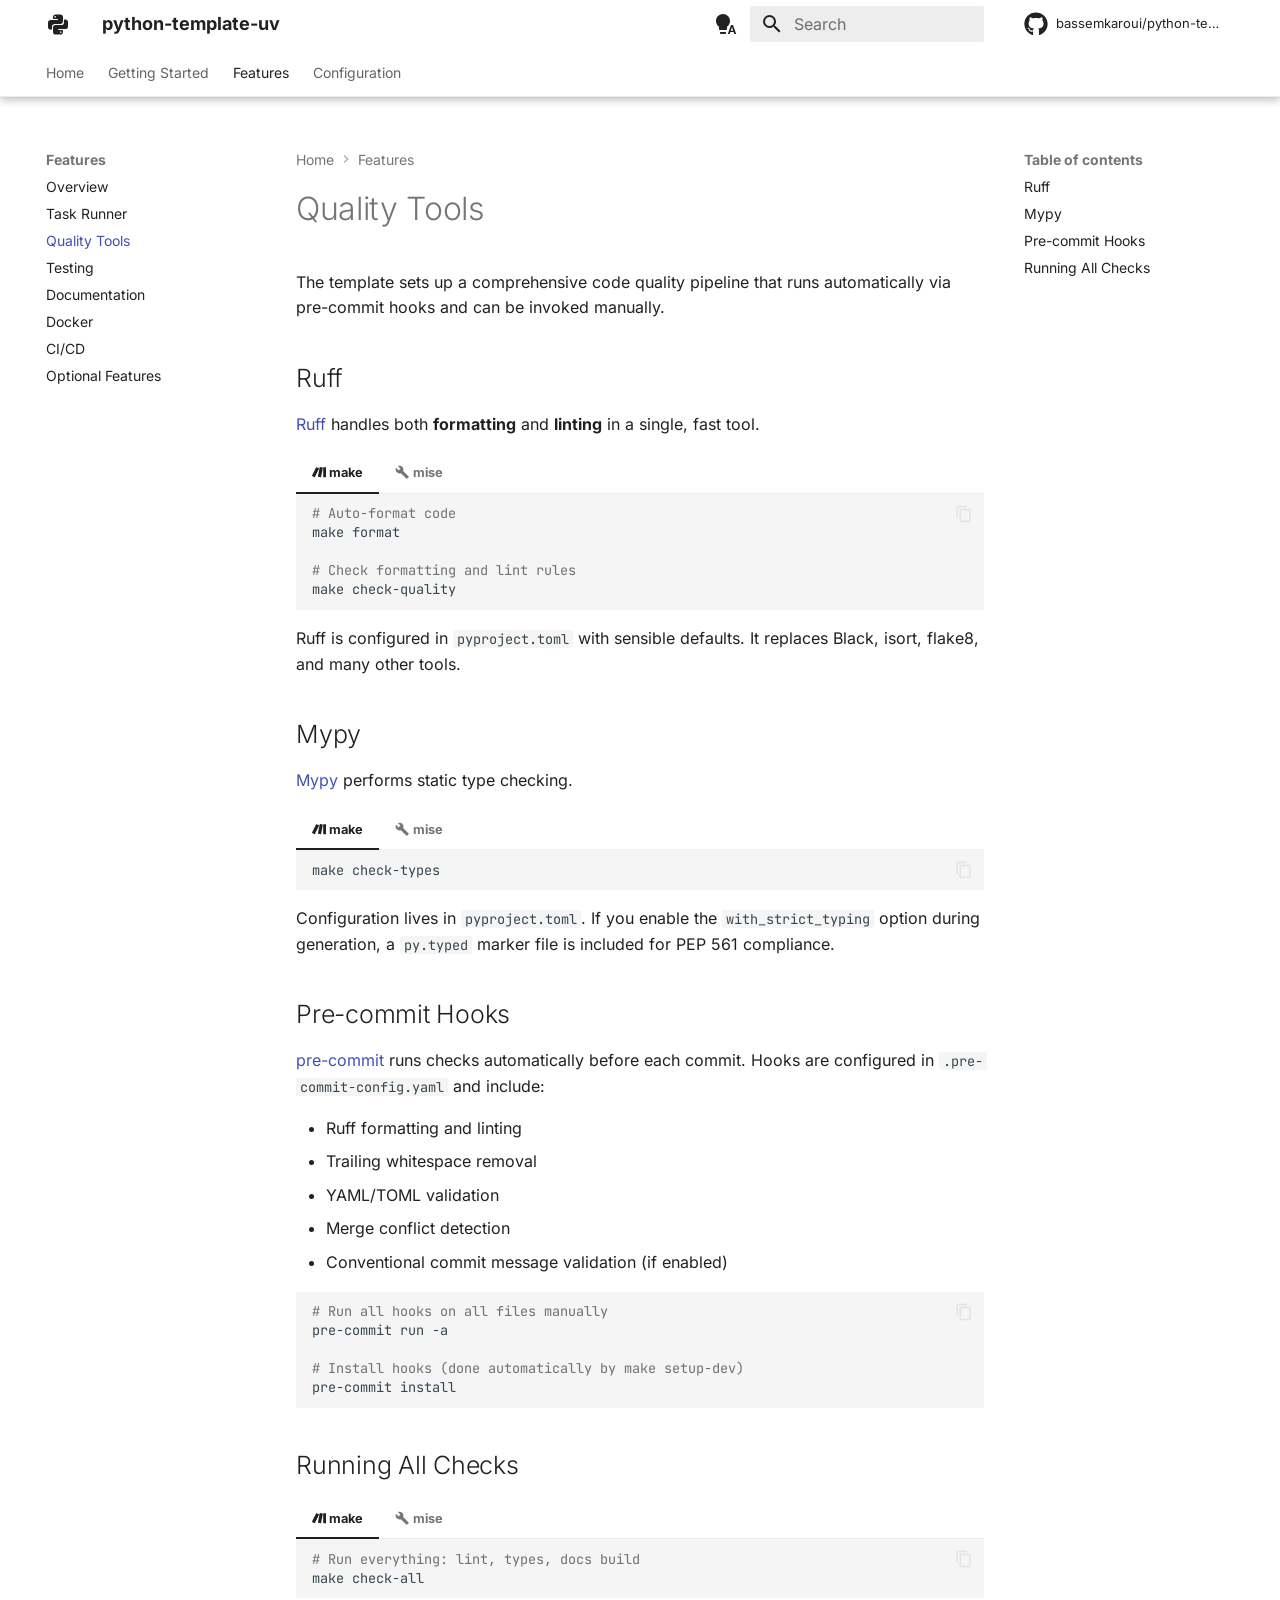
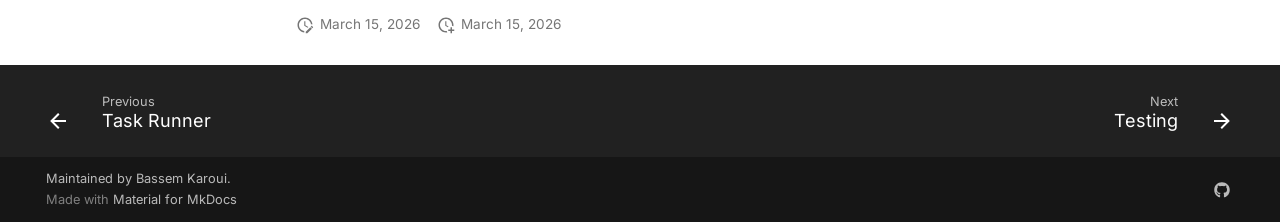
<file: features/quality-tools/index.html>
<!doctype html><html lang=en class=no-js> <head><meta charset=utf-8><meta name=viewport content="width=device-width,initial-scale=1"><meta name=description content="A Copier-powered template for creating Python packages managed with uv."><meta name=author content="Bassem Karoui"><link href="https://bassemkaroui.github.io/python-template-uv/features/quality-tools/" rel="canonical"><link href=../task-runner/ rel=prev><link href=../testing/ rel=next><link rel=icon href=../../assets/images/favicon.png><meta name=generator content="mkdocs-1.6.1, mkdocs-material-9.7.5"><title>Quality Tools - python-template-uv</title><link rel=stylesheet href=../../assets/stylesheets/main.484c7ddc.min.css><link rel=stylesheet href=../../assets/stylesheets/palette.ab4e12ef.min.css><link rel="stylesheet" href="../../assets/external/fonts.googleapis.com/css.56f7ac64.css"><style>:root{--md-text-font:"Inter";--md-code-font:"JetBrains Mono"}</style><link rel=stylesheet href=../../css/overrides.css><script>__md_scope=new URL("../..",location),__md_hash=e=>[...e].reduce(((e,_)=>(e<<5)-e+_.charCodeAt(0)),0),__md_get=(e,_=localStorage,t=__md_scope)=>JSON.parse(_.getItem(t.pathname+"."+e)),__md_set=(e,_,t=localStorage,a=__md_scope)=>{try{t.setItem(a.pathname+"."+e,JSON.stringify(_))}catch(e){}}</script><meta property=og:type content=website><meta property=og:title content="Quality Tools - python-template-uv"><meta property=og:description content="A Copier-powered template for creating Python packages managed with uv."><meta property=og:image content=https://bassemkaroui.github.io/python-template-uv/assets/images/social/features/quality-tools.png><meta property=og:image:type content=image/png><meta property=og:image:width content=1200><meta property=og:image:height content=630><meta content=https://bassemkaroui.github.io/python-template-uv/features/quality-tools/ property=og:url><meta property=twitter:card content=summary_large_image><meta property=twitter:title content="Quality Tools - python-template-uv"><meta property=twitter:description content="A Copier-powered template for creating Python packages managed with uv."><meta property=twitter:image content=https://bassemkaroui.github.io/python-template-uv/assets/images/social/features/quality-tools.png></head> <body dir=ltr data-md-color-scheme=default data-md-color-primary=indigo data-md-color-accent=indigo> <input class=md-toggle data-md-toggle=drawer type=checkbox id=__drawer autocomplete=off> <input class=md-toggle data-md-toggle=search type=checkbox id=__search autocomplete=off> <label class=md-overlay for=__drawer></label> <div data-md-component=skip> <a href=#quality-tools class=md-skip> Skip to content </a> </div> <div data-md-component=announce> </div> <header class="md-header md-header--shadow md-header--lifted" data-md-component=header> <nav class="md-header__inner md-grid" aria-label=Header> <a href=../.. title=python-template-uv class="md-header__button md-logo" aria-label=python-template-uv data-md-component=logo> <svg xmlns=http://www.w3.org/2000/svg viewbox="0 0 24 24"><path d="M19.14 7.5A2.86 2.86 0 0 1 22 10.36v3.78A2.86 2.86 0 0 1 19.14 17H12c0 .39.32.96.71.96H17v1.68a2.86 2.86 0 0 1-2.86 2.86H9.86A2.86 2.86 0 0 1 7 19.64v-3.75a2.85 2.85 0 0 1 2.86-2.85h5.25a2.85 2.85 0 0 0 2.85-2.86V7.5zm-4.28 11.79c-.4 0-.72.3-.72.89s.32.71.72.71a.71.71 0 0 0 .71-.71c0-.59-.32-.89-.71-.89m-10-1.79A2.86 2.86 0 0 1 2 14.64v-3.78A2.86 2.86 0 0 1 4.86 8H12c0-.39-.32-.96-.71-.96H7V5.36A2.86 2.86 0 0 1 9.86 2.5h4.28A2.86 2.86 0 0 1 17 5.36v3.75a2.85 2.85 0 0 1-2.86 2.85H8.89a2.85 2.85 0 0 0-2.85 2.86v2.68zM9.14 5.71c.4 0 .72-.3.72-.89s-.32-.71-.72-.71c-.39 0-.71.12-.71.71s.32.89.71.89"/></svg> </a> <label class="md-header__button md-icon" for=__drawer> <svg xmlns=http://www.w3.org/2000/svg viewbox="0 0 24 24"><path d="M3 6h18v2H3zm0 5h18v2H3zm0 5h18v2H3z"/></svg> </label> <div class=md-header__title data-md-component=header-title> <div class=md-header__ellipsis> <div class=md-header__topic> <span class=md-ellipsis> python-template-uv </span> </div> <div class=md-header__topic data-md-component=header-topic> <span class=md-ellipsis> Quality Tools </span> </div> </div> </div> <form class=md-header__option data-md-component=palette> <input class=md-option data-md-color-media=(prefers-color-scheme) data-md-color-scheme=default data-md-color-primary=indigo data-md-color-accent=indigo aria-label="Switch to light mode" type=radio name=__palette id=__palette_0> <label class="md-header__button md-icon" title="Switch to light mode" for=__palette_1 hidden> <svg xmlns=http://www.w3.org/2000/svg viewbox="0 0 24 24"><path d="M9 2C5.13 2 2 5.13 2 9c0 2.38 1.19 4.47 3 5.74V17c0 .55.45 1 1 1h6c.55 0 1-.45 1-1v-2.26c1.81-1.27 3-3.36 3-5.74 0-3.87-3.13-7-7-7M6 21c0 .55.45 1 1 1h4c.55 0 1-.45 1-1v-1H6zm13-8h-2l-3.2 9h1.9l.7-2h3.2l.7 2h1.9zm-2.15 5.65L18 15l1.15 3.65z"/></svg> </label> <input class=md-option data-md-color-media="(prefers-color-scheme: light)" data-md-color-scheme=default data-md-color-primary=white data-md-color-accent=deep-orange aria-label="Switch to dark mode" type=radio name=__palette id=__palette_1> <label class="md-header__button md-icon" title="Switch to dark mode" for=__palette_2 hidden> <svg xmlns=http://www.w3.org/2000/svg viewbox="0 0 24 24"><path d="M12 8a4 4 0 0 0-4 4 4 4 0 0 0 4 4 4 4 0 0 0 4-4 4 4 0 0 0-4-4m0 10a6 6 0 0 1-6-6 6 6 0 0 1 6-6 6 6 0 0 1 6 6 6 6 0 0 1-6 6m8-9.31V4h-4.69L12 .69 8.69 4H4v4.69L.69 12 4 15.31V20h4.69L12 23.31 15.31 20H20v-4.69L23.31 12z"/></svg> </label> <input class=md-option data-md-color-media="(prefers-color-scheme: dark)" data-md-color-scheme=slate data-md-color-primary=black data-md-color-accent=deep-orange aria-label="Switch to system preference" type=radio name=__palette id=__palette_2> <label class="md-header__button md-icon" title="Switch to system preference" for=__palette_0 hidden> <svg xmlns=http://www.w3.org/2000/svg viewbox="0 0 24 24"><path d="M12 18c-.89 0-1.74-.2-2.5-.55C11.56 16.5 13 14.42 13 12s-1.44-4.5-3.5-5.45C10.26 6.2 11.11 6 12 6a6 6 0 0 1 6 6 6 6 0 0 1-6 6m8-9.31V4h-4.69L12 .69 8.69 4H4v4.69L.69 12 4 15.31V20h4.69L12 23.31 15.31 20H20v-4.69L23.31 12z"/></svg> </label> </form> <script>var palette=__md_get("__palette");if(palette&&palette.color){if("(prefers-color-scheme)"===palette.color.media){var media=matchMedia("(prefers-color-scheme: light)"),input=document.querySelector(media.matches?"[data-md-color-media='(prefers-color-scheme: light)']":"[data-md-color-media='(prefers-color-scheme: dark)']");palette.color.media=input.getAttribute("data-md-color-media"),palette.color.scheme=input.getAttribute("data-md-color-scheme"),palette.color.primary=input.getAttribute("data-md-color-primary"),palette.color.accent=input.getAttribute("data-md-color-accent")}for(var[key,value]of Object.entries(palette.color))document.body.setAttribute("data-md-color-"+key,value)}</script> <label class="md-header__button md-icon" for=__search> <svg xmlns=http://www.w3.org/2000/svg viewbox="0 0 24 24"><path d="M9.5 3A6.5 6.5 0 0 1 16 9.5c0 1.61-.59 3.09-1.56 4.23l.27.27h.79l5 5-1.5 1.5-5-5v-.79l-.27-.27A6.52 6.52 0 0 1 9.5 16 6.5 6.5 0 0 1 3 9.5 6.5 6.5 0 0 1 9.5 3m0 2C7 5 5 7 5 9.5S7 14 9.5 14 14 12 14 9.5 12 5 9.5 5"/></svg> </label> <div class=md-search data-md-component=search role=dialog> <label class=md-search__overlay for=__search></label> <div class=md-search__inner role=search> <form class=md-search__form name=search> <input type=text class=md-search__input name=query aria-label=Search placeholder=Search autocapitalize=off autocorrect=off autocomplete=off spellcheck=false data-md-component=search-query required> <label class="md-search__icon md-icon" for=__search> <svg xmlns=http://www.w3.org/2000/svg viewbox="0 0 24 24"><path d="M9.5 3A6.5 6.5 0 0 1 16 9.5c0 1.61-.59 3.09-1.56 4.23l.27.27h.79l5 5-1.5 1.5-5-5v-.79l-.27-.27A6.52 6.52 0 0 1 9.5 16 6.5 6.5 0 0 1 3 9.5 6.5 6.5 0 0 1 9.5 3m0 2C7 5 5 7 5 9.5S7 14 9.5 14 14 12 14 9.5 12 5 9.5 5"/></svg> <svg xmlns=http://www.w3.org/2000/svg viewbox="0 0 24 24"><path d="M20 11v2H8l5.5 5.5-1.42 1.42L4.16 12l7.92-7.92L13.5 5.5 8 11z"/></svg> </label> <nav class=md-search__options aria-label=Search> <a href=javascript:void(0) class="md-search__icon md-icon" title=Share aria-label=Share data-clipboard data-clipboard-text data-md-component=search-share tabindex=-1> <svg xmlns=http://www.w3.org/2000/svg viewbox="0 0 24 24"><path d="M18 16.08c-.76 0-1.44.3-1.96.77L8.91 12.7c.05-.23.09-.46.09-.7s-.04-.47-.09-.7l7.05-4.11c.54.5 1.25.81 2.04.81a3 3 0 0 0 3-3 3 3 0 0 0-3-3 3 3 0 0 0-3 3c0 .24.04.47.09.7L8.04 9.81C7.5 9.31 6.79 9 6 9a3 3 0 0 0-3 3 3 3 0 0 0 3 3c.79 0 1.5-.31 2.04-.81l7.12 4.15c-.05.21-.08.43-.08.66 0 1.61 1.31 2.91 2.92 2.91s2.92-1.3 2.92-2.91A2.92 2.92 0 0 0 18 16.08"/></svg> </a> <button type=reset class="md-search__icon md-icon" title=Clear aria-label=Clear tabindex=-1> <svg xmlns=http://www.w3.org/2000/svg viewbox="0 0 24 24"><path d="M19 6.41 17.59 5 12 10.59 6.41 5 5 6.41 10.59 12 5 17.59 6.41 19 12 13.41 17.59 19 19 17.59 13.41 12z"/></svg> </button> </nav> <div class=md-search__suggest data-md-component=search-suggest></div> </form> <div class=md-search__output> <div class=md-search__scrollwrap tabindex=0 data-md-scrollfix> <div class=md-search-result data-md-component=search-result> <div class=md-search-result__meta> Initializing search </div> <ol class=md-search-result__list role=presentation></ol> </div> </div> </div> </div> </div> <div class=md-header__source> <a href="https://github.com/bassemkaroui/python-template-uv" title="Go to repository" class="md-source" data-md-component="source"> <div class="md-source__icon md-icon"> <svg xmlns=http://www.w3.org/2000/svg viewbox="0 0 512 512"><!-- Font Awesome Free 7.1.0 by @fontawesome - https://fontawesome.com License - https://fontawesome.com/license/free (Icons: CC BY 4.0, Fonts: SIL OFL 1.1, Code: MIT License) Copyright 2025 Fonticons, Inc.--><path d="M173.9 397.4c0 2-2.3 3.6-5.2 3.6-3.3.3-5.6-1.3-5.6-3.6 0-2 2.3-3.6 5.2-3.6 3-.3 5.6 1.3 5.6 3.6m-31.1-4.5c-.7 2 1.3 4.3 4.3 4.9 2.6 1 5.6 0 6.2-2s-1.3-4.3-4.3-5.2c-2.6-.7-5.5.3-6.2 2.3m44.2-1.7c-2.9.7-4.9 2.6-4.6 4.9.3 2 2.9 3.3 5.9 2.6 2.9-.7 4.9-2.6 4.6-4.6-.3-1.9-3-3.2-5.9-2.9M252.8 8C114.1 8 8 113.3 8 252c0 110.9 69.8 205.8 169.5 239.2 12.8 2.3 17.3-5.6 17.3-12.1 0-6.2-.3-40.4-.3-61.4 0 0-70 15-84.7-29.8 0 0-11.4-29.1-27.8-36.6 0 0-22.9-15.7 1.6-15.4 0 0 24.9 2 38.6 25.8 21.9 38.6 58.6 27.5 72.9 20.9 2.3-16 8.8-27.1 16-33.7-55.9-6.2-112.3-14.3-112.3-110.5 0-27.5 7.6-41.3 23.6-58.9-2.6-6.5-11.1-33.3 2.6-67.9 20.9-6.5 69 27 69 27 20-5.6 41.5-8.5 62.8-8.5s42.8 2.9 62.8 8.5c0 0 48.1-33.6 69-27 13.7 34.7 5.2 61.4 2.6 67.9 16 17.7 25.8 31.5 25.8 58.9 0 96.5-58.9 104.2-114.8 110.5 9.2 7.9 17 22.9 17 46.4 0 33.7-.3 75.4-.3 83.6 0 6.5 4.6 14.4 17.3 12.1C436.2 457.8 504 362.9 504 252 504 113.3 391.5 8 252.8 8M105.2 352.9c-1.3 1-1 3.3.7 5.2 1.6 1.6 3.9 2.3 5.2 1 1.3-1 1-3.3-.7-5.2-1.6-1.6-3.9-2.3-5.2-1m-10.8-8.1c-.7 1.3.3 2.9 2.3 3.9 1.6 1 3.6.7 4.3-.7.7-1.3-.3-2.9-2.3-3.9-2-.6-3.6-.3-4.3.7m32.4 35.6c-1.6 1.3-1 4.3 1.3 6.2 2.3 2.3 5.2 2.6 6.5 1 1.3-1.3.7-4.3-1.3-6.2-2.2-2.3-5.2-2.6-6.5-1m-11.4-14.7c-1.6 1-1.6 3.6 0 5.9s4.3 3.3 5.6 2.3c1.6-1.3 1.6-3.9 0-6.2-1.4-2.3-4-3.3-5.6-2"/></svg> </div> <div class=md-source__repository> bassemkaroui/python-template-uv </div> </a> </div> </nav> <nav class=md-tabs aria-label=Tabs data-md-component=tabs> <div class=md-grid> <ul class=md-tabs__list> <li class=md-tabs__item> <a href=../.. class=md-tabs__link> Home </a> </li> <li class=md-tabs__item> <a href=../../getting-started/prerequisites/ class=md-tabs__link> Getting Started </a> </li> <li class="md-tabs__item md-tabs__item--active"> <a href=../overview/ class=md-tabs__link> Features </a> </li> <li class=md-tabs__item> <a href=../../configuration/variables/ class=md-tabs__link> Configuration </a> </li> </ul> </div> </nav> </header> <div class=md-container data-md-component=container> <main class=md-main data-md-component=main> <div class="md-main__inner md-grid"> <div class="md-sidebar md-sidebar--primary" data-md-component=sidebar data-md-type=navigation> <div class=md-sidebar__scrollwrap> <div class=md-sidebar__inner> <nav class="md-nav md-nav--primary md-nav--lifted" aria-label=Navigation data-md-level=0> <label class=md-nav__title for=__drawer> <a href=../.. title=python-template-uv class="md-nav__button md-logo" aria-label=python-template-uv data-md-component=logo> <svg xmlns=http://www.w3.org/2000/svg viewbox="0 0 24 24"><path d="M19.14 7.5A2.86 2.86 0 0 1 22 10.36v3.78A2.86 2.86 0 0 1 19.14 17H12c0 .39.32.96.71.96H17v1.68a2.86 2.86 0 0 1-2.86 2.86H9.86A2.86 2.86 0 0 1 7 19.64v-3.75a2.85 2.85 0 0 1 2.86-2.85h5.25a2.85 2.85 0 0 0 2.85-2.86V7.5zm-4.28 11.79c-.4 0-.72.3-.72.89s.32.71.72.71a.71.71 0 0 0 .71-.71c0-.59-.32-.89-.71-.89m-10-1.79A2.86 2.86 0 0 1 2 14.64v-3.78A2.86 2.86 0 0 1 4.86 8H12c0-.39-.32-.96-.71-.96H7V5.36A2.86 2.86 0 0 1 9.86 2.5h4.28A2.86 2.86 0 0 1 17 5.36v3.75a2.85 2.85 0 0 1-2.86 2.85H8.89a2.85 2.85 0 0 0-2.85 2.86v2.68zM9.14 5.71c.4 0 .72-.3.72-.89s-.32-.71-.72-.71c-.39 0-.71.12-.71.71s.32.89.71.89"/></svg> </a> python-template-uv </label> <div class=md-nav__source> <a href="https://github.com/bassemkaroui/python-template-uv" title="Go to repository" class="md-source" data-md-component="source"> <div class="md-source__icon md-icon"> <svg xmlns=http://www.w3.org/2000/svg viewbox="0 0 512 512"><!-- Font Awesome Free 7.1.0 by @fontawesome - https://fontawesome.com License - https://fontawesome.com/license/free (Icons: CC BY 4.0, Fonts: SIL OFL 1.1, Code: MIT License) Copyright 2025 Fonticons, Inc.--><path d="M173.9 397.4c0 2-2.3 3.6-5.2 3.6-3.3.3-5.6-1.3-5.6-3.6 0-2 2.3-3.6 5.2-3.6 3-.3 5.6 1.3 5.6 3.6m-31.1-4.5c-.7 2 1.3 4.3 4.3 4.9 2.6 1 5.6 0 6.2-2s-1.3-4.3-4.3-5.2c-2.6-.7-5.5.3-6.2 2.3m44.2-1.7c-2.9.7-4.9 2.6-4.6 4.9.3 2 2.9 3.3 5.9 2.6 2.9-.7 4.9-2.6 4.6-4.6-.3-1.9-3-3.2-5.9-2.9M252.8 8C114.1 8 8 113.3 8 252c0 110.9 69.8 205.8 169.5 239.2 12.8 2.3 17.3-5.6 17.3-12.1 0-6.2-.3-40.4-.3-61.4 0 0-70 15-84.7-29.8 0 0-11.4-29.1-27.8-36.6 0 0-22.9-15.7 1.6-15.4 0 0 24.9 2 38.6 25.8 21.9 38.6 58.6 27.5 72.9 20.9 2.3-16 8.8-27.1 16-33.7-55.9-6.2-112.3-14.3-112.3-110.5 0-27.5 7.6-41.3 23.6-58.9-2.6-6.5-11.1-33.3 2.6-67.9 20.9-6.5 69 27 69 27 20-5.6 41.5-8.5 62.8-8.5s42.8 2.9 62.8 8.5c0 0 48.1-33.6 69-27 13.7 34.7 5.2 61.4 2.6 67.9 16 17.7 25.8 31.5 25.8 58.9 0 96.5-58.9 104.2-114.8 110.5 9.2 7.9 17 22.9 17 46.4 0 33.7-.3 75.4-.3 83.6 0 6.5 4.6 14.4 17.3 12.1C436.2 457.8 504 362.9 504 252 504 113.3 391.5 8 252.8 8M105.2 352.9c-1.3 1-1 3.3.7 5.2 1.6 1.6 3.9 2.3 5.2 1 1.3-1 1-3.3-.7-5.2-1.6-1.6-3.9-2.3-5.2-1m-10.8-8.1c-.7 1.3.3 2.9 2.3 3.9 1.6 1 3.6.7 4.3-.7.7-1.3-.3-2.9-2.3-3.9-2-.6-3.6-.3-4.3.7m32.4 35.6c-1.6 1.3-1 4.3 1.3 6.2 2.3 2.3 5.2 2.6 6.5 1 1.3-1.3.7-4.3-1.3-6.2-2.2-2.3-5.2-2.6-6.5-1m-11.4-14.7c-1.6 1-1.6 3.6 0 5.9s4.3 3.3 5.6 2.3c1.6-1.3 1.6-3.9 0-6.2-1.4-2.3-4-3.3-5.6-2"/></svg> </div> <div class=md-source__repository> bassemkaroui/python-template-uv </div> </a> </div> <ul class=md-nav__list data-md-scrollfix> <li class=md-nav__item> <a href=../.. class=md-nav__link> <span class=md-ellipsis> Home </span> </a> </li> <li class="md-nav__item md-nav__item--nested"> <input class="md-nav__toggle md-toggle " type=checkbox id=__nav_2> <label class=md-nav__link for=__nav_2 id=__nav_2_label tabindex=0> <span class=md-ellipsis> Getting Started </span> <span class="md-nav__icon md-icon"></span> </label> <nav class=md-nav data-md-level=1 aria-labelledby=__nav_2_label aria-expanded=false> <label class=md-nav__title for=__nav_2> <span class="md-nav__icon md-icon"></span> Getting Started </label> <ul class=md-nav__list data-md-scrollfix> <li class=md-nav__item> <a href=../../getting-started/prerequisites/ class=md-nav__link> <span class=md-ellipsis> Prerequisites </span> </a> </li> <li class=md-nav__item> <a href=../../getting-started/quickstart/ class=md-nav__link> <span class=md-ellipsis> Quickstart </span> </a> </li> <li class=md-nav__item> <a href=../../getting-started/updating/ class=md-nav__link> <span class=md-ellipsis> Updating </span> </a> </li> </ul> </nav> </li> <li class="md-nav__item md-nav__item--active md-nav__item--section md-nav__item--nested"> <input class="md-nav__toggle md-toggle " type=checkbox id=__nav_3 checked> <label class=md-nav__link for=__nav_3 id=__nav_3_label tabindex> <span class=md-ellipsis> Features </span> <span class="md-nav__icon md-icon"></span> </label> <nav class=md-nav data-md-level=1 aria-labelledby=__nav_3_label aria-expanded=true> <label class=md-nav__title for=__nav_3> <span class="md-nav__icon md-icon"></span> Features </label> <ul class=md-nav__list data-md-scrollfix> <li class=md-nav__item> <a href=../overview/ class=md-nav__link> <span class=md-ellipsis> Overview </span> </a> </li> <li class=md-nav__item> <a href=../task-runner/ class=md-nav__link> <span class=md-ellipsis> Task Runner </span> </a> </li> <li class="md-nav__item md-nav__item--active"> <input class="md-nav__toggle md-toggle" type=checkbox id=__toc> <label class="md-nav__link md-nav__link--active" for=__toc> <span class=md-ellipsis> Quality Tools </span> <span class="md-nav__icon md-icon"></span> </label> <a href=./ class="md-nav__link md-nav__link--active"> <span class=md-ellipsis> Quality Tools </span> </a> <nav class="md-nav md-nav--secondary" aria-label="Table of contents"> <label class=md-nav__title for=__toc> <span class="md-nav__icon md-icon"></span> Table of contents </label> <ul class=md-nav__list data-md-component=toc data-md-scrollfix> <li class=md-nav__item> <a href=#ruff class=md-nav__link> <span class=md-ellipsis> Ruff </span> </a> </li> <li class=md-nav__item> <a href=#mypy class=md-nav__link> <span class=md-ellipsis> Mypy </span> </a> </li> <li class=md-nav__item> <a href=#pre-commit-hooks class=md-nav__link> <span class=md-ellipsis> Pre-commit Hooks </span> </a> </li> <li class=md-nav__item> <a href=#running-all-checks class=md-nav__link> <span class=md-ellipsis> Running All Checks </span> </a> </li> </ul> </nav> </li> <li class=md-nav__item> <a href=../testing/ class=md-nav__link> <span class=md-ellipsis> Testing </span> </a> </li> <li class=md-nav__item> <a href=../documentation/ class=md-nav__link> <span class=md-ellipsis> Documentation </span> </a> </li> <li class=md-nav__item> <a href=../docker/ class=md-nav__link> <span class=md-ellipsis> Docker </span> </a> </li> <li class=md-nav__item> <a href=../ci-cd/ class=md-nav__link> <span class=md-ellipsis> CI/CD </span> </a> </li> <li class=md-nav__item> <a href=../optional/ class=md-nav__link> <span class=md-ellipsis> Optional Features </span> </a> </li> </ul> </nav> </li> <li class="md-nav__item md-nav__item--nested"> <input class="md-nav__toggle md-toggle " type=checkbox id=__nav_4> <label class=md-nav__link for=__nav_4 id=__nav_4_label tabindex=0> <span class=md-ellipsis> Configuration </span> <span class="md-nav__icon md-icon"></span> </label> <nav class=md-nav data-md-level=1 aria-labelledby=__nav_4_label aria-expanded=false> <label class=md-nav__title for=__nav_4> <span class="md-nav__icon md-icon"></span> Configuration </label> <ul class=md-nav__list data-md-scrollfix> <li class=md-nav__item> <a href=../../configuration/variables/ class=md-nav__link> <span class=md-ellipsis> Template Variables </span> </a> </li> </ul> </nav> </li> </ul> </nav> </div> </div> </div> <div class="md-sidebar md-sidebar--secondary" data-md-component=sidebar data-md-type=toc> <div class=md-sidebar__scrollwrap> <div class=md-sidebar__inner> <nav class="md-nav md-nav--secondary" aria-label="Table of contents"> <label class=md-nav__title for=__toc> <span class="md-nav__icon md-icon"></span> Table of contents </label> <ul class=md-nav__list data-md-component=toc data-md-scrollfix> <li class=md-nav__item> <a href=#ruff class=md-nav__link> <span class=md-ellipsis> Ruff </span> </a> </li> <li class=md-nav__item> <a href=#mypy class=md-nav__link> <span class=md-ellipsis> Mypy </span> </a> </li> <li class=md-nav__item> <a href=#pre-commit-hooks class=md-nav__link> <span class=md-ellipsis> Pre-commit Hooks </span> </a> </li> <li class=md-nav__item> <a href=#running-all-checks class=md-nav__link> <span class=md-ellipsis> Running All Checks </span> </a> </li> </ul> </nav> </div> </div> </div> <div class=md-content data-md-component=content> <nav class=md-path aria-label=Navigation> <ol class=md-path__list> <li class=md-path__item> <a href=../.. class=md-path__link> <span class=md-ellipsis> Home </span> </a> </li> <li class=md-path__item> <a href=../overview/ class=md-path__link> <span class=md-ellipsis> Features </span> </a> </li> </ol> </nav> <article class="md-content__inner md-typeset"> <h1 id=quality-tools>Quality Tools<a class=headerlink href=#quality-tools title="Permanent link">&para;</a></h1> <p>The template sets up a comprehensive code quality pipeline that runs automatically via pre-commit hooks and can be invoked manually.</p> <h2 id=ruff>Ruff<a class=headerlink href=#ruff title="Permanent link">&para;</a></h2> <p><a href="https://github.com/astral-sh/ruff">Ruff</a> handles both <strong>formatting</strong> and <strong>linting</strong> in a single, fast tool.</p> <div class="tabbed-set tabbed-alternate" data-tabs=1:2><input checked=checked id=make name=__tabbed_1 type=radio><input id=mise name=__tabbed_1 type=radio><div class=tabbed-labels><label for=make><span class=twemoji><svg xmlns=http://www.w3.org/2000/svg viewbox="0 0 24 24"><path d="M13.38 3.498c-.27 0-.511.19-.566.465L9.85 18.986a.58.58 0 0 0 .453.678l4.095.826a.58.58 0 0 0 .682-.455l2.963-15.021a.58.58 0 0 0-.453-.678l-4.096-.826a.6.6 0 0 0-.113-.012zm-5.876.098a.58.58 0 0 0-.516.318L.062 17.697a.575.575 0 0 0 .256.774l3.733 1.877a.58.58 0 0 0 .775-.258l6.926-13.781a.577.577 0 0 0-.256-.776L7.762 3.658a.6.6 0 0 0-.258-.062m11.74.115a.576.576 0 0 0-.576.576v15.426c0 .318.258.578.576.578h4.178a.58.58 0 0 0 .578-.578V4.287a.58.58 0 0 0-.578-.576Z"/></svg></span> make</label><label for=mise><span class=twemoji><svg xmlns=http://www.w3.org/2000/svg viewbox="0 0 24 24"><path d="m22.7 19-9.1-9.1c.9-2.3.4-5-1.5-6.9-2-2-5-2.4-7.4-1.3L9 6 6 9 1.6 4.7C.4 7.1.9 10.1 2.9 12.1c1.9 1.9 4.6 2.4 6.9 1.5l9.1 9.1c.4.4 1 .4 1.4 0l2.3-2.3c.5-.4.5-1.1.1-1.4"/></svg></span> mise</label></div> <div class=tabbed-content> <div class=tabbed-block> <div class=highlight><pre><span></span><code><a id=__codelineno-0-1 name=__codelineno-0-1 href=#__codelineno-0-1></a><span class=c1># Auto-format code</span>
<a id=__codelineno-0-2 name=__codelineno-0-2 href=#__codelineno-0-2></a>make<span class=w> </span>format
<a id=__codelineno-0-3 name=__codelineno-0-3 href=#__codelineno-0-3></a>
<a id=__codelineno-0-4 name=__codelineno-0-4 href=#__codelineno-0-4></a><span class=c1># Check formatting and lint rules</span>
<a id=__codelineno-0-5 name=__codelineno-0-5 href=#__codelineno-0-5></a>make<span class=w> </span>check-quality
</code></pre></div> </div> <div class=tabbed-block> <div class=highlight><pre><span></span><code><a id=__codelineno-1-1 name=__codelineno-1-1 href=#__codelineno-1-1></a><span class=c1># Auto-format code</span>
<a id=__codelineno-1-2 name=__codelineno-1-2 href=#__codelineno-1-2></a>mise<span class=w> </span>run<span class=w> </span>format
<a id=__codelineno-1-3 name=__codelineno-1-3 href=#__codelineno-1-3></a>
<a id=__codelineno-1-4 name=__codelineno-1-4 href=#__codelineno-1-4></a><span class=c1># Check formatting and lint rules</span>
<a id=__codelineno-1-5 name=__codelineno-1-5 href=#__codelineno-1-5></a>mise<span class=w> </span>run<span class=w> </span>check:quality
</code></pre></div> </div> </div> </div> <p>Ruff is configured in <code>pyproject.toml</code> with sensible defaults. It replaces Black, isort, flake8, and many other tools.</p> <h2 id=mypy>Mypy<a class=headerlink href=#mypy title="Permanent link">&para;</a></h2> <p><a href="https://github.com/python/mypy">Mypy</a> performs static type checking.</p> <div class="tabbed-set tabbed-alternate" data-tabs=2:2><input checked=checked id=make_1 name=__tabbed_2 type=radio><input id=mise_1 name=__tabbed_2 type=radio><div class=tabbed-labels><label for=make_1><span class=twemoji><svg xmlns=http://www.w3.org/2000/svg viewbox="0 0 24 24"><path d="M13.38 3.498c-.27 0-.511.19-.566.465L9.85 18.986a.58.58 0 0 0 .453.678l4.095.826a.58.58 0 0 0 .682-.455l2.963-15.021a.58.58 0 0 0-.453-.678l-4.096-.826a.6.6 0 0 0-.113-.012zm-5.876.098a.58.58 0 0 0-.516.318L.062 17.697a.575.575 0 0 0 .256.774l3.733 1.877a.58.58 0 0 0 .775-.258l6.926-13.781a.577.577 0 0 0-.256-.776L7.762 3.658a.6.6 0 0 0-.258-.062m11.74.115a.576.576 0 0 0-.576.576v15.426c0 .318.258.578.576.578h4.178a.58.58 0 0 0 .578-.578V4.287a.58.58 0 0 0-.578-.576Z"/></svg></span> make</label><label for=mise_1><span class=twemoji><svg xmlns=http://www.w3.org/2000/svg viewbox="0 0 24 24"><path d="m22.7 19-9.1-9.1c.9-2.3.4-5-1.5-6.9-2-2-5-2.4-7.4-1.3L9 6 6 9 1.6 4.7C.4 7.1.9 10.1 2.9 12.1c1.9 1.9 4.6 2.4 6.9 1.5l9.1 9.1c.4.4 1 .4 1.4 0l2.3-2.3c.5-.4.5-1.1.1-1.4"/></svg></span> mise</label></div> <div class=tabbed-content> <div class=tabbed-block> <div class=highlight><pre><span></span><code><a id=__codelineno-2-1 name=__codelineno-2-1 href=#__codelineno-2-1></a>make<span class=w> </span>check-types
</code></pre></div> </div> <div class=tabbed-block> <div class=highlight><pre><span></span><code><a id=__codelineno-3-1 name=__codelineno-3-1 href=#__codelineno-3-1></a>mise<span class=w> </span>run<span class=w> </span>check:types
</code></pre></div> </div> </div> </div> <p>Configuration lives in <code>pyproject.toml</code>. If you enable the <code>with_strict_typing</code> option during generation, a <code>py.typed</code> marker file is included for PEP 561 compliance.</p> <h2 id=pre-commit-hooks>Pre-commit Hooks<a class=headerlink href=#pre-commit-hooks title="Permanent link">&para;</a></h2> <p><a href="https://pre-commit.com/">pre-commit</a> runs checks automatically before each commit. Hooks are configured in <code>.pre-commit-config.yaml</code> and include:</p> <ul> <li>Ruff formatting and linting</li> <li>Trailing whitespace removal</li> <li>YAML/TOML validation</li> <li>Merge conflict detection</li> <li>Conventional commit message validation (if enabled)</li> </ul> <div class=highlight><pre><span></span><code><a id=__codelineno-4-1 name=__codelineno-4-1 href=#__codelineno-4-1></a><span class=c1># Run all hooks on all files manually</span>
<a id=__codelineno-4-2 name=__codelineno-4-2 href=#__codelineno-4-2></a>pre-commit<span class=w> </span>run<span class=w> </span>-a
<a id=__codelineno-4-3 name=__codelineno-4-3 href=#__codelineno-4-3></a>
<a id=__codelineno-4-4 name=__codelineno-4-4 href=#__codelineno-4-4></a><span class=c1># Install hooks (done automatically by make setup-dev)</span>
<a id=__codelineno-4-5 name=__codelineno-4-5 href=#__codelineno-4-5></a>pre-commit<span class=w> </span>install
</code></pre></div> <h2 id=running-all-checks>Running All Checks<a class=headerlink href=#running-all-checks title="Permanent link">&para;</a></h2> <div class="tabbed-set tabbed-alternate" data-tabs=3:2><input checked=checked id=make_2 name=__tabbed_3 type=radio><input id=mise_2 name=__tabbed_3 type=radio><div class=tabbed-labels><label for=make_2><span class=twemoji><svg xmlns=http://www.w3.org/2000/svg viewbox="0 0 24 24"><path d="M13.38 3.498c-.27 0-.511.19-.566.465L9.85 18.986a.58.58 0 0 0 .453.678l4.095.826a.58.58 0 0 0 .682-.455l2.963-15.021a.58.58 0 0 0-.453-.678l-4.096-.826a.6.6 0 0 0-.113-.012zm-5.876.098a.58.58 0 0 0-.516.318L.062 17.697a.575.575 0 0 0 .256.774l3.733 1.877a.58.58 0 0 0 .775-.258l6.926-13.781a.577.577 0 0 0-.256-.776L7.762 3.658a.6.6 0 0 0-.258-.062m11.74.115a.576.576 0 0 0-.576.576v15.426c0 .318.258.578.576.578h4.178a.58.58 0 0 0 .578-.578V4.287a.58.58 0 0 0-.578-.576Z"/></svg></span> make</label><label for=mise_2><span class=twemoji><svg xmlns=http://www.w3.org/2000/svg viewbox="0 0 24 24"><path d="m22.7 19-9.1-9.1c.9-2.3.4-5-1.5-6.9-2-2-5-2.4-7.4-1.3L9 6 6 9 1.6 4.7C.4 7.1.9 10.1 2.9 12.1c1.9 1.9 4.6 2.4 6.9 1.5l9.1 9.1c.4.4 1 .4 1.4 0l2.3-2.3c.5-.4.5-1.1.1-1.4"/></svg></span> mise</label></div> <div class=tabbed-content> <div class=tabbed-block> <div class=highlight><pre><span></span><code><a id=__codelineno-5-1 name=__codelineno-5-1 href=#__codelineno-5-1></a><span class=c1># Run everything: lint, types, docs build</span>
<a id=__codelineno-5-2 name=__codelineno-5-2 href=#__codelineno-5-2></a>make<span class=w> </span>check-all
</code></pre></div> </div> <div class=tabbed-block> <div class=highlight><pre><span></span><code><a id=__codelineno-6-1 name=__codelineno-6-1 href=#__codelineno-6-1></a><span class=c1># Run everything: lint, types, docs build</span>
<a id=__codelineno-6-2 name=__codelineno-6-2 href=#__codelineno-6-2></a>mise<span class=w> </span>run<span class=w> </span>check:all
</code></pre></div> </div> </div> </div> <aside class=md-source-file> <span class=md-source-file__fact> <span class=md-icon title="Last update"> <svg xmlns=http://www.w3.org/2000/svg viewbox="0 0 24 24"><path d="M21 13.1c-.1 0-.3.1-.4.2l-1 1 2.1 2.1 1-1c.2-.2.2-.6 0-.8l-1.3-1.3c-.1-.1-.2-.2-.4-.2m-1.9 1.8-6.1 6V23h2.1l6.1-6.1zM12.5 7v5.2l4 2.4-1 1L11 13V7zM11 21.9c-5.1-.5-9-4.8-9-9.9C2 6.5 6.5 2 12 2c5.3 0 9.6 4.1 10 9.3-.3-.1-.6-.2-1-.2s-.7.1-1 .2C19.6 7.2 16.2 4 12 4c-4.4 0-8 3.6-8 8 0 4.1 3.1 7.5 7.1 7.9l-.1.2z"/></svg> </span> <span class="git-revision-date-localized-plugin git-revision-date-localized-plugin-date" title="March 15, 2026 17:27:02 UTC">March 15, 2026</span> </span> <span class=md-source-file__fact> <span class=md-icon title=Created> <svg xmlns=http://www.w3.org/2000/svg viewbox="0 0 24 24"><path d="M14.47 15.08 11 13V7h1.5v5.25l3.08 1.83c-.41.28-.79.62-1.11 1m-1.39 4.84c-.36.05-.71.08-1.08.08-4.42 0-8-3.58-8-8s3.58-8 8-8 8 3.58 8 8c0 .37-.03.72-.08 1.08.69.1 1.33.32 1.92.64.1-.56.16-1.13.16-1.72 0-5.5-4.5-10-10-10S2 6.5 2 12s4.47 10 10 10c.59 0 1.16-.06 1.72-.16-.32-.59-.54-1.23-.64-1.92M18 15v3h-3v2h3v3h2v-3h3v-2h-3v-3z"/></svg> </span> <span class="git-revision-date-localized-plugin git-revision-date-localized-plugin-date" title="March 15, 2026 14:25:08 UTC">March 15, 2026</span> </span> </aside> </article> </div> <script>var tabs=__md_get("__tabs");if(Array.isArray(tabs))e:for(var set of document.querySelectorAll(".tabbed-set")){var labels=set.querySelector(".tabbed-labels");for(var tab of tabs)for(var label of labels.getElementsByTagName("label"))if(label.innerText.trim()===tab){var input=document.getElementById(label.htmlFor);input.checked=!0;continue e}}</script> <script>var target=document.getElementById(location.hash.slice(1));target&&target.name&&(target.checked=target.name.startsWith("__tabbed_"))</script> </div> <button type=button class="md-top md-icon" data-md-component=top hidden> <svg xmlns=http://www.w3.org/2000/svg viewbox="0 0 24 24"><path d="M13 20h-2V8l-5.5 5.5-1.42-1.42L12 4.16l7.92 7.92-1.42 1.42L13 8z"/></svg> Back to top </button> </main> <footer class=md-footer> <nav class="md-footer__inner md-grid" aria-label=Footer> <a href=../task-runner/ class="md-footer__link md-footer__link--prev" aria-label="Previous: Task Runner"> <div class="md-footer__button md-icon"> <svg xmlns=http://www.w3.org/2000/svg viewbox="0 0 24 24"><path d="M20 11v2H8l5.5 5.5-1.42 1.42L4.16 12l7.92-7.92L13.5 5.5 8 11z"/></svg> </div> <div class=md-footer__title> <span class=md-footer__direction> Previous </span> <div class=md-ellipsis> Task Runner </div> </div> </a> <a href=../testing/ class="md-footer__link md-footer__link--next" aria-label="Next: Testing"> <div class=md-footer__title> <span class=md-footer__direction> Next </span> <div class=md-ellipsis> Testing </div> </div> <div class="md-footer__button md-icon"> <svg xmlns=http://www.w3.org/2000/svg viewbox="0 0 24 24"><path d="M4 11v2h12l-5.5 5.5 1.42 1.42L19.84 12l-7.92-7.92L10.5 5.5 16 11z"/></svg> </div> </a> </nav> <div class="md-footer-meta md-typeset"> <div class="md-footer-meta__inner md-grid"> <div class=md-copyright> <div class=md-copyright__highlight> Maintained by <a href="https://github.com/bassemkaroui">Bassem Karoui</a>. </div> Made with <a href="https://squidfunk.github.io/mkdocs-material/" target="_blank" rel="noopener"> Material for MkDocs </a> </div> <div class=md-social> <a href="https://github.com/bassemkaroui/python-template-uv" target="_blank" rel="noopener" title="github.com" class="md-social__link"> <svg xmlns=http://www.w3.org/2000/svg viewbox="0 0 512 512"><!-- Font Awesome Free 7.1.0 by @fontawesome - https://fontawesome.com License - https://fontawesome.com/license/free (Icons: CC BY 4.0, Fonts: SIL OFL 1.1, Code: MIT License) Copyright 2025 Fonticons, Inc.--><path d="M173.9 397.4c0 2-2.3 3.6-5.2 3.6-3.3.3-5.6-1.3-5.6-3.6 0-2 2.3-3.6 5.2-3.6 3-.3 5.6 1.3 5.6 3.6m-31.1-4.5c-.7 2 1.3 4.3 4.3 4.9 2.6 1 5.6 0 6.2-2s-1.3-4.3-4.3-5.2c-2.6-.7-5.5.3-6.2 2.3m44.2-1.7c-2.9.7-4.9 2.6-4.6 4.9.3 2 2.9 3.3 5.9 2.6 2.9-.7 4.9-2.6 4.6-4.6-.3-1.9-3-3.2-5.9-2.9M252.8 8C114.1 8 8 113.3 8 252c0 110.9 69.8 205.8 169.5 239.2 12.8 2.3 17.3-5.6 17.3-12.1 0-6.2-.3-40.4-.3-61.4 0 0-70 15-84.7-29.8 0 0-11.4-29.1-27.8-36.6 0 0-22.9-15.7 1.6-15.4 0 0 24.9 2 38.6 25.8 21.9 38.6 58.6 27.5 72.9 20.9 2.3-16 8.8-27.1 16-33.7-55.9-6.2-112.3-14.3-112.3-110.5 0-27.5 7.6-41.3 23.6-58.9-2.6-6.5-11.1-33.3 2.6-67.9 20.9-6.5 69 27 69 27 20-5.6 41.5-8.5 62.8-8.5s42.8 2.9 62.8 8.5c0 0 48.1-33.6 69-27 13.7 34.7 5.2 61.4 2.6 67.9 16 17.7 25.8 31.5 25.8 58.9 0 96.5-58.9 104.2-114.8 110.5 9.2 7.9 17 22.9 17 46.4 0 33.7-.3 75.4-.3 83.6 0 6.5 4.6 14.4 17.3 12.1C436.2 457.8 504 362.9 504 252 504 113.3 391.5 8 252.8 8M105.2 352.9c-1.3 1-1 3.3.7 5.2 1.6 1.6 3.9 2.3 5.2 1 1.3-1 1-3.3-.7-5.2-1.6-1.6-3.9-2.3-5.2-1m-10.8-8.1c-.7 1.3.3 2.9 2.3 3.9 1.6 1 3.6.7 4.3-.7.7-1.3-.3-2.9-2.3-3.9-2-.6-3.6-.3-4.3.7m32.4 35.6c-1.6 1.3-1 4.3 1.3 6.2 2.3 2.3 5.2 2.6 6.5 1 1.3-1.3.7-4.3-1.3-6.2-2.2-2.3-5.2-2.6-6.5-1m-11.4-14.7c-1.6 1-1.6 3.6 0 5.9s4.3 3.3 5.6 2.3c1.6-1.3 1.6-3.9 0-6.2-1.4-2.3-4-3.3-5.6-2"/></svg> </a> </div> </div> </div> </footer> </div> <div class=md-dialog data-md-component=dialog> <div class="md-dialog__inner md-typeset"></div> </div> <div class=md-progress data-md-component=progress role=progressbar></div> <script id=__config type=application/json>{"annotate": null, "base": "../..", "features": ["navigation.footer", "navigation.indexes", "navigation.instant", "navigation.instant.prefetch", "navigation.instant.progress", "navigation.path", "navigation.tabs", "navigation.tabs.sticky", "navigation.top", "navigation.tracking", "toc.follow", "search.suggest", "search.share", "search.highlight", "content.tabs.link", "content.code.annotate", "content.code.copy", "content.tooltips", "content.footnote.tooltips"], "search": "../../assets/javascripts/workers/search.2c215733.min.js", "tags": null, "translations": {"clipboard.copied": "Copied to clipboard", "clipboard.copy": "Copy to clipboard", "search.result.more.one": "1 more on this page", "search.result.more.other": "# more on this page", "search.result.none": "No matching documents", "search.result.one": "1 matching document", "search.result.other": "# matching documents", "search.result.placeholder": "Type to start searching", "search.result.term.missing": "Missing", "select.version": "Select version"}, "version": null}</script> <script src=../../assets/javascripts/bundle.79ae519e.min.js></script> </body> </html>
</file>
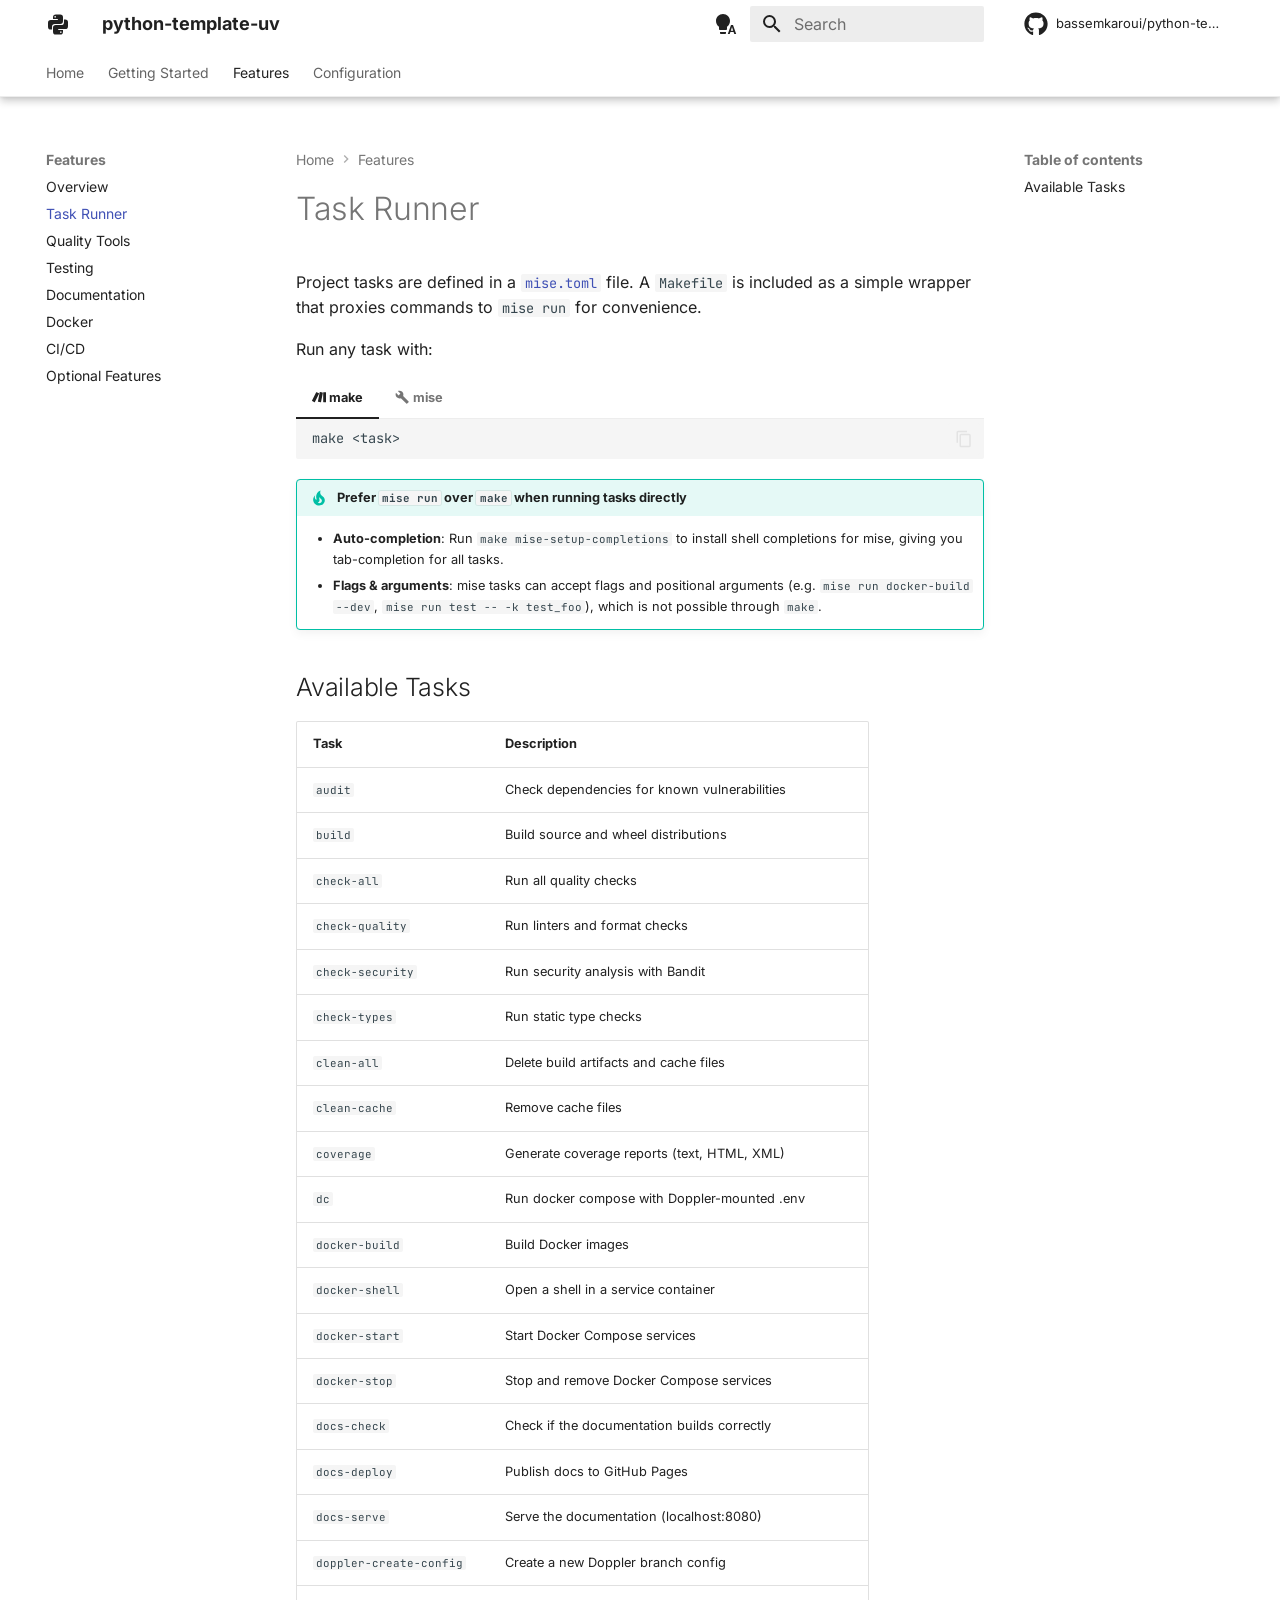
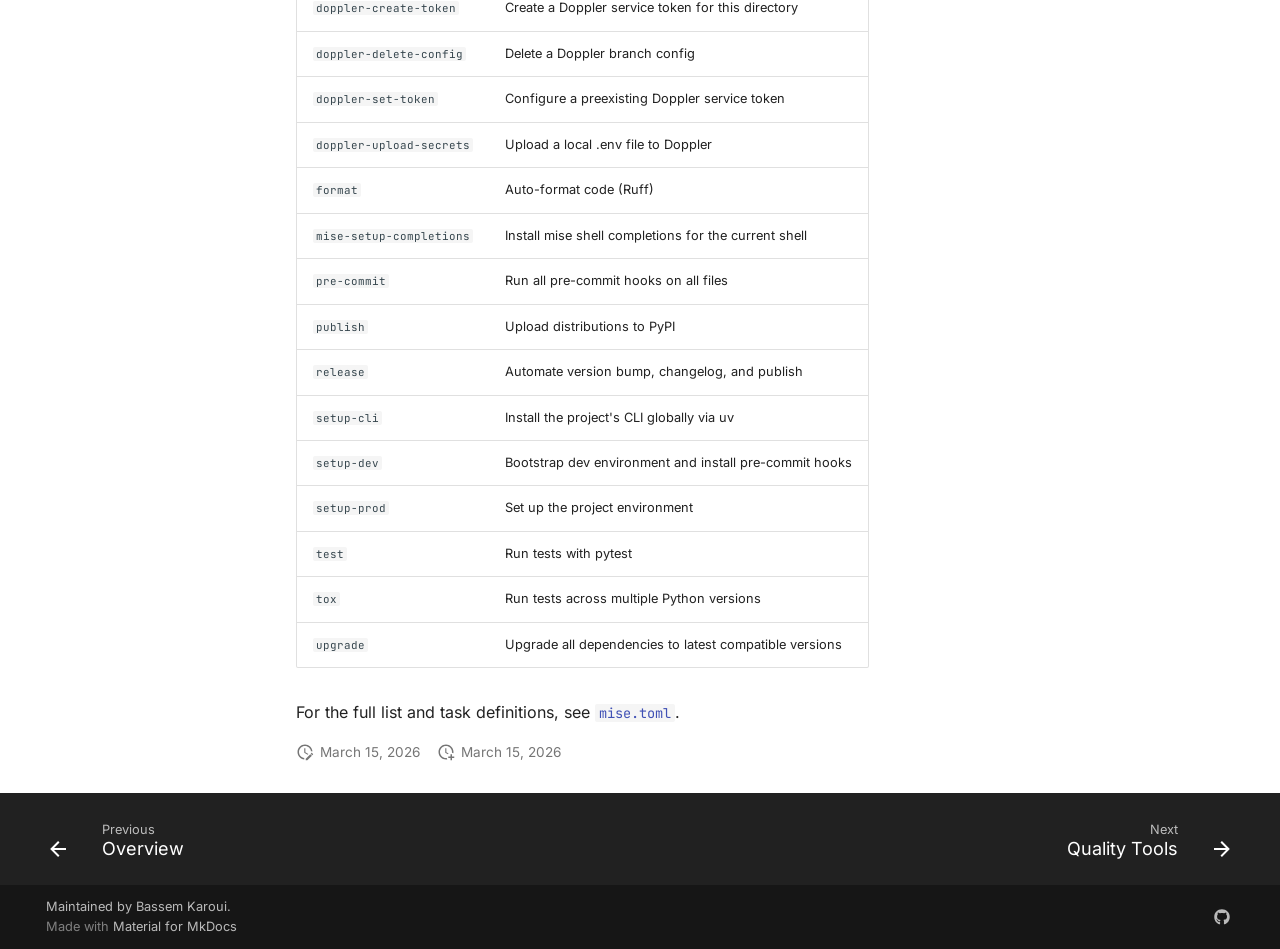
<file: features/task-runner/index.html>
<!doctype html><html lang=en class=no-js> <head><meta charset=utf-8><meta name=viewport content="width=device-width,initial-scale=1"><meta name=description content="A Copier-powered template for creating Python packages managed with uv."><meta name=author content="Bassem Karoui"><link href="https://bassemkaroui.github.io/python-template-uv/features/task-runner/" rel="canonical"><link href=../overview/ rel=prev><link href=../quality-tools/ rel=next><link rel=icon href=../../assets/images/favicon.png><meta name=generator content="mkdocs-1.6.1, mkdocs-material-9.7.5"><title>Task Runner - python-template-uv</title><link rel=stylesheet href=../../assets/stylesheets/main.484c7ddc.min.css><link rel=stylesheet href=../../assets/stylesheets/palette.ab4e12ef.min.css><link rel="stylesheet" href="../../assets/external/fonts.googleapis.com/css.56f7ac64.css"><style>:root{--md-text-font:"Inter";--md-code-font:"JetBrains Mono"}</style><link rel=stylesheet href=../../css/overrides.css><script>__md_scope=new URL("../..",location),__md_hash=e=>[...e].reduce(((e,_)=>(e<<5)-e+_.charCodeAt(0)),0),__md_get=(e,_=localStorage,t=__md_scope)=>JSON.parse(_.getItem(t.pathname+"."+e)),__md_set=(e,_,t=localStorage,a=__md_scope)=>{try{t.setItem(a.pathname+"."+e,JSON.stringify(_))}catch(e){}}</script><meta property=og:type content=website><meta property=og:title content="Task Runner - python-template-uv"><meta property=og:description content="A Copier-powered template for creating Python packages managed with uv."><meta property=og:image content=https://bassemkaroui.github.io/python-template-uv/assets/images/social/features/task-runner.png><meta property=og:image:type content=image/png><meta property=og:image:width content=1200><meta property=og:image:height content=630><meta content=https://bassemkaroui.github.io/python-template-uv/features/task-runner/ property=og:url><meta property=twitter:card content=summary_large_image><meta property=twitter:title content="Task Runner - python-template-uv"><meta property=twitter:description content="A Copier-powered template for creating Python packages managed with uv."><meta property=twitter:image content=https://bassemkaroui.github.io/python-template-uv/assets/images/social/features/task-runner.png></head> <body dir=ltr data-md-color-scheme=default data-md-color-primary=indigo data-md-color-accent=indigo> <input class=md-toggle data-md-toggle=drawer type=checkbox id=__drawer autocomplete=off> <input class=md-toggle data-md-toggle=search type=checkbox id=__search autocomplete=off> <label class=md-overlay for=__drawer></label> <div data-md-component=skip> <a href=#task-runner class=md-skip> Skip to content </a> </div> <div data-md-component=announce> </div> <header class="md-header md-header--shadow md-header--lifted" data-md-component=header> <nav class="md-header__inner md-grid" aria-label=Header> <a href=../.. title=python-template-uv class="md-header__button md-logo" aria-label=python-template-uv data-md-component=logo> <svg xmlns=http://www.w3.org/2000/svg viewbox="0 0 24 24"><path d="M19.14 7.5A2.86 2.86 0 0 1 22 10.36v3.78A2.86 2.86 0 0 1 19.14 17H12c0 .39.32.96.71.96H17v1.68a2.86 2.86 0 0 1-2.86 2.86H9.86A2.86 2.86 0 0 1 7 19.64v-3.75a2.85 2.85 0 0 1 2.86-2.85h5.25a2.85 2.85 0 0 0 2.85-2.86V7.5zm-4.28 11.79c-.4 0-.72.3-.72.89s.32.71.72.71a.71.71 0 0 0 .71-.71c0-.59-.32-.89-.71-.89m-10-1.79A2.86 2.86 0 0 1 2 14.64v-3.78A2.86 2.86 0 0 1 4.86 8H12c0-.39-.32-.96-.71-.96H7V5.36A2.86 2.86 0 0 1 9.86 2.5h4.28A2.86 2.86 0 0 1 17 5.36v3.75a2.85 2.85 0 0 1-2.86 2.85H8.89a2.85 2.85 0 0 0-2.85 2.86v2.68zM9.14 5.71c.4 0 .72-.3.72-.89s-.32-.71-.72-.71c-.39 0-.71.12-.71.71s.32.89.71.89"/></svg> </a> <label class="md-header__button md-icon" for=__drawer> <svg xmlns=http://www.w3.org/2000/svg viewbox="0 0 24 24"><path d="M3 6h18v2H3zm0 5h18v2H3zm0 5h18v2H3z"/></svg> </label> <div class=md-header__title data-md-component=header-title> <div class=md-header__ellipsis> <div class=md-header__topic> <span class=md-ellipsis> python-template-uv </span> </div> <div class=md-header__topic data-md-component=header-topic> <span class=md-ellipsis> Task Runner </span> </div> </div> </div> <form class=md-header__option data-md-component=palette> <input class=md-option data-md-color-media=(prefers-color-scheme) data-md-color-scheme=default data-md-color-primary=indigo data-md-color-accent=indigo aria-label="Switch to light mode" type=radio name=__palette id=__palette_0> <label class="md-header__button md-icon" title="Switch to light mode" for=__palette_1 hidden> <svg xmlns=http://www.w3.org/2000/svg viewbox="0 0 24 24"><path d="M9 2C5.13 2 2 5.13 2 9c0 2.38 1.19 4.47 3 5.74V17c0 .55.45 1 1 1h6c.55 0 1-.45 1-1v-2.26c1.81-1.27 3-3.36 3-5.74 0-3.87-3.13-7-7-7M6 21c0 .55.45 1 1 1h4c.55 0 1-.45 1-1v-1H6zm13-8h-2l-3.2 9h1.9l.7-2h3.2l.7 2h1.9zm-2.15 5.65L18 15l1.15 3.65z"/></svg> </label> <input class=md-option data-md-color-media="(prefers-color-scheme: light)" data-md-color-scheme=default data-md-color-primary=white data-md-color-accent=deep-orange aria-label="Switch to dark mode" type=radio name=__palette id=__palette_1> <label class="md-header__button md-icon" title="Switch to dark mode" for=__palette_2 hidden> <svg xmlns=http://www.w3.org/2000/svg viewbox="0 0 24 24"><path d="M12 8a4 4 0 0 0-4 4 4 4 0 0 0 4 4 4 4 0 0 0 4-4 4 4 0 0 0-4-4m0 10a6 6 0 0 1-6-6 6 6 0 0 1 6-6 6 6 0 0 1 6 6 6 6 0 0 1-6 6m8-9.31V4h-4.69L12 .69 8.69 4H4v4.69L.69 12 4 15.31V20h4.69L12 23.31 15.31 20H20v-4.69L23.31 12z"/></svg> </label> <input class=md-option data-md-color-media="(prefers-color-scheme: dark)" data-md-color-scheme=slate data-md-color-primary=black data-md-color-accent=deep-orange aria-label="Switch to system preference" type=radio name=__palette id=__palette_2> <label class="md-header__button md-icon" title="Switch to system preference" for=__palette_0 hidden> <svg xmlns=http://www.w3.org/2000/svg viewbox="0 0 24 24"><path d="M12 18c-.89 0-1.74-.2-2.5-.55C11.56 16.5 13 14.42 13 12s-1.44-4.5-3.5-5.45C10.26 6.2 11.11 6 12 6a6 6 0 0 1 6 6 6 6 0 0 1-6 6m8-9.31V4h-4.69L12 .69 8.69 4H4v4.69L.69 12 4 15.31V20h4.69L12 23.31 15.31 20H20v-4.69L23.31 12z"/></svg> </label> </form> <script>var palette=__md_get("__palette");if(palette&&palette.color){if("(prefers-color-scheme)"===palette.color.media){var media=matchMedia("(prefers-color-scheme: light)"),input=document.querySelector(media.matches?"[data-md-color-media='(prefers-color-scheme: light)']":"[data-md-color-media='(prefers-color-scheme: dark)']");palette.color.media=input.getAttribute("data-md-color-media"),palette.color.scheme=input.getAttribute("data-md-color-scheme"),palette.color.primary=input.getAttribute("data-md-color-primary"),palette.color.accent=input.getAttribute("data-md-color-accent")}for(var[key,value]of Object.entries(palette.color))document.body.setAttribute("data-md-color-"+key,value)}</script> <label class="md-header__button md-icon" for=__search> <svg xmlns=http://www.w3.org/2000/svg viewbox="0 0 24 24"><path d="M9.5 3A6.5 6.5 0 0 1 16 9.5c0 1.61-.59 3.09-1.56 4.23l.27.27h.79l5 5-1.5 1.5-5-5v-.79l-.27-.27A6.52 6.52 0 0 1 9.5 16 6.5 6.5 0 0 1 3 9.5 6.5 6.5 0 0 1 9.5 3m0 2C7 5 5 7 5 9.5S7 14 9.5 14 14 12 14 9.5 12 5 9.5 5"/></svg> </label> <div class=md-search data-md-component=search role=dialog> <label class=md-search__overlay for=__search></label> <div class=md-search__inner role=search> <form class=md-search__form name=search> <input type=text class=md-search__input name=query aria-label=Search placeholder=Search autocapitalize=off autocorrect=off autocomplete=off spellcheck=false data-md-component=search-query required> <label class="md-search__icon md-icon" for=__search> <svg xmlns=http://www.w3.org/2000/svg viewbox="0 0 24 24"><path d="M9.5 3A6.5 6.5 0 0 1 16 9.5c0 1.61-.59 3.09-1.56 4.23l.27.27h.79l5 5-1.5 1.5-5-5v-.79l-.27-.27A6.52 6.52 0 0 1 9.5 16 6.5 6.5 0 0 1 3 9.5 6.5 6.5 0 0 1 9.5 3m0 2C7 5 5 7 5 9.5S7 14 9.5 14 14 12 14 9.5 12 5 9.5 5"/></svg> <svg xmlns=http://www.w3.org/2000/svg viewbox="0 0 24 24"><path d="M20 11v2H8l5.5 5.5-1.42 1.42L4.16 12l7.92-7.92L13.5 5.5 8 11z"/></svg> </label> <nav class=md-search__options aria-label=Search> <a href=javascript:void(0) class="md-search__icon md-icon" title=Share aria-label=Share data-clipboard data-clipboard-text data-md-component=search-share tabindex=-1> <svg xmlns=http://www.w3.org/2000/svg viewbox="0 0 24 24"><path d="M18 16.08c-.76 0-1.44.3-1.96.77L8.91 12.7c.05-.23.09-.46.09-.7s-.04-.47-.09-.7l7.05-4.11c.54.5 1.25.81 2.04.81a3 3 0 0 0 3-3 3 3 0 0 0-3-3 3 3 0 0 0-3 3c0 .24.04.47.09.7L8.04 9.81C7.5 9.31 6.79 9 6 9a3 3 0 0 0-3 3 3 3 0 0 0 3 3c.79 0 1.5-.31 2.04-.81l7.12 4.15c-.05.21-.08.43-.08.66 0 1.61 1.31 2.91 2.92 2.91s2.92-1.3 2.92-2.91A2.92 2.92 0 0 0 18 16.08"/></svg> </a> <button type=reset class="md-search__icon md-icon" title=Clear aria-label=Clear tabindex=-1> <svg xmlns=http://www.w3.org/2000/svg viewbox="0 0 24 24"><path d="M19 6.41 17.59 5 12 10.59 6.41 5 5 6.41 10.59 12 5 17.59 6.41 19 12 13.41 17.59 19 19 17.59 13.41 12z"/></svg> </button> </nav> <div class=md-search__suggest data-md-component=search-suggest></div> </form> <div class=md-search__output> <div class=md-search__scrollwrap tabindex=0 data-md-scrollfix> <div class=md-search-result data-md-component=search-result> <div class=md-search-result__meta> Initializing search </div> <ol class=md-search-result__list role=presentation></ol> </div> </div> </div> </div> </div> <div class=md-header__source> <a href="https://github.com/bassemkaroui/python-template-uv" title="Go to repository" class="md-source" data-md-component="source"> <div class="md-source__icon md-icon"> <svg xmlns=http://www.w3.org/2000/svg viewbox="0 0 512 512"><!-- Font Awesome Free 7.1.0 by @fontawesome - https://fontawesome.com License - https://fontawesome.com/license/free (Icons: CC BY 4.0, Fonts: SIL OFL 1.1, Code: MIT License) Copyright 2025 Fonticons, Inc.--><path d="M173.9 397.4c0 2-2.3 3.6-5.2 3.6-3.3.3-5.6-1.3-5.6-3.6 0-2 2.3-3.6 5.2-3.6 3-.3 5.6 1.3 5.6 3.6m-31.1-4.5c-.7 2 1.3 4.3 4.3 4.9 2.6 1 5.6 0 6.2-2s-1.3-4.3-4.3-5.2c-2.6-.7-5.5.3-6.2 2.3m44.2-1.7c-2.9.7-4.9 2.6-4.6 4.9.3 2 2.9 3.3 5.9 2.6 2.9-.7 4.9-2.6 4.6-4.6-.3-1.9-3-3.2-5.9-2.9M252.8 8C114.1 8 8 113.3 8 252c0 110.9 69.8 205.8 169.5 239.2 12.8 2.3 17.3-5.6 17.3-12.1 0-6.2-.3-40.4-.3-61.4 0 0-70 15-84.7-29.8 0 0-11.4-29.1-27.8-36.6 0 0-22.9-15.7 1.6-15.4 0 0 24.9 2 38.6 25.8 21.9 38.6 58.6 27.5 72.9 20.9 2.3-16 8.8-27.1 16-33.7-55.9-6.2-112.3-14.3-112.3-110.5 0-27.5 7.6-41.3 23.6-58.9-2.6-6.5-11.1-33.3 2.6-67.9 20.9-6.5 69 27 69 27 20-5.6 41.5-8.5 62.8-8.5s42.8 2.9 62.8 8.5c0 0 48.1-33.6 69-27 13.7 34.7 5.2 61.4 2.6 67.9 16 17.7 25.8 31.5 25.8 58.9 0 96.5-58.9 104.2-114.8 110.5 9.2 7.9 17 22.9 17 46.4 0 33.7-.3 75.4-.3 83.6 0 6.5 4.6 14.4 17.3 12.1C436.2 457.8 504 362.9 504 252 504 113.3 391.5 8 252.8 8M105.2 352.9c-1.3 1-1 3.3.7 5.2 1.6 1.6 3.9 2.3 5.2 1 1.3-1 1-3.3-.7-5.2-1.6-1.6-3.9-2.3-5.2-1m-10.8-8.1c-.7 1.3.3 2.9 2.3 3.9 1.6 1 3.6.7 4.3-.7.7-1.3-.3-2.9-2.3-3.9-2-.6-3.6-.3-4.3.7m32.4 35.6c-1.6 1.3-1 4.3 1.3 6.2 2.3 2.3 5.2 2.6 6.5 1 1.3-1.3.7-4.3-1.3-6.2-2.2-2.3-5.2-2.6-6.5-1m-11.4-14.7c-1.6 1-1.6 3.6 0 5.9s4.3 3.3 5.6 2.3c1.6-1.3 1.6-3.9 0-6.2-1.4-2.3-4-3.3-5.6-2"/></svg> </div> <div class=md-source__repository> bassemkaroui/python-template-uv </div> </a> </div> </nav> <nav class=md-tabs aria-label=Tabs data-md-component=tabs> <div class=md-grid> <ul class=md-tabs__list> <li class=md-tabs__item> <a href=../.. class=md-tabs__link> Home </a> </li> <li class=md-tabs__item> <a href=../../getting-started/prerequisites/ class=md-tabs__link> Getting Started </a> </li> <li class="md-tabs__item md-tabs__item--active"> <a href=../overview/ class=md-tabs__link> Features </a> </li> <li class=md-tabs__item> <a href=../../configuration/variables/ class=md-tabs__link> Configuration </a> </li> </ul> </div> </nav> </header> <div class=md-container data-md-component=container> <main class=md-main data-md-component=main> <div class="md-main__inner md-grid"> <div class="md-sidebar md-sidebar--primary" data-md-component=sidebar data-md-type=navigation> <div class=md-sidebar__scrollwrap> <div class=md-sidebar__inner> <nav class="md-nav md-nav--primary md-nav--lifted" aria-label=Navigation data-md-level=0> <label class=md-nav__title for=__drawer> <a href=../.. title=python-template-uv class="md-nav__button md-logo" aria-label=python-template-uv data-md-component=logo> <svg xmlns=http://www.w3.org/2000/svg viewbox="0 0 24 24"><path d="M19.14 7.5A2.86 2.86 0 0 1 22 10.36v3.78A2.86 2.86 0 0 1 19.14 17H12c0 .39.32.96.71.96H17v1.68a2.86 2.86 0 0 1-2.86 2.86H9.86A2.86 2.86 0 0 1 7 19.64v-3.75a2.85 2.85 0 0 1 2.86-2.85h5.25a2.85 2.85 0 0 0 2.85-2.86V7.5zm-4.28 11.79c-.4 0-.72.3-.72.89s.32.71.72.71a.71.71 0 0 0 .71-.71c0-.59-.32-.89-.71-.89m-10-1.79A2.86 2.86 0 0 1 2 14.64v-3.78A2.86 2.86 0 0 1 4.86 8H12c0-.39-.32-.96-.71-.96H7V5.36A2.86 2.86 0 0 1 9.86 2.5h4.28A2.86 2.86 0 0 1 17 5.36v3.75a2.85 2.85 0 0 1-2.86 2.85H8.89a2.85 2.85 0 0 0-2.85 2.86v2.68zM9.14 5.71c.4 0 .72-.3.72-.89s-.32-.71-.72-.71c-.39 0-.71.12-.71.71s.32.89.71.89"/></svg> </a> python-template-uv </label> <div class=md-nav__source> <a href="https://github.com/bassemkaroui/python-template-uv" title="Go to repository" class="md-source" data-md-component="source"> <div class="md-source__icon md-icon"> <svg xmlns=http://www.w3.org/2000/svg viewbox="0 0 512 512"><!-- Font Awesome Free 7.1.0 by @fontawesome - https://fontawesome.com License - https://fontawesome.com/license/free (Icons: CC BY 4.0, Fonts: SIL OFL 1.1, Code: MIT License) Copyright 2025 Fonticons, Inc.--><path d="M173.9 397.4c0 2-2.3 3.6-5.2 3.6-3.3.3-5.6-1.3-5.6-3.6 0-2 2.3-3.6 5.2-3.6 3-.3 5.6 1.3 5.6 3.6m-31.1-4.5c-.7 2 1.3 4.3 4.3 4.9 2.6 1 5.6 0 6.2-2s-1.3-4.3-4.3-5.2c-2.6-.7-5.5.3-6.2 2.3m44.2-1.7c-2.9.7-4.9 2.6-4.6 4.9.3 2 2.9 3.3 5.9 2.6 2.9-.7 4.9-2.6 4.6-4.6-.3-1.9-3-3.2-5.9-2.9M252.8 8C114.1 8 8 113.3 8 252c0 110.9 69.8 205.8 169.5 239.2 12.8 2.3 17.3-5.6 17.3-12.1 0-6.2-.3-40.4-.3-61.4 0 0-70 15-84.7-29.8 0 0-11.4-29.1-27.8-36.6 0 0-22.9-15.7 1.6-15.4 0 0 24.9 2 38.6 25.8 21.9 38.6 58.6 27.5 72.9 20.9 2.3-16 8.8-27.1 16-33.7-55.9-6.2-112.3-14.3-112.3-110.5 0-27.5 7.6-41.3 23.6-58.9-2.6-6.5-11.1-33.3 2.6-67.9 20.9-6.5 69 27 69 27 20-5.6 41.5-8.5 62.8-8.5s42.8 2.9 62.8 8.5c0 0 48.1-33.6 69-27 13.7 34.7 5.2 61.4 2.6 67.9 16 17.7 25.8 31.5 25.8 58.9 0 96.5-58.9 104.2-114.8 110.5 9.2 7.9 17 22.9 17 46.4 0 33.7-.3 75.4-.3 83.6 0 6.5 4.6 14.4 17.3 12.1C436.2 457.8 504 362.9 504 252 504 113.3 391.5 8 252.8 8M105.2 352.9c-1.3 1-1 3.3.7 5.2 1.6 1.6 3.9 2.3 5.2 1 1.3-1 1-3.3-.7-5.2-1.6-1.6-3.9-2.3-5.2-1m-10.8-8.1c-.7 1.3.3 2.9 2.3 3.9 1.6 1 3.6.7 4.3-.7.7-1.3-.3-2.9-2.3-3.9-2-.6-3.6-.3-4.3.7m32.4 35.6c-1.6 1.3-1 4.3 1.3 6.2 2.3 2.3 5.2 2.6 6.5 1 1.3-1.3.7-4.3-1.3-6.2-2.2-2.3-5.2-2.6-6.5-1m-11.4-14.7c-1.6 1-1.6 3.6 0 5.9s4.3 3.3 5.6 2.3c1.6-1.3 1.6-3.9 0-6.2-1.4-2.3-4-3.3-5.6-2"/></svg> </div> <div class=md-source__repository> bassemkaroui/python-template-uv </div> </a> </div> <ul class=md-nav__list data-md-scrollfix> <li class=md-nav__item> <a href=../.. class=md-nav__link> <span class=md-ellipsis> Home </span> </a> </li> <li class="md-nav__item md-nav__item--nested"> <input class="md-nav__toggle md-toggle " type=checkbox id=__nav_2> <label class=md-nav__link for=__nav_2 id=__nav_2_label tabindex=0> <span class=md-ellipsis> Getting Started </span> <span class="md-nav__icon md-icon"></span> </label> <nav class=md-nav data-md-level=1 aria-labelledby=__nav_2_label aria-expanded=false> <label class=md-nav__title for=__nav_2> <span class="md-nav__icon md-icon"></span> Getting Started </label> <ul class=md-nav__list data-md-scrollfix> <li class=md-nav__item> <a href=../../getting-started/prerequisites/ class=md-nav__link> <span class=md-ellipsis> Prerequisites </span> </a> </li> <li class=md-nav__item> <a href=../../getting-started/quickstart/ class=md-nav__link> <span class=md-ellipsis> Quickstart </span> </a> </li> <li class=md-nav__item> <a href=../../getting-started/updating/ class=md-nav__link> <span class=md-ellipsis> Updating </span> </a> </li> </ul> </nav> </li> <li class="md-nav__item md-nav__item--active md-nav__item--section md-nav__item--nested"> <input class="md-nav__toggle md-toggle " type=checkbox id=__nav_3 checked> <label class=md-nav__link for=__nav_3 id=__nav_3_label tabindex> <span class=md-ellipsis> Features </span> <span class="md-nav__icon md-icon"></span> </label> <nav class=md-nav data-md-level=1 aria-labelledby=__nav_3_label aria-expanded=true> <label class=md-nav__title for=__nav_3> <span class="md-nav__icon md-icon"></span> Features </label> <ul class=md-nav__list data-md-scrollfix> <li class=md-nav__item> <a href=../overview/ class=md-nav__link> <span class=md-ellipsis> Overview </span> </a> </li> <li class="md-nav__item md-nav__item--active"> <input class="md-nav__toggle md-toggle" type=checkbox id=__toc> <label class="md-nav__link md-nav__link--active" for=__toc> <span class=md-ellipsis> Task Runner </span> <span class="md-nav__icon md-icon"></span> </label> <a href=./ class="md-nav__link md-nav__link--active"> <span class=md-ellipsis> Task Runner </span> </a> <nav class="md-nav md-nav--secondary" aria-label="Table of contents"> <label class=md-nav__title for=__toc> <span class="md-nav__icon md-icon"></span> Table of contents </label> <ul class=md-nav__list data-md-component=toc data-md-scrollfix> <li class=md-nav__item> <a href=#available-tasks class=md-nav__link> <span class=md-ellipsis> Available Tasks </span> </a> </li> </ul> </nav> </li> <li class=md-nav__item> <a href=../quality-tools/ class=md-nav__link> <span class=md-ellipsis> Quality Tools </span> </a> </li> <li class=md-nav__item> <a href=../testing/ class=md-nav__link> <span class=md-ellipsis> Testing </span> </a> </li> <li class=md-nav__item> <a href=../documentation/ class=md-nav__link> <span class=md-ellipsis> Documentation </span> </a> </li> <li class=md-nav__item> <a href=../docker/ class=md-nav__link> <span class=md-ellipsis> Docker </span> </a> </li> <li class=md-nav__item> <a href=../ci-cd/ class=md-nav__link> <span class=md-ellipsis> CI/CD </span> </a> </li> <li class=md-nav__item> <a href=../optional/ class=md-nav__link> <span class=md-ellipsis> Optional Features </span> </a> </li> </ul> </nav> </li> <li class="md-nav__item md-nav__item--nested"> <input class="md-nav__toggle md-toggle " type=checkbox id=__nav_4> <label class=md-nav__link for=__nav_4 id=__nav_4_label tabindex=0> <span class=md-ellipsis> Configuration </span> <span class="md-nav__icon md-icon"></span> </label> <nav class=md-nav data-md-level=1 aria-labelledby=__nav_4_label aria-expanded=false> <label class=md-nav__title for=__nav_4> <span class="md-nav__icon md-icon"></span> Configuration </label> <ul class=md-nav__list data-md-scrollfix> <li class=md-nav__item> <a href=../../configuration/variables/ class=md-nav__link> <span class=md-ellipsis> Template Variables </span> </a> </li> </ul> </nav> </li> </ul> </nav> </div> </div> </div> <div class="md-sidebar md-sidebar--secondary" data-md-component=sidebar data-md-type=toc> <div class=md-sidebar__scrollwrap> <div class=md-sidebar__inner> <nav class="md-nav md-nav--secondary" aria-label="Table of contents"> <label class=md-nav__title for=__toc> <span class="md-nav__icon md-icon"></span> Table of contents </label> <ul class=md-nav__list data-md-component=toc data-md-scrollfix> <li class=md-nav__item> <a href=#available-tasks class=md-nav__link> <span class=md-ellipsis> Available Tasks </span> </a> </li> </ul> </nav> </div> </div> </div> <div class=md-content data-md-component=content> <nav class=md-path aria-label=Navigation> <ol class=md-path__list> <li class=md-path__item> <a href=../.. class=md-path__link> <span class=md-ellipsis> Home </span> </a> </li> <li class=md-path__item> <a href=../overview/ class=md-path__link> <span class=md-ellipsis> Features </span> </a> </li> </ol> </nav> <article class="md-content__inner md-typeset"> <h1 id=task-runner>Task Runner<a class=headerlink href=#task-runner title="Permanent link">&para;</a></h1> <p>Project tasks are defined in a <a href="https://mise.jdx.dev/"><code>mise.toml</code></a> file. A <code>Makefile</code> is included as a simple wrapper that proxies commands to <code>mise run</code> for convenience.</p> <p>Run any task with:</p> <div class="tabbed-set tabbed-alternate" data-tabs=1:2><input checked=checked id=make name=__tabbed_1 type=radio><input id=mise name=__tabbed_1 type=radio><div class=tabbed-labels><label for=make><span class=twemoji><svg xmlns=http://www.w3.org/2000/svg viewbox="0 0 24 24"><path d="M13.38 3.498c-.27 0-.511.19-.566.465L9.85 18.986a.58.58 0 0 0 .453.678l4.095.826a.58.58 0 0 0 .682-.455l2.963-15.021a.58.58 0 0 0-.453-.678l-4.096-.826a.6.6 0 0 0-.113-.012zm-5.876.098a.58.58 0 0 0-.516.318L.062 17.697a.575.575 0 0 0 .256.774l3.733 1.877a.58.58 0 0 0 .775-.258l6.926-13.781a.577.577 0 0 0-.256-.776L7.762 3.658a.6.6 0 0 0-.258-.062m11.74.115a.576.576 0 0 0-.576.576v15.426c0 .318.258.578.576.578h4.178a.58.58 0 0 0 .578-.578V4.287a.58.58 0 0 0-.578-.576Z"/></svg></span> make</label><label for=mise><span class=twemoji><svg xmlns=http://www.w3.org/2000/svg viewbox="0 0 24 24"><path d="m22.7 19-9.1-9.1c.9-2.3.4-5-1.5-6.9-2-2-5-2.4-7.4-1.3L9 6 6 9 1.6 4.7C.4 7.1.9 10.1 2.9 12.1c1.9 1.9 4.6 2.4 6.9 1.5l9.1 9.1c.4.4 1 .4 1.4 0l2.3-2.3c.5-.4.5-1.1.1-1.4"/></svg></span> mise</label></div> <div class=tabbed-content> <div class=tabbed-block> <div class=highlight><pre><span></span><code><a id=__codelineno-0-1 name=__codelineno-0-1 href=#__codelineno-0-1></a>make<span class=w> </span>&lt;task&gt;
</code></pre></div> </div> <div class=tabbed-block> <div class=highlight><pre><span></span><code><a id=__codelineno-1-1 name=__codelineno-1-1 href=#__codelineno-1-1></a>mise<span class=w> </span>run<span class=w> </span>&lt;task&gt;
</code></pre></div> </div> </div> </div> <div class="admonition tip"> <p class=admonition-title>Prefer <code>mise run</code> over <code>make</code> when running tasks directly</p> <ul> <li><strong>Auto-completion</strong>: Run <code>make mise-setup-completions</code> to install shell completions for mise, giving you tab-completion for all tasks.</li> <li><strong>Flags &amp; arguments</strong>: mise tasks can accept flags and positional arguments (e.g. <code>mise run docker-build --dev</code>, <code>mise run test -- -k test_foo</code>), which is not possible through <code>make</code>.</li> </ul> </div> <h2 id=available-tasks>Available Tasks<a class=headerlink href=#available-tasks title="Permanent link">&para;</a></h2> <table> <thead> <tr> <th>Task</th> <th>Description</th> </tr> </thead> <tbody> <tr> <td><code>audit</code></td> <td>Check dependencies for known vulnerabilities</td> </tr> <tr> <td><code>build</code></td> <td>Build source and wheel distributions</td> </tr> <tr> <td><code>check-all</code></td> <td>Run all quality checks</td> </tr> <tr> <td><code>check-quality</code></td> <td>Run linters and format checks</td> </tr> <tr> <td><code>check-security</code></td> <td>Run security analysis with Bandit</td> </tr> <tr> <td><code>check-types</code></td> <td>Run static type checks</td> </tr> <tr> <td><code>clean-all</code></td> <td>Delete build artifacts and cache files</td> </tr> <tr> <td><code>clean-cache</code></td> <td>Remove cache files</td> </tr> <tr> <td><code>coverage</code></td> <td>Generate coverage reports (text, HTML, XML)</td> </tr> <tr> <td><code>dc</code></td> <td>Run docker compose with Doppler-mounted .env</td> </tr> <tr> <td><code>docker-build</code></td> <td>Build Docker images</td> </tr> <tr> <td><code>docker-shell</code></td> <td>Open a shell in a service container</td> </tr> <tr> <td><code>docker-start</code></td> <td>Start Docker Compose services</td> </tr> <tr> <td><code>docker-stop</code></td> <td>Stop and remove Docker Compose services</td> </tr> <tr> <td><code>docs-check</code></td> <td>Check if the documentation builds correctly</td> </tr> <tr> <td><code>docs-deploy</code></td> <td>Publish docs to GitHub Pages</td> </tr> <tr> <td><code>docs-serve</code></td> <td>Serve the documentation (localhost:8080)</td> </tr> <tr> <td><code>doppler-create-config</code></td> <td>Create a new Doppler branch config</td> </tr> <tr> <td><code>doppler-create-token</code></td> <td>Create a Doppler service token for this directory</td> </tr> <tr> <td><code>doppler-delete-config</code></td> <td>Delete a Doppler branch config</td> </tr> <tr> <td><code>doppler-set-token</code></td> <td>Configure a preexisting Doppler service token</td> </tr> <tr> <td><code>doppler-upload-secrets</code></td> <td>Upload a local .env file to Doppler</td> </tr> <tr> <td><code>format</code></td> <td>Auto-format code (Ruff)</td> </tr> <tr> <td><code>mise-setup-completions</code></td> <td>Install mise shell completions for the current shell</td> </tr> <tr> <td><code>pre-commit</code></td> <td>Run all pre-commit hooks on all files</td> </tr> <tr> <td><code>publish</code></td> <td>Upload distributions to PyPI</td> </tr> <tr> <td><code>release</code></td> <td>Automate version bump, changelog, and publish</td> </tr> <tr> <td><code>setup-cli</code></td> <td>Install the project's CLI globally via uv</td> </tr> <tr> <td><code>setup-dev</code></td> <td>Bootstrap dev environment and install pre-commit hooks</td> </tr> <tr> <td><code>setup-prod</code></td> <td>Set up the project environment</td> </tr> <tr> <td><code>test</code></td> <td>Run tests with pytest</td> </tr> <tr> <td><code>tox</code></td> <td>Run tests across multiple Python versions</td> </tr> <tr> <td><code>upgrade</code></td> <td>Upgrade all dependencies to latest compatible versions</td> </tr> </tbody> </table> <p>For the full list and task definitions, see <a href="https://github.com/bassemkaroui/python-template-uv/blob/main/template/mise.toml.jinja"><code>mise.toml</code></a>.</p> <aside class=md-source-file> <span class=md-source-file__fact> <span class=md-icon title="Last update"> <svg xmlns=http://www.w3.org/2000/svg viewbox="0 0 24 24"><path d="M21 13.1c-.1 0-.3.1-.4.2l-1 1 2.1 2.1 1-1c.2-.2.2-.6 0-.8l-1.3-1.3c-.1-.1-.2-.2-.4-.2m-1.9 1.8-6.1 6V23h2.1l6.1-6.1zM12.5 7v5.2l4 2.4-1 1L11 13V7zM11 21.9c-5.1-.5-9-4.8-9-9.9C2 6.5 6.5 2 12 2c5.3 0 9.6 4.1 10 9.3-.3-.1-.6-.2-1-.2s-.7.1-1 .2C19.6 7.2 16.2 4 12 4c-4.4 0-8 3.6-8 8 0 4.1 3.1 7.5 7.1 7.9l-.1.2z"/></svg> </span> <span class="git-revision-date-localized-plugin git-revision-date-localized-plugin-date" title="March 15, 2026 17:27:02 UTC">March 15, 2026</span> </span> <span class=md-source-file__fact> <span class=md-icon title=Created> <svg xmlns=http://www.w3.org/2000/svg viewbox="0 0 24 24"><path d="M14.47 15.08 11 13V7h1.5v5.25l3.08 1.83c-.41.28-.79.62-1.11 1m-1.39 4.84c-.36.05-.71.08-1.08.08-4.42 0-8-3.58-8-8s3.58-8 8-8 8 3.58 8 8c0 .37-.03.72-.08 1.08.69.1 1.33.32 1.92.64.1-.56.16-1.13.16-1.72 0-5.5-4.5-10-10-10S2 6.5 2 12s4.47 10 10 10c.59 0 1.16-.06 1.72-.16-.32-.59-.54-1.23-.64-1.92M18 15v3h-3v2h3v3h2v-3h3v-2h-3v-3z"/></svg> </span> <span class="git-revision-date-localized-plugin git-revision-date-localized-plugin-date" title="March 15, 2026 14:25:08 UTC">March 15, 2026</span> </span> </aside> </article> </div> <script>var tabs=__md_get("__tabs");if(Array.isArray(tabs))e:for(var set of document.querySelectorAll(".tabbed-set")){var labels=set.querySelector(".tabbed-labels");for(var tab of tabs)for(var label of labels.getElementsByTagName("label"))if(label.innerText.trim()===tab){var input=document.getElementById(label.htmlFor);input.checked=!0;continue e}}</script> <script>var target=document.getElementById(location.hash.slice(1));target&&target.name&&(target.checked=target.name.startsWith("__tabbed_"))</script> </div> <button type=button class="md-top md-icon" data-md-component=top hidden> <svg xmlns=http://www.w3.org/2000/svg viewbox="0 0 24 24"><path d="M13 20h-2V8l-5.5 5.5-1.42-1.42L12 4.16l7.92 7.92-1.42 1.42L13 8z"/></svg> Back to top </button> </main> <footer class=md-footer> <nav class="md-footer__inner md-grid" aria-label=Footer> <a href=../overview/ class="md-footer__link md-footer__link--prev" aria-label="Previous: Overview"> <div class="md-footer__button md-icon"> <svg xmlns=http://www.w3.org/2000/svg viewbox="0 0 24 24"><path d="M20 11v2H8l5.5 5.5-1.42 1.42L4.16 12l7.92-7.92L13.5 5.5 8 11z"/></svg> </div> <div class=md-footer__title> <span class=md-footer__direction> Previous </span> <div class=md-ellipsis> Overview </div> </div> </a> <a href=../quality-tools/ class="md-footer__link md-footer__link--next" aria-label="Next: Quality Tools"> <div class=md-footer__title> <span class=md-footer__direction> Next </span> <div class=md-ellipsis> Quality Tools </div> </div> <div class="md-footer__button md-icon"> <svg xmlns=http://www.w3.org/2000/svg viewbox="0 0 24 24"><path d="M4 11v2h12l-5.5 5.5 1.42 1.42L19.84 12l-7.92-7.92L10.5 5.5 16 11z"/></svg> </div> </a> </nav> <div class="md-footer-meta md-typeset"> <div class="md-footer-meta__inner md-grid"> <div class=md-copyright> <div class=md-copyright__highlight> Maintained by <a href="https://github.com/bassemkaroui">Bassem Karoui</a>. </div> Made with <a href="https://squidfunk.github.io/mkdocs-material/" target="_blank" rel="noopener"> Material for MkDocs </a> </div> <div class=md-social> <a href="https://github.com/bassemkaroui/python-template-uv" target="_blank" rel="noopener" title="github.com" class="md-social__link"> <svg xmlns=http://www.w3.org/2000/svg viewbox="0 0 512 512"><!-- Font Awesome Free 7.1.0 by @fontawesome - https://fontawesome.com License - https://fontawesome.com/license/free (Icons: CC BY 4.0, Fonts: SIL OFL 1.1, Code: MIT License) Copyright 2025 Fonticons, Inc.--><path d="M173.9 397.4c0 2-2.3 3.6-5.2 3.6-3.3.3-5.6-1.3-5.6-3.6 0-2 2.3-3.6 5.2-3.6 3-.3 5.6 1.3 5.6 3.6m-31.1-4.5c-.7 2 1.3 4.3 4.3 4.9 2.6 1 5.6 0 6.2-2s-1.3-4.3-4.3-5.2c-2.6-.7-5.5.3-6.2 2.3m44.2-1.7c-2.9.7-4.9 2.6-4.6 4.9.3 2 2.9 3.3 5.9 2.6 2.9-.7 4.9-2.6 4.6-4.6-.3-1.9-3-3.2-5.9-2.9M252.8 8C114.1 8 8 113.3 8 252c0 110.9 69.8 205.8 169.5 239.2 12.8 2.3 17.3-5.6 17.3-12.1 0-6.2-.3-40.4-.3-61.4 0 0-70 15-84.7-29.8 0 0-11.4-29.1-27.8-36.6 0 0-22.9-15.7 1.6-15.4 0 0 24.9 2 38.6 25.8 21.9 38.6 58.6 27.5 72.9 20.9 2.3-16 8.8-27.1 16-33.7-55.9-6.2-112.3-14.3-112.3-110.5 0-27.5 7.6-41.3 23.6-58.9-2.6-6.5-11.1-33.3 2.6-67.9 20.9-6.5 69 27 69 27 20-5.6 41.5-8.5 62.8-8.5s42.8 2.9 62.8 8.5c0 0 48.1-33.6 69-27 13.7 34.7 5.2 61.4 2.6 67.9 16 17.7 25.8 31.5 25.8 58.9 0 96.5-58.9 104.2-114.8 110.5 9.2 7.9 17 22.9 17 46.4 0 33.7-.3 75.4-.3 83.6 0 6.5 4.6 14.4 17.3 12.1C436.2 457.8 504 362.9 504 252 504 113.3 391.5 8 252.8 8M105.2 352.9c-1.3 1-1 3.3.7 5.2 1.6 1.6 3.9 2.3 5.2 1 1.3-1 1-3.3-.7-5.2-1.6-1.6-3.9-2.3-5.2-1m-10.8-8.1c-.7 1.3.3 2.9 2.3 3.9 1.6 1 3.6.7 4.3-.7.7-1.3-.3-2.9-2.3-3.9-2-.6-3.6-.3-4.3.7m32.4 35.6c-1.6 1.3-1 4.3 1.3 6.2 2.3 2.3 5.2 2.6 6.5 1 1.3-1.3.7-4.3-1.3-6.2-2.2-2.3-5.2-2.6-6.5-1m-11.4-14.7c-1.6 1-1.6 3.6 0 5.9s4.3 3.3 5.6 2.3c1.6-1.3 1.6-3.9 0-6.2-1.4-2.3-4-3.3-5.6-2"/></svg> </a> </div> </div> </div> </footer> </div> <div class=md-dialog data-md-component=dialog> <div class="md-dialog__inner md-typeset"></div> </div> <div class=md-progress data-md-component=progress role=progressbar></div> <script id=__config type=application/json>{"annotate": null, "base": "../..", "features": ["navigation.footer", "navigation.indexes", "navigation.instant", "navigation.instant.prefetch", "navigation.instant.progress", "navigation.path", "navigation.tabs", "navigation.tabs.sticky", "navigation.top", "navigation.tracking", "toc.follow", "search.suggest", "search.share", "search.highlight", "content.tabs.link", "content.code.annotate", "content.code.copy", "content.tooltips", "content.footnote.tooltips"], "search": "../../assets/javascripts/workers/search.2c215733.min.js", "tags": null, "translations": {"clipboard.copied": "Copied to clipboard", "clipboard.copy": "Copy to clipboard", "search.result.more.one": "1 more on this page", "search.result.more.other": "# more on this page", "search.result.none": "No matching documents", "search.result.one": "1 matching document", "search.result.other": "# matching documents", "search.result.placeholder": "Type to start searching", "search.result.term.missing": "Missing", "select.version": "Select version"}, "version": null}</script> <script src=../../assets/javascripts/bundle.79ae519e.min.js></script> </body> </html>
</file>
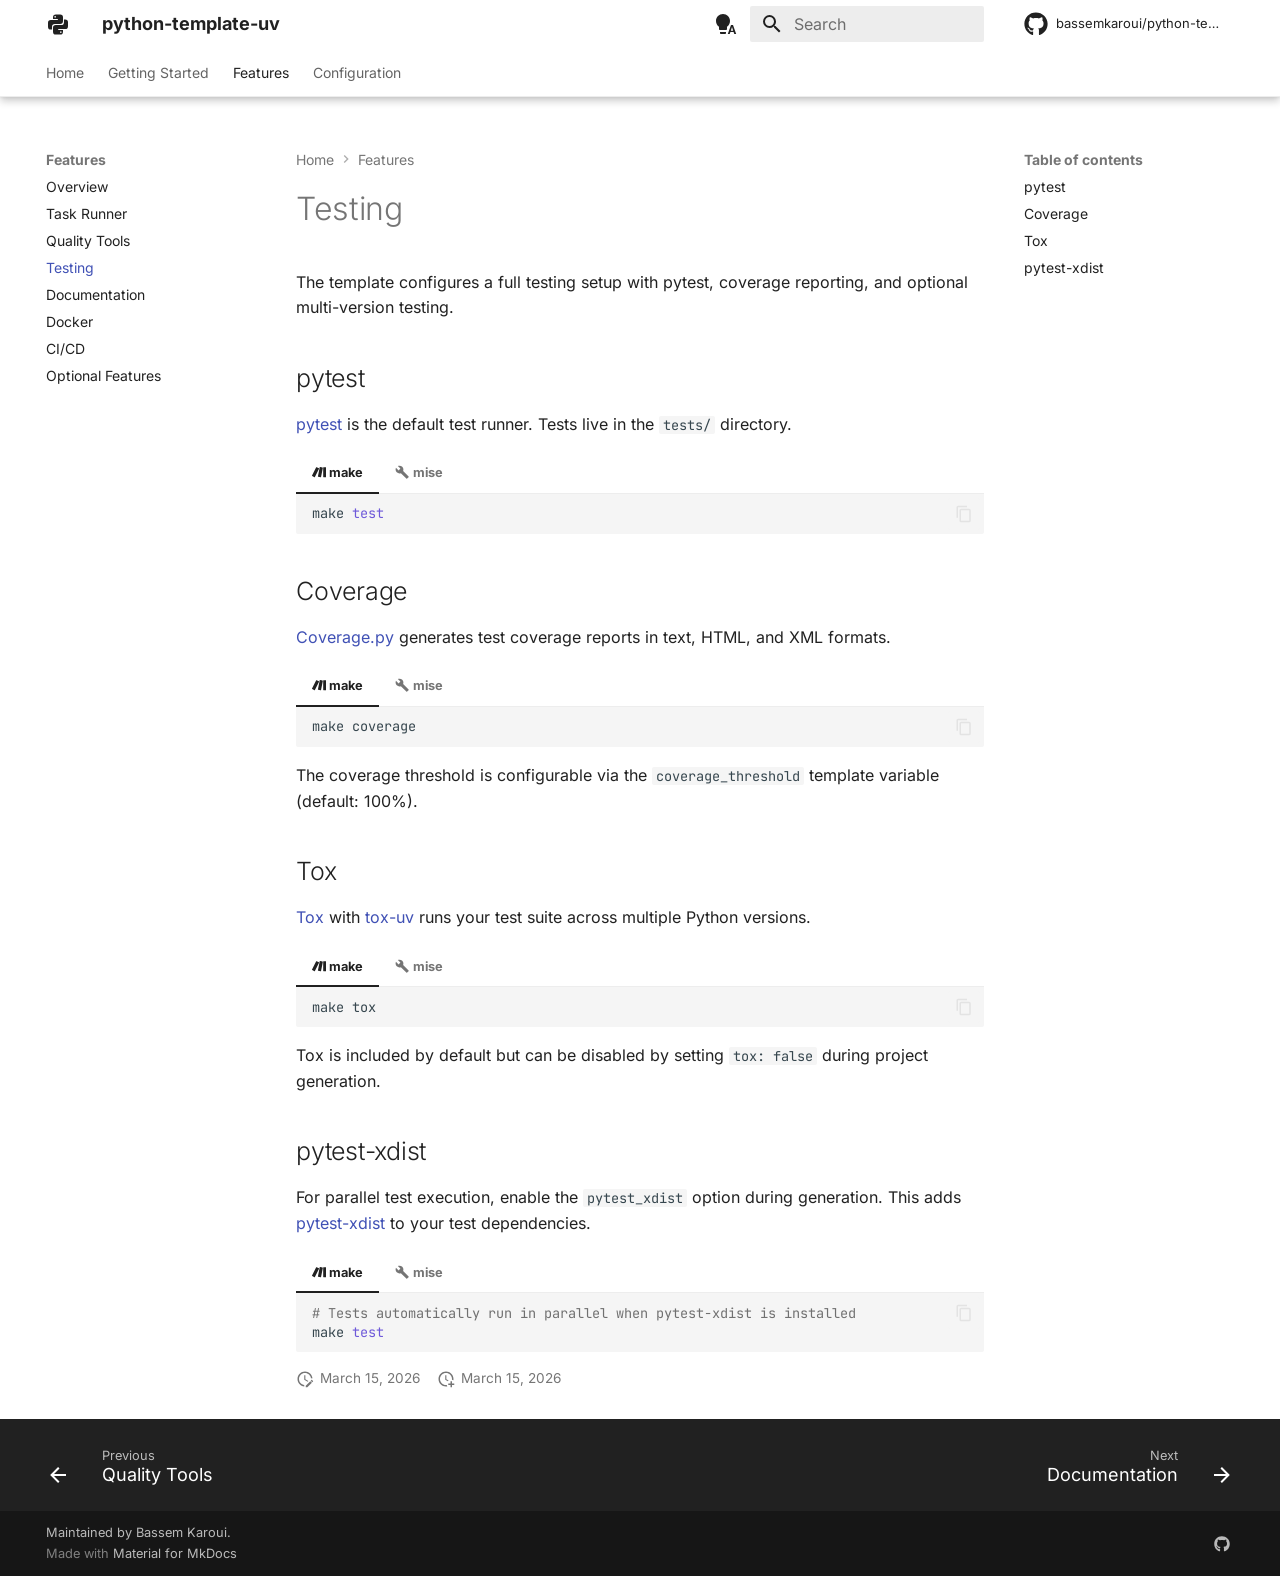
<file: features/testing/index.html>
<!doctype html><html lang=en class=no-js> <head><meta charset=utf-8><meta name=viewport content="width=device-width,initial-scale=1"><meta name=description content="A Copier-powered template for creating Python packages managed with uv."><meta name=author content="Bassem Karoui"><link href="https://bassemkaroui.github.io/python-template-uv/features/testing/" rel="canonical"><link href=../quality-tools/ rel=prev><link href=../documentation/ rel=next><link rel=icon href=../../assets/images/favicon.png><meta name=generator content="mkdocs-1.6.1, mkdocs-material-9.7.5"><title>Testing - python-template-uv</title><link rel=stylesheet href=../../assets/stylesheets/main.484c7ddc.min.css><link rel=stylesheet href=../../assets/stylesheets/palette.ab4e12ef.min.css><link rel="stylesheet" href="../../assets/external/fonts.googleapis.com/css.56f7ac64.css"><style>:root{--md-text-font:"Inter";--md-code-font:"JetBrains Mono"}</style><link rel=stylesheet href=../../css/overrides.css><script>__md_scope=new URL("../..",location),__md_hash=e=>[...e].reduce(((e,_)=>(e<<5)-e+_.charCodeAt(0)),0),__md_get=(e,_=localStorage,t=__md_scope)=>JSON.parse(_.getItem(t.pathname+"."+e)),__md_set=(e,_,t=localStorage,a=__md_scope)=>{try{t.setItem(a.pathname+"."+e,JSON.stringify(_))}catch(e){}}</script><meta property=og:type content=website><meta property=og:title content="Testing - python-template-uv"><meta property=og:description content="A Copier-powered template for creating Python packages managed with uv."><meta property=og:image content=https://bassemkaroui.github.io/python-template-uv/assets/images/social/features/testing.png><meta property=og:image:type content=image/png><meta property=og:image:width content=1200><meta property=og:image:height content=630><meta content=https://bassemkaroui.github.io/python-template-uv/features/testing/ property=og:url><meta property=twitter:card content=summary_large_image><meta property=twitter:title content="Testing - python-template-uv"><meta property=twitter:description content="A Copier-powered template for creating Python packages managed with uv."><meta property=twitter:image content=https://bassemkaroui.github.io/python-template-uv/assets/images/social/features/testing.png></head> <body dir=ltr data-md-color-scheme=default data-md-color-primary=indigo data-md-color-accent=indigo> <input class=md-toggle data-md-toggle=drawer type=checkbox id=__drawer autocomplete=off> <input class=md-toggle data-md-toggle=search type=checkbox id=__search autocomplete=off> <label class=md-overlay for=__drawer></label> <div data-md-component=skip> <a href=#testing class=md-skip> Skip to content </a> </div> <div data-md-component=announce> </div> <header class="md-header md-header--shadow md-header--lifted" data-md-component=header> <nav class="md-header__inner md-grid" aria-label=Header> <a href=../.. title=python-template-uv class="md-header__button md-logo" aria-label=python-template-uv data-md-component=logo> <svg xmlns=http://www.w3.org/2000/svg viewbox="0 0 24 24"><path d="M19.14 7.5A2.86 2.86 0 0 1 22 10.36v3.78A2.86 2.86 0 0 1 19.14 17H12c0 .39.32.96.71.96H17v1.68a2.86 2.86 0 0 1-2.86 2.86H9.86A2.86 2.86 0 0 1 7 19.64v-3.75a2.85 2.85 0 0 1 2.86-2.85h5.25a2.85 2.85 0 0 0 2.85-2.86V7.5zm-4.28 11.79c-.4 0-.72.3-.72.89s.32.71.72.71a.71.71 0 0 0 .71-.71c0-.59-.32-.89-.71-.89m-10-1.79A2.86 2.86 0 0 1 2 14.64v-3.78A2.86 2.86 0 0 1 4.86 8H12c0-.39-.32-.96-.71-.96H7V5.36A2.86 2.86 0 0 1 9.86 2.5h4.28A2.86 2.86 0 0 1 17 5.36v3.75a2.85 2.85 0 0 1-2.86 2.85H8.89a2.85 2.85 0 0 0-2.85 2.86v2.68zM9.14 5.71c.4 0 .72-.3.72-.89s-.32-.71-.72-.71c-.39 0-.71.12-.71.71s.32.89.71.89"/></svg> </a> <label class="md-header__button md-icon" for=__drawer> <svg xmlns=http://www.w3.org/2000/svg viewbox="0 0 24 24"><path d="M3 6h18v2H3zm0 5h18v2H3zm0 5h18v2H3z"/></svg> </label> <div class=md-header__title data-md-component=header-title> <div class=md-header__ellipsis> <div class=md-header__topic> <span class=md-ellipsis> python-template-uv </span> </div> <div class=md-header__topic data-md-component=header-topic> <span class=md-ellipsis> Testing </span> </div> </div> </div> <form class=md-header__option data-md-component=palette> <input class=md-option data-md-color-media=(prefers-color-scheme) data-md-color-scheme=default data-md-color-primary=indigo data-md-color-accent=indigo aria-label="Switch to light mode" type=radio name=__palette id=__palette_0> <label class="md-header__button md-icon" title="Switch to light mode" for=__palette_1 hidden> <svg xmlns=http://www.w3.org/2000/svg viewbox="0 0 24 24"><path d="M9 2C5.13 2 2 5.13 2 9c0 2.38 1.19 4.47 3 5.74V17c0 .55.45 1 1 1h6c.55 0 1-.45 1-1v-2.26c1.81-1.27 3-3.36 3-5.74 0-3.87-3.13-7-7-7M6 21c0 .55.45 1 1 1h4c.55 0 1-.45 1-1v-1H6zm13-8h-2l-3.2 9h1.9l.7-2h3.2l.7 2h1.9zm-2.15 5.65L18 15l1.15 3.65z"/></svg> </label> <input class=md-option data-md-color-media="(prefers-color-scheme: light)" data-md-color-scheme=default data-md-color-primary=white data-md-color-accent=deep-orange aria-label="Switch to dark mode" type=radio name=__palette id=__palette_1> <label class="md-header__button md-icon" title="Switch to dark mode" for=__palette_2 hidden> <svg xmlns=http://www.w3.org/2000/svg viewbox="0 0 24 24"><path d="M12 8a4 4 0 0 0-4 4 4 4 0 0 0 4 4 4 4 0 0 0 4-4 4 4 0 0 0-4-4m0 10a6 6 0 0 1-6-6 6 6 0 0 1 6-6 6 6 0 0 1 6 6 6 6 0 0 1-6 6m8-9.31V4h-4.69L12 .69 8.69 4H4v4.69L.69 12 4 15.31V20h4.69L12 23.31 15.31 20H20v-4.69L23.31 12z"/></svg> </label> <input class=md-option data-md-color-media="(prefers-color-scheme: dark)" data-md-color-scheme=slate data-md-color-primary=black data-md-color-accent=deep-orange aria-label="Switch to system preference" type=radio name=__palette id=__palette_2> <label class="md-header__button md-icon" title="Switch to system preference" for=__palette_0 hidden> <svg xmlns=http://www.w3.org/2000/svg viewbox="0 0 24 24"><path d="M12 18c-.89 0-1.74-.2-2.5-.55C11.56 16.5 13 14.42 13 12s-1.44-4.5-3.5-5.45C10.26 6.2 11.11 6 12 6a6 6 0 0 1 6 6 6 6 0 0 1-6 6m8-9.31V4h-4.69L12 .69 8.69 4H4v4.69L.69 12 4 15.31V20h4.69L12 23.31 15.31 20H20v-4.69L23.31 12z"/></svg> </label> </form> <script>var palette=__md_get("__palette");if(palette&&palette.color){if("(prefers-color-scheme)"===palette.color.media){var media=matchMedia("(prefers-color-scheme: light)"),input=document.querySelector(media.matches?"[data-md-color-media='(prefers-color-scheme: light)']":"[data-md-color-media='(prefers-color-scheme: dark)']");palette.color.media=input.getAttribute("data-md-color-media"),palette.color.scheme=input.getAttribute("data-md-color-scheme"),palette.color.primary=input.getAttribute("data-md-color-primary"),palette.color.accent=input.getAttribute("data-md-color-accent")}for(var[key,value]of Object.entries(palette.color))document.body.setAttribute("data-md-color-"+key,value)}</script> <label class="md-header__button md-icon" for=__search> <svg xmlns=http://www.w3.org/2000/svg viewbox="0 0 24 24"><path d="M9.5 3A6.5 6.5 0 0 1 16 9.5c0 1.61-.59 3.09-1.56 4.23l.27.27h.79l5 5-1.5 1.5-5-5v-.79l-.27-.27A6.52 6.52 0 0 1 9.5 16 6.5 6.5 0 0 1 3 9.5 6.5 6.5 0 0 1 9.5 3m0 2C7 5 5 7 5 9.5S7 14 9.5 14 14 12 14 9.5 12 5 9.5 5"/></svg> </label> <div class=md-search data-md-component=search role=dialog> <label class=md-search__overlay for=__search></label> <div class=md-search__inner role=search> <form class=md-search__form name=search> <input type=text class=md-search__input name=query aria-label=Search placeholder=Search autocapitalize=off autocorrect=off autocomplete=off spellcheck=false data-md-component=search-query required> <label class="md-search__icon md-icon" for=__search> <svg xmlns=http://www.w3.org/2000/svg viewbox="0 0 24 24"><path d="M9.5 3A6.5 6.5 0 0 1 16 9.5c0 1.61-.59 3.09-1.56 4.23l.27.27h.79l5 5-1.5 1.5-5-5v-.79l-.27-.27A6.52 6.52 0 0 1 9.5 16 6.5 6.5 0 0 1 3 9.5 6.5 6.5 0 0 1 9.5 3m0 2C7 5 5 7 5 9.5S7 14 9.5 14 14 12 14 9.5 12 5 9.5 5"/></svg> <svg xmlns=http://www.w3.org/2000/svg viewbox="0 0 24 24"><path d="M20 11v2H8l5.5 5.5-1.42 1.42L4.16 12l7.92-7.92L13.5 5.5 8 11z"/></svg> </label> <nav class=md-search__options aria-label=Search> <a href=javascript:void(0) class="md-search__icon md-icon" title=Share aria-label=Share data-clipboard data-clipboard-text data-md-component=search-share tabindex=-1> <svg xmlns=http://www.w3.org/2000/svg viewbox="0 0 24 24"><path d="M18 16.08c-.76 0-1.44.3-1.96.77L8.91 12.7c.05-.23.09-.46.09-.7s-.04-.47-.09-.7l7.05-4.11c.54.5 1.25.81 2.04.81a3 3 0 0 0 3-3 3 3 0 0 0-3-3 3 3 0 0 0-3 3c0 .24.04.47.09.7L8.04 9.81C7.5 9.31 6.79 9 6 9a3 3 0 0 0-3 3 3 3 0 0 0 3 3c.79 0 1.5-.31 2.04-.81l7.12 4.15c-.05.21-.08.43-.08.66 0 1.61 1.31 2.91 2.92 2.91s2.92-1.3 2.92-2.91A2.92 2.92 0 0 0 18 16.08"/></svg> </a> <button type=reset class="md-search__icon md-icon" title=Clear aria-label=Clear tabindex=-1> <svg xmlns=http://www.w3.org/2000/svg viewbox="0 0 24 24"><path d="M19 6.41 17.59 5 12 10.59 6.41 5 5 6.41 10.59 12 5 17.59 6.41 19 12 13.41 17.59 19 19 17.59 13.41 12z"/></svg> </button> </nav> <div class=md-search__suggest data-md-component=search-suggest></div> </form> <div class=md-search__output> <div class=md-search__scrollwrap tabindex=0 data-md-scrollfix> <div class=md-search-result data-md-component=search-result> <div class=md-search-result__meta> Initializing search </div> <ol class=md-search-result__list role=presentation></ol> </div> </div> </div> </div> </div> <div class=md-header__source> <a href="https://github.com/bassemkaroui/python-template-uv" title="Go to repository" class="md-source" data-md-component="source"> <div class="md-source__icon md-icon"> <svg xmlns=http://www.w3.org/2000/svg viewbox="0 0 512 512"><!-- Font Awesome Free 7.1.0 by @fontawesome - https://fontawesome.com License - https://fontawesome.com/license/free (Icons: CC BY 4.0, Fonts: SIL OFL 1.1, Code: MIT License) Copyright 2025 Fonticons, Inc.--><path d="M173.9 397.4c0 2-2.3 3.6-5.2 3.6-3.3.3-5.6-1.3-5.6-3.6 0-2 2.3-3.6 5.2-3.6 3-.3 5.6 1.3 5.6 3.6m-31.1-4.5c-.7 2 1.3 4.3 4.3 4.9 2.6 1 5.6 0 6.2-2s-1.3-4.3-4.3-5.2c-2.6-.7-5.5.3-6.2 2.3m44.2-1.7c-2.9.7-4.9 2.6-4.6 4.9.3 2 2.9 3.3 5.9 2.6 2.9-.7 4.9-2.6 4.6-4.6-.3-1.9-3-3.2-5.9-2.9M252.8 8C114.1 8 8 113.3 8 252c0 110.9 69.8 205.8 169.5 239.2 12.8 2.3 17.3-5.6 17.3-12.1 0-6.2-.3-40.4-.3-61.4 0 0-70 15-84.7-29.8 0 0-11.4-29.1-27.8-36.6 0 0-22.9-15.7 1.6-15.4 0 0 24.9 2 38.6 25.8 21.9 38.6 58.6 27.5 72.9 20.9 2.3-16 8.8-27.1 16-33.7-55.9-6.2-112.3-14.3-112.3-110.5 0-27.5 7.6-41.3 23.6-58.9-2.6-6.5-11.1-33.3 2.6-67.9 20.9-6.5 69 27 69 27 20-5.6 41.5-8.5 62.8-8.5s42.8 2.9 62.8 8.5c0 0 48.1-33.6 69-27 13.7 34.7 5.2 61.4 2.6 67.9 16 17.7 25.8 31.5 25.8 58.9 0 96.5-58.9 104.2-114.8 110.5 9.2 7.9 17 22.9 17 46.4 0 33.7-.3 75.4-.3 83.6 0 6.5 4.6 14.4 17.3 12.1C436.2 457.8 504 362.9 504 252 504 113.3 391.5 8 252.8 8M105.2 352.9c-1.3 1-1 3.3.7 5.2 1.6 1.6 3.9 2.3 5.2 1 1.3-1 1-3.3-.7-5.2-1.6-1.6-3.9-2.3-5.2-1m-10.8-8.1c-.7 1.3.3 2.9 2.3 3.9 1.6 1 3.6.7 4.3-.7.7-1.3-.3-2.9-2.3-3.9-2-.6-3.6-.3-4.3.7m32.4 35.6c-1.6 1.3-1 4.3 1.3 6.2 2.3 2.3 5.2 2.6 6.5 1 1.3-1.3.7-4.3-1.3-6.2-2.2-2.3-5.2-2.6-6.5-1m-11.4-14.7c-1.6 1-1.6 3.6 0 5.9s4.3 3.3 5.6 2.3c1.6-1.3 1.6-3.9 0-6.2-1.4-2.3-4-3.3-5.6-2"/></svg> </div> <div class=md-source__repository> bassemkaroui/python-template-uv </div> </a> </div> </nav> <nav class=md-tabs aria-label=Tabs data-md-component=tabs> <div class=md-grid> <ul class=md-tabs__list> <li class=md-tabs__item> <a href=../.. class=md-tabs__link> Home </a> </li> <li class=md-tabs__item> <a href=../../getting-started/prerequisites/ class=md-tabs__link> Getting Started </a> </li> <li class="md-tabs__item md-tabs__item--active"> <a href=../overview/ class=md-tabs__link> Features </a> </li> <li class=md-tabs__item> <a href=../../configuration/variables/ class=md-tabs__link> Configuration </a> </li> </ul> </div> </nav> </header> <div class=md-container data-md-component=container> <main class=md-main data-md-component=main> <div class="md-main__inner md-grid"> <div class="md-sidebar md-sidebar--primary" data-md-component=sidebar data-md-type=navigation> <div class=md-sidebar__scrollwrap> <div class=md-sidebar__inner> <nav class="md-nav md-nav--primary md-nav--lifted" aria-label=Navigation data-md-level=0> <label class=md-nav__title for=__drawer> <a href=../.. title=python-template-uv class="md-nav__button md-logo" aria-label=python-template-uv data-md-component=logo> <svg xmlns=http://www.w3.org/2000/svg viewbox="0 0 24 24"><path d="M19.14 7.5A2.86 2.86 0 0 1 22 10.36v3.78A2.86 2.86 0 0 1 19.14 17H12c0 .39.32.96.71.96H17v1.68a2.86 2.86 0 0 1-2.86 2.86H9.86A2.86 2.86 0 0 1 7 19.64v-3.75a2.85 2.85 0 0 1 2.86-2.85h5.25a2.85 2.85 0 0 0 2.85-2.86V7.5zm-4.28 11.79c-.4 0-.72.3-.72.89s.32.71.72.71a.71.71 0 0 0 .71-.71c0-.59-.32-.89-.71-.89m-10-1.79A2.86 2.86 0 0 1 2 14.64v-3.78A2.86 2.86 0 0 1 4.86 8H12c0-.39-.32-.96-.71-.96H7V5.36A2.86 2.86 0 0 1 9.86 2.5h4.28A2.86 2.86 0 0 1 17 5.36v3.75a2.85 2.85 0 0 1-2.86 2.85H8.89a2.85 2.85 0 0 0-2.85 2.86v2.68zM9.14 5.71c.4 0 .72-.3.72-.89s-.32-.71-.72-.71c-.39 0-.71.12-.71.71s.32.89.71.89"/></svg> </a> python-template-uv </label> <div class=md-nav__source> <a href="https://github.com/bassemkaroui/python-template-uv" title="Go to repository" class="md-source" data-md-component="source"> <div class="md-source__icon md-icon"> <svg xmlns=http://www.w3.org/2000/svg viewbox="0 0 512 512"><!-- Font Awesome Free 7.1.0 by @fontawesome - https://fontawesome.com License - https://fontawesome.com/license/free (Icons: CC BY 4.0, Fonts: SIL OFL 1.1, Code: MIT License) Copyright 2025 Fonticons, Inc.--><path d="M173.9 397.4c0 2-2.3 3.6-5.2 3.6-3.3.3-5.6-1.3-5.6-3.6 0-2 2.3-3.6 5.2-3.6 3-.3 5.6 1.3 5.6 3.6m-31.1-4.5c-.7 2 1.3 4.3 4.3 4.9 2.6 1 5.6 0 6.2-2s-1.3-4.3-4.3-5.2c-2.6-.7-5.5.3-6.2 2.3m44.2-1.7c-2.9.7-4.9 2.6-4.6 4.9.3 2 2.9 3.3 5.9 2.6 2.9-.7 4.9-2.6 4.6-4.6-.3-1.9-3-3.2-5.9-2.9M252.8 8C114.1 8 8 113.3 8 252c0 110.9 69.8 205.8 169.5 239.2 12.8 2.3 17.3-5.6 17.3-12.1 0-6.2-.3-40.4-.3-61.4 0 0-70 15-84.7-29.8 0 0-11.4-29.1-27.8-36.6 0 0-22.9-15.7 1.6-15.4 0 0 24.9 2 38.6 25.8 21.9 38.6 58.6 27.5 72.9 20.9 2.3-16 8.8-27.1 16-33.7-55.9-6.2-112.3-14.3-112.3-110.5 0-27.5 7.6-41.3 23.6-58.9-2.6-6.5-11.1-33.3 2.6-67.9 20.9-6.5 69 27 69 27 20-5.6 41.5-8.5 62.8-8.5s42.8 2.9 62.8 8.5c0 0 48.1-33.6 69-27 13.7 34.7 5.2 61.4 2.6 67.9 16 17.7 25.8 31.5 25.8 58.9 0 96.5-58.9 104.2-114.8 110.5 9.2 7.9 17 22.9 17 46.4 0 33.7-.3 75.4-.3 83.6 0 6.5 4.6 14.4 17.3 12.1C436.2 457.8 504 362.9 504 252 504 113.3 391.5 8 252.8 8M105.2 352.9c-1.3 1-1 3.3.7 5.2 1.6 1.6 3.9 2.3 5.2 1 1.3-1 1-3.3-.7-5.2-1.6-1.6-3.9-2.3-5.2-1m-10.8-8.1c-.7 1.3.3 2.9 2.3 3.9 1.6 1 3.6.7 4.3-.7.7-1.3-.3-2.9-2.3-3.9-2-.6-3.6-.3-4.3.7m32.4 35.6c-1.6 1.3-1 4.3 1.3 6.2 2.3 2.3 5.2 2.6 6.5 1 1.3-1.3.7-4.3-1.3-6.2-2.2-2.3-5.2-2.6-6.5-1m-11.4-14.7c-1.6 1-1.6 3.6 0 5.9s4.3 3.3 5.6 2.3c1.6-1.3 1.6-3.9 0-6.2-1.4-2.3-4-3.3-5.6-2"/></svg> </div> <div class=md-source__repository> bassemkaroui/python-template-uv </div> </a> </div> <ul class=md-nav__list data-md-scrollfix> <li class=md-nav__item> <a href=../.. class=md-nav__link> <span class=md-ellipsis> Home </span> </a> </li> <li class="md-nav__item md-nav__item--nested"> <input class="md-nav__toggle md-toggle " type=checkbox id=__nav_2> <label class=md-nav__link for=__nav_2 id=__nav_2_label tabindex=0> <span class=md-ellipsis> Getting Started </span> <span class="md-nav__icon md-icon"></span> </label> <nav class=md-nav data-md-level=1 aria-labelledby=__nav_2_label aria-expanded=false> <label class=md-nav__title for=__nav_2> <span class="md-nav__icon md-icon"></span> Getting Started </label> <ul class=md-nav__list data-md-scrollfix> <li class=md-nav__item> <a href=../../getting-started/prerequisites/ class=md-nav__link> <span class=md-ellipsis> Prerequisites </span> </a> </li> <li class=md-nav__item> <a href=../../getting-started/quickstart/ class=md-nav__link> <span class=md-ellipsis> Quickstart </span> </a> </li> <li class=md-nav__item> <a href=../../getting-started/updating/ class=md-nav__link> <span class=md-ellipsis> Updating </span> </a> </li> </ul> </nav> </li> <li class="md-nav__item md-nav__item--active md-nav__item--section md-nav__item--nested"> <input class="md-nav__toggle md-toggle " type=checkbox id=__nav_3 checked> <label class=md-nav__link for=__nav_3 id=__nav_3_label tabindex> <span class=md-ellipsis> Features </span> <span class="md-nav__icon md-icon"></span> </label> <nav class=md-nav data-md-level=1 aria-labelledby=__nav_3_label aria-expanded=true> <label class=md-nav__title for=__nav_3> <span class="md-nav__icon md-icon"></span> Features </label> <ul class=md-nav__list data-md-scrollfix> <li class=md-nav__item> <a href=../overview/ class=md-nav__link> <span class=md-ellipsis> Overview </span> </a> </li> <li class=md-nav__item> <a href=../task-runner/ class=md-nav__link> <span class=md-ellipsis> Task Runner </span> </a> </li> <li class=md-nav__item> <a href=../quality-tools/ class=md-nav__link> <span class=md-ellipsis> Quality Tools </span> </a> </li> <li class="md-nav__item md-nav__item--active"> <input class="md-nav__toggle md-toggle" type=checkbox id=__toc> <label class="md-nav__link md-nav__link--active" for=__toc> <span class=md-ellipsis> Testing </span> <span class="md-nav__icon md-icon"></span> </label> <a href=./ class="md-nav__link md-nav__link--active"> <span class=md-ellipsis> Testing </span> </a> <nav class="md-nav md-nav--secondary" aria-label="Table of contents"> <label class=md-nav__title for=__toc> <span class="md-nav__icon md-icon"></span> Table of contents </label> <ul class=md-nav__list data-md-component=toc data-md-scrollfix> <li class=md-nav__item> <a href=#pytest class=md-nav__link> <span class=md-ellipsis> pytest </span> </a> </li> <li class=md-nav__item> <a href=#coverage class=md-nav__link> <span class=md-ellipsis> Coverage </span> </a> </li> <li class=md-nav__item> <a href=#tox class=md-nav__link> <span class=md-ellipsis> Tox </span> </a> </li> <li class=md-nav__item> <a href=#pytest-xdist class=md-nav__link> <span class=md-ellipsis> pytest-xdist </span> </a> </li> </ul> </nav> </li> <li class=md-nav__item> <a href=../documentation/ class=md-nav__link> <span class=md-ellipsis> Documentation </span> </a> </li> <li class=md-nav__item> <a href=../docker/ class=md-nav__link> <span class=md-ellipsis> Docker </span> </a> </li> <li class=md-nav__item> <a href=../ci-cd/ class=md-nav__link> <span class=md-ellipsis> CI/CD </span> </a> </li> <li class=md-nav__item> <a href=../optional/ class=md-nav__link> <span class=md-ellipsis> Optional Features </span> </a> </li> </ul> </nav> </li> <li class="md-nav__item md-nav__item--nested"> <input class="md-nav__toggle md-toggle " type=checkbox id=__nav_4> <label class=md-nav__link for=__nav_4 id=__nav_4_label tabindex=0> <span class=md-ellipsis> Configuration </span> <span class="md-nav__icon md-icon"></span> </label> <nav class=md-nav data-md-level=1 aria-labelledby=__nav_4_label aria-expanded=false> <label class=md-nav__title for=__nav_4> <span class="md-nav__icon md-icon"></span> Configuration </label> <ul class=md-nav__list data-md-scrollfix> <li class=md-nav__item> <a href=../../configuration/variables/ class=md-nav__link> <span class=md-ellipsis> Template Variables </span> </a> </li> </ul> </nav> </li> </ul> </nav> </div> </div> </div> <div class="md-sidebar md-sidebar--secondary" data-md-component=sidebar data-md-type=toc> <div class=md-sidebar__scrollwrap> <div class=md-sidebar__inner> <nav class="md-nav md-nav--secondary" aria-label="Table of contents"> <label class=md-nav__title for=__toc> <span class="md-nav__icon md-icon"></span> Table of contents </label> <ul class=md-nav__list data-md-component=toc data-md-scrollfix> <li class=md-nav__item> <a href=#pytest class=md-nav__link> <span class=md-ellipsis> pytest </span> </a> </li> <li class=md-nav__item> <a href=#coverage class=md-nav__link> <span class=md-ellipsis> Coverage </span> </a> </li> <li class=md-nav__item> <a href=#tox class=md-nav__link> <span class=md-ellipsis> Tox </span> </a> </li> <li class=md-nav__item> <a href=#pytest-xdist class=md-nav__link> <span class=md-ellipsis> pytest-xdist </span> </a> </li> </ul> </nav> </div> </div> </div> <div class=md-content data-md-component=content> <nav class=md-path aria-label=Navigation> <ol class=md-path__list> <li class=md-path__item> <a href=../.. class=md-path__link> <span class=md-ellipsis> Home </span> </a> </li> <li class=md-path__item> <a href=../overview/ class=md-path__link> <span class=md-ellipsis> Features </span> </a> </li> </ol> </nav> <article class="md-content__inner md-typeset"> <h1 id=testing>Testing<a class=headerlink href=#testing title="Permanent link">&para;</a></h1> <p>The template configures a full testing setup with pytest, coverage reporting, and optional multi-version testing.</p> <h2 id=pytest>pytest<a class=headerlink href=#pytest title="Permanent link">&para;</a></h2> <p><a href="https://github.com/pytest-dev/pytest">pytest</a> is the default test runner. Tests live in the <code>tests/</code> directory.</p> <div class="tabbed-set tabbed-alternate" data-tabs=1:2><input checked=checked id=make name=__tabbed_1 type=radio><input id=mise name=__tabbed_1 type=radio><div class=tabbed-labels><label for=make><span class=twemoji><svg xmlns=http://www.w3.org/2000/svg viewbox="0 0 24 24"><path d="M13.38 3.498c-.27 0-.511.19-.566.465L9.85 18.986a.58.58 0 0 0 .453.678l4.095.826a.58.58 0 0 0 .682-.455l2.963-15.021a.58.58 0 0 0-.453-.678l-4.096-.826a.6.6 0 0 0-.113-.012zm-5.876.098a.58.58 0 0 0-.516.318L.062 17.697a.575.575 0 0 0 .256.774l3.733 1.877a.58.58 0 0 0 .775-.258l6.926-13.781a.577.577 0 0 0-.256-.776L7.762 3.658a.6.6 0 0 0-.258-.062m11.74.115a.576.576 0 0 0-.576.576v15.426c0 .318.258.578.576.578h4.178a.58.58 0 0 0 .578-.578V4.287a.58.58 0 0 0-.578-.576Z"/></svg></span> make</label><label for=mise><span class=twemoji><svg xmlns=http://www.w3.org/2000/svg viewbox="0 0 24 24"><path d="m22.7 19-9.1-9.1c.9-2.3.4-5-1.5-6.9-2-2-5-2.4-7.4-1.3L9 6 6 9 1.6 4.7C.4 7.1.9 10.1 2.9 12.1c1.9 1.9 4.6 2.4 6.9 1.5l9.1 9.1c.4.4 1 .4 1.4 0l2.3-2.3c.5-.4.5-1.1.1-1.4"/></svg></span> mise</label></div> <div class=tabbed-content> <div class=tabbed-block> <div class=highlight><pre><span></span><code><a id=__codelineno-0-1 name=__codelineno-0-1 href=#__codelineno-0-1></a>make<span class=w> </span><span class=nb>test</span>
</code></pre></div> </div> <div class=tabbed-block> <div class=highlight><pre><span></span><code><a id=__codelineno-1-1 name=__codelineno-1-1 href=#__codelineno-1-1></a>mise<span class=w> </span>run<span class=w> </span><span class=nb>test</span>
</code></pre></div> </div> </div> </div> <h2 id=coverage>Coverage<a class=headerlink href=#coverage title="Permanent link">&para;</a></h2> <p><a href="https://github.com/nedbat/coveragepy">Coverage.py</a> generates test coverage reports in text, HTML, and XML formats.</p> <div class="tabbed-set tabbed-alternate" data-tabs=2:2><input checked=checked id=make_1 name=__tabbed_2 type=radio><input id=mise_1 name=__tabbed_2 type=radio><div class=tabbed-labels><label for=make_1><span class=twemoji><svg xmlns=http://www.w3.org/2000/svg viewbox="0 0 24 24"><path d="M13.38 3.498c-.27 0-.511.19-.566.465L9.85 18.986a.58.58 0 0 0 .453.678l4.095.826a.58.58 0 0 0 .682-.455l2.963-15.021a.58.58 0 0 0-.453-.678l-4.096-.826a.6.6 0 0 0-.113-.012zm-5.876.098a.58.58 0 0 0-.516.318L.062 17.697a.575.575 0 0 0 .256.774l3.733 1.877a.58.58 0 0 0 .775-.258l6.926-13.781a.577.577 0 0 0-.256-.776L7.762 3.658a.6.6 0 0 0-.258-.062m11.74.115a.576.576 0 0 0-.576.576v15.426c0 .318.258.578.576.578h4.178a.58.58 0 0 0 .578-.578V4.287a.58.58 0 0 0-.578-.576Z"/></svg></span> make</label><label for=mise_1><span class=twemoji><svg xmlns=http://www.w3.org/2000/svg viewbox="0 0 24 24"><path d="m22.7 19-9.1-9.1c.9-2.3.4-5-1.5-6.9-2-2-5-2.4-7.4-1.3L9 6 6 9 1.6 4.7C.4 7.1.9 10.1 2.9 12.1c1.9 1.9 4.6 2.4 6.9 1.5l9.1 9.1c.4.4 1 .4 1.4 0l2.3-2.3c.5-.4.5-1.1.1-1.4"/></svg></span> mise</label></div> <div class=tabbed-content> <div class=tabbed-block> <div class=highlight><pre><span></span><code><a id=__codelineno-2-1 name=__codelineno-2-1 href=#__codelineno-2-1></a>make<span class=w> </span>coverage
</code></pre></div> </div> <div class=tabbed-block> <div class=highlight><pre><span></span><code><a id=__codelineno-3-1 name=__codelineno-3-1 href=#__codelineno-3-1></a>mise<span class=w> </span>run<span class=w> </span>coverage
</code></pre></div> </div> </div> </div> <p>The coverage threshold is configurable via the <code>coverage_threshold</code> template variable (default: 100%).</p> <h2 id=tox>Tox<a class=headerlink href=#tox title="Permanent link">&para;</a></h2> <p><a href="https://github.com/tox-dev/tox">Tox</a> with <a href="https://github.com/tox-dev/tox-uv">tox-uv</a> runs your test suite across multiple Python versions.</p> <div class="tabbed-set tabbed-alternate" data-tabs=3:2><input checked=checked id=make_2 name=__tabbed_3 type=radio><input id=mise_2 name=__tabbed_3 type=radio><div class=tabbed-labels><label for=make_2><span class=twemoji><svg xmlns=http://www.w3.org/2000/svg viewbox="0 0 24 24"><path d="M13.38 3.498c-.27 0-.511.19-.566.465L9.85 18.986a.58.58 0 0 0 .453.678l4.095.826a.58.58 0 0 0 .682-.455l2.963-15.021a.58.58 0 0 0-.453-.678l-4.096-.826a.6.6 0 0 0-.113-.012zm-5.876.098a.58.58 0 0 0-.516.318L.062 17.697a.575.575 0 0 0 .256.774l3.733 1.877a.58.58 0 0 0 .775-.258l6.926-13.781a.577.577 0 0 0-.256-.776L7.762 3.658a.6.6 0 0 0-.258-.062m11.74.115a.576.576 0 0 0-.576.576v15.426c0 .318.258.578.576.578h4.178a.58.58 0 0 0 .578-.578V4.287a.58.58 0 0 0-.578-.576Z"/></svg></span> make</label><label for=mise_2><span class=twemoji><svg xmlns=http://www.w3.org/2000/svg viewbox="0 0 24 24"><path d="m22.7 19-9.1-9.1c.9-2.3.4-5-1.5-6.9-2-2-5-2.4-7.4-1.3L9 6 6 9 1.6 4.7C.4 7.1.9 10.1 2.9 12.1c1.9 1.9 4.6 2.4 6.9 1.5l9.1 9.1c.4.4 1 .4 1.4 0l2.3-2.3c.5-.4.5-1.1.1-1.4"/></svg></span> mise</label></div> <div class=tabbed-content> <div class=tabbed-block> <div class=highlight><pre><span></span><code><a id=__codelineno-4-1 name=__codelineno-4-1 href=#__codelineno-4-1></a>make<span class=w> </span>tox
</code></pre></div> </div> <div class=tabbed-block> <div class=highlight><pre><span></span><code><a id=__codelineno-5-1 name=__codelineno-5-1 href=#__codelineno-5-1></a>mise<span class=w> </span>run<span class=w> </span>tox
</code></pre></div> </div> </div> </div> <p>Tox is included by default but can be disabled by setting <code>tox: false</code> during project generation.</p> <h2 id=pytest-xdist>pytest-xdist<a class=headerlink href=#pytest-xdist title="Permanent link">&para;</a></h2> <p>For parallel test execution, enable the <code>pytest_xdist</code> option during generation. This adds <a href="https://github.com/pytest-dev/pytest-xdist">pytest-xdist</a> to your test dependencies.</p> <div class="tabbed-set tabbed-alternate" data-tabs=4:2><input checked=checked id=make_3 name=__tabbed_4 type=radio><input id=mise_3 name=__tabbed_4 type=radio><div class=tabbed-labels><label for=make_3><span class=twemoji><svg xmlns=http://www.w3.org/2000/svg viewbox="0 0 24 24"><path d="M13.38 3.498c-.27 0-.511.19-.566.465L9.85 18.986a.58.58 0 0 0 .453.678l4.095.826a.58.58 0 0 0 .682-.455l2.963-15.021a.58.58 0 0 0-.453-.678l-4.096-.826a.6.6 0 0 0-.113-.012zm-5.876.098a.58.58 0 0 0-.516.318L.062 17.697a.575.575 0 0 0 .256.774l3.733 1.877a.58.58 0 0 0 .775-.258l6.926-13.781a.577.577 0 0 0-.256-.776L7.762 3.658a.6.6 0 0 0-.258-.062m11.74.115a.576.576 0 0 0-.576.576v15.426c0 .318.258.578.576.578h4.178a.58.58 0 0 0 .578-.578V4.287a.58.58 0 0 0-.578-.576Z"/></svg></span> make</label><label for=mise_3><span class=twemoji><svg xmlns=http://www.w3.org/2000/svg viewbox="0 0 24 24"><path d="m22.7 19-9.1-9.1c.9-2.3.4-5-1.5-6.9-2-2-5-2.4-7.4-1.3L9 6 6 9 1.6 4.7C.4 7.1.9 10.1 2.9 12.1c1.9 1.9 4.6 2.4 6.9 1.5l9.1 9.1c.4.4 1 .4 1.4 0l2.3-2.3c.5-.4.5-1.1.1-1.4"/></svg></span> mise</label></div> <div class=tabbed-content> <div class=tabbed-block> <div class=highlight><pre><span></span><code><a id=__codelineno-6-1 name=__codelineno-6-1 href=#__codelineno-6-1></a><span class=c1># Tests automatically run in parallel when pytest-xdist is installed</span>
<a id=__codelineno-6-2 name=__codelineno-6-2 href=#__codelineno-6-2></a>make<span class=w> </span><span class=nb>test</span>
</code></pre></div> </div> <div class=tabbed-block> <div class=highlight><pre><span></span><code><a id=__codelineno-7-1 name=__codelineno-7-1 href=#__codelineno-7-1></a><span class=c1># Tests automatically run in parallel when pytest-xdist is installed</span>
<a id=__codelineno-7-2 name=__codelineno-7-2 href=#__codelineno-7-2></a>mise<span class=w> </span>run<span class=w> </span><span class=nb>test</span>
</code></pre></div> </div> </div> </div> <aside class=md-source-file> <span class=md-source-file__fact> <span class=md-icon title="Last update"> <svg xmlns=http://www.w3.org/2000/svg viewbox="0 0 24 24"><path d="M21 13.1c-.1 0-.3.1-.4.2l-1 1 2.1 2.1 1-1c.2-.2.2-.6 0-.8l-1.3-1.3c-.1-.1-.2-.2-.4-.2m-1.9 1.8-6.1 6V23h2.1l6.1-6.1zM12.5 7v5.2l4 2.4-1 1L11 13V7zM11 21.9c-5.1-.5-9-4.8-9-9.9C2 6.5 6.5 2 12 2c5.3 0 9.6 4.1 10 9.3-.3-.1-.6-.2-1-.2s-.7.1-1 .2C19.6 7.2 16.2 4 12 4c-4.4 0-8 3.6-8 8 0 4.1 3.1 7.5 7.1 7.9l-.1.2z"/></svg> </span> <span class="git-revision-date-localized-plugin git-revision-date-localized-plugin-date" title="March 15, 2026 17:27:02 UTC">March 15, 2026</span> </span> <span class=md-source-file__fact> <span class=md-icon title=Created> <svg xmlns=http://www.w3.org/2000/svg viewbox="0 0 24 24"><path d="M14.47 15.08 11 13V7h1.5v5.25l3.08 1.83c-.41.28-.79.62-1.11 1m-1.39 4.84c-.36.05-.71.08-1.08.08-4.42 0-8-3.58-8-8s3.58-8 8-8 8 3.58 8 8c0 .37-.03.72-.08 1.08.69.1 1.33.32 1.92.64.1-.56.16-1.13.16-1.72 0-5.5-4.5-10-10-10S2 6.5 2 12s4.47 10 10 10c.59 0 1.16-.06 1.72-.16-.32-.59-.54-1.23-.64-1.92M18 15v3h-3v2h3v3h2v-3h3v-2h-3v-3z"/></svg> </span> <span class="git-revision-date-localized-plugin git-revision-date-localized-plugin-date" title="March 15, 2026 14:25:08 UTC">March 15, 2026</span> </span> </aside> </article> </div> <script>var tabs=__md_get("__tabs");if(Array.isArray(tabs))e:for(var set of document.querySelectorAll(".tabbed-set")){var labels=set.querySelector(".tabbed-labels");for(var tab of tabs)for(var label of labels.getElementsByTagName("label"))if(label.innerText.trim()===tab){var input=document.getElementById(label.htmlFor);input.checked=!0;continue e}}</script> <script>var target=document.getElementById(location.hash.slice(1));target&&target.name&&(target.checked=target.name.startsWith("__tabbed_"))</script> </div> <button type=button class="md-top md-icon" data-md-component=top hidden> <svg xmlns=http://www.w3.org/2000/svg viewbox="0 0 24 24"><path d="M13 20h-2V8l-5.5 5.5-1.42-1.42L12 4.16l7.92 7.92-1.42 1.42L13 8z"/></svg> Back to top </button> </main> <footer class=md-footer> <nav class="md-footer__inner md-grid" aria-label=Footer> <a href=../quality-tools/ class="md-footer__link md-footer__link--prev" aria-label="Previous: Quality Tools"> <div class="md-footer__button md-icon"> <svg xmlns=http://www.w3.org/2000/svg viewbox="0 0 24 24"><path d="M20 11v2H8l5.5 5.5-1.42 1.42L4.16 12l7.92-7.92L13.5 5.5 8 11z"/></svg> </div> <div class=md-footer__title> <span class=md-footer__direction> Previous </span> <div class=md-ellipsis> Quality Tools </div> </div> </a> <a href=../documentation/ class="md-footer__link md-footer__link--next" aria-label="Next: Documentation"> <div class=md-footer__title> <span class=md-footer__direction> Next </span> <div class=md-ellipsis> Documentation </div> </div> <div class="md-footer__button md-icon"> <svg xmlns=http://www.w3.org/2000/svg viewbox="0 0 24 24"><path d="M4 11v2h12l-5.5 5.5 1.42 1.42L19.84 12l-7.92-7.92L10.5 5.5 16 11z"/></svg> </div> </a> </nav> <div class="md-footer-meta md-typeset"> <div class="md-footer-meta__inner md-grid"> <div class=md-copyright> <div class=md-copyright__highlight> Maintained by <a href="https://github.com/bassemkaroui">Bassem Karoui</a>. </div> Made with <a href="https://squidfunk.github.io/mkdocs-material/" target="_blank" rel="noopener"> Material for MkDocs </a> </div> <div class=md-social> <a href="https://github.com/bassemkaroui/python-template-uv" target="_blank" rel="noopener" title="github.com" class="md-social__link"> <svg xmlns=http://www.w3.org/2000/svg viewbox="0 0 512 512"><!-- Font Awesome Free 7.1.0 by @fontawesome - https://fontawesome.com License - https://fontawesome.com/license/free (Icons: CC BY 4.0, Fonts: SIL OFL 1.1, Code: MIT License) Copyright 2025 Fonticons, Inc.--><path d="M173.9 397.4c0 2-2.3 3.6-5.2 3.6-3.3.3-5.6-1.3-5.6-3.6 0-2 2.3-3.6 5.2-3.6 3-.3 5.6 1.3 5.6 3.6m-31.1-4.5c-.7 2 1.3 4.3 4.3 4.9 2.6 1 5.6 0 6.2-2s-1.3-4.3-4.3-5.2c-2.6-.7-5.5.3-6.2 2.3m44.2-1.7c-2.9.7-4.9 2.6-4.6 4.9.3 2 2.9 3.3 5.9 2.6 2.9-.7 4.9-2.6 4.6-4.6-.3-1.9-3-3.2-5.9-2.9M252.8 8C114.1 8 8 113.3 8 252c0 110.9 69.8 205.8 169.5 239.2 12.8 2.3 17.3-5.6 17.3-12.1 0-6.2-.3-40.4-.3-61.4 0 0-70 15-84.7-29.8 0 0-11.4-29.1-27.8-36.6 0 0-22.9-15.7 1.6-15.4 0 0 24.9 2 38.6 25.8 21.9 38.6 58.6 27.5 72.9 20.9 2.3-16 8.8-27.1 16-33.7-55.9-6.2-112.3-14.3-112.3-110.5 0-27.5 7.6-41.3 23.6-58.9-2.6-6.5-11.1-33.3 2.6-67.9 20.9-6.5 69 27 69 27 20-5.6 41.5-8.5 62.8-8.5s42.8 2.9 62.8 8.5c0 0 48.1-33.6 69-27 13.7 34.7 5.2 61.4 2.6 67.9 16 17.7 25.8 31.5 25.8 58.9 0 96.5-58.9 104.2-114.8 110.5 9.2 7.9 17 22.9 17 46.4 0 33.7-.3 75.4-.3 83.6 0 6.5 4.6 14.4 17.3 12.1C436.2 457.8 504 362.9 504 252 504 113.3 391.5 8 252.8 8M105.2 352.9c-1.3 1-1 3.3.7 5.2 1.6 1.6 3.9 2.3 5.2 1 1.3-1 1-3.3-.7-5.2-1.6-1.6-3.9-2.3-5.2-1m-10.8-8.1c-.7 1.3.3 2.9 2.3 3.9 1.6 1 3.6.7 4.3-.7.7-1.3-.3-2.9-2.3-3.9-2-.6-3.6-.3-4.3.7m32.4 35.6c-1.6 1.3-1 4.3 1.3 6.2 2.3 2.3 5.2 2.6 6.5 1 1.3-1.3.7-4.3-1.3-6.2-2.2-2.3-5.2-2.6-6.5-1m-11.4-14.7c-1.6 1-1.6 3.6 0 5.9s4.3 3.3 5.6 2.3c1.6-1.3 1.6-3.9 0-6.2-1.4-2.3-4-3.3-5.6-2"/></svg> </a> </div> </div> </div> </footer> </div> <div class=md-dialog data-md-component=dialog> <div class="md-dialog__inner md-typeset"></div> </div> <div class=md-progress data-md-component=progress role=progressbar></div> <script id=__config type=application/json>{"annotate": null, "base": "../..", "features": ["navigation.footer", "navigation.indexes", "navigation.instant", "navigation.instant.prefetch", "navigation.instant.progress", "navigation.path", "navigation.tabs", "navigation.tabs.sticky", "navigation.top", "navigation.tracking", "toc.follow", "search.suggest", "search.share", "search.highlight", "content.tabs.link", "content.code.annotate", "content.code.copy", "content.tooltips", "content.footnote.tooltips"], "search": "../../assets/javascripts/workers/search.2c215733.min.js", "tags": null, "translations": {"clipboard.copied": "Copied to clipboard", "clipboard.copy": "Copy to clipboard", "search.result.more.one": "1 more on this page", "search.result.more.other": "# more on this page", "search.result.none": "No matching documents", "search.result.one": "1 matching document", "search.result.other": "# matching documents", "search.result.placeholder": "Type to start searching", "search.result.term.missing": "Missing", "select.version": "Select version"}, "version": null}</script> <script src=../../assets/javascripts/bundle.79ae519e.min.js></script> </body> </html>
</file>
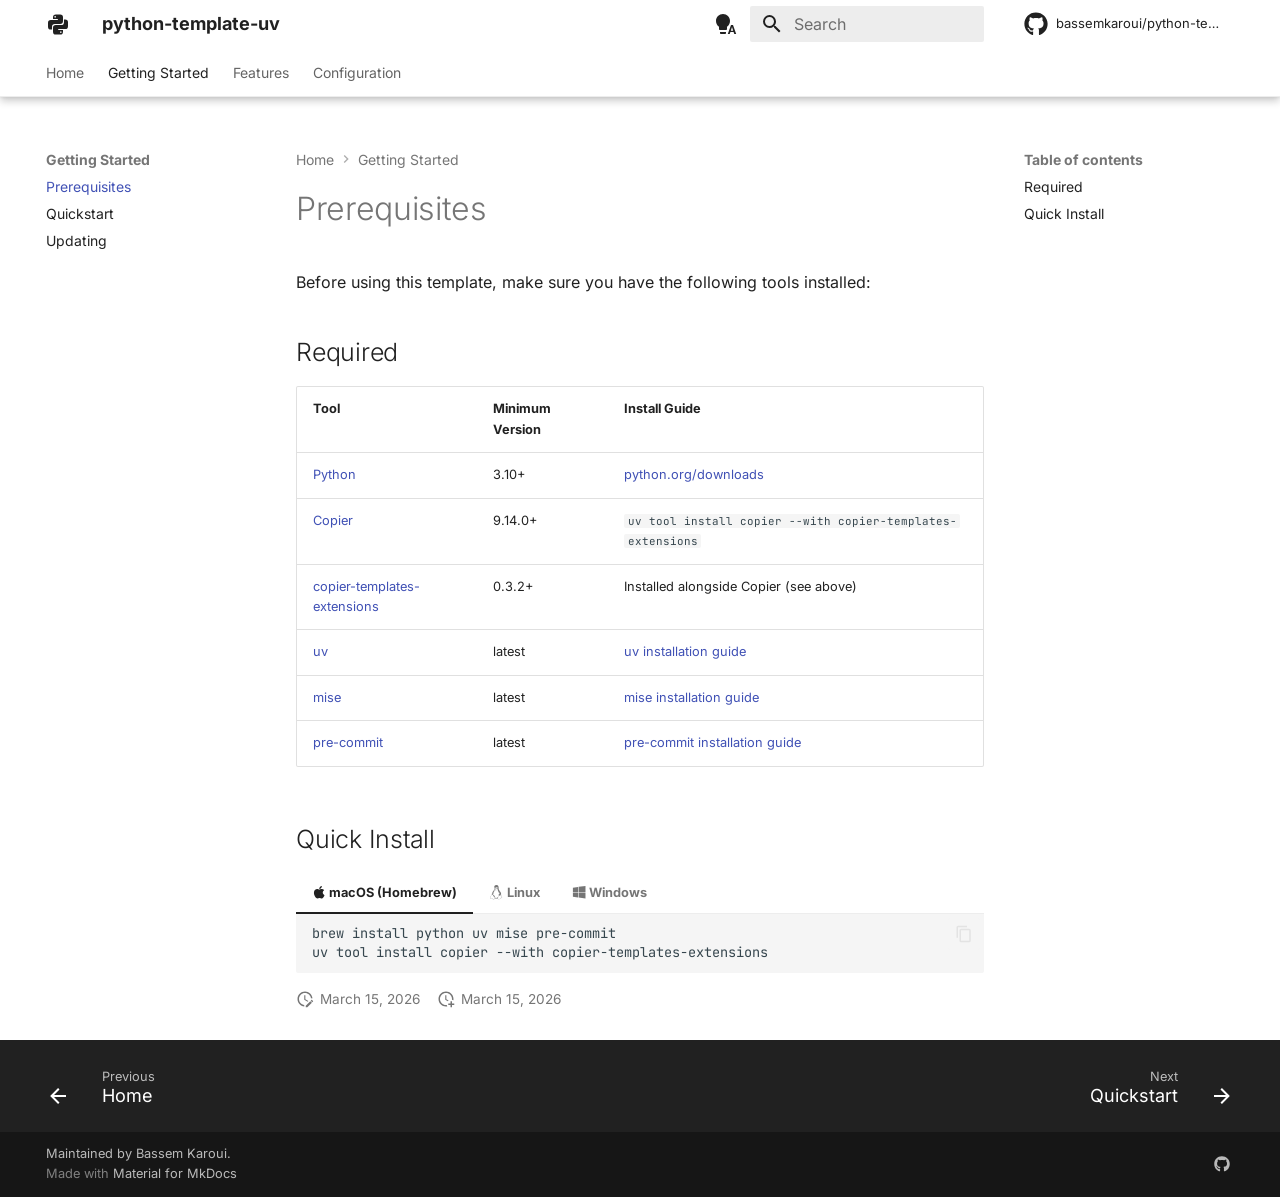
<file: getting-started/prerequisites/index.html>
<!doctype html><html lang=en class=no-js> <head><meta charset=utf-8><meta name=viewport content="width=device-width,initial-scale=1"><meta name=description content="A Copier-powered template for creating Python packages managed with uv."><meta name=author content="Bassem Karoui"><link href="https://bassemkaroui.github.io/python-template-uv/getting-started/prerequisites/" rel="canonical"><link rel=prev href=../..><link href=../quickstart/ rel=next><link rel=icon href=../../assets/images/favicon.png><meta name=generator content="mkdocs-1.6.1, mkdocs-material-9.7.5"><title>Prerequisites - python-template-uv</title><link rel=stylesheet href=../../assets/stylesheets/main.484c7ddc.min.css><link rel=stylesheet href=../../assets/stylesheets/palette.ab4e12ef.min.css><link rel="stylesheet" href="../../assets/external/fonts.googleapis.com/css.56f7ac64.css"><style>:root{--md-text-font:"Inter";--md-code-font:"JetBrains Mono"}</style><link rel=stylesheet href=../../css/overrides.css><script>__md_scope=new URL("../..",location),__md_hash=e=>[...e].reduce(((e,_)=>(e<<5)-e+_.charCodeAt(0)),0),__md_get=(e,_=localStorage,t=__md_scope)=>JSON.parse(_.getItem(t.pathname+"."+e)),__md_set=(e,_,t=localStorage,a=__md_scope)=>{try{t.setItem(a.pathname+"."+e,JSON.stringify(_))}catch(e){}}</script><meta property=og:type content=website><meta property=og:title content="Prerequisites - python-template-uv"><meta property=og:description content="A Copier-powered template for creating Python packages managed with uv."><meta property=og:image content=https://bassemkaroui.github.io/python-template-uv/assets/images/social/getting-started/prerequisites.png><meta property=og:image:type content=image/png><meta property=og:image:width content=1200><meta property=og:image:height content=630><meta content=https://bassemkaroui.github.io/python-template-uv/getting-started/prerequisites/ property=og:url><meta property=twitter:card content=summary_large_image><meta property=twitter:title content="Prerequisites - python-template-uv"><meta property=twitter:description content="A Copier-powered template for creating Python packages managed with uv."><meta property=twitter:image content=https://bassemkaroui.github.io/python-template-uv/assets/images/social/getting-started/prerequisites.png></head> <body dir=ltr data-md-color-scheme=default data-md-color-primary=indigo data-md-color-accent=indigo> <input class=md-toggle data-md-toggle=drawer type=checkbox id=__drawer autocomplete=off> <input class=md-toggle data-md-toggle=search type=checkbox id=__search autocomplete=off> <label class=md-overlay for=__drawer></label> <div data-md-component=skip> <a href=#prerequisites class=md-skip> Skip to content </a> </div> <div data-md-component=announce> </div> <header class="md-header md-header--shadow md-header--lifted" data-md-component=header> <nav class="md-header__inner md-grid" aria-label=Header> <a href=../.. title=python-template-uv class="md-header__button md-logo" aria-label=python-template-uv data-md-component=logo> <svg xmlns=http://www.w3.org/2000/svg viewbox="0 0 24 24"><path d="M19.14 7.5A2.86 2.86 0 0 1 22 10.36v3.78A2.86 2.86 0 0 1 19.14 17H12c0 .39.32.96.71.96H17v1.68a2.86 2.86 0 0 1-2.86 2.86H9.86A2.86 2.86 0 0 1 7 19.64v-3.75a2.85 2.85 0 0 1 2.86-2.85h5.25a2.85 2.85 0 0 0 2.85-2.86V7.5zm-4.28 11.79c-.4 0-.72.3-.72.89s.32.71.72.71a.71.71 0 0 0 .71-.71c0-.59-.32-.89-.71-.89m-10-1.79A2.86 2.86 0 0 1 2 14.64v-3.78A2.86 2.86 0 0 1 4.86 8H12c0-.39-.32-.96-.71-.96H7V5.36A2.86 2.86 0 0 1 9.86 2.5h4.28A2.86 2.86 0 0 1 17 5.36v3.75a2.85 2.85 0 0 1-2.86 2.85H8.89a2.85 2.85 0 0 0-2.85 2.86v2.68zM9.14 5.71c.4 0 .72-.3.72-.89s-.32-.71-.72-.71c-.39 0-.71.12-.71.71s.32.89.71.89"/></svg> </a> <label class="md-header__button md-icon" for=__drawer> <svg xmlns=http://www.w3.org/2000/svg viewbox="0 0 24 24"><path d="M3 6h18v2H3zm0 5h18v2H3zm0 5h18v2H3z"/></svg> </label> <div class=md-header__title data-md-component=header-title> <div class=md-header__ellipsis> <div class=md-header__topic> <span class=md-ellipsis> python-template-uv </span> </div> <div class=md-header__topic data-md-component=header-topic> <span class=md-ellipsis> Prerequisites </span> </div> </div> </div> <form class=md-header__option data-md-component=palette> <input class=md-option data-md-color-media=(prefers-color-scheme) data-md-color-scheme=default data-md-color-primary=indigo data-md-color-accent=indigo aria-label="Switch to light mode" type=radio name=__palette id=__palette_0> <label class="md-header__button md-icon" title="Switch to light mode" for=__palette_1 hidden> <svg xmlns=http://www.w3.org/2000/svg viewbox="0 0 24 24"><path d="M9 2C5.13 2 2 5.13 2 9c0 2.38 1.19 4.47 3 5.74V17c0 .55.45 1 1 1h6c.55 0 1-.45 1-1v-2.26c1.81-1.27 3-3.36 3-5.74 0-3.87-3.13-7-7-7M6 21c0 .55.45 1 1 1h4c.55 0 1-.45 1-1v-1H6zm13-8h-2l-3.2 9h1.9l.7-2h3.2l.7 2h1.9zm-2.15 5.65L18 15l1.15 3.65z"/></svg> </label> <input class=md-option data-md-color-media="(prefers-color-scheme: light)" data-md-color-scheme=default data-md-color-primary=white data-md-color-accent=deep-orange aria-label="Switch to dark mode" type=radio name=__palette id=__palette_1> <label class="md-header__button md-icon" title="Switch to dark mode" for=__palette_2 hidden> <svg xmlns=http://www.w3.org/2000/svg viewbox="0 0 24 24"><path d="M12 8a4 4 0 0 0-4 4 4 4 0 0 0 4 4 4 4 0 0 0 4-4 4 4 0 0 0-4-4m0 10a6 6 0 0 1-6-6 6 6 0 0 1 6-6 6 6 0 0 1 6 6 6 6 0 0 1-6 6m8-9.31V4h-4.69L12 .69 8.69 4H4v4.69L.69 12 4 15.31V20h4.69L12 23.31 15.31 20H20v-4.69L23.31 12z"/></svg> </label> <input class=md-option data-md-color-media="(prefers-color-scheme: dark)" data-md-color-scheme=slate data-md-color-primary=black data-md-color-accent=deep-orange aria-label="Switch to system preference" type=radio name=__palette id=__palette_2> <label class="md-header__button md-icon" title="Switch to system preference" for=__palette_0 hidden> <svg xmlns=http://www.w3.org/2000/svg viewbox="0 0 24 24"><path d="M12 18c-.89 0-1.74-.2-2.5-.55C11.56 16.5 13 14.42 13 12s-1.44-4.5-3.5-5.45C10.26 6.2 11.11 6 12 6a6 6 0 0 1 6 6 6 6 0 0 1-6 6m8-9.31V4h-4.69L12 .69 8.69 4H4v4.69L.69 12 4 15.31V20h4.69L12 23.31 15.31 20H20v-4.69L23.31 12z"/></svg> </label> </form> <script>var palette=__md_get("__palette");if(palette&&palette.color){if("(prefers-color-scheme)"===palette.color.media){var media=matchMedia("(prefers-color-scheme: light)"),input=document.querySelector(media.matches?"[data-md-color-media='(prefers-color-scheme: light)']":"[data-md-color-media='(prefers-color-scheme: dark)']");palette.color.media=input.getAttribute("data-md-color-media"),palette.color.scheme=input.getAttribute("data-md-color-scheme"),palette.color.primary=input.getAttribute("data-md-color-primary"),palette.color.accent=input.getAttribute("data-md-color-accent")}for(var[key,value]of Object.entries(palette.color))document.body.setAttribute("data-md-color-"+key,value)}</script> <label class="md-header__button md-icon" for=__search> <svg xmlns=http://www.w3.org/2000/svg viewbox="0 0 24 24"><path d="M9.5 3A6.5 6.5 0 0 1 16 9.5c0 1.61-.59 3.09-1.56 4.23l.27.27h.79l5 5-1.5 1.5-5-5v-.79l-.27-.27A6.52 6.52 0 0 1 9.5 16 6.5 6.5 0 0 1 3 9.5 6.5 6.5 0 0 1 9.5 3m0 2C7 5 5 7 5 9.5S7 14 9.5 14 14 12 14 9.5 12 5 9.5 5"/></svg> </label> <div class=md-search data-md-component=search role=dialog> <label class=md-search__overlay for=__search></label> <div class=md-search__inner role=search> <form class=md-search__form name=search> <input type=text class=md-search__input name=query aria-label=Search placeholder=Search autocapitalize=off autocorrect=off autocomplete=off spellcheck=false data-md-component=search-query required> <label class="md-search__icon md-icon" for=__search> <svg xmlns=http://www.w3.org/2000/svg viewbox="0 0 24 24"><path d="M9.5 3A6.5 6.5 0 0 1 16 9.5c0 1.61-.59 3.09-1.56 4.23l.27.27h.79l5 5-1.5 1.5-5-5v-.79l-.27-.27A6.52 6.52 0 0 1 9.5 16 6.5 6.5 0 0 1 3 9.5 6.5 6.5 0 0 1 9.5 3m0 2C7 5 5 7 5 9.5S7 14 9.5 14 14 12 14 9.5 12 5 9.5 5"/></svg> <svg xmlns=http://www.w3.org/2000/svg viewbox="0 0 24 24"><path d="M20 11v2H8l5.5 5.5-1.42 1.42L4.16 12l7.92-7.92L13.5 5.5 8 11z"/></svg> </label> <nav class=md-search__options aria-label=Search> <a href=javascript:void(0) class="md-search__icon md-icon" title=Share aria-label=Share data-clipboard data-clipboard-text data-md-component=search-share tabindex=-1> <svg xmlns=http://www.w3.org/2000/svg viewbox="0 0 24 24"><path d="M18 16.08c-.76 0-1.44.3-1.96.77L8.91 12.7c.05-.23.09-.46.09-.7s-.04-.47-.09-.7l7.05-4.11c.54.5 1.25.81 2.04.81a3 3 0 0 0 3-3 3 3 0 0 0-3-3 3 3 0 0 0-3 3c0 .24.04.47.09.7L8.04 9.81C7.5 9.31 6.79 9 6 9a3 3 0 0 0-3 3 3 3 0 0 0 3 3c.79 0 1.5-.31 2.04-.81l7.12 4.15c-.05.21-.08.43-.08.66 0 1.61 1.31 2.91 2.92 2.91s2.92-1.3 2.92-2.91A2.92 2.92 0 0 0 18 16.08"/></svg> </a> <button type=reset class="md-search__icon md-icon" title=Clear aria-label=Clear tabindex=-1> <svg xmlns=http://www.w3.org/2000/svg viewbox="0 0 24 24"><path d="M19 6.41 17.59 5 12 10.59 6.41 5 5 6.41 10.59 12 5 17.59 6.41 19 12 13.41 17.59 19 19 17.59 13.41 12z"/></svg> </button> </nav> <div class=md-search__suggest data-md-component=search-suggest></div> </form> <div class=md-search__output> <div class=md-search__scrollwrap tabindex=0 data-md-scrollfix> <div class=md-search-result data-md-component=search-result> <div class=md-search-result__meta> Initializing search </div> <ol class=md-search-result__list role=presentation></ol> </div> </div> </div> </div> </div> <div class=md-header__source> <a href="https://github.com/bassemkaroui/python-template-uv" title="Go to repository" class="md-source" data-md-component="source"> <div class="md-source__icon md-icon"> <svg xmlns=http://www.w3.org/2000/svg viewbox="0 0 512 512"><!-- Font Awesome Free 7.1.0 by @fontawesome - https://fontawesome.com License - https://fontawesome.com/license/free (Icons: CC BY 4.0, Fonts: SIL OFL 1.1, Code: MIT License) Copyright 2025 Fonticons, Inc.--><path d="M173.9 397.4c0 2-2.3 3.6-5.2 3.6-3.3.3-5.6-1.3-5.6-3.6 0-2 2.3-3.6 5.2-3.6 3-.3 5.6 1.3 5.6 3.6m-31.1-4.5c-.7 2 1.3 4.3 4.3 4.9 2.6 1 5.6 0 6.2-2s-1.3-4.3-4.3-5.2c-2.6-.7-5.5.3-6.2 2.3m44.2-1.7c-2.9.7-4.9 2.6-4.6 4.9.3 2 2.9 3.3 5.9 2.6 2.9-.7 4.9-2.6 4.6-4.6-.3-1.9-3-3.2-5.9-2.9M252.8 8C114.1 8 8 113.3 8 252c0 110.9 69.8 205.8 169.5 239.2 12.8 2.3 17.3-5.6 17.3-12.1 0-6.2-.3-40.4-.3-61.4 0 0-70 15-84.7-29.8 0 0-11.4-29.1-27.8-36.6 0 0-22.9-15.7 1.6-15.4 0 0 24.9 2 38.6 25.8 21.9 38.6 58.6 27.5 72.9 20.9 2.3-16 8.8-27.1 16-33.7-55.9-6.2-112.3-14.3-112.3-110.5 0-27.5 7.6-41.3 23.6-58.9-2.6-6.5-11.1-33.3 2.6-67.9 20.9-6.5 69 27 69 27 20-5.6 41.5-8.5 62.8-8.5s42.8 2.9 62.8 8.5c0 0 48.1-33.6 69-27 13.7 34.7 5.2 61.4 2.6 67.9 16 17.7 25.8 31.5 25.8 58.9 0 96.5-58.9 104.2-114.8 110.5 9.2 7.9 17 22.9 17 46.4 0 33.7-.3 75.4-.3 83.6 0 6.5 4.6 14.4 17.3 12.1C436.2 457.8 504 362.9 504 252 504 113.3 391.5 8 252.8 8M105.2 352.9c-1.3 1-1 3.3.7 5.2 1.6 1.6 3.9 2.3 5.2 1 1.3-1 1-3.3-.7-5.2-1.6-1.6-3.9-2.3-5.2-1m-10.8-8.1c-.7 1.3.3 2.9 2.3 3.9 1.6 1 3.6.7 4.3-.7.7-1.3-.3-2.9-2.3-3.9-2-.6-3.6-.3-4.3.7m32.4 35.6c-1.6 1.3-1 4.3 1.3 6.2 2.3 2.3 5.2 2.6 6.5 1 1.3-1.3.7-4.3-1.3-6.2-2.2-2.3-5.2-2.6-6.5-1m-11.4-14.7c-1.6 1-1.6 3.6 0 5.9s4.3 3.3 5.6 2.3c1.6-1.3 1.6-3.9 0-6.2-1.4-2.3-4-3.3-5.6-2"/></svg> </div> <div class=md-source__repository> bassemkaroui/python-template-uv </div> </a> </div> </nav> <nav class=md-tabs aria-label=Tabs data-md-component=tabs> <div class=md-grid> <ul class=md-tabs__list> <li class=md-tabs__item> <a href=../.. class=md-tabs__link> Home </a> </li> <li class="md-tabs__item md-tabs__item--active"> <a href=./ class=md-tabs__link> Getting Started </a> </li> <li class=md-tabs__item> <a href=../../features/overview/ class=md-tabs__link> Features </a> </li> <li class=md-tabs__item> <a href=../../configuration/variables/ class=md-tabs__link> Configuration </a> </li> </ul> </div> </nav> </header> <div class=md-container data-md-component=container> <main class=md-main data-md-component=main> <div class="md-main__inner md-grid"> <div class="md-sidebar md-sidebar--primary" data-md-component=sidebar data-md-type=navigation> <div class=md-sidebar__scrollwrap> <div class=md-sidebar__inner> <nav class="md-nav md-nav--primary md-nav--lifted" aria-label=Navigation data-md-level=0> <label class=md-nav__title for=__drawer> <a href=../.. title=python-template-uv class="md-nav__button md-logo" aria-label=python-template-uv data-md-component=logo> <svg xmlns=http://www.w3.org/2000/svg viewbox="0 0 24 24"><path d="M19.14 7.5A2.86 2.86 0 0 1 22 10.36v3.78A2.86 2.86 0 0 1 19.14 17H12c0 .39.32.96.71.96H17v1.68a2.86 2.86 0 0 1-2.86 2.86H9.86A2.86 2.86 0 0 1 7 19.64v-3.75a2.85 2.85 0 0 1 2.86-2.85h5.25a2.85 2.85 0 0 0 2.85-2.86V7.5zm-4.28 11.79c-.4 0-.72.3-.72.89s.32.71.72.71a.71.71 0 0 0 .71-.71c0-.59-.32-.89-.71-.89m-10-1.79A2.86 2.86 0 0 1 2 14.64v-3.78A2.86 2.86 0 0 1 4.86 8H12c0-.39-.32-.96-.71-.96H7V5.36A2.86 2.86 0 0 1 9.86 2.5h4.28A2.86 2.86 0 0 1 17 5.36v3.75a2.85 2.85 0 0 1-2.86 2.85H8.89a2.85 2.85 0 0 0-2.85 2.86v2.68zM9.14 5.71c.4 0 .72-.3.72-.89s-.32-.71-.72-.71c-.39 0-.71.12-.71.71s.32.89.71.89"/></svg> </a> python-template-uv </label> <div class=md-nav__source> <a href="https://github.com/bassemkaroui/python-template-uv" title="Go to repository" class="md-source" data-md-component="source"> <div class="md-source__icon md-icon"> <svg xmlns=http://www.w3.org/2000/svg viewbox="0 0 512 512"><!-- Font Awesome Free 7.1.0 by @fontawesome - https://fontawesome.com License - https://fontawesome.com/license/free (Icons: CC BY 4.0, Fonts: SIL OFL 1.1, Code: MIT License) Copyright 2025 Fonticons, Inc.--><path d="M173.9 397.4c0 2-2.3 3.6-5.2 3.6-3.3.3-5.6-1.3-5.6-3.6 0-2 2.3-3.6 5.2-3.6 3-.3 5.6 1.3 5.6 3.6m-31.1-4.5c-.7 2 1.3 4.3 4.3 4.9 2.6 1 5.6 0 6.2-2s-1.3-4.3-4.3-5.2c-2.6-.7-5.5.3-6.2 2.3m44.2-1.7c-2.9.7-4.9 2.6-4.6 4.9.3 2 2.9 3.3 5.9 2.6 2.9-.7 4.9-2.6 4.6-4.6-.3-1.9-3-3.2-5.9-2.9M252.8 8C114.1 8 8 113.3 8 252c0 110.9 69.8 205.8 169.5 239.2 12.8 2.3 17.3-5.6 17.3-12.1 0-6.2-.3-40.4-.3-61.4 0 0-70 15-84.7-29.8 0 0-11.4-29.1-27.8-36.6 0 0-22.9-15.7 1.6-15.4 0 0 24.9 2 38.6 25.8 21.9 38.6 58.6 27.5 72.9 20.9 2.3-16 8.8-27.1 16-33.7-55.9-6.2-112.3-14.3-112.3-110.5 0-27.5 7.6-41.3 23.6-58.9-2.6-6.5-11.1-33.3 2.6-67.9 20.9-6.5 69 27 69 27 20-5.6 41.5-8.5 62.8-8.5s42.8 2.9 62.8 8.5c0 0 48.1-33.6 69-27 13.7 34.7 5.2 61.4 2.6 67.9 16 17.7 25.8 31.5 25.8 58.9 0 96.5-58.9 104.2-114.8 110.5 9.2 7.9 17 22.9 17 46.4 0 33.7-.3 75.4-.3 83.6 0 6.5 4.6 14.4 17.3 12.1C436.2 457.8 504 362.9 504 252 504 113.3 391.5 8 252.8 8M105.2 352.9c-1.3 1-1 3.3.7 5.2 1.6 1.6 3.9 2.3 5.2 1 1.3-1 1-3.3-.7-5.2-1.6-1.6-3.9-2.3-5.2-1m-10.8-8.1c-.7 1.3.3 2.9 2.3 3.9 1.6 1 3.6.7 4.3-.7.7-1.3-.3-2.9-2.3-3.9-2-.6-3.6-.3-4.3.7m32.4 35.6c-1.6 1.3-1 4.3 1.3 6.2 2.3 2.3 5.2 2.6 6.5 1 1.3-1.3.7-4.3-1.3-6.2-2.2-2.3-5.2-2.6-6.5-1m-11.4-14.7c-1.6 1-1.6 3.6 0 5.9s4.3 3.3 5.6 2.3c1.6-1.3 1.6-3.9 0-6.2-1.4-2.3-4-3.3-5.6-2"/></svg> </div> <div class=md-source__repository> bassemkaroui/python-template-uv </div> </a> </div> <ul class=md-nav__list data-md-scrollfix> <li class=md-nav__item> <a href=../.. class=md-nav__link> <span class=md-ellipsis> Home </span> </a> </li> <li class="md-nav__item md-nav__item--active md-nav__item--section md-nav__item--nested"> <input class="md-nav__toggle md-toggle " type=checkbox id=__nav_2 checked> <label class=md-nav__link for=__nav_2 id=__nav_2_label tabindex> <span class=md-ellipsis> Getting Started </span> <span class="md-nav__icon md-icon"></span> </label> <nav class=md-nav data-md-level=1 aria-labelledby=__nav_2_label aria-expanded=true> <label class=md-nav__title for=__nav_2> <span class="md-nav__icon md-icon"></span> Getting Started </label> <ul class=md-nav__list data-md-scrollfix> <li class="md-nav__item md-nav__item--active"> <input class="md-nav__toggle md-toggle" type=checkbox id=__toc> <label class="md-nav__link md-nav__link--active" for=__toc> <span class=md-ellipsis> Prerequisites </span> <span class="md-nav__icon md-icon"></span> </label> <a href=./ class="md-nav__link md-nav__link--active"> <span class=md-ellipsis> Prerequisites </span> </a> <nav class="md-nav md-nav--secondary" aria-label="Table of contents"> <label class=md-nav__title for=__toc> <span class="md-nav__icon md-icon"></span> Table of contents </label> <ul class=md-nav__list data-md-component=toc data-md-scrollfix> <li class=md-nav__item> <a href=#required class=md-nav__link> <span class=md-ellipsis> Required </span> </a> </li> <li class=md-nav__item> <a href=#quick-install class=md-nav__link> <span class=md-ellipsis> Quick Install </span> </a> </li> </ul> </nav> </li> <li class=md-nav__item> <a href=../quickstart/ class=md-nav__link> <span class=md-ellipsis> Quickstart </span> </a> </li> <li class=md-nav__item> <a href=../updating/ class=md-nav__link> <span class=md-ellipsis> Updating </span> </a> </li> </ul> </nav> </li> <li class="md-nav__item md-nav__item--nested"> <input class="md-nav__toggle md-toggle " type=checkbox id=__nav_3> <label class=md-nav__link for=__nav_3 id=__nav_3_label tabindex=0> <span class=md-ellipsis> Features </span> <span class="md-nav__icon md-icon"></span> </label> <nav class=md-nav data-md-level=1 aria-labelledby=__nav_3_label aria-expanded=false> <label class=md-nav__title for=__nav_3> <span class="md-nav__icon md-icon"></span> Features </label> <ul class=md-nav__list data-md-scrollfix> <li class=md-nav__item> <a href=../../features/overview/ class=md-nav__link> <span class=md-ellipsis> Overview </span> </a> </li> <li class=md-nav__item> <a href=../../features/task-runner/ class=md-nav__link> <span class=md-ellipsis> Task Runner </span> </a> </li> <li class=md-nav__item> <a href=../../features/quality-tools/ class=md-nav__link> <span class=md-ellipsis> Quality Tools </span> </a> </li> <li class=md-nav__item> <a href=../../features/testing/ class=md-nav__link> <span class=md-ellipsis> Testing </span> </a> </li> <li class=md-nav__item> <a href=../../features/documentation/ class=md-nav__link> <span class=md-ellipsis> Documentation </span> </a> </li> <li class=md-nav__item> <a href=../../features/docker/ class=md-nav__link> <span class=md-ellipsis> Docker </span> </a> </li> <li class=md-nav__item> <a href=../../features/ci-cd/ class=md-nav__link> <span class=md-ellipsis> CI/CD </span> </a> </li> <li class=md-nav__item> <a href=../../features/optional/ class=md-nav__link> <span class=md-ellipsis> Optional Features </span> </a> </li> </ul> </nav> </li> <li class="md-nav__item md-nav__item--nested"> <input class="md-nav__toggle md-toggle " type=checkbox id=__nav_4> <label class=md-nav__link for=__nav_4 id=__nav_4_label tabindex=0> <span class=md-ellipsis> Configuration </span> <span class="md-nav__icon md-icon"></span> </label> <nav class=md-nav data-md-level=1 aria-labelledby=__nav_4_label aria-expanded=false> <label class=md-nav__title for=__nav_4> <span class="md-nav__icon md-icon"></span> Configuration </label> <ul class=md-nav__list data-md-scrollfix> <li class=md-nav__item> <a href=../../configuration/variables/ class=md-nav__link> <span class=md-ellipsis> Template Variables </span> </a> </li> </ul> </nav> </li> </ul> </nav> </div> </div> </div> <div class="md-sidebar md-sidebar--secondary" data-md-component=sidebar data-md-type=toc> <div class=md-sidebar__scrollwrap> <div class=md-sidebar__inner> <nav class="md-nav md-nav--secondary" aria-label="Table of contents"> <label class=md-nav__title for=__toc> <span class="md-nav__icon md-icon"></span> Table of contents </label> <ul class=md-nav__list data-md-component=toc data-md-scrollfix> <li class=md-nav__item> <a href=#required class=md-nav__link> <span class=md-ellipsis> Required </span> </a> </li> <li class=md-nav__item> <a href=#quick-install class=md-nav__link> <span class=md-ellipsis> Quick Install </span> </a> </li> </ul> </nav> </div> </div> </div> <div class=md-content data-md-component=content> <nav class=md-path aria-label=Navigation> <ol class=md-path__list> <li class=md-path__item> <a href=../.. class=md-path__link> <span class=md-ellipsis> Home </span> </a> </li> <li class=md-path__item> <a href=./ class=md-path__link> <span class=md-ellipsis> Getting Started </span> </a> </li> </ol> </nav> <article class="md-content__inner md-typeset"> <h1 id=prerequisites>Prerequisites<a class=headerlink href=#prerequisites title="Permanent link">&para;</a></h1> <p>Before using this template, make sure you have the following tools installed:</p> <h2 id=required>Required<a class=headerlink href=#required title="Permanent link">&para;</a></h2> <table> <thead> <tr> <th>Tool</th> <th>Minimum Version</th> <th>Install Guide</th> </tr> </thead> <tbody> <tr> <td><a href="https://www.python.org/">Python</a></td> <td>3.10+</td> <td><a href="https://www.python.org/downloads/">python.org/downloads</a></td> </tr> <tr> <td><a href="https://copier.readthedocs.io/">Copier</a></td> <td>9.14.0+</td> <td><code>uv tool install copier --with copier-templates-extensions</code></td> </tr> <tr> <td><a href="https://github.com/copier-org/copier-templates-extensions">copier-templates-extensions</a></td> <td>0.3.2+</td> <td>Installed alongside Copier (see above)</td> </tr> <tr> <td><a href="https://docs.astral.sh/uv/">uv</a></td> <td>latest</td> <td><a href="https://docs.astral.sh/uv/getting-started/installation/">uv installation guide</a></td> </tr> <tr> <td><a href="https://mise.jdx.dev/">mise</a></td> <td>latest</td> <td><a href="https://mise.jdx.dev/getting-started.html">mise installation guide</a></td> </tr> <tr> <td><a href="https://pre-commit.com/">pre-commit</a></td> <td>latest</td> <td><a href="https://pre-commit.com/index.html#install">pre-commit installation guide</a></td> </tr> </tbody> </table> <h2 id=quick-install>Quick Install<a class=headerlink href=#quick-install title="Permanent link">&para;</a></h2> <div class="tabbed-set tabbed-alternate" data-tabs=1:3><input checked=checked id=macos-homebrew name=__tabbed_1 type=radio><input id=linux name=__tabbed_1 type=radio><input id=windows name=__tabbed_1 type=radio><div class=tabbed-labels><label for=macos-homebrew><span class=twemoji><svg xmlns=http://www.w3.org/2000/svg viewbox="0 0 384 512"><!-- Font Awesome Free 7.1.0 by @fontawesome - https://fontawesome.com License - https://fontawesome.com/license/free (Icons: CC BY 4.0, Fonts: SIL OFL 1.1, Code: MIT License) Copyright 2025 Fonticons, Inc.--><path d="M319.1 268.7c-.2-36.7 16.4-64.4 50-84.8-18.8-26.9-47.2-41.7-84.7-44.6-35.5-2.8-74.3 20.7-88.5 20.7-15 0-49.4-19.7-76.4-19.7-55.8.9-115.1 44.5-115.1 133.2 0 26.2 4.8 53.3 14.4 81.2 12.8 36.7 59 126.7 107.2 125.2 25.2-.6 43-17.9 75.8-17.9 31.8 0 48.3 17.9 76.4 17.9 48.6-.7 90.4-82.5 102.6-119.3-65.2-30.7-61.7-90-61.7-91.9m-56.6-164.2c27.3-32.4 24.8-61.9 24-72.5-24.1 1.4-52 16.4-67.9 34.9-17.5 19.8-27.8 44.3-25.6 71.9 26.1 2 49.9-11.4 69.5-34.3"/></svg></span> macOS (Homebrew)</label><label for=linux><span class=twemoji><svg xmlns=http://www.w3.org/2000/svg viewbox="0 0 448 512"><!-- Font Awesome Free 7.1.0 by @fontawesome - https://fontawesome.com License - https://fontawesome.com/license/free (Icons: CC BY 4.0, Fonts: SIL OFL 1.1, Code: MIT License) Copyright 2025 Fonticons, Inc.--><path d="M220.9 123.3c1 .5 1.8 1.7 3 1.7 1.1 0 2.8-.4 2.9-1.5.2-1.4-1.9-2.3-3.2-2.9-1.7-.7-3.9-1-5.5-.1-.4.2-.8.7-.6 1.1.3 1.3 2.3 1.1 3.4 1.7M199 125c1.2 0 2-1.2 3-1.7 1.1-.6 3.1-.4 3.5-1.6.2-.4-.2-.9-.6-1.1-1.6-.9-3.8-.6-5.5.1-1.3.6-3.4 1.5-3.2 2.9.1 1 1.8 1.5 2.8 1.4m221 278.8c-3.6-4-5.3-11.6-7.2-19.7-1.8-8.1-3.9-16.8-10.5-22.4-1.3-1.1-2.6-2.1-4-2.9-1.3-.8-2.7-1.5-4.1-2 9.2-27.3 5.6-54.5-3.7-79.1-11.4-30.1-31.3-56.4-46.5-74.4-17.1-21.5-33.7-41.9-33.4-72C311.1 85.4 315.7.1 234.8 0 132.4-.2 158 103.4 156.9 135.2c-1.7 23.4-6.4 41.8-22.5 64.7-18.9 22.5-45.5 58.8-58.1 96.7-6 17.9-8.8 36.1-6.2 53.3-6.5 5.8-11.4 14.7-16.6 20.2-4.2 4.3-10.3 5.9-17 8.3s-14 6-18.5 14.5c-2.1 3.9-2.8 8.1-2.8 12.4 0 3.9.6 7.9 1.2 11.8 1.2 8.1 2.5 15.7.8 20.8-5.2 14.4-5.9 24.4-2.2 31.7 3.8 7.3 11.4 10.5 20.1 12.3 17.3 3.6 40.8 2.7 59.3 12.5 19.8 10.4 39.9 14.1 55.9 10.4 11.6-2.6 21.1-9.6 25.9-20.2 12.5-.1 26.3-5.4 48.3-6.6 14.9-1.2 33.6 5.3 55.1 4.1.6 2.3 1.4 4.6 2.5 6.7v.1c8.3 16.7 23.8 24.3 40.3 23 16.6-1.3 34.1-11 48.3-27.9 13.6-16.4 36-23.2 50.9-32.2 7.4-4.5 13.4-10.1 13.9-18.3.4-8.2-4.4-17.3-15.5-29.7M223.8 87.3c9.8-22.2 34.2-21.8 44-.4 6.5 14.2 3.6 30.9-4.3 40.4-1.6-.8-5.9-2.6-12.6-4.9 1.1-1.2 3.1-2.7 3.9-4.6 4.8-11.8-.2-27-9.1-27.3-7.3-.5-13.9 10.8-11.8 23-4.1-2-9.4-3.5-13-4.4-1-6.9-.3-14.6 2.9-21.8m-40.7-11.5c10.1 0 20.8 14.2 19.1 33.5-3.5 1-7.1 2.5-10.2 4.6 1.2-8.9-3.3-20.1-9.6-19.6-8.4.7-9.8 21.2-1.8 28.1 1 .8 1.9-.2-5.9 5.5-15.6-14.6-10.5-52.1 8.4-52.1m-13.6 60.7c6.2-4.6 13.6-10 14.1-10.5 4.7-4.4 13.5-14.2 27.9-14.2 7.1 0 15.6 2.3 25.9 8.9 6.3 4.1 11.3 4.4 22.6 9.3 8.4 3.5 13.7 9.7 10.5 18.2-2.6 7.1-11 14.4-22.7 18.1-11.1 3.6-19.8 16-38.2 14.9-3.9-.2-7-1-9.6-2.1-8-3.5-12.2-10.4-20-15-8.6-4.8-13.2-10.4-14.7-15.3q-2.1-7.35 4.2-12.3m3.3 334c-2.7 35.1-43.9 34.4-75.3 18-29.9-15.8-68.6-6.5-76.5-21.9-2.4-4.7-2.4-12.7 2.6-26.4v-.2c2.4-7.6.6-16-.6-23.9-1.2-7.8-1.8-15 .9-20 3.5-6.7 8.5-9.1 14.8-11.3 10.3-3.7 11.8-3.4 19.6-9.9 5.5-5.7 9.5-12.9 14.3-18 5.1-5.5 10-8.1 17.7-6.9 8.1 1.2 15.1 6.8 21.9 16l19.6 35.6c9.5 19.9 43.1 48.4 41 68.9m-1.4-25.9c-4.1-6.6-9.6-13.6-14.4-19.6 7.1 0 14.2-2.2 16.7-8.9 2.3-6.2 0-14.9-7.4-24.9-13.5-18.2-38.3-32.5-38.3-32.5-13.5-8.4-21.1-18.7-24.6-29.9s-3-23.3-.3-35.2c5.2-22.9 18.6-45.2 27.2-59.2 2.3-1.7.8 3.2-8.7 20.8-8.5 16.1-24.4 53.3-2.6 82.4.6-20.7 5.5-41.8 13.8-61.5 12-27.4 37.3-74.9 39.3-112.7 1.1.8 4.6 3.2 6.2 4.1 4.6 2.7 8.1 6.7 12.6 10.3 12.4 10 28.5 9.2 42.4 1.2 6.2-3.5 11.2-7.5 15.9-9 9.9-3.1 17.8-8.6 22.3-15 7.7 30.4 25.7 74.3 37.2 95.7 6.1 11.4 18.3 35.5 23.6 64.6 3.3-.1 7 .4 10.9 1.4 13.8-35.7-11.7-74.2-23.3-84.9-4.7-4.6-4.9-6.6-2.6-6.5 12.6 11.2 29.2 33.7 35.2 59 2.8 11.6 3.3 23.7.4 35.7 16.4 6.8 35.9 17.9 30.7 34.8-2.2-.1-3.2 0-4.2 0 3.2-10.1-3.9-17.6-22.8-26.1-19.6-8.6-36-8.6-38.3 12.5-12.1 4.2-18.3 14.7-21.4 27.3-2.8 11.2-3.6 24.7-4.4 39.9-.5 7.7-3.6 18-6.8 29-32.1 22.9-76.7 32.9-114.3 7.2m257.4-11.5c-.9 16.8-41.2 19.9-63.2 46.5-13.2 15.7-29.4 24.4-43.6 25.5s-26.5-4.8-33.7-19.3c-4.7-11.1-2.4-23.1 1.1-36.3 3.7-14.2 9.2-28.8 9.9-40.6.8-15.2 1.7-28.5 4.2-38.7 2.6-10.3 6.6-17.2 13.7-21.1.3-.2.7-.3 1-.5.8 13.2 7.3 26.6 18.8 29.5 12.6 3.3 30.7-7.5 38.4-16.3 9-.3 15.7-.9 22.6 5.1 9.9 8.5 7.1 30.3 17.1 41.6 10.6 11.6 14 19.5 13.7 24.6M173.4 148.7c2 1.9 4.7 4.5 8 7.1 6.6 5.2 15.8 10.6 27.3 10.6 11.6 0 22.5-5.9 31.8-10.8 4.9-2.6 10.9-7 14.8-10.4s5.9-6.3 3.1-6.6-2.6 2.6-6 5.1c-4.4 3.2-9.7 7.4-13.9 9.8-7.4 4.2-19.5 10.2-29.9 10.2s-18.7-4.8-24.9-9.7c-3.1-2.5-5.7-5-7.7-6.9-1.5-1.4-1.9-4.6-4.3-4.9-1.4-.1-1.8 3.7 1.7 6.5"/></svg></span> Linux</label><label for=windows><span class=twemoji><svg xmlns=http://www.w3.org/2000/svg viewbox="0 0 448 512"><!-- Font Awesome Free 7.1.0 by @fontawesome - https://fontawesome.com License - https://fontawesome.com/license/free (Icons: CC BY 4.0, Fonts: SIL OFL 1.1, Code: MIT License) Copyright 2025 Fonticons, Inc.--><path d="m0 93.7 183.6-25.3v177.4H0zm0 324.6 183.6 25.3V268.4H0zm203.8 28L448 480V268.4H203.8zm0-380.6v180.1H448V32z"/></svg></span> Windows</label></div> <div class=tabbed-content> <div class=tabbed-block> <div class=highlight><pre><span></span><code><a id=__codelineno-0-1 name=__codelineno-0-1 href=#__codelineno-0-1></a>brew<span class=w> </span>install<span class=w> </span>python<span class=w> </span>uv<span class=w> </span>mise<span class=w> </span>pre-commit
<a id=__codelineno-0-2 name=__codelineno-0-2 href=#__codelineno-0-2></a>uv<span class=w> </span>tool<span class=w> </span>install<span class=w> </span>copier<span class=w> </span>--with<span class=w> </span>copier-templates-extensions
</code></pre></div> </div> <div class=tabbed-block> <div class=highlight><pre><span></span><code><a id=__codelineno-1-1 name=__codelineno-1-1 href=#__codelineno-1-1></a><span class=c1># uv</span>
<a id=__codelineno-1-2 name=__codelineno-1-2 href=#__codelineno-1-2></a>curl<span class=w> </span>-LsSf<span class=w> </span>https://astral.sh/uv/install.sh<span class=w> </span><span class=p>|</span><span class=w> </span>sh
<a id=__codelineno-1-3 name=__codelineno-1-3 href=#__codelineno-1-3></a>
<a id=__codelineno-1-4 name=__codelineno-1-4 href=#__codelineno-1-4></a><span class=c1># mise</span>
<a id=__codelineno-1-5 name=__codelineno-1-5 href=#__codelineno-1-5></a>curl<span class=w> </span>https://mise.jdx.dev/install.sh<span class=w> </span><span class=p>|</span><span class=w> </span>sh
<a id=__codelineno-1-6 name=__codelineno-1-6 href=#__codelineno-1-6></a>
<a id=__codelineno-1-7 name=__codelineno-1-7 href=#__codelineno-1-7></a><span class=c1># pre-commit</span>
<a id=__codelineno-1-8 name=__codelineno-1-8 href=#__codelineno-1-8></a>uv<span class=w> </span>tool<span class=w> </span>install<span class=w> </span>pre-commit
<a id=__codelineno-1-9 name=__codelineno-1-9 href=#__codelineno-1-9></a>
<a id=__codelineno-1-10 name=__codelineno-1-10 href=#__codelineno-1-10></a><span class=c1># copier</span>
<a id=__codelineno-1-11 name=__codelineno-1-11 href=#__codelineno-1-11></a>uv<span class=w> </span>tool<span class=w> </span>install<span class=w> </span>copier<span class=w> </span>--with<span class=w> </span>copier-templates-extensions
</code></pre></div> </div> <div class=tabbed-block> <div class=highlight><pre><span></span><code><a id=__codelineno-2-1 name=__codelineno-2-1 href=#__codelineno-2-1></a><span class=c># uv</span>
<a id=__codelineno-2-2 name=__codelineno-2-2 href=#__codelineno-2-2></a><span class=n>powershell</span> <span class=n>-ExecutionPolicy</span> <span class=n>ByPass</span> <span class=n>-c</span> <span class=s2>&quot;irm https://astral.sh/uv/install.ps1 | iex&quot;</span>
<a id=__codelineno-2-3 name=__codelineno-2-3 href=#__codelineno-2-3></a>
<a id=__codelineno-2-4 name=__codelineno-2-4 href=#__codelineno-2-4></a><span class=c># mise</span>
<a id=__codelineno-2-5 name=__codelineno-2-5 href=#__codelineno-2-5></a><span class=c># See https://mise.jdx.dev/getting-started.html#windows</span>
<a id=__codelineno-2-6 name=__codelineno-2-6 href=#__codelineno-2-6></a>
<a id=__codelineno-2-7 name=__codelineno-2-7 href=#__codelineno-2-7></a><span class=c># pre-commit</span>
<a id=__codelineno-2-8 name=__codelineno-2-8 href=#__codelineno-2-8></a><span class=n>uv</span> <span class=n>tool</span> <span class=n>install</span> <span class=n>pre-commit</span>
<a id=__codelineno-2-9 name=__codelineno-2-9 href=#__codelineno-2-9></a>
<a id=__codelineno-2-10 name=__codelineno-2-10 href=#__codelineno-2-10></a><span class=c># copier</span>
<a id=__codelineno-2-11 name=__codelineno-2-11 href=#__codelineno-2-11></a><span class=n>uv</span> <span class=n>tool</span> <span class=n>install</span> <span class=n>copier</span> <span class=p>-</span><span class=n>-with</span> <span class=n>copier-templates-extensions</span>
</code></pre></div> </div> </div> </div> <aside class=md-source-file> <span class=md-source-file__fact> <span class=md-icon title="Last update"> <svg xmlns=http://www.w3.org/2000/svg viewbox="0 0 24 24"><path d="M21 13.1c-.1 0-.3.1-.4.2l-1 1 2.1 2.1 1-1c.2-.2.2-.6 0-.8l-1.3-1.3c-.1-.1-.2-.2-.4-.2m-1.9 1.8-6.1 6V23h2.1l6.1-6.1zM12.5 7v5.2l4 2.4-1 1L11 13V7zM11 21.9c-5.1-.5-9-4.8-9-9.9C2 6.5 6.5 2 12 2c5.3 0 9.6 4.1 10 9.3-.3-.1-.6-.2-1-.2s-.7.1-1 .2C19.6 7.2 16.2 4 12 4c-4.4 0-8 3.6-8 8 0 4.1 3.1 7.5 7.1 7.9l-.1.2z"/></svg> </span> <span class="git-revision-date-localized-plugin git-revision-date-localized-plugin-date" title="March 15, 2026 17:27:02 UTC">March 15, 2026</span> </span> <span class=md-source-file__fact> <span class=md-icon title=Created> <svg xmlns=http://www.w3.org/2000/svg viewbox="0 0 24 24"><path d="M14.47 15.08 11 13V7h1.5v5.25l3.08 1.83c-.41.28-.79.62-1.11 1m-1.39 4.84c-.36.05-.71.08-1.08.08-4.42 0-8-3.58-8-8s3.58-8 8-8 8 3.58 8 8c0 .37-.03.72-.08 1.08.69.1 1.33.32 1.92.64.1-.56.16-1.13.16-1.72 0-5.5-4.5-10-10-10S2 6.5 2 12s4.47 10 10 10c.59 0 1.16-.06 1.72-.16-.32-.59-.54-1.23-.64-1.92M18 15v3h-3v2h3v3h2v-3h3v-2h-3v-3z"/></svg> </span> <span class="git-revision-date-localized-plugin git-revision-date-localized-plugin-date" title="March 15, 2026 14:25:08 UTC">March 15, 2026</span> </span> </aside> </article> </div> <script>var tabs=__md_get("__tabs");if(Array.isArray(tabs))e:for(var set of document.querySelectorAll(".tabbed-set")){var labels=set.querySelector(".tabbed-labels");for(var tab of tabs)for(var label of labels.getElementsByTagName("label"))if(label.innerText.trim()===tab){var input=document.getElementById(label.htmlFor);input.checked=!0;continue e}}</script> <script>var target=document.getElementById(location.hash.slice(1));target&&target.name&&(target.checked=target.name.startsWith("__tabbed_"))</script> </div> <button type=button class="md-top md-icon" data-md-component=top hidden> <svg xmlns=http://www.w3.org/2000/svg viewbox="0 0 24 24"><path d="M13 20h-2V8l-5.5 5.5-1.42-1.42L12 4.16l7.92 7.92-1.42 1.42L13 8z"/></svg> Back to top </button> </main> <footer class=md-footer> <nav class="md-footer__inner md-grid" aria-label=Footer> <a href=../.. class="md-footer__link md-footer__link--prev" aria-label="Previous: Home"> <div class="md-footer__button md-icon"> <svg xmlns=http://www.w3.org/2000/svg viewbox="0 0 24 24"><path d="M20 11v2H8l5.5 5.5-1.42 1.42L4.16 12l7.92-7.92L13.5 5.5 8 11z"/></svg> </div> <div class=md-footer__title> <span class=md-footer__direction> Previous </span> <div class=md-ellipsis> Home </div> </div> </a> <a href=../quickstart/ class="md-footer__link md-footer__link--next" aria-label="Next: Quickstart"> <div class=md-footer__title> <span class=md-footer__direction> Next </span> <div class=md-ellipsis> Quickstart </div> </div> <div class="md-footer__button md-icon"> <svg xmlns=http://www.w3.org/2000/svg viewbox="0 0 24 24"><path d="M4 11v2h12l-5.5 5.5 1.42 1.42L19.84 12l-7.92-7.92L10.5 5.5 16 11z"/></svg> </div> </a> </nav> <div class="md-footer-meta md-typeset"> <div class="md-footer-meta__inner md-grid"> <div class=md-copyright> <div class=md-copyright__highlight> Maintained by <a href="https://github.com/bassemkaroui">Bassem Karoui</a>. </div> Made with <a href="https://squidfunk.github.io/mkdocs-material/" target="_blank" rel="noopener"> Material for MkDocs </a> </div> <div class=md-social> <a href="https://github.com/bassemkaroui/python-template-uv" target="_blank" rel="noopener" title="github.com" class="md-social__link"> <svg xmlns=http://www.w3.org/2000/svg viewbox="0 0 512 512"><!-- Font Awesome Free 7.1.0 by @fontawesome - https://fontawesome.com License - https://fontawesome.com/license/free (Icons: CC BY 4.0, Fonts: SIL OFL 1.1, Code: MIT License) Copyright 2025 Fonticons, Inc.--><path d="M173.9 397.4c0 2-2.3 3.6-5.2 3.6-3.3.3-5.6-1.3-5.6-3.6 0-2 2.3-3.6 5.2-3.6 3-.3 5.6 1.3 5.6 3.6m-31.1-4.5c-.7 2 1.3 4.3 4.3 4.9 2.6 1 5.6 0 6.2-2s-1.3-4.3-4.3-5.2c-2.6-.7-5.5.3-6.2 2.3m44.2-1.7c-2.9.7-4.9 2.6-4.6 4.9.3 2 2.9 3.3 5.9 2.6 2.9-.7 4.9-2.6 4.6-4.6-.3-1.9-3-3.2-5.9-2.9M252.8 8C114.1 8 8 113.3 8 252c0 110.9 69.8 205.8 169.5 239.2 12.8 2.3 17.3-5.6 17.3-12.1 0-6.2-.3-40.4-.3-61.4 0 0-70 15-84.7-29.8 0 0-11.4-29.1-27.8-36.6 0 0-22.9-15.7 1.6-15.4 0 0 24.9 2 38.6 25.8 21.9 38.6 58.6 27.5 72.9 20.9 2.3-16 8.8-27.1 16-33.7-55.9-6.2-112.3-14.3-112.3-110.5 0-27.5 7.6-41.3 23.6-58.9-2.6-6.5-11.1-33.3 2.6-67.9 20.9-6.5 69 27 69 27 20-5.6 41.5-8.5 62.8-8.5s42.8 2.9 62.8 8.5c0 0 48.1-33.6 69-27 13.7 34.7 5.2 61.4 2.6 67.9 16 17.7 25.8 31.5 25.8 58.9 0 96.5-58.9 104.2-114.8 110.5 9.2 7.9 17 22.9 17 46.4 0 33.7-.3 75.4-.3 83.6 0 6.5 4.6 14.4 17.3 12.1C436.2 457.8 504 362.9 504 252 504 113.3 391.5 8 252.8 8M105.2 352.9c-1.3 1-1 3.3.7 5.2 1.6 1.6 3.9 2.3 5.2 1 1.3-1 1-3.3-.7-5.2-1.6-1.6-3.9-2.3-5.2-1m-10.8-8.1c-.7 1.3.3 2.9 2.3 3.9 1.6 1 3.6.7 4.3-.7.7-1.3-.3-2.9-2.3-3.9-2-.6-3.6-.3-4.3.7m32.4 35.6c-1.6 1.3-1 4.3 1.3 6.2 2.3 2.3 5.2 2.6 6.5 1 1.3-1.3.7-4.3-1.3-6.2-2.2-2.3-5.2-2.6-6.5-1m-11.4-14.7c-1.6 1-1.6 3.6 0 5.9s4.3 3.3 5.6 2.3c1.6-1.3 1.6-3.9 0-6.2-1.4-2.3-4-3.3-5.6-2"/></svg> </a> </div> </div> </div> </footer> </div> <div class=md-dialog data-md-component=dialog> <div class="md-dialog__inner md-typeset"></div> </div> <div class=md-progress data-md-component=progress role=progressbar></div> <script id=__config type=application/json>{"annotate": null, "base": "../..", "features": ["navigation.footer", "navigation.indexes", "navigation.instant", "navigation.instant.prefetch", "navigation.instant.progress", "navigation.path", "navigation.tabs", "navigation.tabs.sticky", "navigation.top", "navigation.tracking", "toc.follow", "search.suggest", "search.share", "search.highlight", "content.tabs.link", "content.code.annotate", "content.code.copy", "content.tooltips", "content.footnote.tooltips"], "search": "../../assets/javascripts/workers/search.2c215733.min.js", "tags": null, "translations": {"clipboard.copied": "Copied to clipboard", "clipboard.copy": "Copy to clipboard", "search.result.more.one": "1 more on this page", "search.result.more.other": "# more on this page", "search.result.none": "No matching documents", "search.result.one": "1 matching document", "search.result.other": "# matching documents", "search.result.placeholder": "Type to start searching", "search.result.term.missing": "Missing", "select.version": "Select version"}, "version": null}</script> <script src=../../assets/javascripts/bundle.79ae519e.min.js></script> </body> </html>
</file>
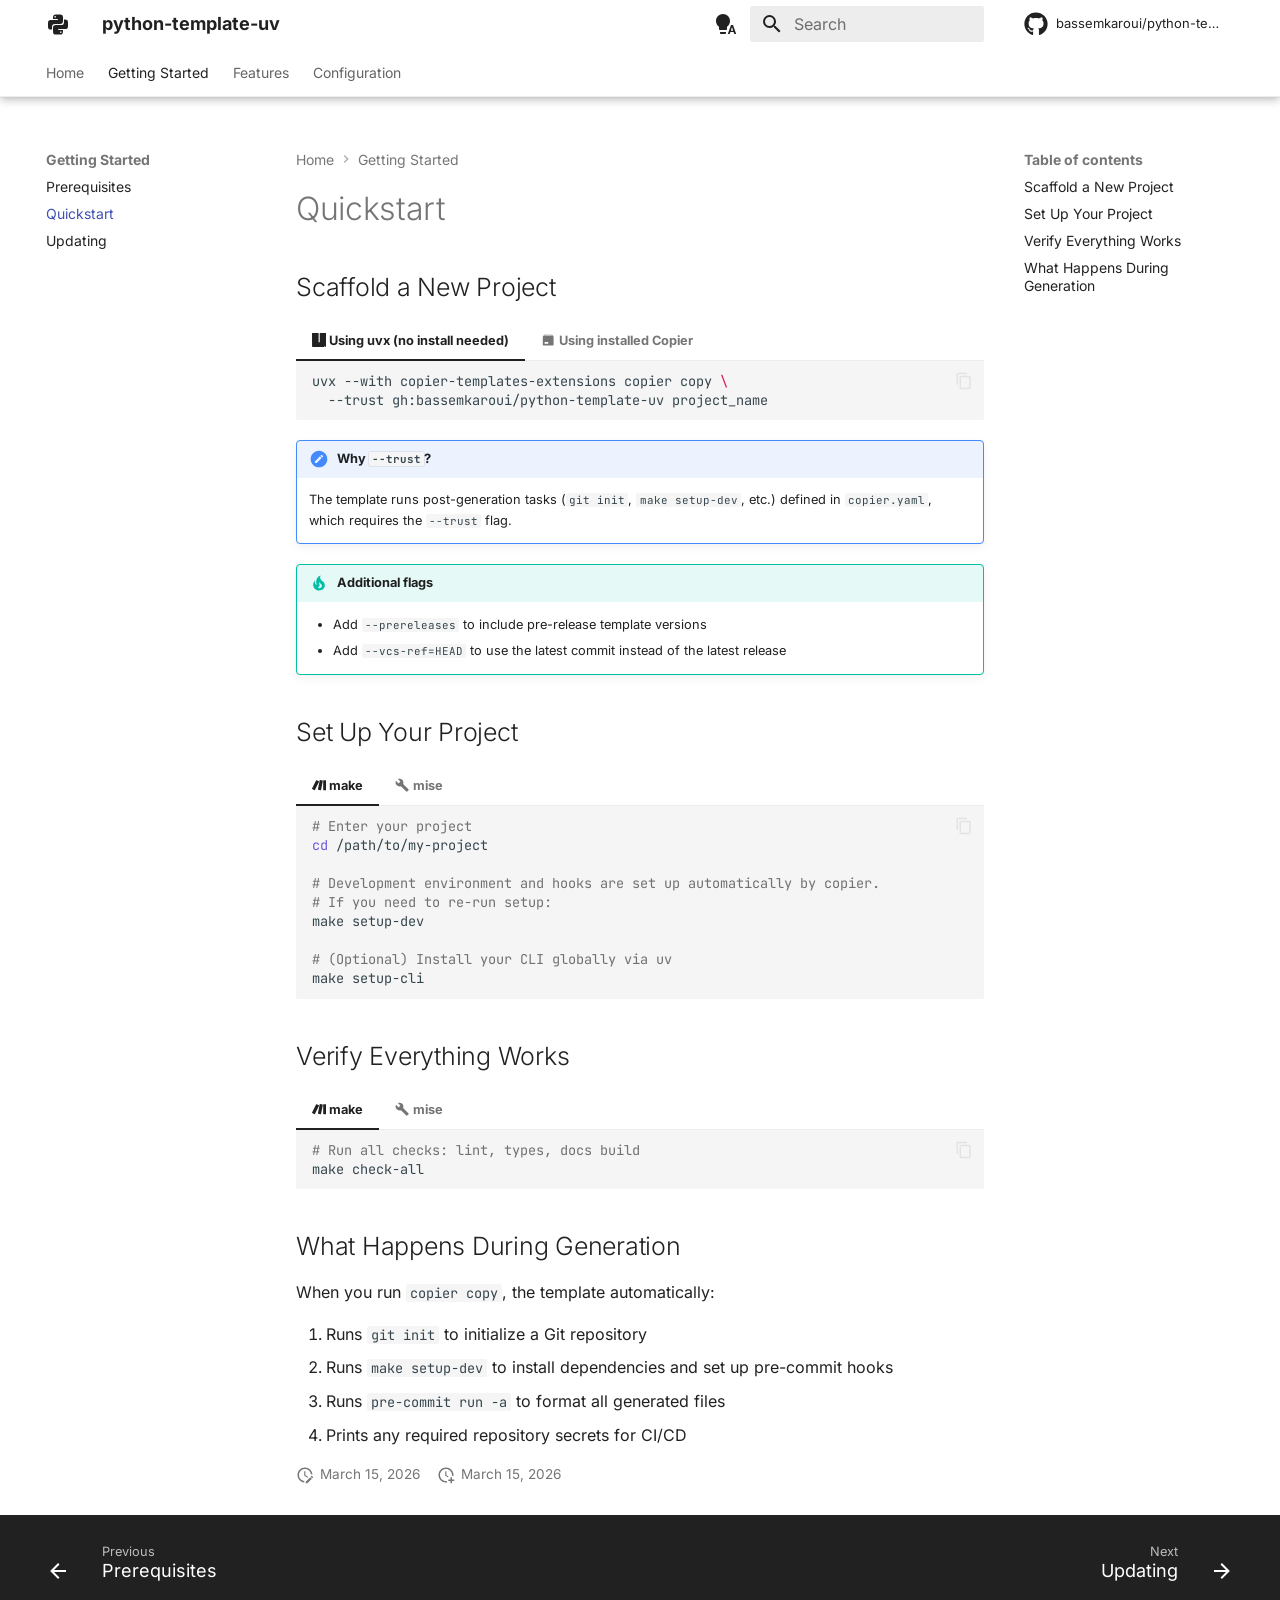
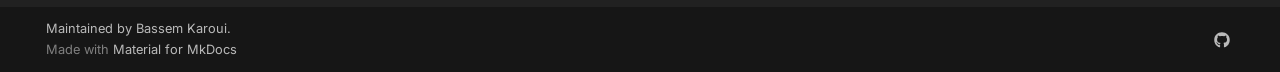
<file: getting-started/quickstart/index.html>
<!doctype html><html lang=en class=no-js> <head><meta charset=utf-8><meta name=viewport content="width=device-width,initial-scale=1"><meta name=description content="A Copier-powered template for creating Python packages managed with uv."><meta name=author content="Bassem Karoui"><link href="https://bassemkaroui.github.io/python-template-uv/getting-started/quickstart/" rel="canonical"><link href=../prerequisites/ rel=prev><link href=../updating/ rel=next><link rel=icon href=../../assets/images/favicon.png><meta name=generator content="mkdocs-1.6.1, mkdocs-material-9.7.5"><title>Quickstart - python-template-uv</title><link rel=stylesheet href=../../assets/stylesheets/main.484c7ddc.min.css><link rel=stylesheet href=../../assets/stylesheets/palette.ab4e12ef.min.css><link rel="stylesheet" href="../../assets/external/fonts.googleapis.com/css.56f7ac64.css"><style>:root{--md-text-font:"Inter";--md-code-font:"JetBrains Mono"}</style><link rel=stylesheet href=../../css/overrides.css><script>__md_scope=new URL("../..",location),__md_hash=e=>[...e].reduce(((e,_)=>(e<<5)-e+_.charCodeAt(0)),0),__md_get=(e,_=localStorage,t=__md_scope)=>JSON.parse(_.getItem(t.pathname+"."+e)),__md_set=(e,_,t=localStorage,a=__md_scope)=>{try{t.setItem(a.pathname+"."+e,JSON.stringify(_))}catch(e){}}</script><meta property=og:type content=website><meta property=og:title content="Quickstart - python-template-uv"><meta property=og:description content="A Copier-powered template for creating Python packages managed with uv."><meta property=og:image content=https://bassemkaroui.github.io/python-template-uv/assets/images/social/getting-started/quickstart.png><meta property=og:image:type content=image/png><meta property=og:image:width content=1200><meta property=og:image:height content=630><meta content=https://bassemkaroui.github.io/python-template-uv/getting-started/quickstart/ property=og:url><meta property=twitter:card content=summary_large_image><meta property=twitter:title content="Quickstart - python-template-uv"><meta property=twitter:description content="A Copier-powered template for creating Python packages managed with uv."><meta property=twitter:image content=https://bassemkaroui.github.io/python-template-uv/assets/images/social/getting-started/quickstart.png></head> <body dir=ltr data-md-color-scheme=default data-md-color-primary=indigo data-md-color-accent=indigo> <input class=md-toggle data-md-toggle=drawer type=checkbox id=__drawer autocomplete=off> <input class=md-toggle data-md-toggle=search type=checkbox id=__search autocomplete=off> <label class=md-overlay for=__drawer></label> <div data-md-component=skip> <a href=#quickstart class=md-skip> Skip to content </a> </div> <div data-md-component=announce> </div> <header class="md-header md-header--shadow md-header--lifted" data-md-component=header> <nav class="md-header__inner md-grid" aria-label=Header> <a href=../.. title=python-template-uv class="md-header__button md-logo" aria-label=python-template-uv data-md-component=logo> <svg xmlns=http://www.w3.org/2000/svg viewbox="0 0 24 24"><path d="M19.14 7.5A2.86 2.86 0 0 1 22 10.36v3.78A2.86 2.86 0 0 1 19.14 17H12c0 .39.32.96.71.96H17v1.68a2.86 2.86 0 0 1-2.86 2.86H9.86A2.86 2.86 0 0 1 7 19.64v-3.75a2.85 2.85 0 0 1 2.86-2.85h5.25a2.85 2.85 0 0 0 2.85-2.86V7.5zm-4.28 11.79c-.4 0-.72.3-.72.89s.32.71.72.71a.71.71 0 0 0 .71-.71c0-.59-.32-.89-.71-.89m-10-1.79A2.86 2.86 0 0 1 2 14.64v-3.78A2.86 2.86 0 0 1 4.86 8H12c0-.39-.32-.96-.71-.96H7V5.36A2.86 2.86 0 0 1 9.86 2.5h4.28A2.86 2.86 0 0 1 17 5.36v3.75a2.85 2.85 0 0 1-2.86 2.85H8.89a2.85 2.85 0 0 0-2.85 2.86v2.68zM9.14 5.71c.4 0 .72-.3.72-.89s-.32-.71-.72-.71c-.39 0-.71.12-.71.71s.32.89.71.89"/></svg> </a> <label class="md-header__button md-icon" for=__drawer> <svg xmlns=http://www.w3.org/2000/svg viewbox="0 0 24 24"><path d="M3 6h18v2H3zm0 5h18v2H3zm0 5h18v2H3z"/></svg> </label> <div class=md-header__title data-md-component=header-title> <div class=md-header__ellipsis> <div class=md-header__topic> <span class=md-ellipsis> python-template-uv </span> </div> <div class=md-header__topic data-md-component=header-topic> <span class=md-ellipsis> Quickstart </span> </div> </div> </div> <form class=md-header__option data-md-component=palette> <input class=md-option data-md-color-media=(prefers-color-scheme) data-md-color-scheme=default data-md-color-primary=indigo data-md-color-accent=indigo aria-label="Switch to light mode" type=radio name=__palette id=__palette_0> <label class="md-header__button md-icon" title="Switch to light mode" for=__palette_1 hidden> <svg xmlns=http://www.w3.org/2000/svg viewbox="0 0 24 24"><path d="M9 2C5.13 2 2 5.13 2 9c0 2.38 1.19 4.47 3 5.74V17c0 .55.45 1 1 1h6c.55 0 1-.45 1-1v-2.26c1.81-1.27 3-3.36 3-5.74 0-3.87-3.13-7-7-7M6 21c0 .55.45 1 1 1h4c.55 0 1-.45 1-1v-1H6zm13-8h-2l-3.2 9h1.9l.7-2h3.2l.7 2h1.9zm-2.15 5.65L18 15l1.15 3.65z"/></svg> </label> <input class=md-option data-md-color-media="(prefers-color-scheme: light)" data-md-color-scheme=default data-md-color-primary=white data-md-color-accent=deep-orange aria-label="Switch to dark mode" type=radio name=__palette id=__palette_1> <label class="md-header__button md-icon" title="Switch to dark mode" for=__palette_2 hidden> <svg xmlns=http://www.w3.org/2000/svg viewbox="0 0 24 24"><path d="M12 8a4 4 0 0 0-4 4 4 4 0 0 0 4 4 4 4 0 0 0 4-4 4 4 0 0 0-4-4m0 10a6 6 0 0 1-6-6 6 6 0 0 1 6-6 6 6 0 0 1 6 6 6 6 0 0 1-6 6m8-9.31V4h-4.69L12 .69 8.69 4H4v4.69L.69 12 4 15.31V20h4.69L12 23.31 15.31 20H20v-4.69L23.31 12z"/></svg> </label> <input class=md-option data-md-color-media="(prefers-color-scheme: dark)" data-md-color-scheme=slate data-md-color-primary=black data-md-color-accent=deep-orange aria-label="Switch to system preference" type=radio name=__palette id=__palette_2> <label class="md-header__button md-icon" title="Switch to system preference" for=__palette_0 hidden> <svg xmlns=http://www.w3.org/2000/svg viewbox="0 0 24 24"><path d="M12 18c-.89 0-1.74-.2-2.5-.55C11.56 16.5 13 14.42 13 12s-1.44-4.5-3.5-5.45C10.26 6.2 11.11 6 12 6a6 6 0 0 1 6 6 6 6 0 0 1-6 6m8-9.31V4h-4.69L12 .69 8.69 4H4v4.69L.69 12 4 15.31V20h4.69L12 23.31 15.31 20H20v-4.69L23.31 12z"/></svg> </label> </form> <script>var palette=__md_get("__palette");if(palette&&palette.color){if("(prefers-color-scheme)"===palette.color.media){var media=matchMedia("(prefers-color-scheme: light)"),input=document.querySelector(media.matches?"[data-md-color-media='(prefers-color-scheme: light)']":"[data-md-color-media='(prefers-color-scheme: dark)']");palette.color.media=input.getAttribute("data-md-color-media"),palette.color.scheme=input.getAttribute("data-md-color-scheme"),palette.color.primary=input.getAttribute("data-md-color-primary"),palette.color.accent=input.getAttribute("data-md-color-accent")}for(var[key,value]of Object.entries(palette.color))document.body.setAttribute("data-md-color-"+key,value)}</script> <label class="md-header__button md-icon" for=__search> <svg xmlns=http://www.w3.org/2000/svg viewbox="0 0 24 24"><path d="M9.5 3A6.5 6.5 0 0 1 16 9.5c0 1.61-.59 3.09-1.56 4.23l.27.27h.79l5 5-1.5 1.5-5-5v-.79l-.27-.27A6.52 6.52 0 0 1 9.5 16 6.5 6.5 0 0 1 3 9.5 6.5 6.5 0 0 1 9.5 3m0 2C7 5 5 7 5 9.5S7 14 9.5 14 14 12 14 9.5 12 5 9.5 5"/></svg> </label> <div class=md-search data-md-component=search role=dialog> <label class=md-search__overlay for=__search></label> <div class=md-search__inner role=search> <form class=md-search__form name=search> <input type=text class=md-search__input name=query aria-label=Search placeholder=Search autocapitalize=off autocorrect=off autocomplete=off spellcheck=false data-md-component=search-query required> <label class="md-search__icon md-icon" for=__search> <svg xmlns=http://www.w3.org/2000/svg viewbox="0 0 24 24"><path d="M9.5 3A6.5 6.5 0 0 1 16 9.5c0 1.61-.59 3.09-1.56 4.23l.27.27h.79l5 5-1.5 1.5-5-5v-.79l-.27-.27A6.52 6.52 0 0 1 9.5 16 6.5 6.5 0 0 1 3 9.5 6.5 6.5 0 0 1 9.5 3m0 2C7 5 5 7 5 9.5S7 14 9.5 14 14 12 14 9.5 12 5 9.5 5"/></svg> <svg xmlns=http://www.w3.org/2000/svg viewbox="0 0 24 24"><path d="M20 11v2H8l5.5 5.5-1.42 1.42L4.16 12l7.92-7.92L13.5 5.5 8 11z"/></svg> </label> <nav class=md-search__options aria-label=Search> <a href=javascript:void(0) class="md-search__icon md-icon" title=Share aria-label=Share data-clipboard data-clipboard-text data-md-component=search-share tabindex=-1> <svg xmlns=http://www.w3.org/2000/svg viewbox="0 0 24 24"><path d="M18 16.08c-.76 0-1.44.3-1.96.77L8.91 12.7c.05-.23.09-.46.09-.7s-.04-.47-.09-.7l7.05-4.11c.54.5 1.25.81 2.04.81a3 3 0 0 0 3-3 3 3 0 0 0-3-3 3 3 0 0 0-3 3c0 .24.04.47.09.7L8.04 9.81C7.5 9.31 6.79 9 6 9a3 3 0 0 0-3 3 3 3 0 0 0 3 3c.79 0 1.5-.31 2.04-.81l7.12 4.15c-.05.21-.08.43-.08.66 0 1.61 1.31 2.91 2.92 2.91s2.92-1.3 2.92-2.91A2.92 2.92 0 0 0 18 16.08"/></svg> </a> <button type=reset class="md-search__icon md-icon" title=Clear aria-label=Clear tabindex=-1> <svg xmlns=http://www.w3.org/2000/svg viewbox="0 0 24 24"><path d="M19 6.41 17.59 5 12 10.59 6.41 5 5 6.41 10.59 12 5 17.59 6.41 19 12 13.41 17.59 19 19 17.59 13.41 12z"/></svg> </button> </nav> <div class=md-search__suggest data-md-component=search-suggest></div> </form> <div class=md-search__output> <div class=md-search__scrollwrap tabindex=0 data-md-scrollfix> <div class=md-search-result data-md-component=search-result> <div class=md-search-result__meta> Initializing search </div> <ol class=md-search-result__list role=presentation></ol> </div> </div> </div> </div> </div> <div class=md-header__source> <a href="https://github.com/bassemkaroui/python-template-uv" title="Go to repository" class="md-source" data-md-component="source"> <div class="md-source__icon md-icon"> <svg xmlns=http://www.w3.org/2000/svg viewbox="0 0 512 512"><!-- Font Awesome Free 7.1.0 by @fontawesome - https://fontawesome.com License - https://fontawesome.com/license/free (Icons: CC BY 4.0, Fonts: SIL OFL 1.1, Code: MIT License) Copyright 2025 Fonticons, Inc.--><path d="M173.9 397.4c0 2-2.3 3.6-5.2 3.6-3.3.3-5.6-1.3-5.6-3.6 0-2 2.3-3.6 5.2-3.6 3-.3 5.6 1.3 5.6 3.6m-31.1-4.5c-.7 2 1.3 4.3 4.3 4.9 2.6 1 5.6 0 6.2-2s-1.3-4.3-4.3-5.2c-2.6-.7-5.5.3-6.2 2.3m44.2-1.7c-2.9.7-4.9 2.6-4.6 4.9.3 2 2.9 3.3 5.9 2.6 2.9-.7 4.9-2.6 4.6-4.6-.3-1.9-3-3.2-5.9-2.9M252.8 8C114.1 8 8 113.3 8 252c0 110.9 69.8 205.8 169.5 239.2 12.8 2.3 17.3-5.6 17.3-12.1 0-6.2-.3-40.4-.3-61.4 0 0-70 15-84.7-29.8 0 0-11.4-29.1-27.8-36.6 0 0-22.9-15.7 1.6-15.4 0 0 24.9 2 38.6 25.8 21.9 38.6 58.6 27.5 72.9 20.9 2.3-16 8.8-27.1 16-33.7-55.9-6.2-112.3-14.3-112.3-110.5 0-27.5 7.6-41.3 23.6-58.9-2.6-6.5-11.1-33.3 2.6-67.9 20.9-6.5 69 27 69 27 20-5.6 41.5-8.5 62.8-8.5s42.8 2.9 62.8 8.5c0 0 48.1-33.6 69-27 13.7 34.7 5.2 61.4 2.6 67.9 16 17.7 25.8 31.5 25.8 58.9 0 96.5-58.9 104.2-114.8 110.5 9.2 7.9 17 22.9 17 46.4 0 33.7-.3 75.4-.3 83.6 0 6.5 4.6 14.4 17.3 12.1C436.2 457.8 504 362.9 504 252 504 113.3 391.5 8 252.8 8M105.2 352.9c-1.3 1-1 3.3.7 5.2 1.6 1.6 3.9 2.3 5.2 1 1.3-1 1-3.3-.7-5.2-1.6-1.6-3.9-2.3-5.2-1m-10.8-8.1c-.7 1.3.3 2.9 2.3 3.9 1.6 1 3.6.7 4.3-.7.7-1.3-.3-2.9-2.3-3.9-2-.6-3.6-.3-4.3.7m32.4 35.6c-1.6 1.3-1 4.3 1.3 6.2 2.3 2.3 5.2 2.6 6.5 1 1.3-1.3.7-4.3-1.3-6.2-2.2-2.3-5.2-2.6-6.5-1m-11.4-14.7c-1.6 1-1.6 3.6 0 5.9s4.3 3.3 5.6 2.3c1.6-1.3 1.6-3.9 0-6.2-1.4-2.3-4-3.3-5.6-2"/></svg> </div> <div class=md-source__repository> bassemkaroui/python-template-uv </div> </a> </div> </nav> <nav class=md-tabs aria-label=Tabs data-md-component=tabs> <div class=md-grid> <ul class=md-tabs__list> <li class=md-tabs__item> <a href=../.. class=md-tabs__link> Home </a> </li> <li class="md-tabs__item md-tabs__item--active"> <a href=../prerequisites/ class=md-tabs__link> Getting Started </a> </li> <li class=md-tabs__item> <a href=../../features/overview/ class=md-tabs__link> Features </a> </li> <li class=md-tabs__item> <a href=../../configuration/variables/ class=md-tabs__link> Configuration </a> </li> </ul> </div> </nav> </header> <div class=md-container data-md-component=container> <main class=md-main data-md-component=main> <div class="md-main__inner md-grid"> <div class="md-sidebar md-sidebar--primary" data-md-component=sidebar data-md-type=navigation> <div class=md-sidebar__scrollwrap> <div class=md-sidebar__inner> <nav class="md-nav md-nav--primary md-nav--lifted" aria-label=Navigation data-md-level=0> <label class=md-nav__title for=__drawer> <a href=../.. title=python-template-uv class="md-nav__button md-logo" aria-label=python-template-uv data-md-component=logo> <svg xmlns=http://www.w3.org/2000/svg viewbox="0 0 24 24"><path d="M19.14 7.5A2.86 2.86 0 0 1 22 10.36v3.78A2.86 2.86 0 0 1 19.14 17H12c0 .39.32.96.71.96H17v1.68a2.86 2.86 0 0 1-2.86 2.86H9.86A2.86 2.86 0 0 1 7 19.64v-3.75a2.85 2.85 0 0 1 2.86-2.85h5.25a2.85 2.85 0 0 0 2.85-2.86V7.5zm-4.28 11.79c-.4 0-.72.3-.72.89s.32.71.72.71a.71.71 0 0 0 .71-.71c0-.59-.32-.89-.71-.89m-10-1.79A2.86 2.86 0 0 1 2 14.64v-3.78A2.86 2.86 0 0 1 4.86 8H12c0-.39-.32-.96-.71-.96H7V5.36A2.86 2.86 0 0 1 9.86 2.5h4.28A2.86 2.86 0 0 1 17 5.36v3.75a2.85 2.85 0 0 1-2.86 2.85H8.89a2.85 2.85 0 0 0-2.85 2.86v2.68zM9.14 5.71c.4 0 .72-.3.72-.89s-.32-.71-.72-.71c-.39 0-.71.12-.71.71s.32.89.71.89"/></svg> </a> python-template-uv </label> <div class=md-nav__source> <a href="https://github.com/bassemkaroui/python-template-uv" title="Go to repository" class="md-source" data-md-component="source"> <div class="md-source__icon md-icon"> <svg xmlns=http://www.w3.org/2000/svg viewbox="0 0 512 512"><!-- Font Awesome Free 7.1.0 by @fontawesome - https://fontawesome.com License - https://fontawesome.com/license/free (Icons: CC BY 4.0, Fonts: SIL OFL 1.1, Code: MIT License) Copyright 2025 Fonticons, Inc.--><path d="M173.9 397.4c0 2-2.3 3.6-5.2 3.6-3.3.3-5.6-1.3-5.6-3.6 0-2 2.3-3.6 5.2-3.6 3-.3 5.6 1.3 5.6 3.6m-31.1-4.5c-.7 2 1.3 4.3 4.3 4.9 2.6 1 5.6 0 6.2-2s-1.3-4.3-4.3-5.2c-2.6-.7-5.5.3-6.2 2.3m44.2-1.7c-2.9.7-4.9 2.6-4.6 4.9.3 2 2.9 3.3 5.9 2.6 2.9-.7 4.9-2.6 4.6-4.6-.3-1.9-3-3.2-5.9-2.9M252.8 8C114.1 8 8 113.3 8 252c0 110.9 69.8 205.8 169.5 239.2 12.8 2.3 17.3-5.6 17.3-12.1 0-6.2-.3-40.4-.3-61.4 0 0-70 15-84.7-29.8 0 0-11.4-29.1-27.8-36.6 0 0-22.9-15.7 1.6-15.4 0 0 24.9 2 38.6 25.8 21.9 38.6 58.6 27.5 72.9 20.9 2.3-16 8.8-27.1 16-33.7-55.9-6.2-112.3-14.3-112.3-110.5 0-27.5 7.6-41.3 23.6-58.9-2.6-6.5-11.1-33.3 2.6-67.9 20.9-6.5 69 27 69 27 20-5.6 41.5-8.5 62.8-8.5s42.8 2.9 62.8 8.5c0 0 48.1-33.6 69-27 13.7 34.7 5.2 61.4 2.6 67.9 16 17.7 25.8 31.5 25.8 58.9 0 96.5-58.9 104.2-114.8 110.5 9.2 7.9 17 22.9 17 46.4 0 33.7-.3 75.4-.3 83.6 0 6.5 4.6 14.4 17.3 12.1C436.2 457.8 504 362.9 504 252 504 113.3 391.5 8 252.8 8M105.2 352.9c-1.3 1-1 3.3.7 5.2 1.6 1.6 3.9 2.3 5.2 1 1.3-1 1-3.3-.7-5.2-1.6-1.6-3.9-2.3-5.2-1m-10.8-8.1c-.7 1.3.3 2.9 2.3 3.9 1.6 1 3.6.7 4.3-.7.7-1.3-.3-2.9-2.3-3.9-2-.6-3.6-.3-4.3.7m32.4 35.6c-1.6 1.3-1 4.3 1.3 6.2 2.3 2.3 5.2 2.6 6.5 1 1.3-1.3.7-4.3-1.3-6.2-2.2-2.3-5.2-2.6-6.5-1m-11.4-14.7c-1.6 1-1.6 3.6 0 5.9s4.3 3.3 5.6 2.3c1.6-1.3 1.6-3.9 0-6.2-1.4-2.3-4-3.3-5.6-2"/></svg> </div> <div class=md-source__repository> bassemkaroui/python-template-uv </div> </a> </div> <ul class=md-nav__list data-md-scrollfix> <li class=md-nav__item> <a href=../.. class=md-nav__link> <span class=md-ellipsis> Home </span> </a> </li> <li class="md-nav__item md-nav__item--active md-nav__item--section md-nav__item--nested"> <input class="md-nav__toggle md-toggle " type=checkbox id=__nav_2 checked> <label class=md-nav__link for=__nav_2 id=__nav_2_label tabindex> <span class=md-ellipsis> Getting Started </span> <span class="md-nav__icon md-icon"></span> </label> <nav class=md-nav data-md-level=1 aria-labelledby=__nav_2_label aria-expanded=true> <label class=md-nav__title for=__nav_2> <span class="md-nav__icon md-icon"></span> Getting Started </label> <ul class=md-nav__list data-md-scrollfix> <li class=md-nav__item> <a href=../prerequisites/ class=md-nav__link> <span class=md-ellipsis> Prerequisites </span> </a> </li> <li class="md-nav__item md-nav__item--active"> <input class="md-nav__toggle md-toggle" type=checkbox id=__toc> <label class="md-nav__link md-nav__link--active" for=__toc> <span class=md-ellipsis> Quickstart </span> <span class="md-nav__icon md-icon"></span> </label> <a href=./ class="md-nav__link md-nav__link--active"> <span class=md-ellipsis> Quickstart </span> </a> <nav class="md-nav md-nav--secondary" aria-label="Table of contents"> <label class=md-nav__title for=__toc> <span class="md-nav__icon md-icon"></span> Table of contents </label> <ul class=md-nav__list data-md-component=toc data-md-scrollfix> <li class=md-nav__item> <a href=#scaffold-a-new-project class=md-nav__link> <span class=md-ellipsis> Scaffold a New Project </span> </a> </li> <li class=md-nav__item> <a href=#set-up-your-project class=md-nav__link> <span class=md-ellipsis> Set Up Your Project </span> </a> </li> <li class=md-nav__item> <a href=#verify-everything-works class=md-nav__link> <span class=md-ellipsis> Verify Everything Works </span> </a> </li> <li class=md-nav__item> <a href=#what-happens-during-generation class=md-nav__link> <span class=md-ellipsis> What Happens During Generation </span> </a> </li> </ul> </nav> </li> <li class=md-nav__item> <a href=../updating/ class=md-nav__link> <span class=md-ellipsis> Updating </span> </a> </li> </ul> </nav> </li> <li class="md-nav__item md-nav__item--nested"> <input class="md-nav__toggle md-toggle " type=checkbox id=__nav_3> <label class=md-nav__link for=__nav_3 id=__nav_3_label tabindex=0> <span class=md-ellipsis> Features </span> <span class="md-nav__icon md-icon"></span> </label> <nav class=md-nav data-md-level=1 aria-labelledby=__nav_3_label aria-expanded=false> <label class=md-nav__title for=__nav_3> <span class="md-nav__icon md-icon"></span> Features </label> <ul class=md-nav__list data-md-scrollfix> <li class=md-nav__item> <a href=../../features/overview/ class=md-nav__link> <span class=md-ellipsis> Overview </span> </a> </li> <li class=md-nav__item> <a href=../../features/task-runner/ class=md-nav__link> <span class=md-ellipsis> Task Runner </span> </a> </li> <li class=md-nav__item> <a href=../../features/quality-tools/ class=md-nav__link> <span class=md-ellipsis> Quality Tools </span> </a> </li> <li class=md-nav__item> <a href=../../features/testing/ class=md-nav__link> <span class=md-ellipsis> Testing </span> </a> </li> <li class=md-nav__item> <a href=../../features/documentation/ class=md-nav__link> <span class=md-ellipsis> Documentation </span> </a> </li> <li class=md-nav__item> <a href=../../features/docker/ class=md-nav__link> <span class=md-ellipsis> Docker </span> </a> </li> <li class=md-nav__item> <a href=../../features/ci-cd/ class=md-nav__link> <span class=md-ellipsis> CI/CD </span> </a> </li> <li class=md-nav__item> <a href=../../features/optional/ class=md-nav__link> <span class=md-ellipsis> Optional Features </span> </a> </li> </ul> </nav> </li> <li class="md-nav__item md-nav__item--nested"> <input class="md-nav__toggle md-toggle " type=checkbox id=__nav_4> <label class=md-nav__link for=__nav_4 id=__nav_4_label tabindex=0> <span class=md-ellipsis> Configuration </span> <span class="md-nav__icon md-icon"></span> </label> <nav class=md-nav data-md-level=1 aria-labelledby=__nav_4_label aria-expanded=false> <label class=md-nav__title for=__nav_4> <span class="md-nav__icon md-icon"></span> Configuration </label> <ul class=md-nav__list data-md-scrollfix> <li class=md-nav__item> <a href=../../configuration/variables/ class=md-nav__link> <span class=md-ellipsis> Template Variables </span> </a> </li> </ul> </nav> </li> </ul> </nav> </div> </div> </div> <div class="md-sidebar md-sidebar--secondary" data-md-component=sidebar data-md-type=toc> <div class=md-sidebar__scrollwrap> <div class=md-sidebar__inner> <nav class="md-nav md-nav--secondary" aria-label="Table of contents"> <label class=md-nav__title for=__toc> <span class="md-nav__icon md-icon"></span> Table of contents </label> <ul class=md-nav__list data-md-component=toc data-md-scrollfix> <li class=md-nav__item> <a href=#scaffold-a-new-project class=md-nav__link> <span class=md-ellipsis> Scaffold a New Project </span> </a> </li> <li class=md-nav__item> <a href=#set-up-your-project class=md-nav__link> <span class=md-ellipsis> Set Up Your Project </span> </a> </li> <li class=md-nav__item> <a href=#verify-everything-works class=md-nav__link> <span class=md-ellipsis> Verify Everything Works </span> </a> </li> <li class=md-nav__item> <a href=#what-happens-during-generation class=md-nav__link> <span class=md-ellipsis> What Happens During Generation </span> </a> </li> </ul> </nav> </div> </div> </div> <div class=md-content data-md-component=content> <nav class=md-path aria-label=Navigation> <ol class=md-path__list> <li class=md-path__item> <a href=../.. class=md-path__link> <span class=md-ellipsis> Home </span> </a> </li> <li class=md-path__item> <a href=../prerequisites/ class=md-path__link> <span class=md-ellipsis> Getting Started </span> </a> </li> </ol> </nav> <article class="md-content__inner md-typeset"> <h1 id=quickstart>Quickstart<a class=headerlink href=#quickstart title="Permanent link">&para;</a></h1> <h2 id=scaffold-a-new-project>Scaffold a New Project<a class=headerlink href=#scaffold-a-new-project title="Permanent link">&para;</a></h2> <div class="tabbed-set tabbed-alternate" data-tabs=1:2><input checked=checked id=using-uvx-no-install-needed name=__tabbed_1 type=radio><input id=using-installed-copier name=__tabbed_1 type=radio><div class=tabbed-labels><label for=using-uvx-no-install-needed><span class=twemoji><svg xmlns=http://www.w3.org/2000/svg viewbox="0 0 24 24"><path d="m0 .106.05 11.95.04 9.56a2.39 2.39 0 0 0 2.4 2.379l9.56-.04 5.975-.026.608-.002c1.316-.006 2.38-1.097 2.38-2.413h1.094v2.39H24L23.9.005 12.905.051l.046 9.525v5.963h-1.958l.046-5.955-.046-9.525Z"/></svg></span> Using uvx (no install needed)</label><label for=using-installed-copier><span class=twemoji><svg xmlns=http://www.w3.org/2000/svg viewbox="0 0 24 24"><path d="M5.12 5h13.75l-.94-1h-12zm15.42.23c.29.34.46.77.46 1.27V19a2 2 0 0 1-2 2H5a2 2 0 0 1-2-2V6.5c0-.5.17-.93.46-1.27l1.38-1.68C5.12 3.21 5.53 3 6 3h12c.47 0 .88.21 1.15.55zM6 18h6v-3H6z"/></svg></span> Using installed Copier</label></div> <div class=tabbed-content> <div class=tabbed-block> <div class=highlight><pre><span></span><code><a id=__codelineno-0-1 name=__codelineno-0-1 href=#__codelineno-0-1></a>uvx<span class=w> </span>--with<span class=w> </span>copier-templates-extensions<span class=w> </span>copier<span class=w> </span>copy<span class=w> </span><span class=se>\</span>
<a id=__codelineno-0-2 name=__codelineno-0-2 href=#__codelineno-0-2></a><span class=w>  </span>--trust<span class=w> </span>gh:bassemkaroui/python-template-uv<span class=w> </span>project_name
</code></pre></div> </div> <div class=tabbed-block> <div class=highlight><pre><span></span><code><a id=__codelineno-1-1 name=__codelineno-1-1 href=#__codelineno-1-1></a><span class=c1># Install Copier globally (one-time)</span>
<a id=__codelineno-1-2 name=__codelineno-1-2 href=#__codelineno-1-2></a>uv<span class=w> </span>tool<span class=w> </span>install<span class=w> </span>copier<span class=w> </span>--with<span class=w> </span>copier-templates-extensions
<a id=__codelineno-1-3 name=__codelineno-1-3 href=#__codelineno-1-3></a>
<a id=__codelineno-1-4 name=__codelineno-1-4 href=#__codelineno-1-4></a><span class=c1># Generate a project</span>
<a id=__codelineno-1-5 name=__codelineno-1-5 href=#__codelineno-1-5></a>copier<span class=w> </span>copy<span class=w> </span>--trust<span class=w> </span>gh:bassemkaroui/python-template-uv<span class=w> </span>project_name
</code></pre></div> </div> </div> </div> <div class="admonition note"> <p class=admonition-title>Why <code>--trust</code>?</p> <p>The template runs post-generation tasks (<code>git init</code>, <code>make setup-dev</code>, etc.) defined in <code>copier.yaml</code>, which requires the <code>--trust</code> flag.</p> </div> <div class="admonition tip"> <p class=admonition-title>Additional flags</p> <ul> <li>Add <code>--prereleases</code> to include pre-release template versions</li> <li>Add <code>--vcs-ref=HEAD</code> to use the latest commit instead of the latest release</li> </ul> </div> <h2 id=set-up-your-project>Set Up Your Project<a class=headerlink href=#set-up-your-project title="Permanent link">&para;</a></h2> <div class="tabbed-set tabbed-alternate" data-tabs=2:2><input checked=checked id=make name=__tabbed_2 type=radio><input id=mise name=__tabbed_2 type=radio><div class=tabbed-labels><label for=make><span class=twemoji><svg xmlns=http://www.w3.org/2000/svg viewbox="0 0 24 24"><path d="M13.38 3.498c-.27 0-.511.19-.566.465L9.85 18.986a.58.58 0 0 0 .453.678l4.095.826a.58.58 0 0 0 .682-.455l2.963-15.021a.58.58 0 0 0-.453-.678l-4.096-.826a.6.6 0 0 0-.113-.012zm-5.876.098a.58.58 0 0 0-.516.318L.062 17.697a.575.575 0 0 0 .256.774l3.733 1.877a.58.58 0 0 0 .775-.258l6.926-13.781a.577.577 0 0 0-.256-.776L7.762 3.658a.6.6 0 0 0-.258-.062m11.74.115a.576.576 0 0 0-.576.576v15.426c0 .318.258.578.576.578h4.178a.58.58 0 0 0 .578-.578V4.287a.58.58 0 0 0-.578-.576Z"/></svg></span> make</label><label for=mise><span class=twemoji><svg xmlns=http://www.w3.org/2000/svg viewbox="0 0 24 24"><path d="m22.7 19-9.1-9.1c.9-2.3.4-5-1.5-6.9-2-2-5-2.4-7.4-1.3L9 6 6 9 1.6 4.7C.4 7.1.9 10.1 2.9 12.1c1.9 1.9 4.6 2.4 6.9 1.5l9.1 9.1c.4.4 1 .4 1.4 0l2.3-2.3c.5-.4.5-1.1.1-1.4"/></svg></span> mise</label></div> <div class=tabbed-content> <div class=tabbed-block> <div class=highlight><pre><span></span><code><a id=__codelineno-2-1 name=__codelineno-2-1 href=#__codelineno-2-1></a><span class=c1># Enter your project</span>
<a id=__codelineno-2-2 name=__codelineno-2-2 href=#__codelineno-2-2></a><span class=nb>cd</span><span class=w> </span>/path/to/my-project
<a id=__codelineno-2-3 name=__codelineno-2-3 href=#__codelineno-2-3></a>
<a id=__codelineno-2-4 name=__codelineno-2-4 href=#__codelineno-2-4></a><span class=c1># Development environment and hooks are set up automatically by copier.</span>
<a id=__codelineno-2-5 name=__codelineno-2-5 href=#__codelineno-2-5></a><span class=c1># If you need to re-run setup:</span>
<a id=__codelineno-2-6 name=__codelineno-2-6 href=#__codelineno-2-6></a>make<span class=w> </span>setup-dev
<a id=__codelineno-2-7 name=__codelineno-2-7 href=#__codelineno-2-7></a>
<a id=__codelineno-2-8 name=__codelineno-2-8 href=#__codelineno-2-8></a><span class=c1># (Optional) Install your CLI globally via uv</span>
<a id=__codelineno-2-9 name=__codelineno-2-9 href=#__codelineno-2-9></a>make<span class=w> </span>setup-cli
</code></pre></div> </div> <div class=tabbed-block> <div class=highlight><pre><span></span><code><a id=__codelineno-3-1 name=__codelineno-3-1 href=#__codelineno-3-1></a><span class=c1># Enter your project</span>
<a id=__codelineno-3-2 name=__codelineno-3-2 href=#__codelineno-3-2></a><span class=nb>cd</span><span class=w> </span>/path/to/my-project
<a id=__codelineno-3-3 name=__codelineno-3-3 href=#__codelineno-3-3></a>
<a id=__codelineno-3-4 name=__codelineno-3-4 href=#__codelineno-3-4></a><span class=c1># Development environment and hooks are set up automatically by copier.</span>
<a id=__codelineno-3-5 name=__codelineno-3-5 href=#__codelineno-3-5></a><span class=c1># If you need to re-run setup:</span>
<a id=__codelineno-3-6 name=__codelineno-3-6 href=#__codelineno-3-6></a>mise<span class=w> </span>run<span class=w> </span>setup:dev
<a id=__codelineno-3-7 name=__codelineno-3-7 href=#__codelineno-3-7></a>
<a id=__codelineno-3-8 name=__codelineno-3-8 href=#__codelineno-3-8></a><span class=c1># (Optional) Install your CLI globally via uv</span>
<a id=__codelineno-3-9 name=__codelineno-3-9 href=#__codelineno-3-9></a>mise<span class=w> </span>run<span class=w> </span>setup:cli
</code></pre></div> </div> </div> </div> <h2 id=verify-everything-works>Verify Everything Works<a class=headerlink href=#verify-everything-works title="Permanent link">&para;</a></h2> <div class="tabbed-set tabbed-alternate" data-tabs=3:2><input checked=checked id=make_1 name=__tabbed_3 type=radio><input id=mise_1 name=__tabbed_3 type=radio><div class=tabbed-labels><label for=make_1><span class=twemoji><svg xmlns=http://www.w3.org/2000/svg viewbox="0 0 24 24"><path d="M13.38 3.498c-.27 0-.511.19-.566.465L9.85 18.986a.58.58 0 0 0 .453.678l4.095.826a.58.58 0 0 0 .682-.455l2.963-15.021a.58.58 0 0 0-.453-.678l-4.096-.826a.6.6 0 0 0-.113-.012zm-5.876.098a.58.58 0 0 0-.516.318L.062 17.697a.575.575 0 0 0 .256.774l3.733 1.877a.58.58 0 0 0 .775-.258l6.926-13.781a.577.577 0 0 0-.256-.776L7.762 3.658a.6.6 0 0 0-.258-.062m11.74.115a.576.576 0 0 0-.576.576v15.426c0 .318.258.578.576.578h4.178a.58.58 0 0 0 .578-.578V4.287a.58.58 0 0 0-.578-.576Z"/></svg></span> make</label><label for=mise_1><span class=twemoji><svg xmlns=http://www.w3.org/2000/svg viewbox="0 0 24 24"><path d="m22.7 19-9.1-9.1c.9-2.3.4-5-1.5-6.9-2-2-5-2.4-7.4-1.3L9 6 6 9 1.6 4.7C.4 7.1.9 10.1 2.9 12.1c1.9 1.9 4.6 2.4 6.9 1.5l9.1 9.1c.4.4 1 .4 1.4 0l2.3-2.3c.5-.4.5-1.1.1-1.4"/></svg></span> mise</label></div> <div class=tabbed-content> <div class=tabbed-block> <div class=highlight><pre><span></span><code><a id=__codelineno-4-1 name=__codelineno-4-1 href=#__codelineno-4-1></a><span class=c1># Run all checks: lint, types, docs build</span>
<a id=__codelineno-4-2 name=__codelineno-4-2 href=#__codelineno-4-2></a>make<span class=w> </span>check-all
</code></pre></div> </div> <div class=tabbed-block> <div class=highlight><pre><span></span><code><a id=__codelineno-5-1 name=__codelineno-5-1 href=#__codelineno-5-1></a><span class=c1># Run all checks: lint, types, docs build</span>
<a id=__codelineno-5-2 name=__codelineno-5-2 href=#__codelineno-5-2></a>mise<span class=w> </span>run<span class=w> </span>check:all
</code></pre></div> </div> </div> </div> <h2 id=what-happens-during-generation>What Happens During Generation<a class=headerlink href=#what-happens-during-generation title="Permanent link">&para;</a></h2> <p>When you run <code>copier copy</code>, the template automatically:</p> <ol> <li>Runs <code>git init</code> to initialize a Git repository</li> <li>Runs <code>make setup-dev</code> to install dependencies and set up pre-commit hooks</li> <li>Runs <code>pre-commit run -a</code> to format all generated files</li> <li>Prints any required repository secrets for CI/CD</li> </ol> <aside class=md-source-file> <span class=md-source-file__fact> <span class=md-icon title="Last update"> <svg xmlns=http://www.w3.org/2000/svg viewbox="0 0 24 24"><path d="M21 13.1c-.1 0-.3.1-.4.2l-1 1 2.1 2.1 1-1c.2-.2.2-.6 0-.8l-1.3-1.3c-.1-.1-.2-.2-.4-.2m-1.9 1.8-6.1 6V23h2.1l6.1-6.1zM12.5 7v5.2l4 2.4-1 1L11 13V7zM11 21.9c-5.1-.5-9-4.8-9-9.9C2 6.5 6.5 2 12 2c5.3 0 9.6 4.1 10 9.3-.3-.1-.6-.2-1-.2s-.7.1-1 .2C19.6 7.2 16.2 4 12 4c-4.4 0-8 3.6-8 8 0 4.1 3.1 7.5 7.1 7.9l-.1.2z"/></svg> </span> <span class="git-revision-date-localized-plugin git-revision-date-localized-plugin-date" title="March 15, 2026 17:27:02 UTC">March 15, 2026</span> </span> <span class=md-source-file__fact> <span class=md-icon title=Created> <svg xmlns=http://www.w3.org/2000/svg viewbox="0 0 24 24"><path d="M14.47 15.08 11 13V7h1.5v5.25l3.08 1.83c-.41.28-.79.62-1.11 1m-1.39 4.84c-.36.05-.71.08-1.08.08-4.42 0-8-3.58-8-8s3.58-8 8-8 8 3.58 8 8c0 .37-.03.72-.08 1.08.69.1 1.33.32 1.92.64.1-.56.16-1.13.16-1.72 0-5.5-4.5-10-10-10S2 6.5 2 12s4.47 10 10 10c.59 0 1.16-.06 1.72-.16-.32-.59-.54-1.23-.64-1.92M18 15v3h-3v2h3v3h2v-3h3v-2h-3v-3z"/></svg> </span> <span class="git-revision-date-localized-plugin git-revision-date-localized-plugin-date" title="March 15, 2026 14:25:08 UTC">March 15, 2026</span> </span> </aside> </article> </div> <script>var tabs=__md_get("__tabs");if(Array.isArray(tabs))e:for(var set of document.querySelectorAll(".tabbed-set")){var labels=set.querySelector(".tabbed-labels");for(var tab of tabs)for(var label of labels.getElementsByTagName("label"))if(label.innerText.trim()===tab){var input=document.getElementById(label.htmlFor);input.checked=!0;continue e}}</script> <script>var target=document.getElementById(location.hash.slice(1));target&&target.name&&(target.checked=target.name.startsWith("__tabbed_"))</script> </div> <button type=button class="md-top md-icon" data-md-component=top hidden> <svg xmlns=http://www.w3.org/2000/svg viewbox="0 0 24 24"><path d="M13 20h-2V8l-5.5 5.5-1.42-1.42L12 4.16l7.92 7.92-1.42 1.42L13 8z"/></svg> Back to top </button> </main> <footer class=md-footer> <nav class="md-footer__inner md-grid" aria-label=Footer> <a href=../prerequisites/ class="md-footer__link md-footer__link--prev" aria-label="Previous: Prerequisites"> <div class="md-footer__button md-icon"> <svg xmlns=http://www.w3.org/2000/svg viewbox="0 0 24 24"><path d="M20 11v2H8l5.5 5.5-1.42 1.42L4.16 12l7.92-7.92L13.5 5.5 8 11z"/></svg> </div> <div class=md-footer__title> <span class=md-footer__direction> Previous </span> <div class=md-ellipsis> Prerequisites </div> </div> </a> <a href=../updating/ class="md-footer__link md-footer__link--next" aria-label="Next: Updating"> <div class=md-footer__title> <span class=md-footer__direction> Next </span> <div class=md-ellipsis> Updating </div> </div> <div class="md-footer__button md-icon"> <svg xmlns=http://www.w3.org/2000/svg viewbox="0 0 24 24"><path d="M4 11v2h12l-5.5 5.5 1.42 1.42L19.84 12l-7.92-7.92L10.5 5.5 16 11z"/></svg> </div> </a> </nav> <div class="md-footer-meta md-typeset"> <div class="md-footer-meta__inner md-grid"> <div class=md-copyright> <div class=md-copyright__highlight> Maintained by <a href="https://github.com/bassemkaroui">Bassem Karoui</a>. </div> Made with <a href="https://squidfunk.github.io/mkdocs-material/" target="_blank" rel="noopener"> Material for MkDocs </a> </div> <div class=md-social> <a href="https://github.com/bassemkaroui/python-template-uv" target="_blank" rel="noopener" title="github.com" class="md-social__link"> <svg xmlns=http://www.w3.org/2000/svg viewbox="0 0 512 512"><!-- Font Awesome Free 7.1.0 by @fontawesome - https://fontawesome.com License - https://fontawesome.com/license/free (Icons: CC BY 4.0, Fonts: SIL OFL 1.1, Code: MIT License) Copyright 2025 Fonticons, Inc.--><path d="M173.9 397.4c0 2-2.3 3.6-5.2 3.6-3.3.3-5.6-1.3-5.6-3.6 0-2 2.3-3.6 5.2-3.6 3-.3 5.6 1.3 5.6 3.6m-31.1-4.5c-.7 2 1.3 4.3 4.3 4.9 2.6 1 5.6 0 6.2-2s-1.3-4.3-4.3-5.2c-2.6-.7-5.5.3-6.2 2.3m44.2-1.7c-2.9.7-4.9 2.6-4.6 4.9.3 2 2.9 3.3 5.9 2.6 2.9-.7 4.9-2.6 4.6-4.6-.3-1.9-3-3.2-5.9-2.9M252.8 8C114.1 8 8 113.3 8 252c0 110.9 69.8 205.8 169.5 239.2 12.8 2.3 17.3-5.6 17.3-12.1 0-6.2-.3-40.4-.3-61.4 0 0-70 15-84.7-29.8 0 0-11.4-29.1-27.8-36.6 0 0-22.9-15.7 1.6-15.4 0 0 24.9 2 38.6 25.8 21.9 38.6 58.6 27.5 72.9 20.9 2.3-16 8.8-27.1 16-33.7-55.9-6.2-112.3-14.3-112.3-110.5 0-27.5 7.6-41.3 23.6-58.9-2.6-6.5-11.1-33.3 2.6-67.9 20.9-6.5 69 27 69 27 20-5.6 41.5-8.5 62.8-8.5s42.8 2.9 62.8 8.5c0 0 48.1-33.6 69-27 13.7 34.7 5.2 61.4 2.6 67.9 16 17.7 25.8 31.5 25.8 58.9 0 96.5-58.9 104.2-114.8 110.5 9.2 7.9 17 22.9 17 46.4 0 33.7-.3 75.4-.3 83.6 0 6.5 4.6 14.4 17.3 12.1C436.2 457.8 504 362.9 504 252 504 113.3 391.5 8 252.8 8M105.2 352.9c-1.3 1-1 3.3.7 5.2 1.6 1.6 3.9 2.3 5.2 1 1.3-1 1-3.3-.7-5.2-1.6-1.6-3.9-2.3-5.2-1m-10.8-8.1c-.7 1.3.3 2.9 2.3 3.9 1.6 1 3.6.7 4.3-.7.7-1.3-.3-2.9-2.3-3.9-2-.6-3.6-.3-4.3.7m32.4 35.6c-1.6 1.3-1 4.3 1.3 6.2 2.3 2.3 5.2 2.6 6.5 1 1.3-1.3.7-4.3-1.3-6.2-2.2-2.3-5.2-2.6-6.5-1m-11.4-14.7c-1.6 1-1.6 3.6 0 5.9s4.3 3.3 5.6 2.3c1.6-1.3 1.6-3.9 0-6.2-1.4-2.3-4-3.3-5.6-2"/></svg> </a> </div> </div> </div> </footer> </div> <div class=md-dialog data-md-component=dialog> <div class="md-dialog__inner md-typeset"></div> </div> <div class=md-progress data-md-component=progress role=progressbar></div> <script id=__config type=application/json>{"annotate": null, "base": "../..", "features": ["navigation.footer", "navigation.indexes", "navigation.instant", "navigation.instant.prefetch", "navigation.instant.progress", "navigation.path", "navigation.tabs", "navigation.tabs.sticky", "navigation.top", "navigation.tracking", "toc.follow", "search.suggest", "search.share", "search.highlight", "content.tabs.link", "content.code.annotate", "content.code.copy", "content.tooltips", "content.footnote.tooltips"], "search": "../../assets/javascripts/workers/search.2c215733.min.js", "tags": null, "translations": {"clipboard.copied": "Copied to clipboard", "clipboard.copy": "Copy to clipboard", "search.result.more.one": "1 more on this page", "search.result.more.other": "# more on this page", "search.result.none": "No matching documents", "search.result.one": "1 matching document", "search.result.other": "# matching documents", "search.result.placeholder": "Type to start searching", "search.result.term.missing": "Missing", "select.version": "Select version"}, "version": null}</script> <script src=../../assets/javascripts/bundle.79ae519e.min.js></script> </body> </html>
</file>
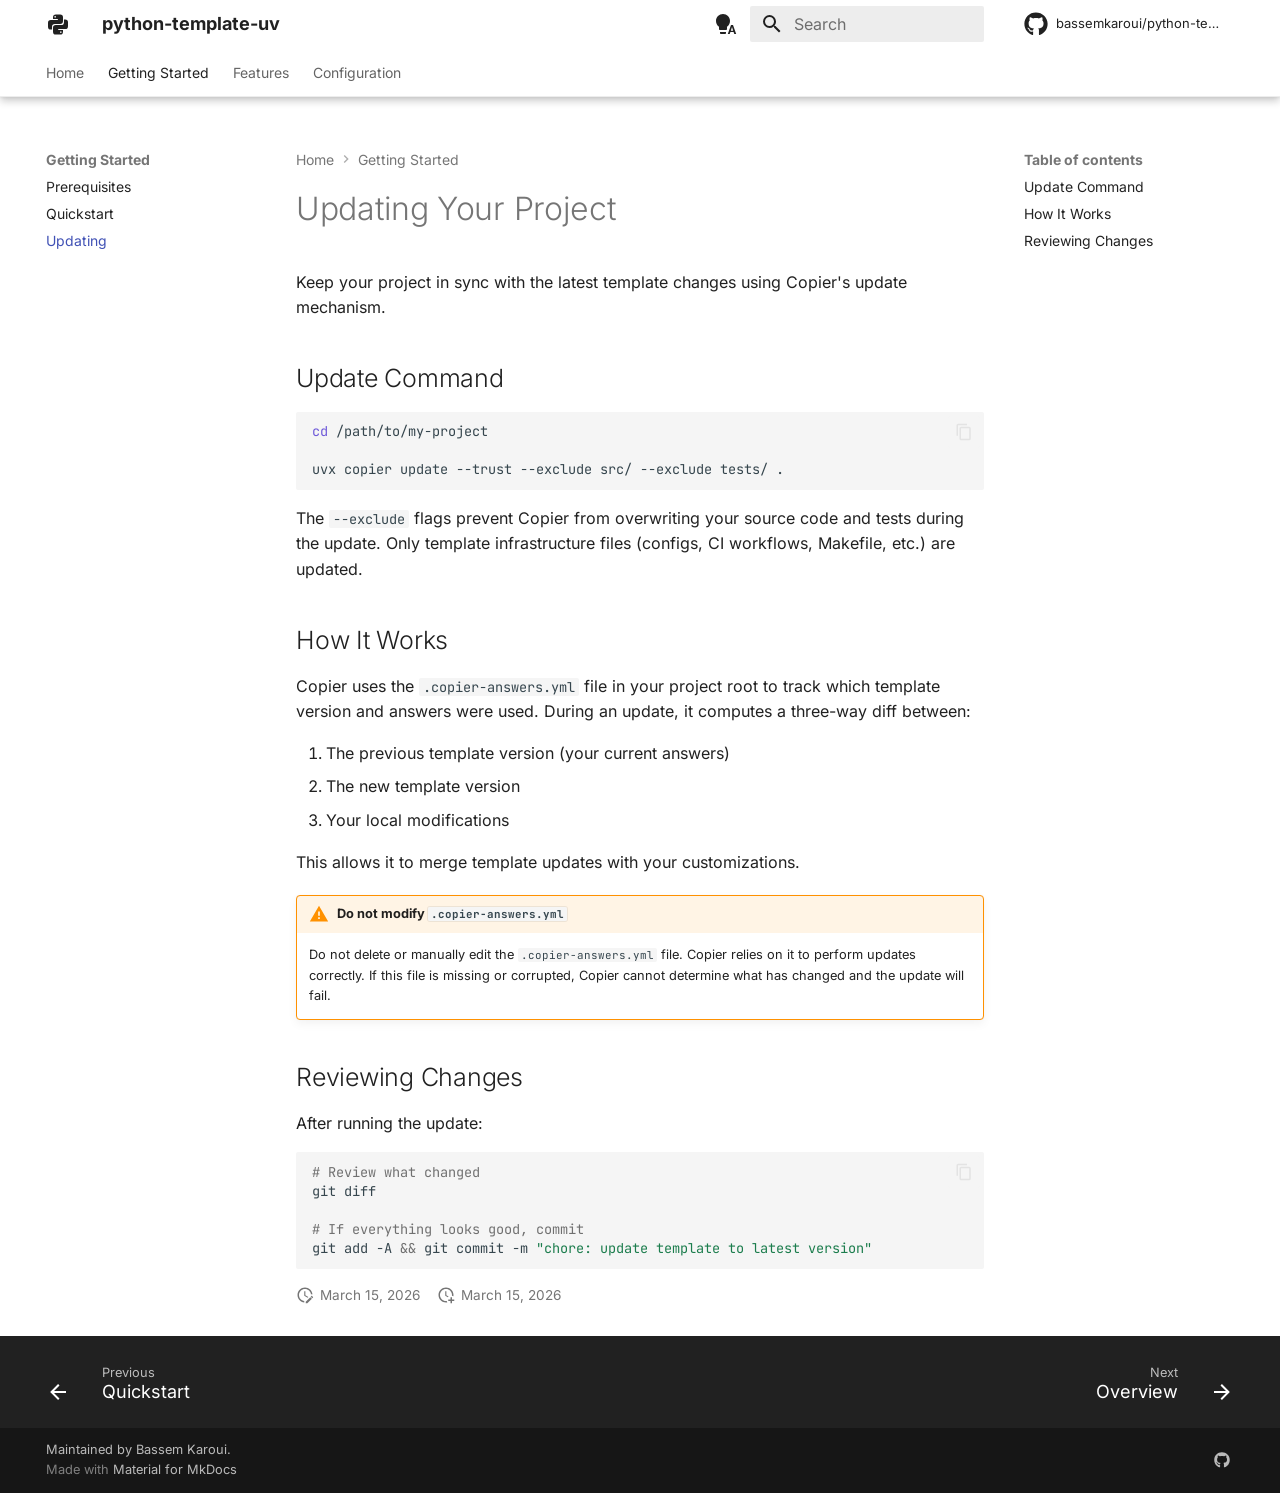
<file: getting-started/updating/index.html>
<!doctype html><html lang=en class=no-js> <head><meta charset=utf-8><meta name=viewport content="width=device-width,initial-scale=1"><meta name=description content="A Copier-powered template for creating Python packages managed with uv."><meta name=author content="Bassem Karoui"><link href="https://bassemkaroui.github.io/python-template-uv/getting-started/updating/" rel="canonical"><link href=../quickstart/ rel=prev><link href=../../features/overview/ rel=next><link rel=icon href=../../assets/images/favicon.png><meta name=generator content="mkdocs-1.6.1, mkdocs-material-9.7.5"><title>Updating - python-template-uv</title><link rel=stylesheet href=../../assets/stylesheets/main.484c7ddc.min.css><link rel=stylesheet href=../../assets/stylesheets/palette.ab4e12ef.min.css><link rel="stylesheet" href="../../assets/external/fonts.googleapis.com/css.56f7ac64.css"><style>:root{--md-text-font:"Inter";--md-code-font:"JetBrains Mono"}</style><link rel=stylesheet href=../../css/overrides.css><script>__md_scope=new URL("../..",location),__md_hash=e=>[...e].reduce(((e,_)=>(e<<5)-e+_.charCodeAt(0)),0),__md_get=(e,_=localStorage,t=__md_scope)=>JSON.parse(_.getItem(t.pathname+"."+e)),__md_set=(e,_,t=localStorage,a=__md_scope)=>{try{t.setItem(a.pathname+"."+e,JSON.stringify(_))}catch(e){}}</script><meta property=og:type content=website><meta property=og:title content="Updating - python-template-uv"><meta property=og:description content="A Copier-powered template for creating Python packages managed with uv."><meta property=og:image content=https://bassemkaroui.github.io/python-template-uv/assets/images/social/getting-started/updating.png><meta property=og:image:type content=image/png><meta property=og:image:width content=1200><meta property=og:image:height content=630><meta content=https://bassemkaroui.github.io/python-template-uv/getting-started/updating/ property=og:url><meta property=twitter:card content=summary_large_image><meta property=twitter:title content="Updating - python-template-uv"><meta property=twitter:description content="A Copier-powered template for creating Python packages managed with uv."><meta property=twitter:image content=https://bassemkaroui.github.io/python-template-uv/assets/images/social/getting-started/updating.png></head> <body dir=ltr data-md-color-scheme=default data-md-color-primary=indigo data-md-color-accent=indigo> <input class=md-toggle data-md-toggle=drawer type=checkbox id=__drawer autocomplete=off> <input class=md-toggle data-md-toggle=search type=checkbox id=__search autocomplete=off> <label class=md-overlay for=__drawer></label> <div data-md-component=skip> <a href=#updating-your-project class=md-skip> Skip to content </a> </div> <div data-md-component=announce> </div> <header class="md-header md-header--shadow md-header--lifted" data-md-component=header> <nav class="md-header__inner md-grid" aria-label=Header> <a href=../.. title=python-template-uv class="md-header__button md-logo" aria-label=python-template-uv data-md-component=logo> <svg xmlns=http://www.w3.org/2000/svg viewbox="0 0 24 24"><path d="M19.14 7.5A2.86 2.86 0 0 1 22 10.36v3.78A2.86 2.86 0 0 1 19.14 17H12c0 .39.32.96.71.96H17v1.68a2.86 2.86 0 0 1-2.86 2.86H9.86A2.86 2.86 0 0 1 7 19.64v-3.75a2.85 2.85 0 0 1 2.86-2.85h5.25a2.85 2.85 0 0 0 2.85-2.86V7.5zm-4.28 11.79c-.4 0-.72.3-.72.89s.32.71.72.71a.71.71 0 0 0 .71-.71c0-.59-.32-.89-.71-.89m-10-1.79A2.86 2.86 0 0 1 2 14.64v-3.78A2.86 2.86 0 0 1 4.86 8H12c0-.39-.32-.96-.71-.96H7V5.36A2.86 2.86 0 0 1 9.86 2.5h4.28A2.86 2.86 0 0 1 17 5.36v3.75a2.85 2.85 0 0 1-2.86 2.85H8.89a2.85 2.85 0 0 0-2.85 2.86v2.68zM9.14 5.71c.4 0 .72-.3.72-.89s-.32-.71-.72-.71c-.39 0-.71.12-.71.71s.32.89.71.89"/></svg> </a> <label class="md-header__button md-icon" for=__drawer> <svg xmlns=http://www.w3.org/2000/svg viewbox="0 0 24 24"><path d="M3 6h18v2H3zm0 5h18v2H3zm0 5h18v2H3z"/></svg> </label> <div class=md-header__title data-md-component=header-title> <div class=md-header__ellipsis> <div class=md-header__topic> <span class=md-ellipsis> python-template-uv </span> </div> <div class=md-header__topic data-md-component=header-topic> <span class=md-ellipsis> Updating </span> </div> </div> </div> <form class=md-header__option data-md-component=palette> <input class=md-option data-md-color-media=(prefers-color-scheme) data-md-color-scheme=default data-md-color-primary=indigo data-md-color-accent=indigo aria-label="Switch to light mode" type=radio name=__palette id=__palette_0> <label class="md-header__button md-icon" title="Switch to light mode" for=__palette_1 hidden> <svg xmlns=http://www.w3.org/2000/svg viewbox="0 0 24 24"><path d="M9 2C5.13 2 2 5.13 2 9c0 2.38 1.19 4.47 3 5.74V17c0 .55.45 1 1 1h6c.55 0 1-.45 1-1v-2.26c1.81-1.27 3-3.36 3-5.74 0-3.87-3.13-7-7-7M6 21c0 .55.45 1 1 1h4c.55 0 1-.45 1-1v-1H6zm13-8h-2l-3.2 9h1.9l.7-2h3.2l.7 2h1.9zm-2.15 5.65L18 15l1.15 3.65z"/></svg> </label> <input class=md-option data-md-color-media="(prefers-color-scheme: light)" data-md-color-scheme=default data-md-color-primary=white data-md-color-accent=deep-orange aria-label="Switch to dark mode" type=radio name=__palette id=__palette_1> <label class="md-header__button md-icon" title="Switch to dark mode" for=__palette_2 hidden> <svg xmlns=http://www.w3.org/2000/svg viewbox="0 0 24 24"><path d="M12 8a4 4 0 0 0-4 4 4 4 0 0 0 4 4 4 4 0 0 0 4-4 4 4 0 0 0-4-4m0 10a6 6 0 0 1-6-6 6 6 0 0 1 6-6 6 6 0 0 1 6 6 6 6 0 0 1-6 6m8-9.31V4h-4.69L12 .69 8.69 4H4v4.69L.69 12 4 15.31V20h4.69L12 23.31 15.31 20H20v-4.69L23.31 12z"/></svg> </label> <input class=md-option data-md-color-media="(prefers-color-scheme: dark)" data-md-color-scheme=slate data-md-color-primary=black data-md-color-accent=deep-orange aria-label="Switch to system preference" type=radio name=__palette id=__palette_2> <label class="md-header__button md-icon" title="Switch to system preference" for=__palette_0 hidden> <svg xmlns=http://www.w3.org/2000/svg viewbox="0 0 24 24"><path d="M12 18c-.89 0-1.74-.2-2.5-.55C11.56 16.5 13 14.42 13 12s-1.44-4.5-3.5-5.45C10.26 6.2 11.11 6 12 6a6 6 0 0 1 6 6 6 6 0 0 1-6 6m8-9.31V4h-4.69L12 .69 8.69 4H4v4.69L.69 12 4 15.31V20h4.69L12 23.31 15.31 20H20v-4.69L23.31 12z"/></svg> </label> </form> <script>var palette=__md_get("__palette");if(palette&&palette.color){if("(prefers-color-scheme)"===palette.color.media){var media=matchMedia("(prefers-color-scheme: light)"),input=document.querySelector(media.matches?"[data-md-color-media='(prefers-color-scheme: light)']":"[data-md-color-media='(prefers-color-scheme: dark)']");palette.color.media=input.getAttribute("data-md-color-media"),palette.color.scheme=input.getAttribute("data-md-color-scheme"),palette.color.primary=input.getAttribute("data-md-color-primary"),palette.color.accent=input.getAttribute("data-md-color-accent")}for(var[key,value]of Object.entries(palette.color))document.body.setAttribute("data-md-color-"+key,value)}</script> <label class="md-header__button md-icon" for=__search> <svg xmlns=http://www.w3.org/2000/svg viewbox="0 0 24 24"><path d="M9.5 3A6.5 6.5 0 0 1 16 9.5c0 1.61-.59 3.09-1.56 4.23l.27.27h.79l5 5-1.5 1.5-5-5v-.79l-.27-.27A6.52 6.52 0 0 1 9.5 16 6.5 6.5 0 0 1 3 9.5 6.5 6.5 0 0 1 9.5 3m0 2C7 5 5 7 5 9.5S7 14 9.5 14 14 12 14 9.5 12 5 9.5 5"/></svg> </label> <div class=md-search data-md-component=search role=dialog> <label class=md-search__overlay for=__search></label> <div class=md-search__inner role=search> <form class=md-search__form name=search> <input type=text class=md-search__input name=query aria-label=Search placeholder=Search autocapitalize=off autocorrect=off autocomplete=off spellcheck=false data-md-component=search-query required> <label class="md-search__icon md-icon" for=__search> <svg xmlns=http://www.w3.org/2000/svg viewbox="0 0 24 24"><path d="M9.5 3A6.5 6.5 0 0 1 16 9.5c0 1.61-.59 3.09-1.56 4.23l.27.27h.79l5 5-1.5 1.5-5-5v-.79l-.27-.27A6.52 6.52 0 0 1 9.5 16 6.5 6.5 0 0 1 3 9.5 6.5 6.5 0 0 1 9.5 3m0 2C7 5 5 7 5 9.5S7 14 9.5 14 14 12 14 9.5 12 5 9.5 5"/></svg> <svg xmlns=http://www.w3.org/2000/svg viewbox="0 0 24 24"><path d="M20 11v2H8l5.5 5.5-1.42 1.42L4.16 12l7.92-7.92L13.5 5.5 8 11z"/></svg> </label> <nav class=md-search__options aria-label=Search> <a href=javascript:void(0) class="md-search__icon md-icon" title=Share aria-label=Share data-clipboard data-clipboard-text data-md-component=search-share tabindex=-1> <svg xmlns=http://www.w3.org/2000/svg viewbox="0 0 24 24"><path d="M18 16.08c-.76 0-1.44.3-1.96.77L8.91 12.7c.05-.23.09-.46.09-.7s-.04-.47-.09-.7l7.05-4.11c.54.5 1.25.81 2.04.81a3 3 0 0 0 3-3 3 3 0 0 0-3-3 3 3 0 0 0-3 3c0 .24.04.47.09.7L8.04 9.81C7.5 9.31 6.79 9 6 9a3 3 0 0 0-3 3 3 3 0 0 0 3 3c.79 0 1.5-.31 2.04-.81l7.12 4.15c-.05.21-.08.43-.08.66 0 1.61 1.31 2.91 2.92 2.91s2.92-1.3 2.92-2.91A2.92 2.92 0 0 0 18 16.08"/></svg> </a> <button type=reset class="md-search__icon md-icon" title=Clear aria-label=Clear tabindex=-1> <svg xmlns=http://www.w3.org/2000/svg viewbox="0 0 24 24"><path d="M19 6.41 17.59 5 12 10.59 6.41 5 5 6.41 10.59 12 5 17.59 6.41 19 12 13.41 17.59 19 19 17.59 13.41 12z"/></svg> </button> </nav> <div class=md-search__suggest data-md-component=search-suggest></div> </form> <div class=md-search__output> <div class=md-search__scrollwrap tabindex=0 data-md-scrollfix> <div class=md-search-result data-md-component=search-result> <div class=md-search-result__meta> Initializing search </div> <ol class=md-search-result__list role=presentation></ol> </div> </div> </div> </div> </div> <div class=md-header__source> <a href="https://github.com/bassemkaroui/python-template-uv" title="Go to repository" class="md-source" data-md-component="source"> <div class="md-source__icon md-icon"> <svg xmlns=http://www.w3.org/2000/svg viewbox="0 0 512 512"><!-- Font Awesome Free 7.1.0 by @fontawesome - https://fontawesome.com License - https://fontawesome.com/license/free (Icons: CC BY 4.0, Fonts: SIL OFL 1.1, Code: MIT License) Copyright 2025 Fonticons, Inc.--><path d="M173.9 397.4c0 2-2.3 3.6-5.2 3.6-3.3.3-5.6-1.3-5.6-3.6 0-2 2.3-3.6 5.2-3.6 3-.3 5.6 1.3 5.6 3.6m-31.1-4.5c-.7 2 1.3 4.3 4.3 4.9 2.6 1 5.6 0 6.2-2s-1.3-4.3-4.3-5.2c-2.6-.7-5.5.3-6.2 2.3m44.2-1.7c-2.9.7-4.9 2.6-4.6 4.9.3 2 2.9 3.3 5.9 2.6 2.9-.7 4.9-2.6 4.6-4.6-.3-1.9-3-3.2-5.9-2.9M252.8 8C114.1 8 8 113.3 8 252c0 110.9 69.8 205.8 169.5 239.2 12.8 2.3 17.3-5.6 17.3-12.1 0-6.2-.3-40.4-.3-61.4 0 0-70 15-84.7-29.8 0 0-11.4-29.1-27.8-36.6 0 0-22.9-15.7 1.6-15.4 0 0 24.9 2 38.6 25.8 21.9 38.6 58.6 27.5 72.9 20.9 2.3-16 8.8-27.1 16-33.7-55.9-6.2-112.3-14.3-112.3-110.5 0-27.5 7.6-41.3 23.6-58.9-2.6-6.5-11.1-33.3 2.6-67.9 20.9-6.5 69 27 69 27 20-5.6 41.5-8.5 62.8-8.5s42.8 2.9 62.8 8.5c0 0 48.1-33.6 69-27 13.7 34.7 5.2 61.4 2.6 67.9 16 17.7 25.8 31.5 25.8 58.9 0 96.5-58.9 104.2-114.8 110.5 9.2 7.9 17 22.9 17 46.4 0 33.7-.3 75.4-.3 83.6 0 6.5 4.6 14.4 17.3 12.1C436.2 457.8 504 362.9 504 252 504 113.3 391.5 8 252.8 8M105.2 352.9c-1.3 1-1 3.3.7 5.2 1.6 1.6 3.9 2.3 5.2 1 1.3-1 1-3.3-.7-5.2-1.6-1.6-3.9-2.3-5.2-1m-10.8-8.1c-.7 1.3.3 2.9 2.3 3.9 1.6 1 3.6.7 4.3-.7.7-1.3-.3-2.9-2.3-3.9-2-.6-3.6-.3-4.3.7m32.4 35.6c-1.6 1.3-1 4.3 1.3 6.2 2.3 2.3 5.2 2.6 6.5 1 1.3-1.3.7-4.3-1.3-6.2-2.2-2.3-5.2-2.6-6.5-1m-11.4-14.7c-1.6 1-1.6 3.6 0 5.9s4.3 3.3 5.6 2.3c1.6-1.3 1.6-3.9 0-6.2-1.4-2.3-4-3.3-5.6-2"/></svg> </div> <div class=md-source__repository> bassemkaroui/python-template-uv </div> </a> </div> </nav> <nav class=md-tabs aria-label=Tabs data-md-component=tabs> <div class=md-grid> <ul class=md-tabs__list> <li class=md-tabs__item> <a href=../.. class=md-tabs__link> Home </a> </li> <li class="md-tabs__item md-tabs__item--active"> <a href=../prerequisites/ class=md-tabs__link> Getting Started </a> </li> <li class=md-tabs__item> <a href=../../features/overview/ class=md-tabs__link> Features </a> </li> <li class=md-tabs__item> <a href=../../configuration/variables/ class=md-tabs__link> Configuration </a> </li> </ul> </div> </nav> </header> <div class=md-container data-md-component=container> <main class=md-main data-md-component=main> <div class="md-main__inner md-grid"> <div class="md-sidebar md-sidebar--primary" data-md-component=sidebar data-md-type=navigation> <div class=md-sidebar__scrollwrap> <div class=md-sidebar__inner> <nav class="md-nav md-nav--primary md-nav--lifted" aria-label=Navigation data-md-level=0> <label class=md-nav__title for=__drawer> <a href=../.. title=python-template-uv class="md-nav__button md-logo" aria-label=python-template-uv data-md-component=logo> <svg xmlns=http://www.w3.org/2000/svg viewbox="0 0 24 24"><path d="M19.14 7.5A2.86 2.86 0 0 1 22 10.36v3.78A2.86 2.86 0 0 1 19.14 17H12c0 .39.32.96.71.96H17v1.68a2.86 2.86 0 0 1-2.86 2.86H9.86A2.86 2.86 0 0 1 7 19.64v-3.75a2.85 2.85 0 0 1 2.86-2.85h5.25a2.85 2.85 0 0 0 2.85-2.86V7.5zm-4.28 11.79c-.4 0-.72.3-.72.89s.32.71.72.71a.71.71 0 0 0 .71-.71c0-.59-.32-.89-.71-.89m-10-1.79A2.86 2.86 0 0 1 2 14.64v-3.78A2.86 2.86 0 0 1 4.86 8H12c0-.39-.32-.96-.71-.96H7V5.36A2.86 2.86 0 0 1 9.86 2.5h4.28A2.86 2.86 0 0 1 17 5.36v3.75a2.85 2.85 0 0 1-2.86 2.85H8.89a2.85 2.85 0 0 0-2.85 2.86v2.68zM9.14 5.71c.4 0 .72-.3.72-.89s-.32-.71-.72-.71c-.39 0-.71.12-.71.71s.32.89.71.89"/></svg> </a> python-template-uv </label> <div class=md-nav__source> <a href="https://github.com/bassemkaroui/python-template-uv" title="Go to repository" class="md-source" data-md-component="source"> <div class="md-source__icon md-icon"> <svg xmlns=http://www.w3.org/2000/svg viewbox="0 0 512 512"><!-- Font Awesome Free 7.1.0 by @fontawesome - https://fontawesome.com License - https://fontawesome.com/license/free (Icons: CC BY 4.0, Fonts: SIL OFL 1.1, Code: MIT License) Copyright 2025 Fonticons, Inc.--><path d="M173.9 397.4c0 2-2.3 3.6-5.2 3.6-3.3.3-5.6-1.3-5.6-3.6 0-2 2.3-3.6 5.2-3.6 3-.3 5.6 1.3 5.6 3.6m-31.1-4.5c-.7 2 1.3 4.3 4.3 4.9 2.6 1 5.6 0 6.2-2s-1.3-4.3-4.3-5.2c-2.6-.7-5.5.3-6.2 2.3m44.2-1.7c-2.9.7-4.9 2.6-4.6 4.9.3 2 2.9 3.3 5.9 2.6 2.9-.7 4.9-2.6 4.6-4.6-.3-1.9-3-3.2-5.9-2.9M252.8 8C114.1 8 8 113.3 8 252c0 110.9 69.8 205.8 169.5 239.2 12.8 2.3 17.3-5.6 17.3-12.1 0-6.2-.3-40.4-.3-61.4 0 0-70 15-84.7-29.8 0 0-11.4-29.1-27.8-36.6 0 0-22.9-15.7 1.6-15.4 0 0 24.9 2 38.6 25.8 21.9 38.6 58.6 27.5 72.9 20.9 2.3-16 8.8-27.1 16-33.7-55.9-6.2-112.3-14.3-112.3-110.5 0-27.5 7.6-41.3 23.6-58.9-2.6-6.5-11.1-33.3 2.6-67.9 20.9-6.5 69 27 69 27 20-5.6 41.5-8.5 62.8-8.5s42.8 2.9 62.8 8.5c0 0 48.1-33.6 69-27 13.7 34.7 5.2 61.4 2.6 67.9 16 17.7 25.8 31.5 25.8 58.9 0 96.5-58.9 104.2-114.8 110.5 9.2 7.9 17 22.9 17 46.4 0 33.7-.3 75.4-.3 83.6 0 6.5 4.6 14.4 17.3 12.1C436.2 457.8 504 362.9 504 252 504 113.3 391.5 8 252.8 8M105.2 352.9c-1.3 1-1 3.3.7 5.2 1.6 1.6 3.9 2.3 5.2 1 1.3-1 1-3.3-.7-5.2-1.6-1.6-3.9-2.3-5.2-1m-10.8-8.1c-.7 1.3.3 2.9 2.3 3.9 1.6 1 3.6.7 4.3-.7.7-1.3-.3-2.9-2.3-3.9-2-.6-3.6-.3-4.3.7m32.4 35.6c-1.6 1.3-1 4.3 1.3 6.2 2.3 2.3 5.2 2.6 6.5 1 1.3-1.3.7-4.3-1.3-6.2-2.2-2.3-5.2-2.6-6.5-1m-11.4-14.7c-1.6 1-1.6 3.6 0 5.9s4.3 3.3 5.6 2.3c1.6-1.3 1.6-3.9 0-6.2-1.4-2.3-4-3.3-5.6-2"/></svg> </div> <div class=md-source__repository> bassemkaroui/python-template-uv </div> </a> </div> <ul class=md-nav__list data-md-scrollfix> <li class=md-nav__item> <a href=../.. class=md-nav__link> <span class=md-ellipsis> Home </span> </a> </li> <li class="md-nav__item md-nav__item--active md-nav__item--section md-nav__item--nested"> <input class="md-nav__toggle md-toggle " type=checkbox id=__nav_2 checked> <label class=md-nav__link for=__nav_2 id=__nav_2_label tabindex> <span class=md-ellipsis> Getting Started </span> <span class="md-nav__icon md-icon"></span> </label> <nav class=md-nav data-md-level=1 aria-labelledby=__nav_2_label aria-expanded=true> <label class=md-nav__title for=__nav_2> <span class="md-nav__icon md-icon"></span> Getting Started </label> <ul class=md-nav__list data-md-scrollfix> <li class=md-nav__item> <a href=../prerequisites/ class=md-nav__link> <span class=md-ellipsis> Prerequisites </span> </a> </li> <li class=md-nav__item> <a href=../quickstart/ class=md-nav__link> <span class=md-ellipsis> Quickstart </span> </a> </li> <li class="md-nav__item md-nav__item--active"> <input class="md-nav__toggle md-toggle" type=checkbox id=__toc> <label class="md-nav__link md-nav__link--active" for=__toc> <span class=md-ellipsis> Updating </span> <span class="md-nav__icon md-icon"></span> </label> <a href=./ class="md-nav__link md-nav__link--active"> <span class=md-ellipsis> Updating </span> </a> <nav class="md-nav md-nav--secondary" aria-label="Table of contents"> <label class=md-nav__title for=__toc> <span class="md-nav__icon md-icon"></span> Table of contents </label> <ul class=md-nav__list data-md-component=toc data-md-scrollfix> <li class=md-nav__item> <a href=#update-command class=md-nav__link> <span class=md-ellipsis> Update Command </span> </a> </li> <li class=md-nav__item> <a href=#how-it-works class=md-nav__link> <span class=md-ellipsis> How It Works </span> </a> </li> <li class=md-nav__item> <a href=#reviewing-changes class=md-nav__link> <span class=md-ellipsis> Reviewing Changes </span> </a> </li> </ul> </nav> </li> </ul> </nav> </li> <li class="md-nav__item md-nav__item--nested"> <input class="md-nav__toggle md-toggle " type=checkbox id=__nav_3> <label class=md-nav__link for=__nav_3 id=__nav_3_label tabindex=0> <span class=md-ellipsis> Features </span> <span class="md-nav__icon md-icon"></span> </label> <nav class=md-nav data-md-level=1 aria-labelledby=__nav_3_label aria-expanded=false> <label class=md-nav__title for=__nav_3> <span class="md-nav__icon md-icon"></span> Features </label> <ul class=md-nav__list data-md-scrollfix> <li class=md-nav__item> <a href=../../features/overview/ class=md-nav__link> <span class=md-ellipsis> Overview </span> </a> </li> <li class=md-nav__item> <a href=../../features/task-runner/ class=md-nav__link> <span class=md-ellipsis> Task Runner </span> </a> </li> <li class=md-nav__item> <a href=../../features/quality-tools/ class=md-nav__link> <span class=md-ellipsis> Quality Tools </span> </a> </li> <li class=md-nav__item> <a href=../../features/testing/ class=md-nav__link> <span class=md-ellipsis> Testing </span> </a> </li> <li class=md-nav__item> <a href=../../features/documentation/ class=md-nav__link> <span class=md-ellipsis> Documentation </span> </a> </li> <li class=md-nav__item> <a href=../../features/docker/ class=md-nav__link> <span class=md-ellipsis> Docker </span> </a> </li> <li class=md-nav__item> <a href=../../features/ci-cd/ class=md-nav__link> <span class=md-ellipsis> CI/CD </span> </a> </li> <li class=md-nav__item> <a href=../../features/optional/ class=md-nav__link> <span class=md-ellipsis> Optional Features </span> </a> </li> </ul> </nav> </li> <li class="md-nav__item md-nav__item--nested"> <input class="md-nav__toggle md-toggle " type=checkbox id=__nav_4> <label class=md-nav__link for=__nav_4 id=__nav_4_label tabindex=0> <span class=md-ellipsis> Configuration </span> <span class="md-nav__icon md-icon"></span> </label> <nav class=md-nav data-md-level=1 aria-labelledby=__nav_4_label aria-expanded=false> <label class=md-nav__title for=__nav_4> <span class="md-nav__icon md-icon"></span> Configuration </label> <ul class=md-nav__list data-md-scrollfix> <li class=md-nav__item> <a href=../../configuration/variables/ class=md-nav__link> <span class=md-ellipsis> Template Variables </span> </a> </li> </ul> </nav> </li> </ul> </nav> </div> </div> </div> <div class="md-sidebar md-sidebar--secondary" data-md-component=sidebar data-md-type=toc> <div class=md-sidebar__scrollwrap> <div class=md-sidebar__inner> <nav class="md-nav md-nav--secondary" aria-label="Table of contents"> <label class=md-nav__title for=__toc> <span class="md-nav__icon md-icon"></span> Table of contents </label> <ul class=md-nav__list data-md-component=toc data-md-scrollfix> <li class=md-nav__item> <a href=#update-command class=md-nav__link> <span class=md-ellipsis> Update Command </span> </a> </li> <li class=md-nav__item> <a href=#how-it-works class=md-nav__link> <span class=md-ellipsis> How It Works </span> </a> </li> <li class=md-nav__item> <a href=#reviewing-changes class=md-nav__link> <span class=md-ellipsis> Reviewing Changes </span> </a> </li> </ul> </nav> </div> </div> </div> <div class=md-content data-md-component=content> <nav class=md-path aria-label=Navigation> <ol class=md-path__list> <li class=md-path__item> <a href=../.. class=md-path__link> <span class=md-ellipsis> Home </span> </a> </li> <li class=md-path__item> <a href=../prerequisites/ class=md-path__link> <span class=md-ellipsis> Getting Started </span> </a> </li> </ol> </nav> <article class="md-content__inner md-typeset"> <h1 id=updating-your-project>Updating Your Project<a class=headerlink href=#updating-your-project title="Permanent link">&para;</a></h1> <p>Keep your project in sync with the latest template changes using Copier's update mechanism.</p> <h2 id=update-command>Update Command<a class=headerlink href=#update-command title="Permanent link">&para;</a></h2> <div class=highlight><pre><span></span><code><a id=__codelineno-0-1 name=__codelineno-0-1 href=#__codelineno-0-1></a><span class=nb>cd</span><span class=w> </span>/path/to/my-project
<a id=__codelineno-0-2 name=__codelineno-0-2 href=#__codelineno-0-2></a>
<a id=__codelineno-0-3 name=__codelineno-0-3 href=#__codelineno-0-3></a>uvx<span class=w> </span>copier<span class=w> </span>update<span class=w> </span>--trust<span class=w> </span>--exclude<span class=w> </span>src/<span class=w> </span>--exclude<span class=w> </span>tests/<span class=w> </span>.
</code></pre></div> <p>The <code>--exclude</code> flags prevent Copier from overwriting your source code and tests during the update. Only template infrastructure files (configs, CI workflows, Makefile, etc.) are updated.</p> <h2 id=how-it-works>How It Works<a class=headerlink href=#how-it-works title="Permanent link">&para;</a></h2> <p>Copier uses the <code>.copier-answers.yml</code> file in your project root to track which template version and answers were used. During an update, it computes a three-way diff between:</p> <ol> <li>The previous template version (your current answers)</li> <li>The new template version</li> <li>Your local modifications</li> </ol> <p>This allows it to merge template updates with your customizations.</p> <div class="admonition warning"> <p class=admonition-title>Do not modify <code>.copier-answers.yml</code></p> <p>Do not delete or manually edit the <code>.copier-answers.yml</code> file. Copier relies on it to perform updates correctly. If this file is missing or corrupted, Copier cannot determine what has changed and the update will fail.</p> </div> <h2 id=reviewing-changes>Reviewing Changes<a class=headerlink href=#reviewing-changes title="Permanent link">&para;</a></h2> <p>After running the update:</p> <div class=highlight><pre><span></span><code><a id=__codelineno-1-1 name=__codelineno-1-1 href=#__codelineno-1-1></a><span class=c1># Review what changed</span>
<a id=__codelineno-1-2 name=__codelineno-1-2 href=#__codelineno-1-2></a>git<span class=w> </span>diff
<a id=__codelineno-1-3 name=__codelineno-1-3 href=#__codelineno-1-3></a>
<a id=__codelineno-1-4 name=__codelineno-1-4 href=#__codelineno-1-4></a><span class=c1># If everything looks good, commit</span>
<a id=__codelineno-1-5 name=__codelineno-1-5 href=#__codelineno-1-5></a>git<span class=w> </span>add<span class=w> </span>-A<span class=w> </span><span class=o>&amp;&amp;</span><span class=w> </span>git<span class=w> </span>commit<span class=w> </span>-m<span class=w> </span><span class=s2>&quot;chore: update template to latest version&quot;</span>
</code></pre></div> <aside class=md-source-file> <span class=md-source-file__fact> <span class=md-icon title="Last update"> <svg xmlns=http://www.w3.org/2000/svg viewbox="0 0 24 24"><path d="M21 13.1c-.1 0-.3.1-.4.2l-1 1 2.1 2.1 1-1c.2-.2.2-.6 0-.8l-1.3-1.3c-.1-.1-.2-.2-.4-.2m-1.9 1.8-6.1 6V23h2.1l6.1-6.1zM12.5 7v5.2l4 2.4-1 1L11 13V7zM11 21.9c-5.1-.5-9-4.8-9-9.9C2 6.5 6.5 2 12 2c5.3 0 9.6 4.1 10 9.3-.3-.1-.6-.2-1-.2s-.7.1-1 .2C19.6 7.2 16.2 4 12 4c-4.4 0-8 3.6-8 8 0 4.1 3.1 7.5 7.1 7.9l-.1.2z"/></svg> </span> <span class="git-revision-date-localized-plugin git-revision-date-localized-plugin-date" title="March 15, 2026 14:25:08 UTC">March 15, 2026</span> </span> <span class=md-source-file__fact> <span class=md-icon title=Created> <svg xmlns=http://www.w3.org/2000/svg viewbox="0 0 24 24"><path d="M14.47 15.08 11 13V7h1.5v5.25l3.08 1.83c-.41.28-.79.62-1.11 1m-1.39 4.84c-.36.05-.71.08-1.08.08-4.42 0-8-3.58-8-8s3.58-8 8-8 8 3.58 8 8c0 .37-.03.72-.08 1.08.69.1 1.33.32 1.92.64.1-.56.16-1.13.16-1.72 0-5.5-4.5-10-10-10S2 6.5 2 12s4.47 10 10 10c.59 0 1.16-.06 1.72-.16-.32-.59-.54-1.23-.64-1.92M18 15v3h-3v2h3v3h2v-3h3v-2h-3v-3z"/></svg> </span> <span class="git-revision-date-localized-plugin git-revision-date-localized-plugin-date" title="March 15, 2026 14:25:08 UTC">March 15, 2026</span> </span> </aside> </article> </div> <script>var tabs=__md_get("__tabs");if(Array.isArray(tabs))e:for(var set of document.querySelectorAll(".tabbed-set")){var labels=set.querySelector(".tabbed-labels");for(var tab of tabs)for(var label of labels.getElementsByTagName("label"))if(label.innerText.trim()===tab){var input=document.getElementById(label.htmlFor);input.checked=!0;continue e}}</script> <script>var target=document.getElementById(location.hash.slice(1));target&&target.name&&(target.checked=target.name.startsWith("__tabbed_"))</script> </div> <button type=button class="md-top md-icon" data-md-component=top hidden> <svg xmlns=http://www.w3.org/2000/svg viewbox="0 0 24 24"><path d="M13 20h-2V8l-5.5 5.5-1.42-1.42L12 4.16l7.92 7.92-1.42 1.42L13 8z"/></svg> Back to top </button> </main> <footer class=md-footer> <nav class="md-footer__inner md-grid" aria-label=Footer> <a href=../quickstart/ class="md-footer__link md-footer__link--prev" aria-label="Previous: Quickstart"> <div class="md-footer__button md-icon"> <svg xmlns=http://www.w3.org/2000/svg viewbox="0 0 24 24"><path d="M20 11v2H8l5.5 5.5-1.42 1.42L4.16 12l7.92-7.92L13.5 5.5 8 11z"/></svg> </div> <div class=md-footer__title> <span class=md-footer__direction> Previous </span> <div class=md-ellipsis> Quickstart </div> </div> </a> <a href=../../features/overview/ class="md-footer__link md-footer__link--next" aria-label="Next: Overview"> <div class=md-footer__title> <span class=md-footer__direction> Next </span> <div class=md-ellipsis> Overview </div> </div> <div class="md-footer__button md-icon"> <svg xmlns=http://www.w3.org/2000/svg viewbox="0 0 24 24"><path d="M4 11v2h12l-5.5 5.5 1.42 1.42L19.84 12l-7.92-7.92L10.5 5.5 16 11z"/></svg> </div> </a> </nav> <div class="md-footer-meta md-typeset"> <div class="md-footer-meta__inner md-grid"> <div class=md-copyright> <div class=md-copyright__highlight> Maintained by <a href="https://github.com/bassemkaroui">Bassem Karoui</a>. </div> Made with <a href="https://squidfunk.github.io/mkdocs-material/" target="_blank" rel="noopener"> Material for MkDocs </a> </div> <div class=md-social> <a href="https://github.com/bassemkaroui/python-template-uv" target="_blank" rel="noopener" title="github.com" class="md-social__link"> <svg xmlns=http://www.w3.org/2000/svg viewbox="0 0 512 512"><!-- Font Awesome Free 7.1.0 by @fontawesome - https://fontawesome.com License - https://fontawesome.com/license/free (Icons: CC BY 4.0, Fonts: SIL OFL 1.1, Code: MIT License) Copyright 2025 Fonticons, Inc.--><path d="M173.9 397.4c0 2-2.3 3.6-5.2 3.6-3.3.3-5.6-1.3-5.6-3.6 0-2 2.3-3.6 5.2-3.6 3-.3 5.6 1.3 5.6 3.6m-31.1-4.5c-.7 2 1.3 4.3 4.3 4.9 2.6 1 5.6 0 6.2-2s-1.3-4.3-4.3-5.2c-2.6-.7-5.5.3-6.2 2.3m44.2-1.7c-2.9.7-4.9 2.6-4.6 4.9.3 2 2.9 3.3 5.9 2.6 2.9-.7 4.9-2.6 4.6-4.6-.3-1.9-3-3.2-5.9-2.9M252.8 8C114.1 8 8 113.3 8 252c0 110.9 69.8 205.8 169.5 239.2 12.8 2.3 17.3-5.6 17.3-12.1 0-6.2-.3-40.4-.3-61.4 0 0-70 15-84.7-29.8 0 0-11.4-29.1-27.8-36.6 0 0-22.9-15.7 1.6-15.4 0 0 24.9 2 38.6 25.8 21.9 38.6 58.6 27.5 72.9 20.9 2.3-16 8.8-27.1 16-33.7-55.9-6.2-112.3-14.3-112.3-110.5 0-27.5 7.6-41.3 23.6-58.9-2.6-6.5-11.1-33.3 2.6-67.9 20.9-6.5 69 27 69 27 20-5.6 41.5-8.5 62.8-8.5s42.8 2.9 62.8 8.5c0 0 48.1-33.6 69-27 13.7 34.7 5.2 61.4 2.6 67.9 16 17.7 25.8 31.5 25.8 58.9 0 96.5-58.9 104.2-114.8 110.5 9.2 7.9 17 22.9 17 46.4 0 33.7-.3 75.4-.3 83.6 0 6.5 4.6 14.4 17.3 12.1C436.2 457.8 504 362.9 504 252 504 113.3 391.5 8 252.8 8M105.2 352.9c-1.3 1-1 3.3.7 5.2 1.6 1.6 3.9 2.3 5.2 1 1.3-1 1-3.3-.7-5.2-1.6-1.6-3.9-2.3-5.2-1m-10.8-8.1c-.7 1.3.3 2.9 2.3 3.9 1.6 1 3.6.7 4.3-.7.7-1.3-.3-2.9-2.3-3.9-2-.6-3.6-.3-4.3.7m32.4 35.6c-1.6 1.3-1 4.3 1.3 6.2 2.3 2.3 5.2 2.6 6.5 1 1.3-1.3.7-4.3-1.3-6.2-2.2-2.3-5.2-2.6-6.5-1m-11.4-14.7c-1.6 1-1.6 3.6 0 5.9s4.3 3.3 5.6 2.3c1.6-1.3 1.6-3.9 0-6.2-1.4-2.3-4-3.3-5.6-2"/></svg> </a> </div> </div> </div> </footer> </div> <div class=md-dialog data-md-component=dialog> <div class="md-dialog__inner md-typeset"></div> </div> <div class=md-progress data-md-component=progress role=progressbar></div> <script id=__config type=application/json>{"annotate": null, "base": "../..", "features": ["navigation.footer", "navigation.indexes", "navigation.instant", "navigation.instant.prefetch", "navigation.instant.progress", "navigation.path", "navigation.tabs", "navigation.tabs.sticky", "navigation.top", "navigation.tracking", "toc.follow", "search.suggest", "search.share", "search.highlight", "content.tabs.link", "content.code.annotate", "content.code.copy", "content.tooltips", "content.footnote.tooltips"], "search": "../../assets/javascripts/workers/search.2c215733.min.js", "tags": null, "translations": {"clipboard.copied": "Copied to clipboard", "clipboard.copy": "Copy to clipboard", "search.result.more.one": "1 more on this page", "search.result.more.other": "# more on this page", "search.result.none": "No matching documents", "search.result.one": "1 matching document", "search.result.other": "# matching documents", "search.result.placeholder": "Type to start searching", "search.result.term.missing": "Missing", "select.version": "Select version"}, "version": null}</script> <script src=../../assets/javascripts/bundle.79ae519e.min.js></script> </body> </html>
</file>
<file: assets/external/fonts.googleapis.com/css.56f7ac64.css>
/* cyrillic-ext */
@font-face {
  font-family: 'Inter';
  font-style: italic;
  font-weight: 300;
  font-display: fallback;
  src: url(../fonts.gstatic.com/s/inter/v20/UcC53FwrK3iLTcvneQg7Ca725JhhKnNqk6L0UUMJng.woff2) format('woff2');
  unicode-range: U+0460-052F, U+1C80-1C8A, U+20B4, U+2DE0-2DFF, U+A640-A69F, U+FE2E-FE2F;
}
/* cyrillic */
@font-face {
  font-family: 'Inter';
  font-style: italic;
  font-weight: 300;
  font-display: fallback;
  src: url(../fonts.gstatic.com/s/inter/v20/UcC53FwrK3iLTcvneQg7Ca725JhhKnNqk6L9UUMJng.woff2) format('woff2');
  unicode-range: U+0301, U+0400-045F, U+0490-0491, U+04B0-04B1, U+2116;
}
/* greek-ext */
@font-face {
  font-family: 'Inter';
  font-style: italic;
  font-weight: 300;
  font-display: fallback;
  src: url(../fonts.gstatic.com/s/inter/v20/UcC53FwrK3iLTcvneQg7Ca725JhhKnNqk6L1UUMJng.woff2) format('woff2');
  unicode-range: U+1F00-1FFF;
}
/* greek */
@font-face {
  font-family: 'Inter';
  font-style: italic;
  font-weight: 300;
  font-display: fallback;
  src: url(../fonts.gstatic.com/s/inter/v20/UcC53FwrK3iLTcvneQg7Ca725JhhKnNqk6L6UUMJng.woff2) format('woff2');
  unicode-range: U+0370-0377, U+037A-037F, U+0384-038A, U+038C, U+038E-03A1, U+03A3-03FF;
}
/* vietnamese */
@font-face {
  font-family: 'Inter';
  font-style: italic;
  font-weight: 300;
  font-display: fallback;
  src: url(../fonts.gstatic.com/s/inter/v20/UcC53FwrK3iLTcvneQg7Ca725JhhKnNqk6L2UUMJng.woff2) format('woff2');
  unicode-range: U+0102-0103, U+0110-0111, U+0128-0129, U+0168-0169, U+01A0-01A1, U+01AF-01B0, U+0300-0301, U+0303-0304, U+0308-0309, U+0323, U+0329, U+1EA0-1EF9, U+20AB;
}
/* latin-ext */
@font-face {
  font-family: 'Inter';
  font-style: italic;
  font-weight: 300;
  font-display: fallback;
  src: url(../fonts.gstatic.com/s/inter/v20/UcC53FwrK3iLTcvneQg7Ca725JhhKnNqk6L3UUMJng.woff2) format('woff2');
  unicode-range: U+0100-02BA, U+02BD-02C5, U+02C7-02CC, U+02CE-02D7, U+02DD-02FF, U+0304, U+0308, U+0329, U+1D00-1DBF, U+1E00-1E9F, U+1EF2-1EFF, U+2020, U+20A0-20AB, U+20AD-20C0, U+2113, U+2C60-2C7F, U+A720-A7FF;
}
/* latin */
@font-face {
  font-family: 'Inter';
  font-style: italic;
  font-weight: 300;
  font-display: fallback;
  src: url(../fonts.gstatic.com/s/inter/v20/UcC53FwrK3iLTcvneQg7Ca725JhhKnNqk6L5UUM.woff2) format('woff2');
  unicode-range: U+0000-00FF, U+0131, U+0152-0153, U+02BB-02BC, U+02C6, U+02DA, U+02DC, U+0304, U+0308, U+0329, U+2000-206F, U+20AC, U+2122, U+2191, U+2193, U+2212, U+2215, U+FEFF, U+FFFD;
}
/* cyrillic-ext */
@font-face {
  font-family: 'Inter';
  font-style: italic;
  font-weight: 400;
  font-display: fallback;
  src: url(../fonts.gstatic.com/s/inter/v20/UcC53FwrK3iLTcvneQg7Ca725JhhKnNqk6L0UUMJng.woff2) format('woff2');
  unicode-range: U+0460-052F, U+1C80-1C8A, U+20B4, U+2DE0-2DFF, U+A640-A69F, U+FE2E-FE2F;
}
/* cyrillic */
@font-face {
  font-family: 'Inter';
  font-style: italic;
  font-weight: 400;
  font-display: fallback;
  src: url(../fonts.gstatic.com/s/inter/v20/UcC53FwrK3iLTcvneQg7Ca725JhhKnNqk6L9UUMJng.woff2) format('woff2');
  unicode-range: U+0301, U+0400-045F, U+0490-0491, U+04B0-04B1, U+2116;
}
/* greek-ext */
@font-face {
  font-family: 'Inter';
  font-style: italic;
  font-weight: 400;
  font-display: fallback;
  src: url(../fonts.gstatic.com/s/inter/v20/UcC53FwrK3iLTcvneQg7Ca725JhhKnNqk6L1UUMJng.woff2) format('woff2');
  unicode-range: U+1F00-1FFF;
}
/* greek */
@font-face {
  font-family: 'Inter';
  font-style: italic;
  font-weight: 400;
  font-display: fallback;
  src: url(../fonts.gstatic.com/s/inter/v20/UcC53FwrK3iLTcvneQg7Ca725JhhKnNqk6L6UUMJng.woff2) format('woff2');
  unicode-range: U+0370-0377, U+037A-037F, U+0384-038A, U+038C, U+038E-03A1, U+03A3-03FF;
}
/* vietnamese */
@font-face {
  font-family: 'Inter';
  font-style: italic;
  font-weight: 400;
  font-display: fallback;
  src: url(../fonts.gstatic.com/s/inter/v20/UcC53FwrK3iLTcvneQg7Ca725JhhKnNqk6L2UUMJng.woff2) format('woff2');
  unicode-range: U+0102-0103, U+0110-0111, U+0128-0129, U+0168-0169, U+01A0-01A1, U+01AF-01B0, U+0300-0301, U+0303-0304, U+0308-0309, U+0323, U+0329, U+1EA0-1EF9, U+20AB;
}
/* latin-ext */
@font-face {
  font-family: 'Inter';
  font-style: italic;
  font-weight: 400;
  font-display: fallback;
  src: url(../fonts.gstatic.com/s/inter/v20/UcC53FwrK3iLTcvneQg7Ca725JhhKnNqk6L3UUMJng.woff2) format('woff2');
  unicode-range: U+0100-02BA, U+02BD-02C5, U+02C7-02CC, U+02CE-02D7, U+02DD-02FF, U+0304, U+0308, U+0329, U+1D00-1DBF, U+1E00-1E9F, U+1EF2-1EFF, U+2020, U+20A0-20AB, U+20AD-20C0, U+2113, U+2C60-2C7F, U+A720-A7FF;
}
/* latin */
@font-face {
  font-family: 'Inter';
  font-style: italic;
  font-weight: 400;
  font-display: fallback;
  src: url(../fonts.gstatic.com/s/inter/v20/UcC53FwrK3iLTcvneQg7Ca725JhhKnNqk6L5UUM.woff2) format('woff2');
  unicode-range: U+0000-00FF, U+0131, U+0152-0153, U+02BB-02BC, U+02C6, U+02DA, U+02DC, U+0304, U+0308, U+0329, U+2000-206F, U+20AC, U+2122, U+2191, U+2193, U+2212, U+2215, U+FEFF, U+FFFD;
}
/* cyrillic-ext */
@font-face {
  font-family: 'Inter';
  font-style: italic;
  font-weight: 700;
  font-display: fallback;
  src: url(../fonts.gstatic.com/s/inter/v20/UcC53FwrK3iLTcvneQg7Ca725JhhKnNqk6L0UUMJng.woff2) format('woff2');
  unicode-range: U+0460-052F, U+1C80-1C8A, U+20B4, U+2DE0-2DFF, U+A640-A69F, U+FE2E-FE2F;
}
/* cyrillic */
@font-face {
  font-family: 'Inter';
  font-style: italic;
  font-weight: 700;
  font-display: fallback;
  src: url(../fonts.gstatic.com/s/inter/v20/UcC53FwrK3iLTcvneQg7Ca725JhhKnNqk6L9UUMJng.woff2) format('woff2');
  unicode-range: U+0301, U+0400-045F, U+0490-0491, U+04B0-04B1, U+2116;
}
/* greek-ext */
@font-face {
  font-family: 'Inter';
  font-style: italic;
  font-weight: 700;
  font-display: fallback;
  src: url(../fonts.gstatic.com/s/inter/v20/UcC53FwrK3iLTcvneQg7Ca725JhhKnNqk6L1UUMJng.woff2) format('woff2');
  unicode-range: U+1F00-1FFF;
}
/* greek */
@font-face {
  font-family: 'Inter';
  font-style: italic;
  font-weight: 700;
  font-display: fallback;
  src: url(../fonts.gstatic.com/s/inter/v20/UcC53FwrK3iLTcvneQg7Ca725JhhKnNqk6L6UUMJng.woff2) format('woff2');
  unicode-range: U+0370-0377, U+037A-037F, U+0384-038A, U+038C, U+038E-03A1, U+03A3-03FF;
}
/* vietnamese */
@font-face {
  font-family: 'Inter';
  font-style: italic;
  font-weight: 700;
  font-display: fallback;
  src: url(../fonts.gstatic.com/s/inter/v20/UcC53FwrK3iLTcvneQg7Ca725JhhKnNqk6L2UUMJng.woff2) format('woff2');
  unicode-range: U+0102-0103, U+0110-0111, U+0128-0129, U+0168-0169, U+01A0-01A1, U+01AF-01B0, U+0300-0301, U+0303-0304, U+0308-0309, U+0323, U+0329, U+1EA0-1EF9, U+20AB;
}
/* latin-ext */
@font-face {
  font-family: 'Inter';
  font-style: italic;
  font-weight: 700;
  font-display: fallback;
  src: url(../fonts.gstatic.com/s/inter/v20/UcC53FwrK3iLTcvneQg7Ca725JhhKnNqk6L3UUMJng.woff2) format('woff2');
  unicode-range: U+0100-02BA, U+02BD-02C5, U+02C7-02CC, U+02CE-02D7, U+02DD-02FF, U+0304, U+0308, U+0329, U+1D00-1DBF, U+1E00-1E9F, U+1EF2-1EFF, U+2020, U+20A0-20AB, U+20AD-20C0, U+2113, U+2C60-2C7F, U+A720-A7FF;
}
/* latin */
@font-face {
  font-family: 'Inter';
  font-style: italic;
  font-weight: 700;
  font-display: fallback;
  src: url(../fonts.gstatic.com/s/inter/v20/UcC53FwrK3iLTcvneQg7Ca725JhhKnNqk6L5UUM.woff2) format('woff2');
  unicode-range: U+0000-00FF, U+0131, U+0152-0153, U+02BB-02BC, U+02C6, U+02DA, U+02DC, U+0304, U+0308, U+0329, U+2000-206F, U+20AC, U+2122, U+2191, U+2193, U+2212, U+2215, U+FEFF, U+FFFD;
}
/* cyrillic-ext */
@font-face {
  font-family: 'Inter';
  font-style: normal;
  font-weight: 300;
  font-display: fallback;
  src: url(../fonts.gstatic.com/s/inter/v20/UcC73FwrK3iLTeHuS_nVMrMxCp50SjIa2JL7SUc.woff2) format('woff2');
  unicode-range: U+0460-052F, U+1C80-1C8A, U+20B4, U+2DE0-2DFF, U+A640-A69F, U+FE2E-FE2F;
}
/* cyrillic */
@font-face {
  font-family: 'Inter';
  font-style: normal;
  font-weight: 300;
  font-display: fallback;
  src: url(../fonts.gstatic.com/s/inter/v20/UcC73FwrK3iLTeHuS_nVMrMxCp50SjIa0ZL7SUc.woff2) format('woff2');
  unicode-range: U+0301, U+0400-045F, U+0490-0491, U+04B0-04B1, U+2116;
}
/* greek-ext */
@font-face {
  font-family: 'Inter';
  font-style: normal;
  font-weight: 300;
  font-display: fallback;
  src: url(../fonts.gstatic.com/s/inter/v20/UcC73FwrK3iLTeHuS_nVMrMxCp50SjIa2ZL7SUc.woff2) format('woff2');
  unicode-range: U+1F00-1FFF;
}
/* greek */
@font-face {
  font-family: 'Inter';
  font-style: normal;
  font-weight: 300;
  font-display: fallback;
  src: url(../fonts.gstatic.com/s/inter/v20/UcC73FwrK3iLTeHuS_nVMrMxCp50SjIa1pL7SUc.woff2) format('woff2');
  unicode-range: U+0370-0377, U+037A-037F, U+0384-038A, U+038C, U+038E-03A1, U+03A3-03FF;
}
/* vietnamese */
@font-face {
  font-family: 'Inter';
  font-style: normal;
  font-weight: 300;
  font-display: fallback;
  src: url(../fonts.gstatic.com/s/inter/v20/UcC73FwrK3iLTeHuS_nVMrMxCp50SjIa2pL7SUc.woff2) format('woff2');
  unicode-range: U+0102-0103, U+0110-0111, U+0128-0129, U+0168-0169, U+01A0-01A1, U+01AF-01B0, U+0300-0301, U+0303-0304, U+0308-0309, U+0323, U+0329, U+1EA0-1EF9, U+20AB;
}
/* latin-ext */
@font-face {
  font-family: 'Inter';
  font-style: normal;
  font-weight: 300;
  font-display: fallback;
  src: url(../fonts.gstatic.com/s/inter/v20/UcC73FwrK3iLTeHuS_nVMrMxCp50SjIa25L7SUc.woff2) format('woff2');
  unicode-range: U+0100-02BA, U+02BD-02C5, U+02C7-02CC, U+02CE-02D7, U+02DD-02FF, U+0304, U+0308, U+0329, U+1D00-1DBF, U+1E00-1E9F, U+1EF2-1EFF, U+2020, U+20A0-20AB, U+20AD-20C0, U+2113, U+2C60-2C7F, U+A720-A7FF;
}
/* latin */
@font-face {
  font-family: 'Inter';
  font-style: normal;
  font-weight: 300;
  font-display: fallback;
  src: url(../fonts.gstatic.com/s/inter/v20/UcC73FwrK3iLTeHuS_nVMrMxCp50SjIa1ZL7.woff2) format('woff2');
  unicode-range: U+0000-00FF, U+0131, U+0152-0153, U+02BB-02BC, U+02C6, U+02DA, U+02DC, U+0304, U+0308, U+0329, U+2000-206F, U+20AC, U+2122, U+2191, U+2193, U+2212, U+2215, U+FEFF, U+FFFD;
}
/* cyrillic-ext */
@font-face {
  font-family: 'Inter';
  font-style: normal;
  font-weight: 400;
  font-display: fallback;
  src: url(../fonts.gstatic.com/s/inter/v20/UcC73FwrK3iLTeHuS_nVMrMxCp50SjIa2JL7SUc.woff2) format('woff2');
  unicode-range: U+0460-052F, U+1C80-1C8A, U+20B4, U+2DE0-2DFF, U+A640-A69F, U+FE2E-FE2F;
}
/* cyrillic */
@font-face {
  font-family: 'Inter';
  font-style: normal;
  font-weight: 400;
  font-display: fallback;
  src: url(../fonts.gstatic.com/s/inter/v20/UcC73FwrK3iLTeHuS_nVMrMxCp50SjIa0ZL7SUc.woff2) format('woff2');
  unicode-range: U+0301, U+0400-045F, U+0490-0491, U+04B0-04B1, U+2116;
}
/* greek-ext */
@font-face {
  font-family: 'Inter';
  font-style: normal;
  font-weight: 400;
  font-display: fallback;
  src: url(../fonts.gstatic.com/s/inter/v20/UcC73FwrK3iLTeHuS_nVMrMxCp50SjIa2ZL7SUc.woff2) format('woff2');
  unicode-range: U+1F00-1FFF;
}
/* greek */
@font-face {
  font-family: 'Inter';
  font-style: normal;
  font-weight: 400;
  font-display: fallback;
  src: url(../fonts.gstatic.com/s/inter/v20/UcC73FwrK3iLTeHuS_nVMrMxCp50SjIa1pL7SUc.woff2) format('woff2');
  unicode-range: U+0370-0377, U+037A-037F, U+0384-038A, U+038C, U+038E-03A1, U+03A3-03FF;
}
/* vietnamese */
@font-face {
  font-family: 'Inter';
  font-style: normal;
  font-weight: 400;
  font-display: fallback;
  src: url(../fonts.gstatic.com/s/inter/v20/UcC73FwrK3iLTeHuS_nVMrMxCp50SjIa2pL7SUc.woff2) format('woff2');
  unicode-range: U+0102-0103, U+0110-0111, U+0128-0129, U+0168-0169, U+01A0-01A1, U+01AF-01B0, U+0300-0301, U+0303-0304, U+0308-0309, U+0323, U+0329, U+1EA0-1EF9, U+20AB;
}
/* latin-ext */
@font-face {
  font-family: 'Inter';
  font-style: normal;
  font-weight: 400;
  font-display: fallback;
  src: url(../fonts.gstatic.com/s/inter/v20/UcC73FwrK3iLTeHuS_nVMrMxCp50SjIa25L7SUc.woff2) format('woff2');
  unicode-range: U+0100-02BA, U+02BD-02C5, U+02C7-02CC, U+02CE-02D7, U+02DD-02FF, U+0304, U+0308, U+0329, U+1D00-1DBF, U+1E00-1E9F, U+1EF2-1EFF, U+2020, U+20A0-20AB, U+20AD-20C0, U+2113, U+2C60-2C7F, U+A720-A7FF;
}
/* latin */
@font-face {
  font-family: 'Inter';
  font-style: normal;
  font-weight: 400;
  font-display: fallback;
  src: url(../fonts.gstatic.com/s/inter/v20/UcC73FwrK3iLTeHuS_nVMrMxCp50SjIa1ZL7.woff2) format('woff2');
  unicode-range: U+0000-00FF, U+0131, U+0152-0153, U+02BB-02BC, U+02C6, U+02DA, U+02DC, U+0304, U+0308, U+0329, U+2000-206F, U+20AC, U+2122, U+2191, U+2193, U+2212, U+2215, U+FEFF, U+FFFD;
}
/* cyrillic-ext */
@font-face {
  font-family: 'Inter';
  font-style: normal;
  font-weight: 700;
  font-display: fallback;
  src: url(../fonts.gstatic.com/s/inter/v20/UcC73FwrK3iLTeHuS_nVMrMxCp50SjIa2JL7SUc.woff2) format('woff2');
  unicode-range: U+0460-052F, U+1C80-1C8A, U+20B4, U+2DE0-2DFF, U+A640-A69F, U+FE2E-FE2F;
}
/* cyrillic */
@font-face {
  font-family: 'Inter';
  font-style: normal;
  font-weight: 700;
  font-display: fallback;
  src: url(../fonts.gstatic.com/s/inter/v20/UcC73FwrK3iLTeHuS_nVMrMxCp50SjIa0ZL7SUc.woff2) format('woff2');
  unicode-range: U+0301, U+0400-045F, U+0490-0491, U+04B0-04B1, U+2116;
}
/* greek-ext */
@font-face {
  font-family: 'Inter';
  font-style: normal;
  font-weight: 700;
  font-display: fallback;
  src: url(../fonts.gstatic.com/s/inter/v20/UcC73FwrK3iLTeHuS_nVMrMxCp50SjIa2ZL7SUc.woff2) format('woff2');
  unicode-range: U+1F00-1FFF;
}
/* greek */
@font-face {
  font-family: 'Inter';
  font-style: normal;
  font-weight: 700;
  font-display: fallback;
  src: url(../fonts.gstatic.com/s/inter/v20/UcC73FwrK3iLTeHuS_nVMrMxCp50SjIa1pL7SUc.woff2) format('woff2');
  unicode-range: U+0370-0377, U+037A-037F, U+0384-038A, U+038C, U+038E-03A1, U+03A3-03FF;
}
/* vietnamese */
@font-face {
  font-family: 'Inter';
  font-style: normal;
  font-weight: 700;
  font-display: fallback;
  src: url(../fonts.gstatic.com/s/inter/v20/UcC73FwrK3iLTeHuS_nVMrMxCp50SjIa2pL7SUc.woff2) format('woff2');
  unicode-range: U+0102-0103, U+0110-0111, U+0128-0129, U+0168-0169, U+01A0-01A1, U+01AF-01B0, U+0300-0301, U+0303-0304, U+0308-0309, U+0323, U+0329, U+1EA0-1EF9, U+20AB;
}
/* latin-ext */
@font-face {
  font-family: 'Inter';
  font-style: normal;
  font-weight: 700;
  font-display: fallback;
  src: url(../fonts.gstatic.com/s/inter/v20/UcC73FwrK3iLTeHuS_nVMrMxCp50SjIa25L7SUc.woff2) format('woff2');
  unicode-range: U+0100-02BA, U+02BD-02C5, U+02C7-02CC, U+02CE-02D7, U+02DD-02FF, U+0304, U+0308, U+0329, U+1D00-1DBF, U+1E00-1E9F, U+1EF2-1EFF, U+2020, U+20A0-20AB, U+20AD-20C0, U+2113, U+2C60-2C7F, U+A720-A7FF;
}
/* latin */
@font-face {
  font-family: 'Inter';
  font-style: normal;
  font-weight: 700;
  font-display: fallback;
  src: url(../fonts.gstatic.com/s/inter/v20/UcC73FwrK3iLTeHuS_nVMrMxCp50SjIa1ZL7.woff2) format('woff2');
  unicode-range: U+0000-00FF, U+0131, U+0152-0153, U+02BB-02BC, U+02C6, U+02DA, U+02DC, U+0304, U+0308, U+0329, U+2000-206F, U+20AC, U+2122, U+2191, U+2193, U+2212, U+2215, U+FEFF, U+FFFD;
}
/* cyrillic-ext */
@font-face {
  font-family: 'JetBrains Mono';
  font-style: italic;
  font-weight: 400;
  font-display: fallback;
  src: url(../fonts.gstatic.com/s/jetbrainsmono/v24/tDbp2o-flEEny0FZhsfKu5WU4xD-IQ-PuZJJXxfpAO-LfjGbsVNLG7DGdF6OZ1PszQMgo-8.woff2) format('woff2');
  unicode-range: U+0460-052F, U+1C80-1C8A, U+20B4, U+2DE0-2DFF, U+A640-A69F, U+FE2E-FE2F;
}
/* cyrillic */
@font-face {
  font-family: 'JetBrains Mono';
  font-style: italic;
  font-weight: 400;
  font-display: fallback;
  src: url(../fonts.gstatic.com/s/jetbrainsmono/v24/tDbp2o-flEEny0FZhsfKu5WU4xD-IQ-PuZJJXxfpAO-LfjGbsVNLG7DGdF6OZ1PsxAMgo-8.woff2) format('woff2');
  unicode-range: U+0301, U+0400-045F, U+0490-0491, U+04B0-04B1, U+2116;
}
/* greek */
@font-face {
  font-family: 'JetBrains Mono';
  font-style: italic;
  font-weight: 400;
  font-display: fallback;
  src: url(../fonts.gstatic.com/s/jetbrainsmono/v24/tDbp2o-flEEny0FZhsfKu5WU4xD-IQ-PuZJJXxfpAO-LfjGbsVNLG7DGdF6OZ1PswwMgo-8.woff2) format('woff2');
  unicode-range: U+0370-0377, U+037A-037F, U+0384-038A, U+038C, U+038E-03A1, U+03A3-03FF;
}
/* vietnamese */
@font-face {
  font-family: 'JetBrains Mono';
  font-style: italic;
  font-weight: 400;
  font-display: fallback;
  src: url(../fonts.gstatic.com/s/jetbrainsmono/v24/tDbp2o-flEEny0FZhsfKu5WU4xD-IQ-PuZJJXxfpAO-LfjGbsVNLG7DGdF6OZ1PszwMgo-8.woff2) format('woff2');
  unicode-range: U+0102-0103, U+0110-0111, U+0128-0129, U+0168-0169, U+01A0-01A1, U+01AF-01B0, U+0300-0301, U+0303-0304, U+0308-0309, U+0323, U+0329, U+1EA0-1EF9, U+20AB;
}
/* latin-ext */
@font-face {
  font-family: 'JetBrains Mono';
  font-style: italic;
  font-weight: 400;
  font-display: fallback;
  src: url(../fonts.gstatic.com/s/jetbrainsmono/v24/tDbp2o-flEEny0FZhsfKu5WU4xD-IQ-PuZJJXxfpAO-LfjGbsVNLG7DGdF6OZ1PszgMgo-8.woff2) format('woff2');
  unicode-range: U+0100-02BA, U+02BD-02C5, U+02C7-02CC, U+02CE-02D7, U+02DD-02FF, U+0304, U+0308, U+0329, U+1D00-1DBF, U+1E00-1E9F, U+1EF2-1EFF, U+2020, U+20A0-20AB, U+20AD-20C0, U+2113, U+2C60-2C7F, U+A720-A7FF;
}
/* latin */
@font-face {
  font-family: 'JetBrains Mono';
  font-style: italic;
  font-weight: 400;
  font-display: fallback;
  src: url(../fonts.gstatic.com/s/jetbrainsmono/v24/tDbp2o-flEEny0FZhsfKu5WU4xD-IQ-PuZJJXxfpAO-LfjGbsVNLG7DGdF6OZ1PswAMg.woff2) format('woff2');
  unicode-range: U+0000-00FF, U+0131, U+0152-0153, U+02BB-02BC, U+02C6, U+02DA, U+02DC, U+0304, U+0308, U+0329, U+2000-206F, U+20AC, U+2122, U+2191, U+2193, U+2212, U+2215, U+FEFF, U+FFFD;
}
/* cyrillic-ext */
@font-face {
  font-family: 'JetBrains Mono';
  font-style: italic;
  font-weight: 700;
  font-display: fallback;
  src: url(../fonts.gstatic.com/s/jetbrainsmono/v24/tDbp2o-flEEny0FZhsfKu5WU4xD-IQ-PuZJJXxfpAO-LfjGbsVNLG7DGdF6OZ1PszQMgo-8.woff2) format('woff2');
  unicode-range: U+0460-052F, U+1C80-1C8A, U+20B4, U+2DE0-2DFF, U+A640-A69F, U+FE2E-FE2F;
}
/* cyrillic */
@font-face {
  font-family: 'JetBrains Mono';
  font-style: italic;
  font-weight: 700;
  font-display: fallback;
  src: url(../fonts.gstatic.com/s/jetbrainsmono/v24/tDbp2o-flEEny0FZhsfKu5WU4xD-IQ-PuZJJXxfpAO-LfjGbsVNLG7DGdF6OZ1PsxAMgo-8.woff2) format('woff2');
  unicode-range: U+0301, U+0400-045F, U+0490-0491, U+04B0-04B1, U+2116;
}
/* greek */
@font-face {
  font-family: 'JetBrains Mono';
  font-style: italic;
  font-weight: 700;
  font-display: fallback;
  src: url(../fonts.gstatic.com/s/jetbrainsmono/v24/tDbp2o-flEEny0FZhsfKu5WU4xD-IQ-PuZJJXxfpAO-LfjGbsVNLG7DGdF6OZ1PswwMgo-8.woff2) format('woff2');
  unicode-range: U+0370-0377, U+037A-037F, U+0384-038A, U+038C, U+038E-03A1, U+03A3-03FF;
}
/* vietnamese */
@font-face {
  font-family: 'JetBrains Mono';
  font-style: italic;
  font-weight: 700;
  font-display: fallback;
  src: url(../fonts.gstatic.com/s/jetbrainsmono/v24/tDbp2o-flEEny0FZhsfKu5WU4xD-IQ-PuZJJXxfpAO-LfjGbsVNLG7DGdF6OZ1PszwMgo-8.woff2) format('woff2');
  unicode-range: U+0102-0103, U+0110-0111, U+0128-0129, U+0168-0169, U+01A0-01A1, U+01AF-01B0, U+0300-0301, U+0303-0304, U+0308-0309, U+0323, U+0329, U+1EA0-1EF9, U+20AB;
}
/* latin-ext */
@font-face {
  font-family: 'JetBrains Mono';
  font-style: italic;
  font-weight: 700;
  font-display: fallback;
  src: url(../fonts.gstatic.com/s/jetbrainsmono/v24/tDbp2o-flEEny0FZhsfKu5WU4xD-IQ-PuZJJXxfpAO-LfjGbsVNLG7DGdF6OZ1PszgMgo-8.woff2) format('woff2');
  unicode-range: U+0100-02BA, U+02BD-02C5, U+02C7-02CC, U+02CE-02D7, U+02DD-02FF, U+0304, U+0308, U+0329, U+1D00-1DBF, U+1E00-1E9F, U+1EF2-1EFF, U+2020, U+20A0-20AB, U+20AD-20C0, U+2113, U+2C60-2C7F, U+A720-A7FF;
}
/* latin */
@font-face {
  font-family: 'JetBrains Mono';
  font-style: italic;
  font-weight: 700;
  font-display: fallback;
  src: url(../fonts.gstatic.com/s/jetbrainsmono/v24/tDbp2o-flEEny0FZhsfKu5WU4xD-IQ-PuZJJXxfpAO-LfjGbsVNLG7DGdF6OZ1PswAMg.woff2) format('woff2');
  unicode-range: U+0000-00FF, U+0131, U+0152-0153, U+02BB-02BC, U+02C6, U+02DA, U+02DC, U+0304, U+0308, U+0329, U+2000-206F, U+20AC, U+2122, U+2191, U+2193, U+2212, U+2215, U+FEFF, U+FFFD;
}
/* cyrillic-ext */
@font-face {
  font-family: 'JetBrains Mono';
  font-style: normal;
  font-weight: 400;
  font-display: fallback;
  src: url(../fonts.gstatic.com/s/jetbrainsmono/v24/tDbv2o-flEEny0FZhsfKu5WU4zr3E_BX0PnT8RD8yKwBNntkaToggR7BYRbKPx3cwhsk.woff2) format('woff2');
  unicode-range: U+0460-052F, U+1C80-1C8A, U+20B4, U+2DE0-2DFF, U+A640-A69F, U+FE2E-FE2F;
}
/* cyrillic */
@font-face {
  font-family: 'JetBrains Mono';
  font-style: normal;
  font-weight: 400;
  font-display: fallback;
  src: url(../fonts.gstatic.com/s/jetbrainsmono/v24/tDbv2o-flEEny0FZhsfKu5WU4zr3E_BX0PnT8RD8yKwBNntkaToggR7BYRbKPxTcwhsk.woff2) format('woff2');
  unicode-range: U+0301, U+0400-045F, U+0490-0491, U+04B0-04B1, U+2116;
}
/* greek */
@font-face {
  font-family: 'JetBrains Mono';
  font-style: normal;
  font-weight: 400;
  font-display: fallback;
  src: url(../fonts.gstatic.com/s/jetbrainsmono/v24/tDbv2o-flEEny0FZhsfKu5WU4zr3E_BX0PnT8RD8yKwBNntkaToggR7BYRbKPxPcwhsk.woff2) format('woff2');
  unicode-range: U+0370-0377, U+037A-037F, U+0384-038A, U+038C, U+038E-03A1, U+03A3-03FF;
}
/* vietnamese */
@font-face {
  font-family: 'JetBrains Mono';
  font-style: normal;
  font-weight: 400;
  font-display: fallback;
  src: url(../fonts.gstatic.com/s/jetbrainsmono/v24/tDbv2o-flEEny0FZhsfKu5WU4zr3E_BX0PnT8RD8yKwBNntkaToggR7BYRbKPx_cwhsk.woff2) format('woff2');
  unicode-range: U+0102-0103, U+0110-0111, U+0128-0129, U+0168-0169, U+01A0-01A1, U+01AF-01B0, U+0300-0301, U+0303-0304, U+0308-0309, U+0323, U+0329, U+1EA0-1EF9, U+20AB;
}
/* latin-ext */
@font-face {
  font-family: 'JetBrains Mono';
  font-style: normal;
  font-weight: 400;
  font-display: fallback;
  src: url(../fonts.gstatic.com/s/jetbrainsmono/v24/tDbv2o-flEEny0FZhsfKu5WU4zr3E_BX0PnT8RD8yKwBNntkaToggR7BYRbKPx7cwhsk.woff2) format('woff2');
  unicode-range: U+0100-02BA, U+02BD-02C5, U+02C7-02CC, U+02CE-02D7, U+02DD-02FF, U+0304, U+0308, U+0329, U+1D00-1DBF, U+1E00-1E9F, U+1EF2-1EFF, U+2020, U+20A0-20AB, U+20AD-20C0, U+2113, U+2C60-2C7F, U+A720-A7FF;
}
/* latin */
@font-face {
  font-family: 'JetBrains Mono';
  font-style: normal;
  font-weight: 400;
  font-display: fallback;
  src: url(../fonts.gstatic.com/s/jetbrainsmono/v24/tDbv2o-flEEny0FZhsfKu5WU4zr3E_BX0PnT8RD8yKwBNntkaToggR7BYRbKPxDcwg.woff2) format('woff2');
  unicode-range: U+0000-00FF, U+0131, U+0152-0153, U+02BB-02BC, U+02C6, U+02DA, U+02DC, U+0304, U+0308, U+0329, U+2000-206F, U+20AC, U+2122, U+2191, U+2193, U+2212, U+2215, U+FEFF, U+FFFD;
}
/* cyrillic-ext */
@font-face {
  font-family: 'JetBrains Mono';
  font-style: normal;
  font-weight: 700;
  font-display: fallback;
  src: url(../fonts.gstatic.com/s/jetbrainsmono/v24/tDbv2o-flEEny0FZhsfKu5WU4zr3E_BX0PnT8RD8yKwBNntkaToggR7BYRbKPx3cwhsk.woff2) format('woff2');
  unicode-range: U+0460-052F, U+1C80-1C8A, U+20B4, U+2DE0-2DFF, U+A640-A69F, U+FE2E-FE2F;
}
/* cyrillic */
@font-face {
  font-family: 'JetBrains Mono';
  font-style: normal;
  font-weight: 700;
  font-display: fallback;
  src: url(../fonts.gstatic.com/s/jetbrainsmono/v24/tDbv2o-flEEny0FZhsfKu5WU4zr3E_BX0PnT8RD8yKwBNntkaToggR7BYRbKPxTcwhsk.woff2) format('woff2');
  unicode-range: U+0301, U+0400-045F, U+0490-0491, U+04B0-04B1, U+2116;
}
/* greek */
@font-face {
  font-family: 'JetBrains Mono';
  font-style: normal;
  font-weight: 700;
  font-display: fallback;
  src: url(../fonts.gstatic.com/s/jetbrainsmono/v24/tDbv2o-flEEny0FZhsfKu5WU4zr3E_BX0PnT8RD8yKwBNntkaToggR7BYRbKPxPcwhsk.woff2) format('woff2');
  unicode-range: U+0370-0377, U+037A-037F, U+0384-038A, U+038C, U+038E-03A1, U+03A3-03FF;
}
/* vietnamese */
@font-face {
  font-family: 'JetBrains Mono';
  font-style: normal;
  font-weight: 700;
  font-display: fallback;
  src: url(../fonts.gstatic.com/s/jetbrainsmono/v24/tDbv2o-flEEny0FZhsfKu5WU4zr3E_BX0PnT8RD8yKwBNntkaToggR7BYRbKPx_cwhsk.woff2) format('woff2');
  unicode-range: U+0102-0103, U+0110-0111, U+0128-0129, U+0168-0169, U+01A0-01A1, U+01AF-01B0, U+0300-0301, U+0303-0304, U+0308-0309, U+0323, U+0329, U+1EA0-1EF9, U+20AB;
}
/* latin-ext */
@font-face {
  font-family: 'JetBrains Mono';
  font-style: normal;
  font-weight: 700;
  font-display: fallback;
  src: url(../fonts.gstatic.com/s/jetbrainsmono/v24/tDbv2o-flEEny0FZhsfKu5WU4zr3E_BX0PnT8RD8yKwBNntkaToggR7BYRbKPx7cwhsk.woff2) format('woff2');
  unicode-range: U+0100-02BA, U+02BD-02C5, U+02C7-02CC, U+02CE-02D7, U+02DD-02FF, U+0304, U+0308, U+0329, U+1D00-1DBF, U+1E00-1E9F, U+1EF2-1EFF, U+2020, U+20A0-20AB, U+20AD-20C0, U+2113, U+2C60-2C7F, U+A720-A7FF;
}
/* latin */
@font-face {
  font-family: 'JetBrains Mono';
  font-style: normal;
  font-weight: 700;
  font-display: fallback;
  src: url(../fonts.gstatic.com/s/jetbrainsmono/v24/tDbv2o-flEEny0FZhsfKu5WU4zr3E_BX0PnT8RD8yKwBNntkaToggR7BYRbKPxDcwg.woff2) format('woff2');
  unicode-range: U+0000-00FF, U+0131, U+0152-0153, U+02BB-02BC, U+02C6, U+02DA, U+02DC, U+0304, U+0308, U+0329, U+2000-206F, U+20AC, U+2122, U+2191, U+2193, U+2212, U+2215, U+FEFF, U+FFFD;
}
</file>
